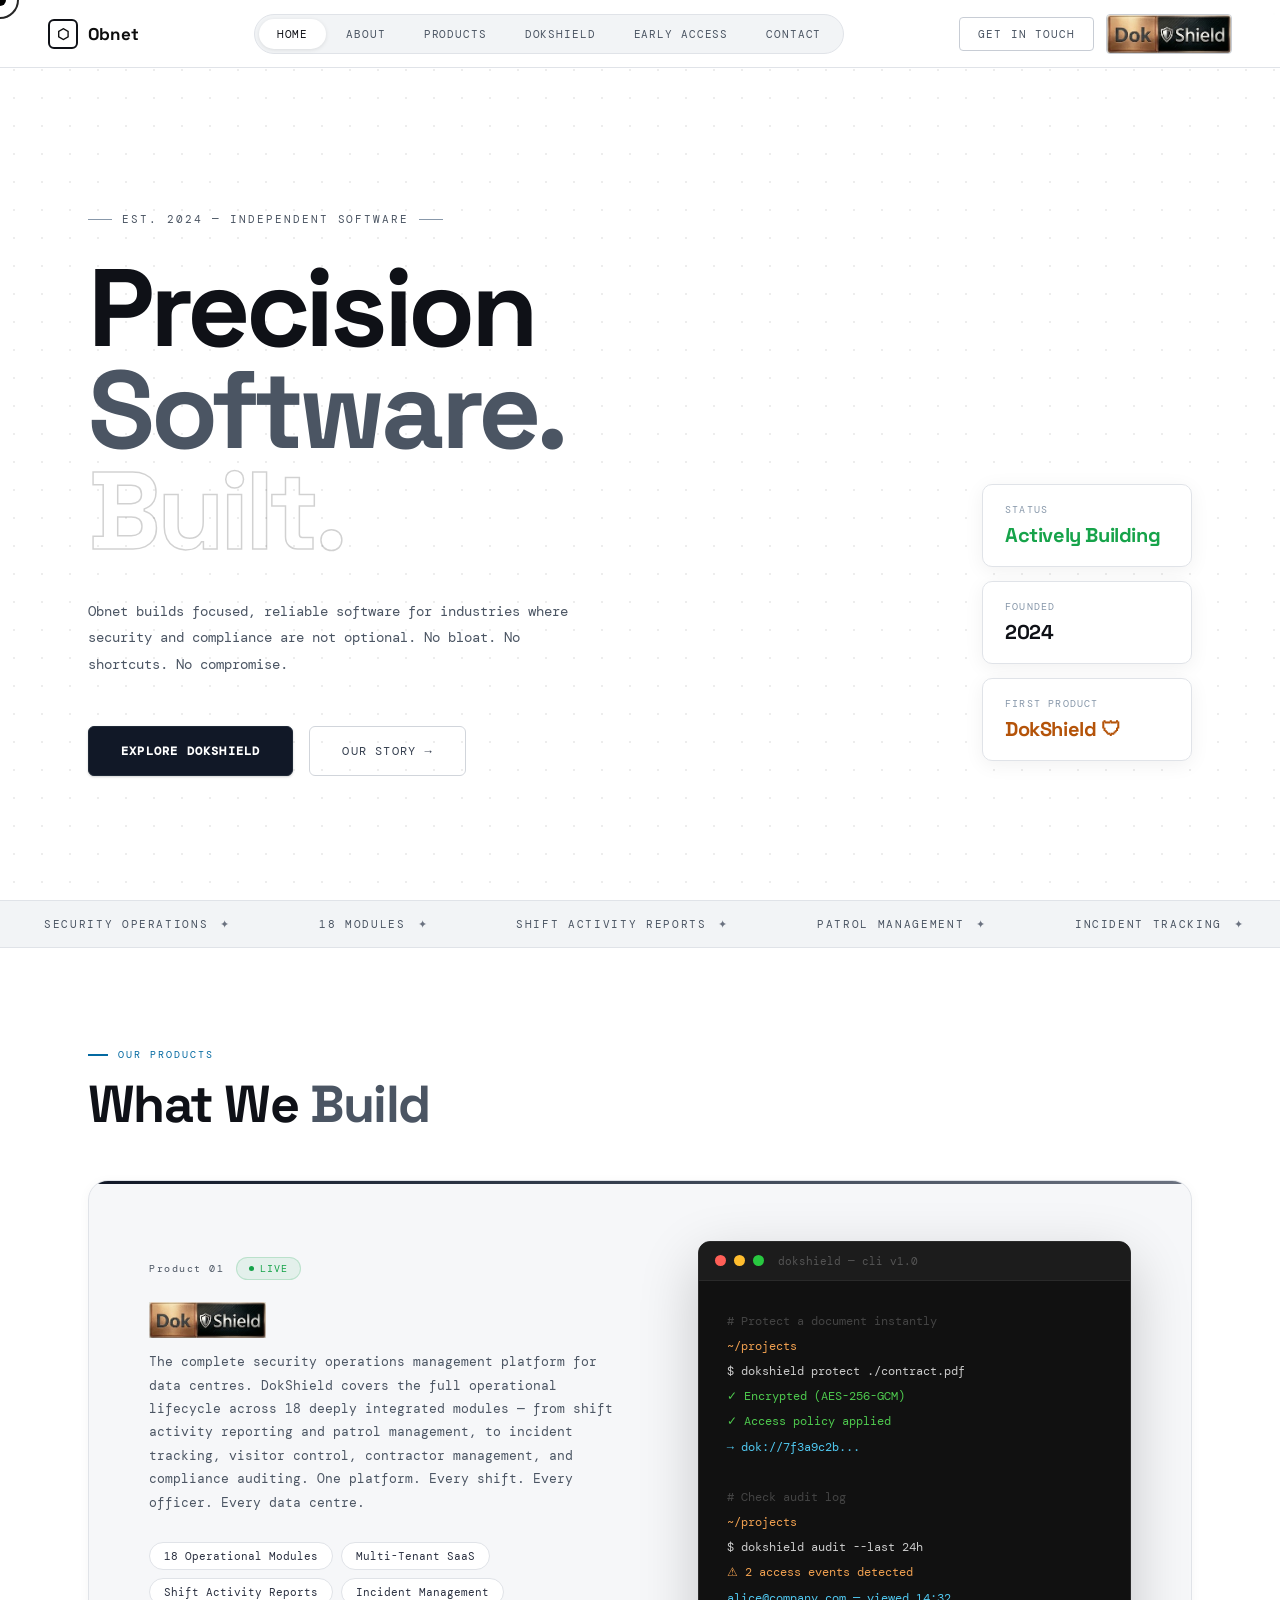
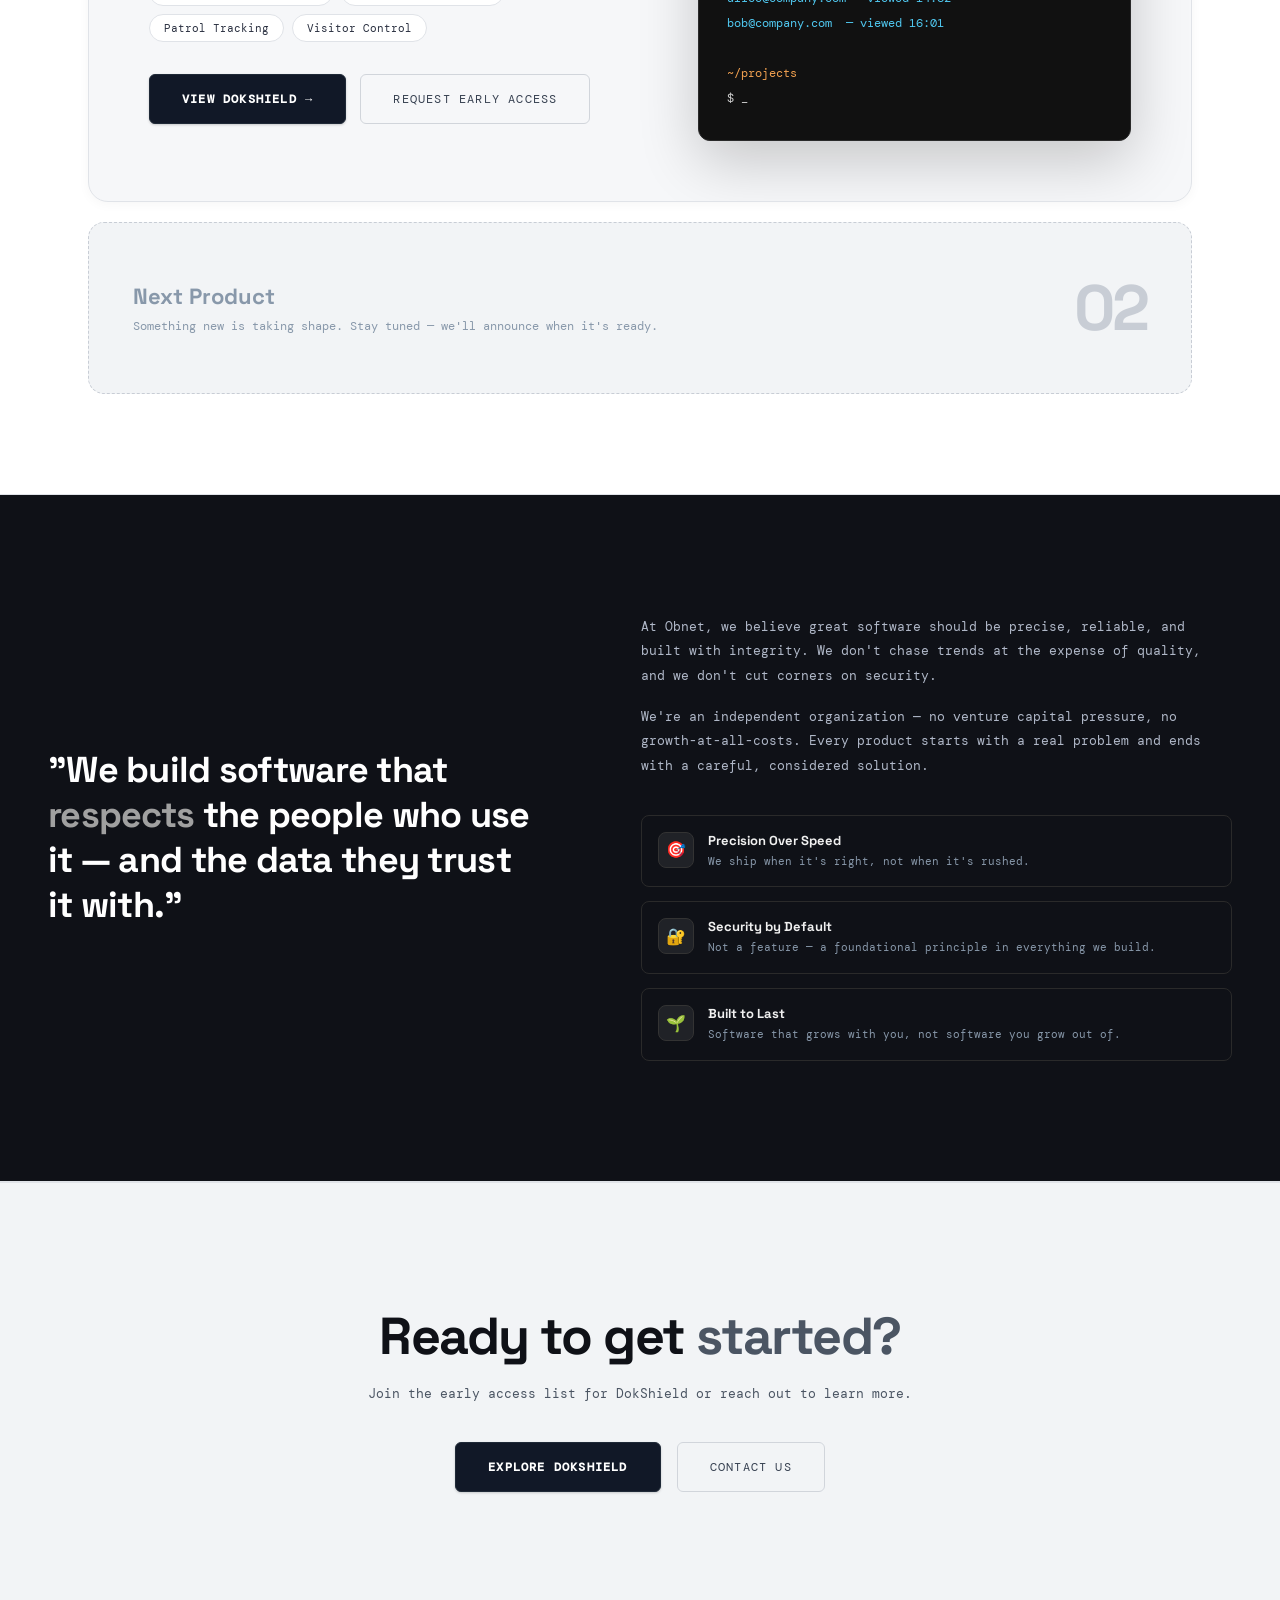
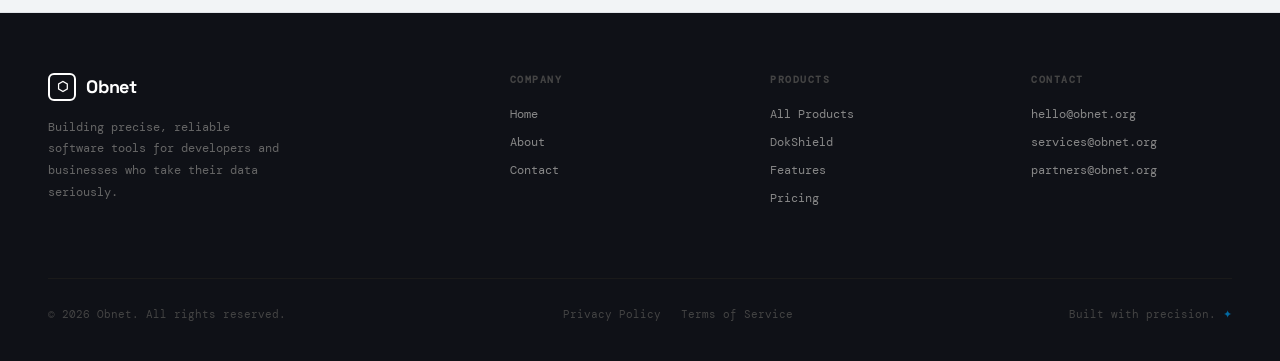
<file: index.html>
<!DOCTYPE html>
<html lang="en">
<head>
<meta charset="UTF-8">
<meta name="viewport" content="width=device-width, initial-scale=1.0">
<title>Obnet — Building Tomorrow's Software</title>
<link href="https://fonts.googleapis.com/css2?family=DM+Mono:ital,wght@0,300;0,400;0,500;1,300&family=Space+Grotesk:wght@400;500;600;700&display=swap" rel="stylesheet">
<link rel="stylesheet" href="styles.css">
</head>
<body>
<div class="cursor" id="cursor"></div>
<div class="cursor-ring" id="cursorRing"></div>

<!-- SHARED NAV -->
<nav id="navbar">
  <a class="nav-logo" href="index.html">
    <div class="nav-logo-icon">⬡</div>
    Obnet
  </a>
  <div class="nav-center">
    <a id="nav-home" href="index.html">Home</a>
    <a id="nav-about" href="about.html">About</a>
    <a id="nav-products" href="products.html">Products</a>
    <a id="nav-dokshield" href="dokshield.html">DokShield</a>
    <a id="nav-earlyaccess" href="earlyaccess.html">Early Access</a>
    <a id="nav-contact" href="contact.html">Contact</a>
  </div>
  <div class="nav-right">
    <button class="nav-contact-btn" onclick="showPage('contact')">Get in Touch</button>
    <button class="nav-cta-btn" onclick="showPage('dokshield')" style="display:flex;align-items:center;"><img src="dokshield-logo.png" alt="DokShield" style="height:38px;display:block;"></button>
  </div>
  <button class="nav-hamburger" id="navHamburger" aria-label="Toggle navigation" onclick="toggleMobileMenu()">
    <span></span><span></span><span></span>
  </button>
</nav>
<div class="mobile-menu" id="mobileMenu">
  <a href="index.html" data-page="home">Home</a>
  <a href="about.html" data-page="about">About</a>
  <a href="products.html" data-page="products">Products</a>
  <a href="dokshield.html" data-page="dokshield">DokShield</a>
  <a href="earlyaccess.html" data-page="earlyaccess">Early Access</a>
  <a href="contact.html" data-page="contact">Contact</a>
  <div class="mobile-menu-divider"></div>
  <div class="mobile-menu-actions">
    <button class="nav-contact-btn" onclick="closeMobileMenu();showPage('contact')">Get in Touch</button>
    <button class="nav-cta-btn" onclick="closeMobileMenu();showPage('dokshield')" style="display:flex;align-items:center;gap:8px;"><img src="dokshield-logo.png" alt="DokShield" style="height:18px;vertical-align:middle;filter:brightness(1.1);"> <span>→</span></button>
  </div>
</div>

<!-- PAGE CONTENT -->
<div class="page active" id="page-home">

  <div class="hero">
    <div class="hero-eyebrow">Est. 2024 — Independent Software</div>
    <h1 class="hero-headline">
      <span class="word1">Precision</span>
      <span class="word2">Software.</span>
      <span class="word3">Built.</span>
    </h1>
    <p class="hero-sub">Obnet builds focused, reliable software for industries where security and compliance are not optional. No bloat. No shortcuts. No compromise.</p>
    <div class="hero-actions">
      <button class="btn-primary" onclick="showPage('dokshield')">Explore DokShield</button>
      <button class="btn-outline" onclick="showPage('about')">Our Story →</button>
    </div>

    <!-- Floating cards -->
    <div class="hero-float">
      <div class="float-card">
        <div class="float-card-label">Status</div>
        <div class="float-card-value green">Actively Building</div>
      </div>
      <div class="float-card">
        <div class="float-card-label">Founded</div>
        <div class="float-card-value cyan">2024</div>
      </div>
      <div class="float-card">
        <div class="float-card-label">First Product</div>
        <div class="float-card-value amber">DokShield 🛡</div>
      </div>
    </div>
  </div>

  <!-- Marquee -->
  <div class="marquee-strip">
    <div class="marquee-track">
      <div class="marquee-item">Security Operations <span>✦</span></div>
      <div class="marquee-item">18 Modules <span>✦</span></div>
      <div class="marquee-item">Shift Activity Reports <span>✦</span></div>
      <div class="marquee-item">Patrol Management <span>✦</span></div>
      <div class="marquee-item">Incident Tracking <span>✦</span></div>
      <div class="marquee-item">Visitor Control <span>✦</span></div>
      <div class="marquee-item">Audit & Compliance <span>✦</span></div>
      <div class="marquee-item">Multi-Tenant SaaS <span>✦</span></div>
      <div class="marquee-item">Security Operations <span>✦</span></div>
      <div class="marquee-item">18 Modules <span>✦</span></div>
      <div class="marquee-item">Shift Activity Reports <span>✦</span></div>
      <div class="marquee-item">Patrol Management <span>✦</span></div>
      <div class="marquee-item">Incident Tracking <span>✦</span></div>
      <div class="marquee-item">Visitor Control <span>✦</span></div>
      <div class="marquee-item">Audit & Compliance <span>✦</span></div>
      <div class="marquee-item">Multi-Tenant SaaS <span>✦</span></div>
    </div>
  </div>

  <!-- Products -->
  <div class="product-showcase">
    <div class="section-kicker reveal">Our Products</div>
    <div class="section-title reveal delay-1" style="margin-bottom:48px;">What We <span>Build</span></div>

    <div class="product-big-card reveal">
      <div>
        <div class="product-kicker">
          <span class="product-num">Product 01</span>
          <span class="live-badge">Live</span>
        </div>
        <img src="dokshield-logo.png" alt="DokShield" style="height:36px;display:block;margin-bottom:12px;">
        <p class="product-sub">The complete security operations management platform for data centres. DokShield covers the full operational lifecycle across 18 deeply integrated modules — from shift activity reporting and patrol management, to incident tracking, visitor control, contractor management, and compliance auditing. One platform. Every shift. Every officer. Every data centre.</p>
        <div class="feature-pills">
          <span class="feature-pill">18 Operational Modules</span>
          <span class="feature-pill">Multi-Tenant SaaS</span>
          <span class="feature-pill">Shift Activity Reports</span>
          <span class="feature-pill">Incident Management</span>
          <span class="feature-pill">Patrol Tracking</span>
          <span class="feature-pill">Visitor Control</span>
        </div>
        <div style="display:flex;gap:14px;flex-wrap:wrap;">
          <button class="btn-primary" onclick="showPage('dokshield')">View DokShield →</button>
          <button class="btn-outline" onclick="showPage('earlyaccess')">Request Early Access</button>
        </div>
      </div>
      <div class="terminal-wrap">
        <div class="terminal-top">
          <div class="t-btn" style="background:#ff5f57"></div>
          <div class="t-btn" style="background:#ffbd2e"></div>
          <div class="t-btn" style="background:#28c840"></div>
          <span>dokshield — cli v1.0</span>
        </div>
        <div class="terminal-body">
          <div class="t-c"># Protect a document instantly</div>
          <div class="t-p">~/projects</div><div class="t-cmd"> $ dokshield protect ./contract.pdf</div>
          <div class="t-ok">✓ Encrypted (AES-256-GCM)</div>
          <div class="t-ok">✓ Access policy applied</div>
          <div class="t-info">→ dok://7f3a9c2b...</div>
          <div>&nbsp;</div>
          <div class="t-c"># Check audit log</div>
          <div class="t-p">~/projects</div><div class="t-cmd"> $ dokshield audit --last 24h</div>
          <div class="t-warn">⚠ 2 access events detected</div>
          <div class="t-info">  alice@company.com — viewed 14:32</div>
          <div class="t-info">  bob@company.com &nbsp;— viewed 16:01</div>
          <div>&nbsp;</div>
          <div class="t-p">~/projects</div><div class="t-cmd"> $ <span class="t-blink">_</span></div>
        </div>
      </div>
    </div>

    <div class="coming-card reveal delay-1">
      <div class="coming-text">
        <h4>Next Product</h4>
        <p>Something new is taking shape. Stay tuned — we'll announce when it's ready.</p>
      </div>
      <div class="coming-num">02</div>
    </div>
  </div>

  <!-- Mission -->
  <div class="mission-band">
    <div class="mission-inner">
      <div class="mission-quote reveal">
        "We build software that <em>respects</em> the people who use it — and the data they trust it with."
      </div>
      <div class="mission-right">
        <div class="mission-body reveal">
          <p>At Obnet, we believe great software should be precise, reliable, and built with integrity. We don't chase trends at the expense of quality, and we don't cut corners on security.</p>
          <p>We're an independent organization — no venture capital pressure, no growth-at-all-costs. Every product starts with a real problem and ends with a careful, considered solution.</p>
        </div>
        <div class="principle-row reveal delay-2">
          <div class="principle-item">
            <div class="principle-icon">🎯</div>
            <div class="principle-text">
              <h5>Precision Over Speed</h5>
              <p>We ship when it's right, not when it's rushed.</p>
            </div>
          </div>
          <div class="principle-item">
            <div class="principle-icon">🔐</div>
            <div class="principle-text">
              <h5>Security by Default</h5>
              <p>Not a feature — a foundational principle in everything we build.</p>
            </div>
          </div>
          <div class="principle-item">
            <div class="principle-icon">🌱</div>
            <div class="principle-text">
              <h5>Built to Last</h5>
              <p>Software that grows with you, not software you grow out of.</p>
            </div>
          </div>
        </div>
      </div>
    </div>
  </div>

  <div class="cta-band">
    <h3 class="reveal">Ready to get <span>started?</span></h3>
    <p class="reveal delay-1">Join the early access list for DokShield or reach out to learn more.</p>
    <div class="cta-btn-group reveal delay-2">
      <button class="btn-primary" onclick="showPage('dokshield')">Explore DokShield</button>
      <button class="btn-outline" onclick="showPage('contact')">Contact Us</button>
    </div>
  </div>

</div>

<!-- SHARED FOOTER -->
<footer>
  <div class="footer-top">
    <div class="footer-brand-col">
      <div class="footer-logo">
        <div class="footer-logo-icon">⬡</div>
        Obnet
      </div>
      <p>Building precise, reliable software tools for developers and businesses who take their data seriously.</p>
    </div>
    <div class="footer-col">
      <h5>Company</h5>
      <a href="index.html">Home</a>
      <a href="about.html">About</a>
      <a href="contact.html">Contact</a>
    </div>
    <div class="footer-col">
      <h5>Products</h5>
      <a href="products.html">All Products</a>
      <a href="dokshield.html">DokShield</a>
      <a href="dokshield.html">Features</a>
      <a href="dokshield.html">Pricing</a>
    </div>
    <div class="footer-col">
      <h5>Contact</h5>
      <a href="mailto:hello@obnet.org">hello@obnet.org</a>
      <a href="mailto:services@obnet.org">services@obnet.org</a>
      <a href="mailto:partners@obnet.org">partners@obnet.org</a>
    </div>
  </div>
  <div class="footer-bottom">
    <p>© 2026 Obnet. All rights reserved.</p>
    <div style="display:flex;gap:20px;">
      <a href="#" onclick="showPrivacy()">Privacy Policy</a>
      <a href="#" onclick="showTerms()">Terms of Service</a>
    </div>
    <p>Built with precision. <span style="color:var(--accent);">✦</span></p>
  </div>
</footer>

<!-- SHARED MODALS -->
<div id="modal-privacy" style="display:none;position:fixed;inset:0;background:rgba(0,0,0,0.6);z-index:9000;overflow-y:auto;">
  <div style="background:#fff;max-width:700px;margin:60px auto;border-radius:16px;padding:48px;position:relative;">
    <button onclick="document.getElementById('modal-privacy').style.display='none'" style="position:absolute;top:20px;right:24px;background:none;border:none;font-size:22px;cursor:pointer;color:#888;">✕</button>
    <h2 style="font-size:28px;font-weight:800;margin-bottom:24px;">Privacy Policy</h2>
    <p style="font-family:'DM Mono',monospace;font-size:13px;color:#555;line-height:1.9;margin-bottom:16px;"><strong>Last updated: March 2026</strong></p>
    <p style="font-family:'DM Mono',monospace;font-size:13px;color:#555;line-height:1.9;margin-bottom:16px;">Obnet ("we", "us", or "our") operates obnet.org and the DokShield platform. This policy explains how we collect, use, and protect your information.</p>
    <p style="font-family:'DM Mono',monospace;font-size:13px;color:#555;line-height:1.9;margin-bottom:16px;"><strong>Information We Collect:</strong> We collect information you provide directly to us, such as your name, email address, and company when you contact us or request access to DokShield.</p>
    <p style="font-family:'DM Mono',monospace;font-size:13px;color:#555;line-height:1.9;margin-bottom:16px;"><strong>How We Use It:</strong> We use your information solely to respond to your enquiries and provide access to our products. We do not sell or share your data with third parties.</p>
    <p style="font-family:'DM Mono',monospace;font-size:13px;color:#555;line-height:1.9;margin-bottom:16px;"><strong>Data Security:</strong> We implement industry-standard security measures to protect your personal information.</p>
    <p style="font-family:'DM Mono',monospace;font-size:13px;color:#555;line-height:1.9;margin-bottom:16px;"><strong>Contact:</strong> For privacy-related enquiries, contact us at <a href="mailto:hello@obnet.org">hello@obnet.org</a></p>
    <p style="font-family:'DM Mono',monospace;font-size:11px;color:#aaa;margin-top:24px;">This policy will be updated as the platform develops. We will notify users of material changes.</p>
  </div>
</div>
<div id="modal-terms" style="display:none;position:fixed;inset:0;background:rgba(0,0,0,0.6);z-index:9000;overflow-y:auto;">
  <div style="background:#fff;max-width:700px;margin:60px auto;border-radius:16px;padding:48px;position:relative;">
    <button onclick="document.getElementById('modal-terms').style.display='none'" style="position:absolute;top:20px;right:24px;background:none;border:none;font-size:22px;cursor:pointer;color:#888;">✕</button>
    <h2 style="font-size:28px;font-weight:800;margin-bottom:24px;">Terms of Service</h2>
    <p style="font-family:'DM Mono',monospace;font-size:13px;color:#555;line-height:1.9;margin-bottom:16px;"><strong>Last updated: March 2026</strong></p>
    <p style="font-family:'DM Mono',monospace;font-size:13px;color:#555;line-height:1.9;margin-bottom:16px;">By accessing obnet.org or using DokShield, you agree to these terms. If you do not agree, please do not use our services.</p>
    <p style="font-family:'DM Mono',monospace;font-size:13px;color:#555;line-height:1.9;margin-bottom:16px;"><strong>Use of Services:</strong> You agree to use our services only for lawful purposes and in accordance with these terms.</p>
    <p style="font-family:'DM Mono',monospace;font-size:13px;color:#555;line-height:1.9;margin-bottom:16px;"><strong>Intellectual Property:</strong> All content, branding, and software on this site is the property of Obnet and may not be reproduced without permission.</p>
    <p style="font-family:'DM Mono',monospace;font-size:13px;color:#555;line-height:1.9;margin-bottom:16px;"><strong>Disclaimer:</strong> DokShield is currently in development. Features and pricing are subject to change. We are not liable for any damages arising from use of early access versions.</p>
    <p style="font-family:'DM Mono',monospace;font-size:13px;color:#555;line-height:1.9;margin-bottom:16px;"><strong>Contact:</strong> For terms-related enquiries, contact us at <a href="mailto:hello@obnet.org">hello@obnet.org</a></p>
    <p style="font-family:'DM Mono',monospace;font-size:11px;color:#aaa;margin-top:24px;">These terms will be updated as the platform develops. Continued use of the service constitutes acceptance of updated terms.</p>
  </div>
</div>

<script>const CURRENT_PAGE = 'home';</script>
<script src="main.js"></script>
</body>
</html>
</file>
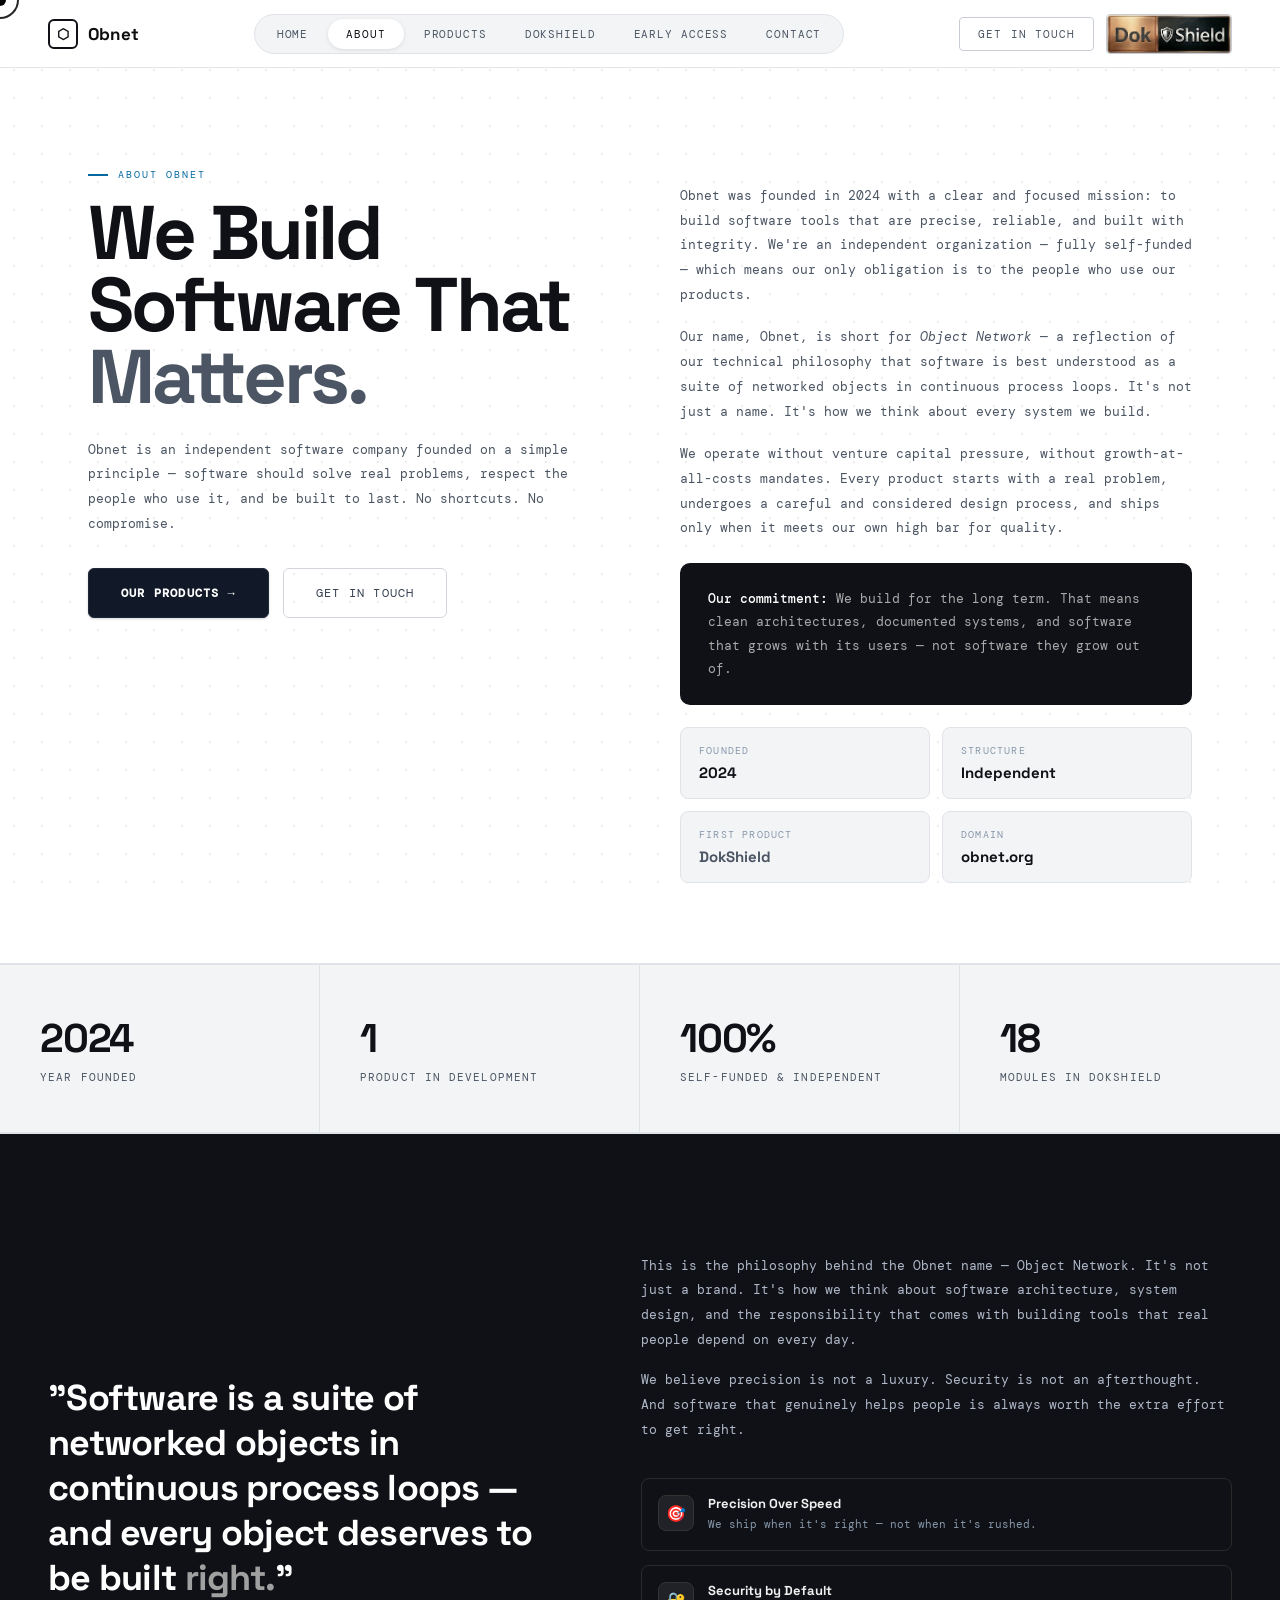
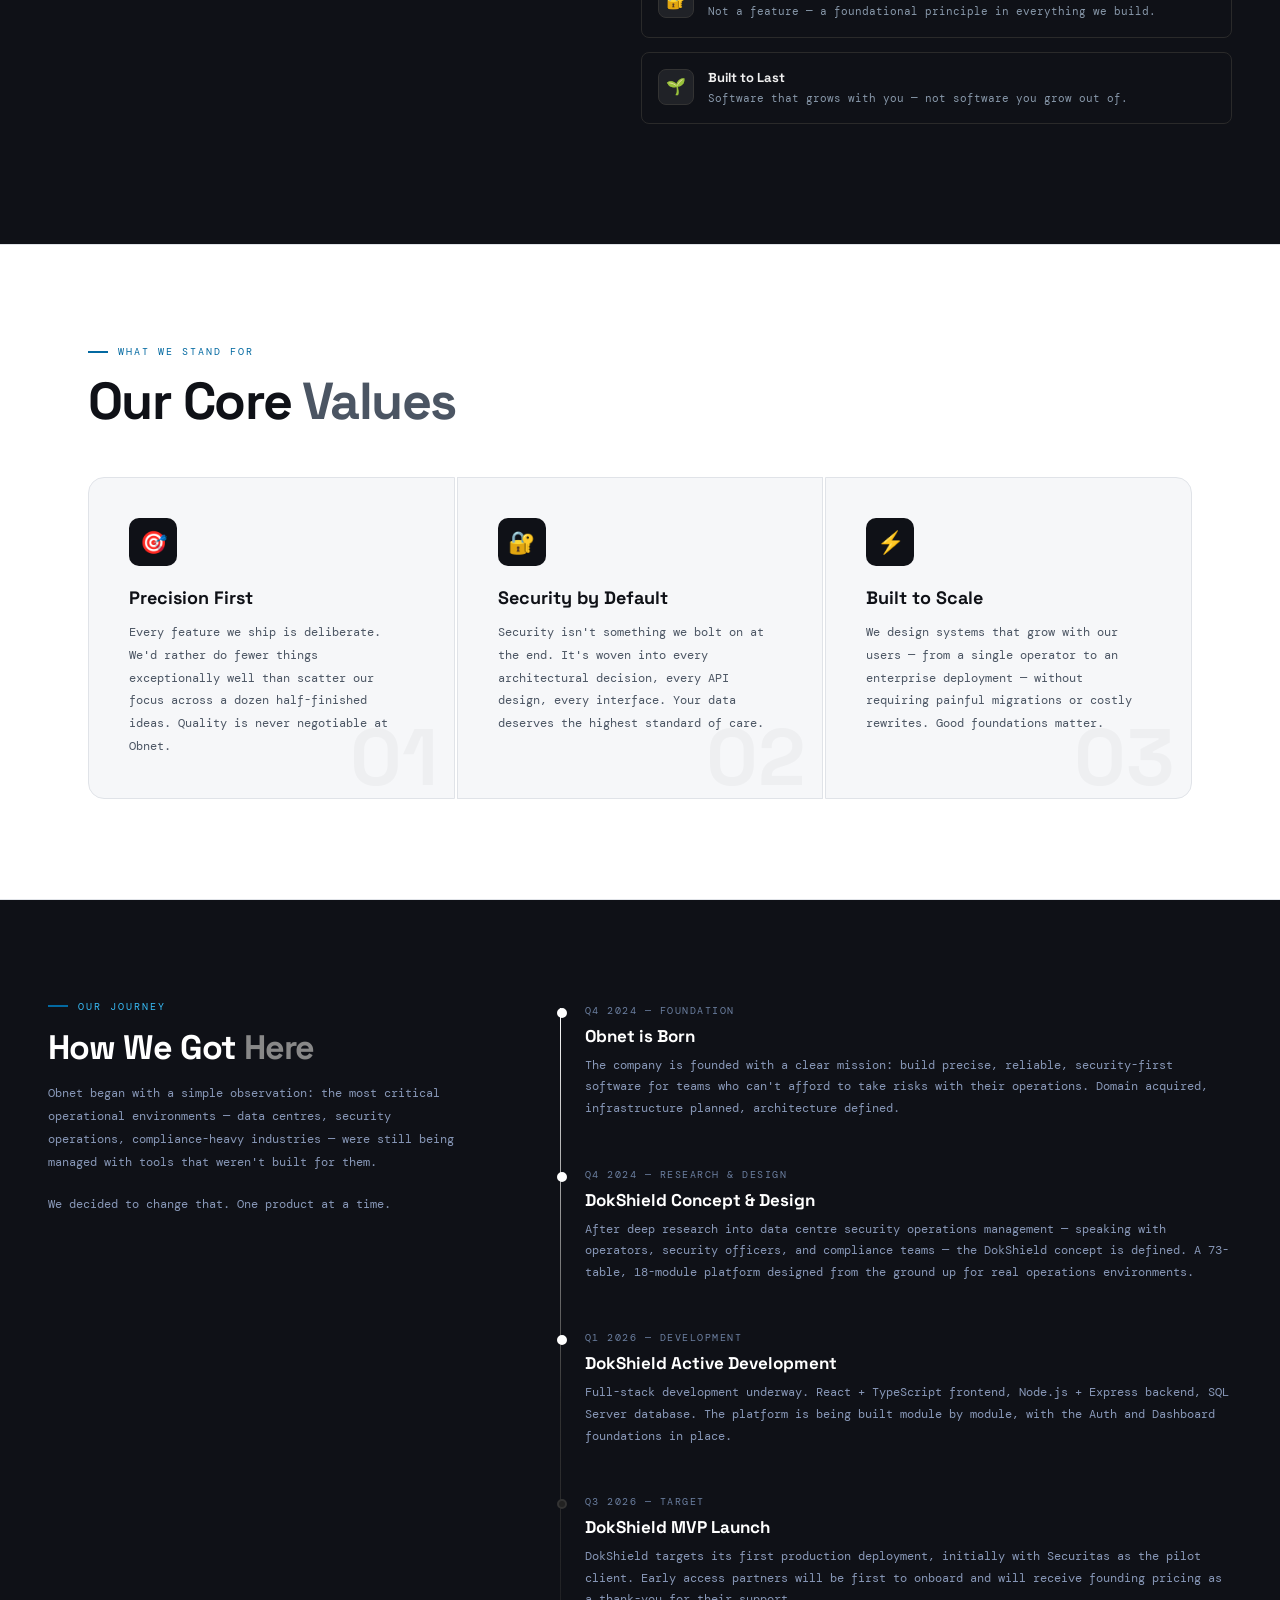
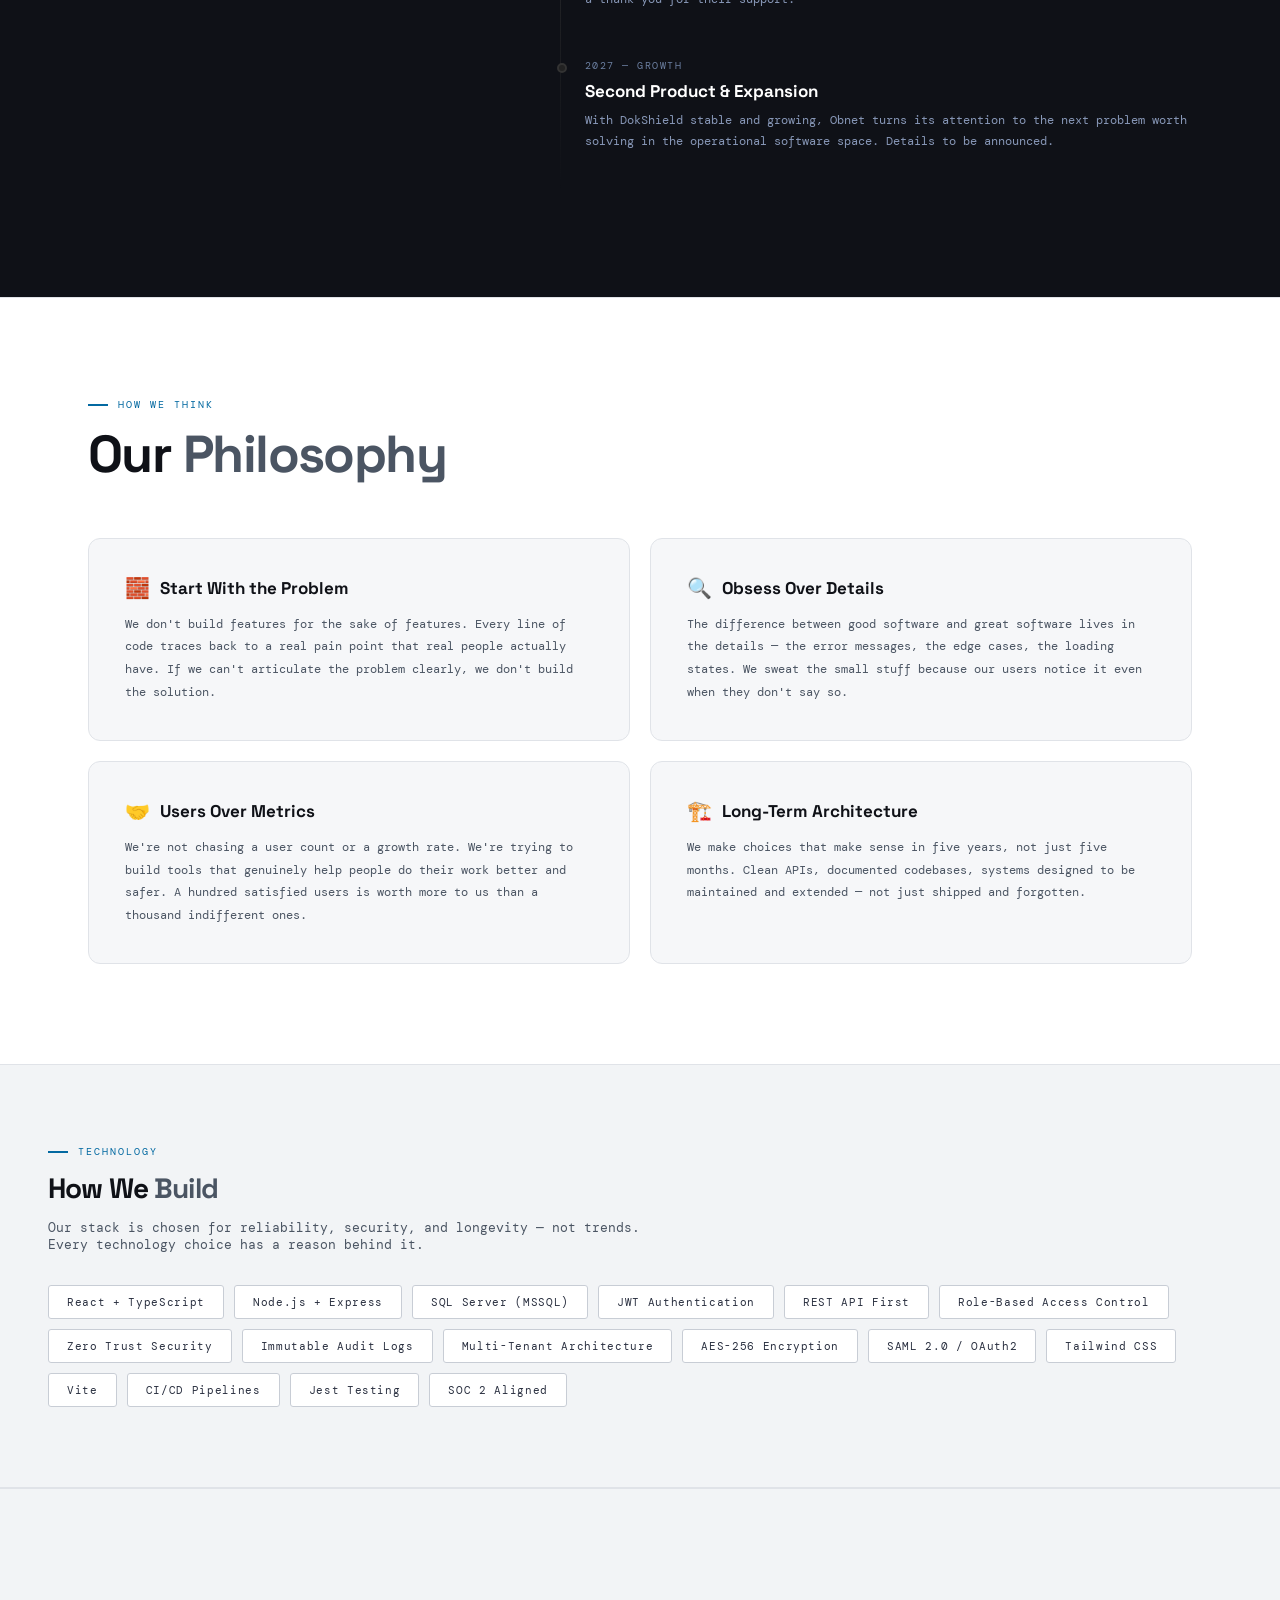
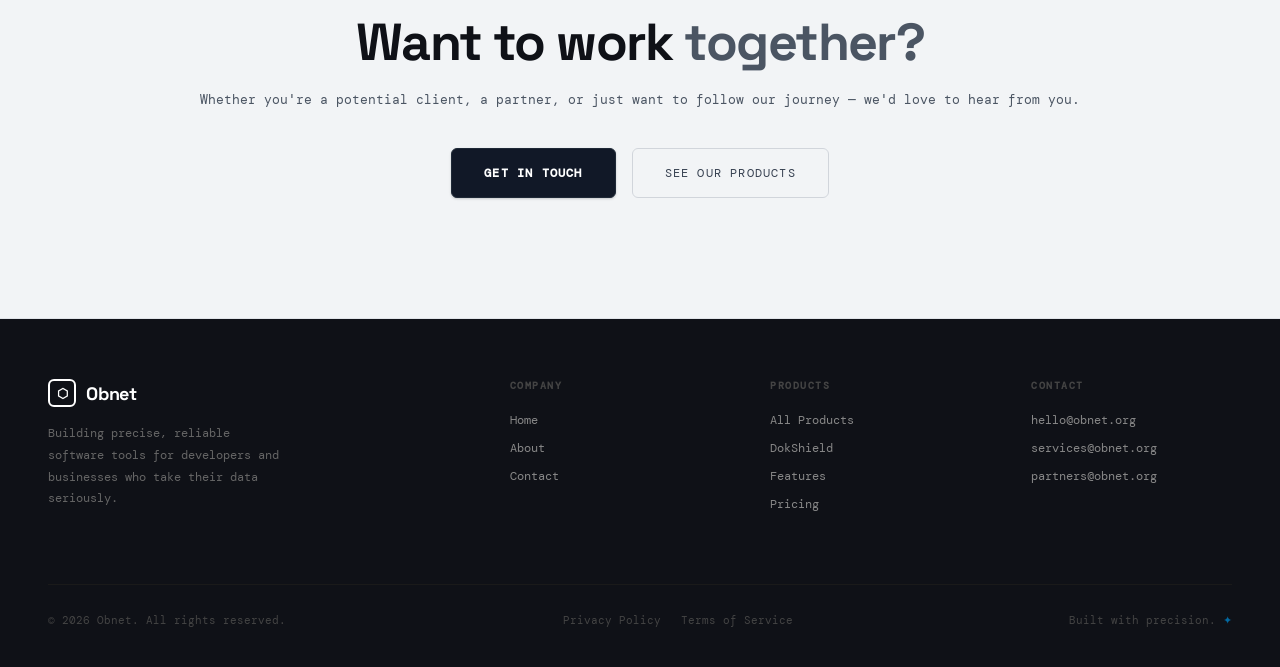
<file: about.html>
<!DOCTYPE html>
<html lang="en">
<head>
<meta charset="UTF-8">
<meta name="viewport" content="width=device-width, initial-scale=1.0">
<title>About — Obnet</title>
<link href="https://fonts.googleapis.com/css2?family=DM+Mono:ital,wght@0,300;0,400;0,500;1,300&family=Space+Grotesk:wght@400;500;600;700&display=swap" rel="stylesheet">
<link rel="stylesheet" href="styles.css">
</head>
<body>
<div class="cursor" id="cursor"></div>
<div class="cursor-ring" id="cursorRing"></div>

<!-- SHARED NAV -->
<nav id="navbar">
  <a class="nav-logo" href="index.html">
    <div class="nav-logo-icon">⬡</div>
    Obnet
  </a>
  <div class="nav-center">
    <a id="nav-home" href="index.html">Home</a>
    <a id="nav-about" href="about.html">About</a>
    <a id="nav-products" href="products.html">Products</a>
    <a id="nav-dokshield" href="dokshield.html">DokShield</a>
    <a id="nav-earlyaccess" href="earlyaccess.html">Early Access</a>
    <a id="nav-contact" href="contact.html">Contact</a>
  </div>
  <div class="nav-right">
    <button class="nav-contact-btn" onclick="showPage('contact')">Get in Touch</button>
    <button class="nav-cta-btn" onclick="showPage('dokshield')" style="display:flex;align-items:center;"><img src="dokshield-logo.png" alt="DokShield" style="height:38px;display:block;"></button>
  </div>
  <button class="nav-hamburger" id="navHamburger" aria-label="Toggle navigation" onclick="toggleMobileMenu()">
    <span></span><span></span><span></span>
  </button>
</nav>
<div class="mobile-menu" id="mobileMenu">
  <a href="index.html" data-page="home">Home</a>
  <a href="about.html" data-page="about">About</a>
  <a href="products.html" data-page="products">Products</a>
  <a href="dokshield.html" data-page="dokshield">DokShield</a>
  <a href="earlyaccess.html" data-page="earlyaccess">Early Access</a>
  <a href="contact.html" data-page="contact">Contact</a>
  <div class="mobile-menu-divider"></div>
  <div class="mobile-menu-actions">
    <button class="nav-contact-btn" onclick="closeMobileMenu();showPage('contact')">Get in Touch</button>
    <button class="nav-cta-btn" onclick="closeMobileMenu();showPage('dokshield')" style="display:flex;align-items:center;gap:8px;"><img src="dokshield-logo.png" alt="DokShield" style="height:18px;vertical-align:middle;filter:brightness(1.1);"> <span>→</span></button>
  </div>
</div>

<!-- PAGE CONTENT -->
<div class="page active" id="page-about">

  <!-- HERO -->
  <div class="about-hero-wrap">
    <div class="about-hero">
      <div class="about-hero-left">
        <div class="section-kicker">About Obnet</div>
        <h2>We Build<br>Software That<br><span>Matters.</span></h2>
        <p class="about-hero-intro">Obnet is an independent software company founded on a simple principle — software should solve real problems, respect the people who use it, and be built to last. No shortcuts. No compromise.</p>
        <div style="margin-top:32px;display:flex;gap:14px;flex-wrap:wrap;">
          <button class="btn-primary" onclick="showPage('products')">Our Products →</button>
          <button class="btn-outline" onclick="showPage('contact')">Get in Touch</button>
        </div>
      </div>
      <div class="about-hero-right">
        <p>Obnet was founded in 2024 with a clear and focused mission: to build software tools that are precise, reliable, and built with integrity. We're an independent organization — fully self-funded — which means our only obligation is to the people who use our products.</p>
        <p>Our name, Obnet, is short for <em>Object Network</em> — a reflection of our technical philosophy that software is best understood as a suite of networked objects in continuous process loops. It's not just a name. It's how we think about every system we build.</p>
        <p>We operate without venture capital pressure, without growth-at-all-costs mandates. Every product starts with a real problem, undergoes a careful and considered design process, and ships only when it meets our own high bar for quality.</p>
        <div class="about-highlight-box">
          <p><strong>Our commitment:</strong> We build for the long term. That means clean architectures, documented systems, and software that grows with its users — not software they grow out of.</p>
        </div>
        <div class="about-quick-facts">
          <div class="about-fact">
            <div class="about-fact-label">Founded</div>
            <div class="about-fact-value">2024</div>
          </div>
          <div class="about-fact">
            <div class="about-fact-label">Structure</div>
            <div class="about-fact-value">Independent</div>
          </div>
          <div class="about-fact">
            <div class="about-fact-label">First Product</div>
            <div class="about-fact-value"><span>DokShield</span></div>
          </div>
          <div class="about-fact">
            <div class="about-fact-label">Domain</div>
            <div class="about-fact-value">obnet.org</div>
          </div>
        </div>
      </div>
    </div>
  </div>

  <!-- STATS -->
  <div class="stats-row">
    <div class="stat-box reveal">
      <div class="stat-num">2024</div>
      <div class="stat-label">Year Founded</div>
    </div>
    <div class="stat-box reveal delay-1">
      <div class="stat-num">1</div>
      <div class="stat-label">Product in Development</div>
    </div>
    <div class="stat-box reveal delay-2">
      <div class="stat-num">100%</div>
      <div class="stat-label">Self-Funded & Independent</div>
    </div>
    <div class="stat-box reveal delay-3">
      <div class="stat-num">18</div>
      <div class="stat-label">Modules in DokShield</div>
    </div>
  </div>

  <!-- MISSION STATEMENT -->
  <div class="mission-band">
    <div class="mission-inner">
      <div class="mission-quote reveal">
        "Software is a suite of networked objects in continuous process loops — and every object deserves to be built <em>right.</em>"
      </div>
      <div class="mission-right">
        <div class="mission-body reveal">
          <p>This is the philosophy behind the Obnet name — Object Network. It's not just a brand. It's how we think about software architecture, system design, and the responsibility that comes with building tools that real people depend on every day.</p>
          <p>We believe precision is not a luxury. Security is not an afterthought. And software that genuinely helps people is always worth the extra effort to get right.</p>
        </div>
        <div class="principle-row reveal delay-2">
          <div class="principle-item">
            <div class="principle-icon">🎯</div>
            <div class="principle-text">
              <h5>Precision Over Speed</h5>
              <p>We ship when it's right — not when it's rushed.</p>
            </div>
          </div>
          <div class="principle-item">
            <div class="principle-icon">🔐</div>
            <div class="principle-text">
              <h5>Security by Default</h5>
              <p>Not a feature — a foundational principle in everything we build.</p>
            </div>
          </div>
          <div class="principle-item">
            <div class="principle-icon">🌱</div>
            <div class="principle-text">
              <h5>Built to Last</h5>
              <p>Software that grows with you — not software you grow out of.</p>
            </div>
          </div>
        </div>
      </div>
    </div>
  </div>

  <!-- CORE VALUES -->
  <div class="values-section">
    <div class="section-kicker reveal">What We Stand For</div>
    <div class="section-title reveal delay-1">Our Core <span>Values</span></div>
    <div class="values-grid" style="margin-top:48px;">
      <div class="value-card reveal delay-1" data-n="01">
        <div class="value-icon-wrap">🎯</div>
        <h4>Precision First</h4>
        <p>Every feature we ship is deliberate. We'd rather do fewer things exceptionally well than scatter our focus across a dozen half-finished ideas. Quality is never negotiable at Obnet.</p>
      </div>
      <div class="value-card reveal delay-2" data-n="02">
        <div class="value-icon-wrap">🔐</div>
        <h4>Security by Default</h4>
        <p>Security isn't something we bolt on at the end. It's woven into every architectural decision, every API design, every interface. Your data deserves the highest standard of care.</p>
      </div>
      <div class="value-card reveal delay-3" data-n="03">
        <div class="value-icon-wrap">⚡</div>
        <h4>Built to Scale</h4>
        <p>We design systems that grow with our users — from a single operator to an enterprise deployment — without requiring painful migrations or costly rewrites. Good foundations matter.</p>
      </div>
    </div>
  </div>

  <!-- STORY & TIMELINE -->
  <div class="story-section">
    <div class="story-inner">
      <div class="story-left reveal">
        <div class="section-kicker">Our Journey</div>
        <h3>How We Got <span>Here</span></h3>
        <p>Obnet began with a simple observation: the most critical operational environments — data centres, security operations, compliance-heavy industries — were still being managed with tools that weren't built for them.</p>
        <p>We decided to change that. One product at a time.</p>
      </div>
      <div class="timeline reveal delay-2">
        <div class="tl-item active">
          <div class="tl-date">Q4 2024 — Foundation</div>
          <div class="tl-title">Obnet is Born</div>
          <div class="tl-body">The company is founded with a clear mission: build precise, reliable, security-first software for teams who can't afford to take risks with their operations. Domain acquired, infrastructure planned, architecture defined.</div>
        </div>
        <div class="tl-item active">
          <div class="tl-date">Q4 2024 — Research & Design</div>
          <div class="tl-title">DokShield Concept & Design</div>
          <div class="tl-body">After deep research into data centre security operations management — speaking with operators, security officers, and compliance teams — the DokShield concept is defined. A 73-table, 18-module platform designed from the ground up for real operations environments.</div>
        </div>
        <div class="tl-item active">
          <div class="tl-date">Q1 2026 — Development</div>
          <div class="tl-title">DokShield Active Development</div>
          <div class="tl-body">Full-stack development underway. React + TypeScript frontend, Node.js + Express backend, SQL Server database. The platform is being built module by module, with the Auth and Dashboard foundations in place.</div>
        </div>
        <div class="tl-item">
          <div class="tl-date">Q3 2026 — Target</div>
          <div class="tl-title">DokShield MVP Launch</div>
          <div class="tl-body">DokShield targets its first production deployment, initially with Securitas as the pilot client. Early access partners will be first to onboard and will receive founding pricing as a thank-you for their support.</div>
        </div>
        <div class="tl-item">
          <div class="tl-date">2027 — Growth</div>
          <div class="tl-title">Second Product & Expansion</div>
          <div class="tl-body">With DokShield stable and growing, Obnet turns its attention to the next problem worth solving in the operational software space. Details to be announced.</div>
        </div>
      </div>
    </div>
  </div>

  <!-- PHILOSOPHY -->
  <div class="philosophy-section">
    <div class="section-kicker reveal">How We Think</div>
    <div class="section-title reveal delay-1">Our <span>Philosophy</span></div>
    <div class="philosophy-grid">
      <div class="phil-card reveal delay-1">
        <h4><span>🧱</span> Start With the Problem</h4>
        <p>We don't build features for the sake of features. Every line of code traces back to a real pain point that real people actually have. If we can't articulate the problem clearly, we don't build the solution.</p>
      </div>
      <div class="phil-card reveal delay-2">
        <h4><span>🔍</span> Obsess Over Details</h4>
        <p>The difference between good software and great software lives in the details — the error messages, the edge cases, the loading states. We sweat the small stuff because our users notice it even when they don't say so.</p>
      </div>
      <div class="phil-card reveal delay-3">
        <h4><span>🤝</span> Users Over Metrics</h4>
        <p>We're not chasing a user count or a growth rate. We're trying to build tools that genuinely help people do their work better and safer. A hundred satisfied users is worth more to us than a thousand indifferent ones.</p>
      </div>
      <div class="phil-card reveal delay-4">
        <h4><span>🏗️</span> Long-Term Architecture</h4>
        <p>We make choices that make sense in five years, not just five months. Clean APIs, documented codebases, systems designed to be maintained and extended — not just shipped and forgotten.</p>
      </div>
    </div>
  </div>

  <!-- TECH STACK -->
  <div class="tech-band">
    <div class="tech-inner">
      <div class="section-kicker reveal">Technology</div>
      <div class="section-title reveal delay-1" style="font-size:28px;margin-top:8px;">How We <span>Build</span></div>
      <p style="font-family:'DM Mono',monospace;font-size:13px;color:var(--muted);margin-top:16px;max-width:600px;" class="reveal delay-2">Our stack is chosen for reliability, security, and longevity — not trends. Every technology choice has a reason behind it.</p>
      <div class="tech-grid reveal delay-3" style="margin-top:32px;">
        <span class="tech-tag">React + TypeScript</span>
        <span class="tech-tag">Node.js + Express</span>
        <span class="tech-tag">SQL Server (MSSQL)</span>
        <span class="tech-tag">JWT Authentication</span>
        <span class="tech-tag">REST API First</span>
        <span class="tech-tag">Role-Based Access Control</span>
        <span class="tech-tag">Zero Trust Security</span>
        <span class="tech-tag">Immutable Audit Logs</span>
        <span class="tech-tag">Multi-Tenant Architecture</span>
        <span class="tech-tag">AES-256 Encryption</span>
        <span class="tech-tag">SAML 2.0 / OAuth2</span>
        <span class="tech-tag">Tailwind CSS</span>
        <span class="tech-tag">Vite</span>
        <span class="tech-tag">CI/CD Pipelines</span>
        <span class="tech-tag">Jest Testing</span>
        <span class="tech-tag">SOC 2 Aligned</span>
      </div>
    </div>
  </div>

  <div class="cta-band">
    <h3 class="reveal">Want to work <span>together?</span></h3>
    <p class="reveal delay-1">Whether you're a potential client, a partner, or just want to follow our journey — we'd love to hear from you.</p>
    <div class="cta-btn-group reveal delay-2">
      <button class="btn-primary" onclick="showPage('contact')">Get in Touch</button>
      <button class="btn-outline" onclick="showPage('products')">See Our Products</button>
    </div>
  </div>

</div>

<!-- SHARED FOOTER -->
<footer>
  <div class="footer-top">
    <div class="footer-brand-col">
      <div class="footer-logo">
        <div class="footer-logo-icon">⬡</div>
        Obnet
      </div>
      <p>Building precise, reliable software tools for developers and businesses who take their data seriously.</p>
    </div>
    <div class="footer-col">
      <h5>Company</h5>
      <a href="index.html">Home</a>
      <a href="about.html">About</a>
      <a href="contact.html">Contact</a>
    </div>
    <div class="footer-col">
      <h5>Products</h5>
      <a href="products.html">All Products</a>
      <a href="dokshield.html">DokShield</a>
      <a href="dokshield.html">Features</a>
      <a href="dokshield.html">Pricing</a>
    </div>
    <div class="footer-col">
      <h5>Contact</h5>
      <a href="mailto:hello@obnet.org">hello@obnet.org</a>
      <a href="mailto:services@obnet.org">services@obnet.org</a>
      <a href="mailto:partners@obnet.org">partners@obnet.org</a>
    </div>
  </div>
  <div class="footer-bottom">
    <p>© 2026 Obnet. All rights reserved.</p>
    <div style="display:flex;gap:20px;">
      <a href="#" onclick="showPrivacy()">Privacy Policy</a>
      <a href="#" onclick="showTerms()">Terms of Service</a>
    </div>
    <p>Built with precision. <span style="color:var(--accent);">✦</span></p>
  </div>
</footer>

<!-- SHARED MODALS -->
<div id="modal-privacy" style="display:none;position:fixed;inset:0;background:rgba(0,0,0,0.6);z-index:9000;overflow-y:auto;">
  <div style="background:#fff;max-width:700px;margin:60px auto;border-radius:16px;padding:48px;position:relative;">
    <button onclick="document.getElementById('modal-privacy').style.display='none'" style="position:absolute;top:20px;right:24px;background:none;border:none;font-size:22px;cursor:pointer;color:#888;">✕</button>
    <h2 style="font-size:28px;font-weight:800;margin-bottom:24px;">Privacy Policy</h2>
    <p style="font-family:'DM Mono',monospace;font-size:13px;color:#555;line-height:1.9;margin-bottom:16px;"><strong>Last updated: March 2026</strong></p>
    <p style="font-family:'DM Mono',monospace;font-size:13px;color:#555;line-height:1.9;margin-bottom:16px;">Obnet ("we", "us", or "our") operates obnet.org and the DokShield platform. This policy explains how we collect, use, and protect your information.</p>
    <p style="font-family:'DM Mono',monospace;font-size:13px;color:#555;line-height:1.9;margin-bottom:16px;"><strong>Information We Collect:</strong> We collect information you provide directly to us, such as your name, email address, and company when you contact us or request access to DokShield.</p>
    <p style="font-family:'DM Mono',monospace;font-size:13px;color:#555;line-height:1.9;margin-bottom:16px;"><strong>How We Use It:</strong> We use your information solely to respond to your enquiries and provide access to our products. We do not sell or share your data with third parties.</p>
    <p style="font-family:'DM Mono',monospace;font-size:13px;color:#555;line-height:1.9;margin-bottom:16px;"><strong>Data Security:</strong> We implement industry-standard security measures to protect your personal information.</p>
    <p style="font-family:'DM Mono',monospace;font-size:13px;color:#555;line-height:1.9;margin-bottom:16px;"><strong>Contact:</strong> For privacy-related enquiries, contact us at <a href="mailto:hello@obnet.org">hello@obnet.org</a></p>
    <p style="font-family:'DM Mono',monospace;font-size:11px;color:#aaa;margin-top:24px;">This policy will be updated as the platform develops. We will notify users of material changes.</p>
  </div>
</div>
<div id="modal-terms" style="display:none;position:fixed;inset:0;background:rgba(0,0,0,0.6);z-index:9000;overflow-y:auto;">
  <div style="background:#fff;max-width:700px;margin:60px auto;border-radius:16px;padding:48px;position:relative;">
    <button onclick="document.getElementById('modal-terms').style.display='none'" style="position:absolute;top:20px;right:24px;background:none;border:none;font-size:22px;cursor:pointer;color:#888;">✕</button>
    <h2 style="font-size:28px;font-weight:800;margin-bottom:24px;">Terms of Service</h2>
    <p style="font-family:'DM Mono',monospace;font-size:13px;color:#555;line-height:1.9;margin-bottom:16px;"><strong>Last updated: March 2026</strong></p>
    <p style="font-family:'DM Mono',monospace;font-size:13px;color:#555;line-height:1.9;margin-bottom:16px;">By accessing obnet.org or using DokShield, you agree to these terms. If you do not agree, please do not use our services.</p>
    <p style="font-family:'DM Mono',monospace;font-size:13px;color:#555;line-height:1.9;margin-bottom:16px;"><strong>Use of Services:</strong> You agree to use our services only for lawful purposes and in accordance with these terms.</p>
    <p style="font-family:'DM Mono',monospace;font-size:13px;color:#555;line-height:1.9;margin-bottom:16px;"><strong>Intellectual Property:</strong> All content, branding, and software on this site is the property of Obnet and may not be reproduced without permission.</p>
    <p style="font-family:'DM Mono',monospace;font-size:13px;color:#555;line-height:1.9;margin-bottom:16px;"><strong>Disclaimer:</strong> DokShield is currently in development. Features and pricing are subject to change. We are not liable for any damages arising from use of early access versions.</p>
    <p style="font-family:'DM Mono',monospace;font-size:13px;color:#555;line-height:1.9;margin-bottom:16px;"><strong>Contact:</strong> For terms-related enquiries, contact us at <a href="mailto:hello@obnet.org">hello@obnet.org</a></p>
    <p style="font-family:'DM Mono',monospace;font-size:11px;color:#aaa;margin-top:24px;">These terms will be updated as the platform develops. Continued use of the service constitutes acceptance of updated terms.</p>
  </div>
</div>

<script>const CURRENT_PAGE = 'about';</script>
<script src="main.js"></script>
</body>
</html>
</file>
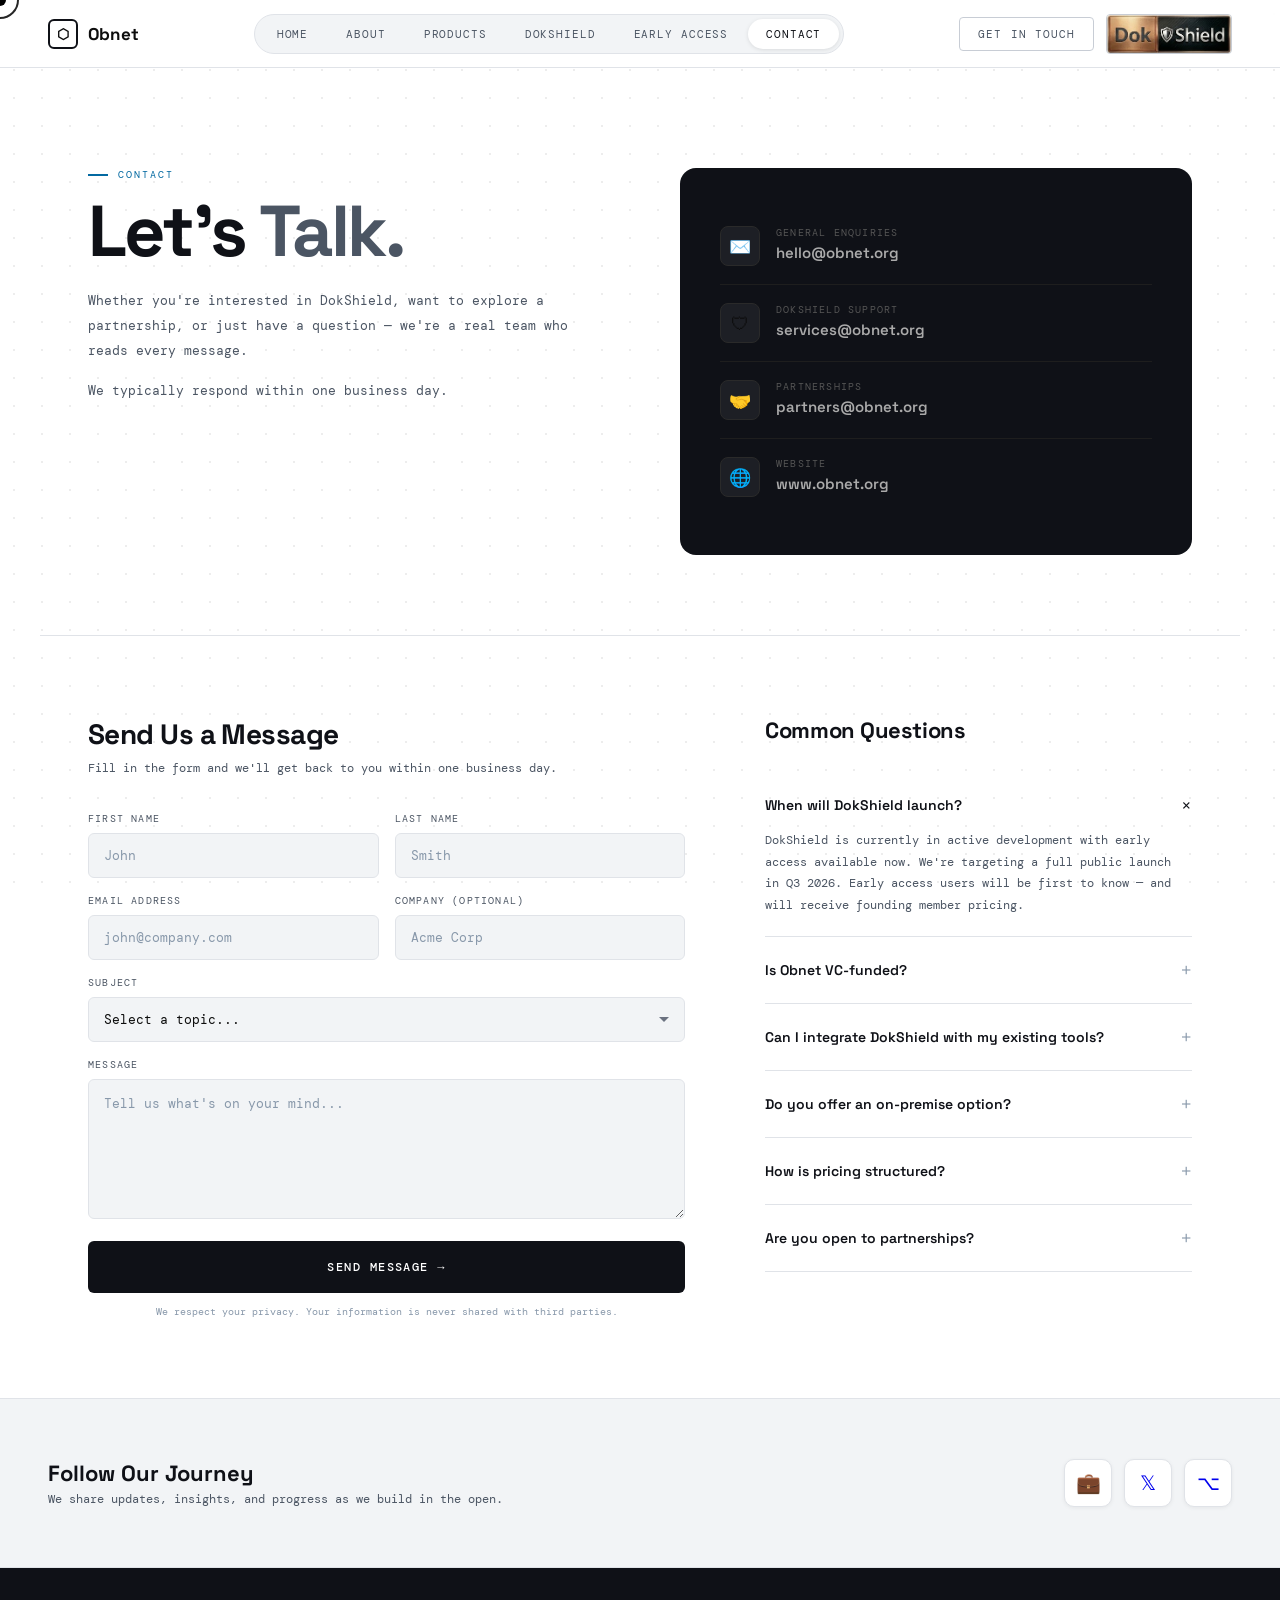
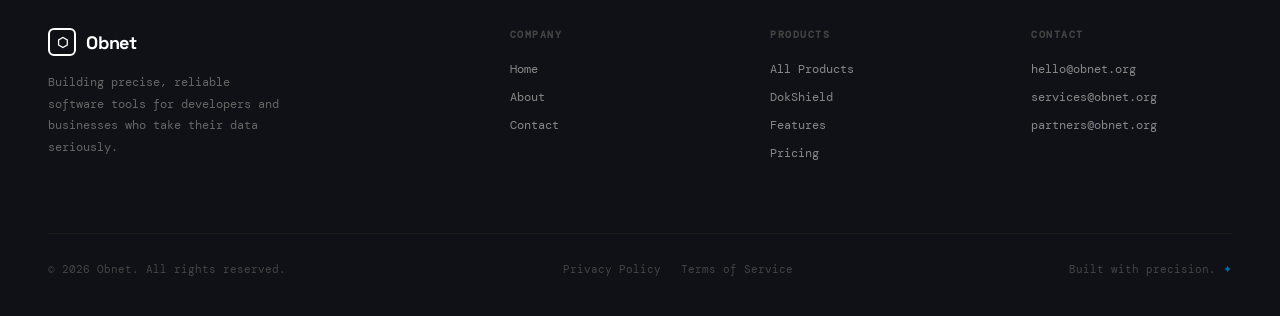
<file: contact.html>
<!DOCTYPE html>
<html lang="en">
<head>
<meta charset="UTF-8">
<meta name="viewport" content="width=device-width, initial-scale=1.0">
<title>Contact — Obnet</title>
<link href="https://fonts.googleapis.com/css2?family=DM+Mono:ital,wght@0,300;0,400;0,500;1,300&family=Space+Grotesk:wght@400;500;600;700&display=swap" rel="stylesheet">
<link rel="stylesheet" href="styles.css">
</head>
<body>
<div class="cursor" id="cursor"></div>
<div class="cursor-ring" id="cursorRing"></div>

<!-- SHARED NAV -->
<nav id="navbar">
  <a class="nav-logo" href="index.html">
    <div class="nav-logo-icon">⬡</div>
    Obnet
  </a>
  <div class="nav-center">
    <a id="nav-home" href="index.html">Home</a>
    <a id="nav-about" href="about.html">About</a>
    <a id="nav-products" href="products.html">Products</a>
    <a id="nav-dokshield" href="dokshield.html">DokShield</a>
    <a id="nav-earlyaccess" href="earlyaccess.html">Early Access</a>
    <a id="nav-contact" href="contact.html">Contact</a>
  </div>
  <div class="nav-right">
    <button class="nav-contact-btn" onclick="showPage('contact')">Get in Touch</button>
    <button class="nav-cta-btn" onclick="showPage('dokshield')" style="display:flex;align-items:center;"><img src="dokshield-logo.png" alt="DokShield" style="height:38px;display:block;"></button>
  </div>
  <button class="nav-hamburger" id="navHamburger" aria-label="Toggle navigation" onclick="toggleMobileMenu()">
    <span></span><span></span><span></span>
  </button>
</nav>
<div class="mobile-menu" id="mobileMenu">
  <a href="index.html" data-page="home">Home</a>
  <a href="about.html" data-page="about">About</a>
  <a href="products.html" data-page="products">Products</a>
  <a href="dokshield.html" data-page="dokshield">DokShield</a>
  <a href="earlyaccess.html" data-page="earlyaccess">Early Access</a>
  <a href="contact.html" data-page="contact">Contact</a>
  <div class="mobile-menu-divider"></div>
  <div class="mobile-menu-actions">
    <button class="nav-contact-btn" onclick="closeMobileMenu();showPage('contact')">Get in Touch</button>
    <button class="nav-cta-btn" onclick="closeMobileMenu();showPage('dokshield')" style="display:flex;align-items:center;gap:8px;"><img src="dokshield-logo.png" alt="DokShield" style="height:18px;vertical-align:middle;filter:brightness(1.1);"> <span>→</span></button>
  </div>
</div>

<!-- PAGE CONTENT -->
<div class="page active" id="page-contact">

  <div class="contact-hero">
    <div>
      <div class="section-kicker">Contact</div>
      <h2>Let's <span>Talk.</span></h2>
      <p>Whether you're interested in DokShield, want to explore a partnership, or just have a question — we're a real team who reads every message.</p>
      <p style="margin-top:16px;">We typically respond within one business day.</p>
    </div>
    <div class="contact-details-card">
      <div class="contact-detail-item">
        <div class="contact-detail-icon">✉️</div>
        <div>
          <div class="contact-detail-label">General Enquiries</div>
          <div class="contact-detail-value"><a href="mailto:hello@obnet.org">hello@obnet.org</a></div>
        </div>
      </div>
      <div class="contact-detail-item">
        <div class="contact-detail-icon">🛡</div>
        <div>
          <div class="contact-detail-label">DokShield Support</div>
          <div class="contact-detail-value"><a href="mailto:services@obnet.org">services@obnet.org</a></div>
        </div>
      </div>
      <div class="contact-detail-item">
        <div class="contact-detail-icon">🤝</div>
        <div>
          <div class="contact-detail-label">Partnerships</div>
          <div class="contact-detail-value"><a href="mailto:partners@obnet.org">partners@obnet.org</a></div>
        </div>
      </div>
      <div class="contact-detail-item">
        <div class="contact-detail-icon">🌐</div>
        <div>
          <div class="contact-detail-label">Website</div>
          <div class="contact-detail-value"><a href="#">www.obnet.org</a></div>
        </div>
      </div>
    </div>
  </div>

  <div class="contact-form-section">
    <div class="form-wrap reveal">
      <div class="form-title">Send Us a Message</div>
      <div class="form-sub">Fill in the form and we'll get back to you within one business day.</div>
      <div class="form-grid">
        <div class="form-group">
          <label class="form-label">First Name</label>
          <input class="form-input" type="text" placeholder="John">
        </div>
        <div class="form-group">
          <label class="form-label">Last Name</label>
          <input class="form-input" type="text" placeholder="Smith">
        </div>
        <div class="form-group">
          <label class="form-label">Email Address</label>
          <input class="form-input" type="email" placeholder="john@company.com">
        </div>
        <div class="form-group">
          <label class="form-label">Company (Optional)</label>
          <input class="form-input" type="text" placeholder="Acme Corp">
        </div>
        <div class="form-group full">
          <label class="form-label">Subject</label>
          <select class="form-select">
            <option value="">Select a topic...</option>
            <option>DokShield Early Access</option>
            <option>DokShield Support</option>
            <option>Partnership Enquiry</option>
            <option>General Question</option>
            <option>Press / Media</option>
            <option>Other</option>
          </select>
        </div>
        <div class="form-group full">
          <label class="form-label">Message</label>
          <textarea class="form-textarea" placeholder="Tell us what's on your mind..."></textarea>
        </div>
      </div>
      <button class="form-submit" onclick="handleFormSubmit(this)">Send Message →</button>
      <div class="form-note">We respect your privacy. Your information is never shared with third parties.</div>
    </div>

    <div class="faq-wrap reveal delay-2">
      <div class="faq-title">Common Questions</div>
      <div class="faq-item open" onclick="toggleFaq(this)">
        <div class="faq-q">When will DokShield launch? <span class="faq-arrow">+</span></div>
        <div class="faq-a">DokShield is currently in active development with early access available now. We're targeting a full public launch in Q3 2026. Early access users will be first to know — and will receive founding member pricing.</div>
      </div>
      <div class="faq-item" onclick="toggleFaq(this)">
        <div class="faq-q">Is Obnet VC-funded? <span class="faq-arrow">+</span></div>
        <div class="faq-a">No — Obnet is fully independent and self-funded. This means we answer only to our users, not investors. Our roadmap is shaped entirely by real user feedback.</div>
      </div>
      <div class="faq-item" onclick="toggleFaq(this)">
        <div class="faq-q">Can I integrate DokShield with my existing tools? <span class="faq-arrow">+</span></div>
        <div class="faq-a">Yes. DokShield is built API-first, making integration straightforward. It supports SAML 2.0 and OAuth2 for SSO, and provides webhooks for real-time event notifications into your existing systems.</div>
      </div>
      <div class="faq-item" onclick="toggleFaq(this)">
        <div class="faq-q">Do you offer an on-premise option? <span class="faq-arrow">+</span></div>
        <div class="faq-a">On-premise deployment is available on the Enterprise plan. If you have specific infrastructure requirements, get in touch and we'll discuss what's possible for your organization.</div>
      </div>
      <div class="faq-item" onclick="toggleFaq(this)">
        <div class="faq-q">How is pricing structured? <span class="faq-arrow">+</span></div>
        <div class="faq-a">DokShield will offer a free Starter tier, a Professional plan at ~$29/month, and custom Enterprise pricing. Early access users will receive a permanent discount as a thank-you for supporting us early.</div>
      </div>
      <div class="faq-item" onclick="toggleFaq(this)">
        <div class="faq-q">Are you open to partnerships? <span class="faq-arrow">+</span></div>
        <div class="faq-a">Absolutely. If you're a technology provider, consultant, or reseller who sees a fit with our products, we'd love to hear from you. Email us at <a href="mailto:partners@obnet.org">partners@obnet.org</a>.</div>
      </div>
    </div>
  </div>

  <!-- Social -->
  <div class="social-band">
    <div class="social-inner">
      <div class="social-text">
        <h4>Follow Our Journey</h4>
        <p>We share updates, insights, and progress as we build in the open.</p>
      </div>
      <div class="social-links">
        <a class="social-link" href="https://linkedin.com/company/obnet" title="LinkedIn" target="_blank" rel="noopener">💼</a>
        <a class="social-link" href="https://x.com/obnet_org" title="X / Twitter" target="_blank" rel="noopener">𝕏</a>
        <a class="social-link" href="https://github.com/mrrehangh" title="GitHub" target="_blank" rel="noopener">⌥</a>
      </div>
    </div>
  </div>

</div>

<!-- SHARED FOOTER -->
<footer>
  <div class="footer-top">
    <div class="footer-brand-col">
      <div class="footer-logo">
        <div class="footer-logo-icon">⬡</div>
        Obnet
      </div>
      <p>Building precise, reliable software tools for developers and businesses who take their data seriously.</p>
    </div>
    <div class="footer-col">
      <h5>Company</h5>
      <a href="index.html">Home</a>
      <a href="about.html">About</a>
      <a href="contact.html">Contact</a>
    </div>
    <div class="footer-col">
      <h5>Products</h5>
      <a href="products.html">All Products</a>
      <a href="dokshield.html">DokShield</a>
      <a href="dokshield.html">Features</a>
      <a href="dokshield.html">Pricing</a>
    </div>
    <div class="footer-col">
      <h5>Contact</h5>
      <a href="mailto:hello@obnet.org">hello@obnet.org</a>
      <a href="mailto:services@obnet.org">services@obnet.org</a>
      <a href="mailto:partners@obnet.org">partners@obnet.org</a>
    </div>
  </div>
  <div class="footer-bottom">
    <p>© 2026 Obnet. All rights reserved.</p>
    <div style="display:flex;gap:20px;">
      <a href="#" onclick="showPrivacy()">Privacy Policy</a>
      <a href="#" onclick="showTerms()">Terms of Service</a>
    </div>
    <p>Built with precision. <span style="color:var(--accent);">✦</span></p>
  </div>
</footer>

<!-- SHARED MODALS -->
<div id="modal-privacy" style="display:none;position:fixed;inset:0;background:rgba(0,0,0,0.6);z-index:9000;overflow-y:auto;">
  <div style="background:#fff;max-width:700px;margin:60px auto;border-radius:16px;padding:48px;position:relative;">
    <button onclick="document.getElementById('modal-privacy').style.display='none'" style="position:absolute;top:20px;right:24px;background:none;border:none;font-size:22px;cursor:pointer;color:#888;">✕</button>
    <h2 style="font-size:28px;font-weight:800;margin-bottom:24px;">Privacy Policy</h2>
    <p style="font-family:'DM Mono',monospace;font-size:13px;color:#555;line-height:1.9;margin-bottom:16px;"><strong>Last updated: March 2026</strong></p>
    <p style="font-family:'DM Mono',monospace;font-size:13px;color:#555;line-height:1.9;margin-bottom:16px;">Obnet ("we", "us", or "our") operates obnet.org and the DokShield platform. This policy explains how we collect, use, and protect your information.</p>
    <p style="font-family:'DM Mono',monospace;font-size:13px;color:#555;line-height:1.9;margin-bottom:16px;"><strong>Information We Collect:</strong> We collect information you provide directly to us, such as your name, email address, and company when you contact us or request access to DokShield.</p>
    <p style="font-family:'DM Mono',monospace;font-size:13px;color:#555;line-height:1.9;margin-bottom:16px;"><strong>How We Use It:</strong> We use your information solely to respond to your enquiries and provide access to our products. We do not sell or share your data with third parties.</p>
    <p style="font-family:'DM Mono',monospace;font-size:13px;color:#555;line-height:1.9;margin-bottom:16px;"><strong>Data Security:</strong> We implement industry-standard security measures to protect your personal information.</p>
    <p style="font-family:'DM Mono',monospace;font-size:13px;color:#555;line-height:1.9;margin-bottom:16px;"><strong>Contact:</strong> For privacy-related enquiries, contact us at <a href="mailto:hello@obnet.org">hello@obnet.org</a></p>
    <p style="font-family:'DM Mono',monospace;font-size:11px;color:#aaa;margin-top:24px;">This policy will be updated as the platform develops. We will notify users of material changes.</p>
  </div>
</div>
<div id="modal-terms" style="display:none;position:fixed;inset:0;background:rgba(0,0,0,0.6);z-index:9000;overflow-y:auto;">
  <div style="background:#fff;max-width:700px;margin:60px auto;border-radius:16px;padding:48px;position:relative;">
    <button onclick="document.getElementById('modal-terms').style.display='none'" style="position:absolute;top:20px;right:24px;background:none;border:none;font-size:22px;cursor:pointer;color:#888;">✕</button>
    <h2 style="font-size:28px;font-weight:800;margin-bottom:24px;">Terms of Service</h2>
    <p style="font-family:'DM Mono',monospace;font-size:13px;color:#555;line-height:1.9;margin-bottom:16px;"><strong>Last updated: March 2026</strong></p>
    <p style="font-family:'DM Mono',monospace;font-size:13px;color:#555;line-height:1.9;margin-bottom:16px;">By accessing obnet.org or using DokShield, you agree to these terms. If you do not agree, please do not use our services.</p>
    <p style="font-family:'DM Mono',monospace;font-size:13px;color:#555;line-height:1.9;margin-bottom:16px;"><strong>Use of Services:</strong> You agree to use our services only for lawful purposes and in accordance with these terms.</p>
    <p style="font-family:'DM Mono',monospace;font-size:13px;color:#555;line-height:1.9;margin-bottom:16px;"><strong>Intellectual Property:</strong> All content, branding, and software on this site is the property of Obnet and may not be reproduced without permission.</p>
    <p style="font-family:'DM Mono',monospace;font-size:13px;color:#555;line-height:1.9;margin-bottom:16px;"><strong>Disclaimer:</strong> DokShield is currently in development. Features and pricing are subject to change. We are not liable for any damages arising from use of early access versions.</p>
    <p style="font-family:'DM Mono',monospace;font-size:13px;color:#555;line-height:1.9;margin-bottom:16px;"><strong>Contact:</strong> For terms-related enquiries, contact us at <a href="mailto:hello@obnet.org">hello@obnet.org</a></p>
    <p style="font-family:'DM Mono',monospace;font-size:11px;color:#aaa;margin-top:24px;">These terms will be updated as the platform develops. Continued use of the service constitutes acceptance of updated terms.</p>
  </div>
</div>

<script>const CURRENT_PAGE = 'contact';</script>
<script src="main.js"></script>
</body>
</html>
</file>
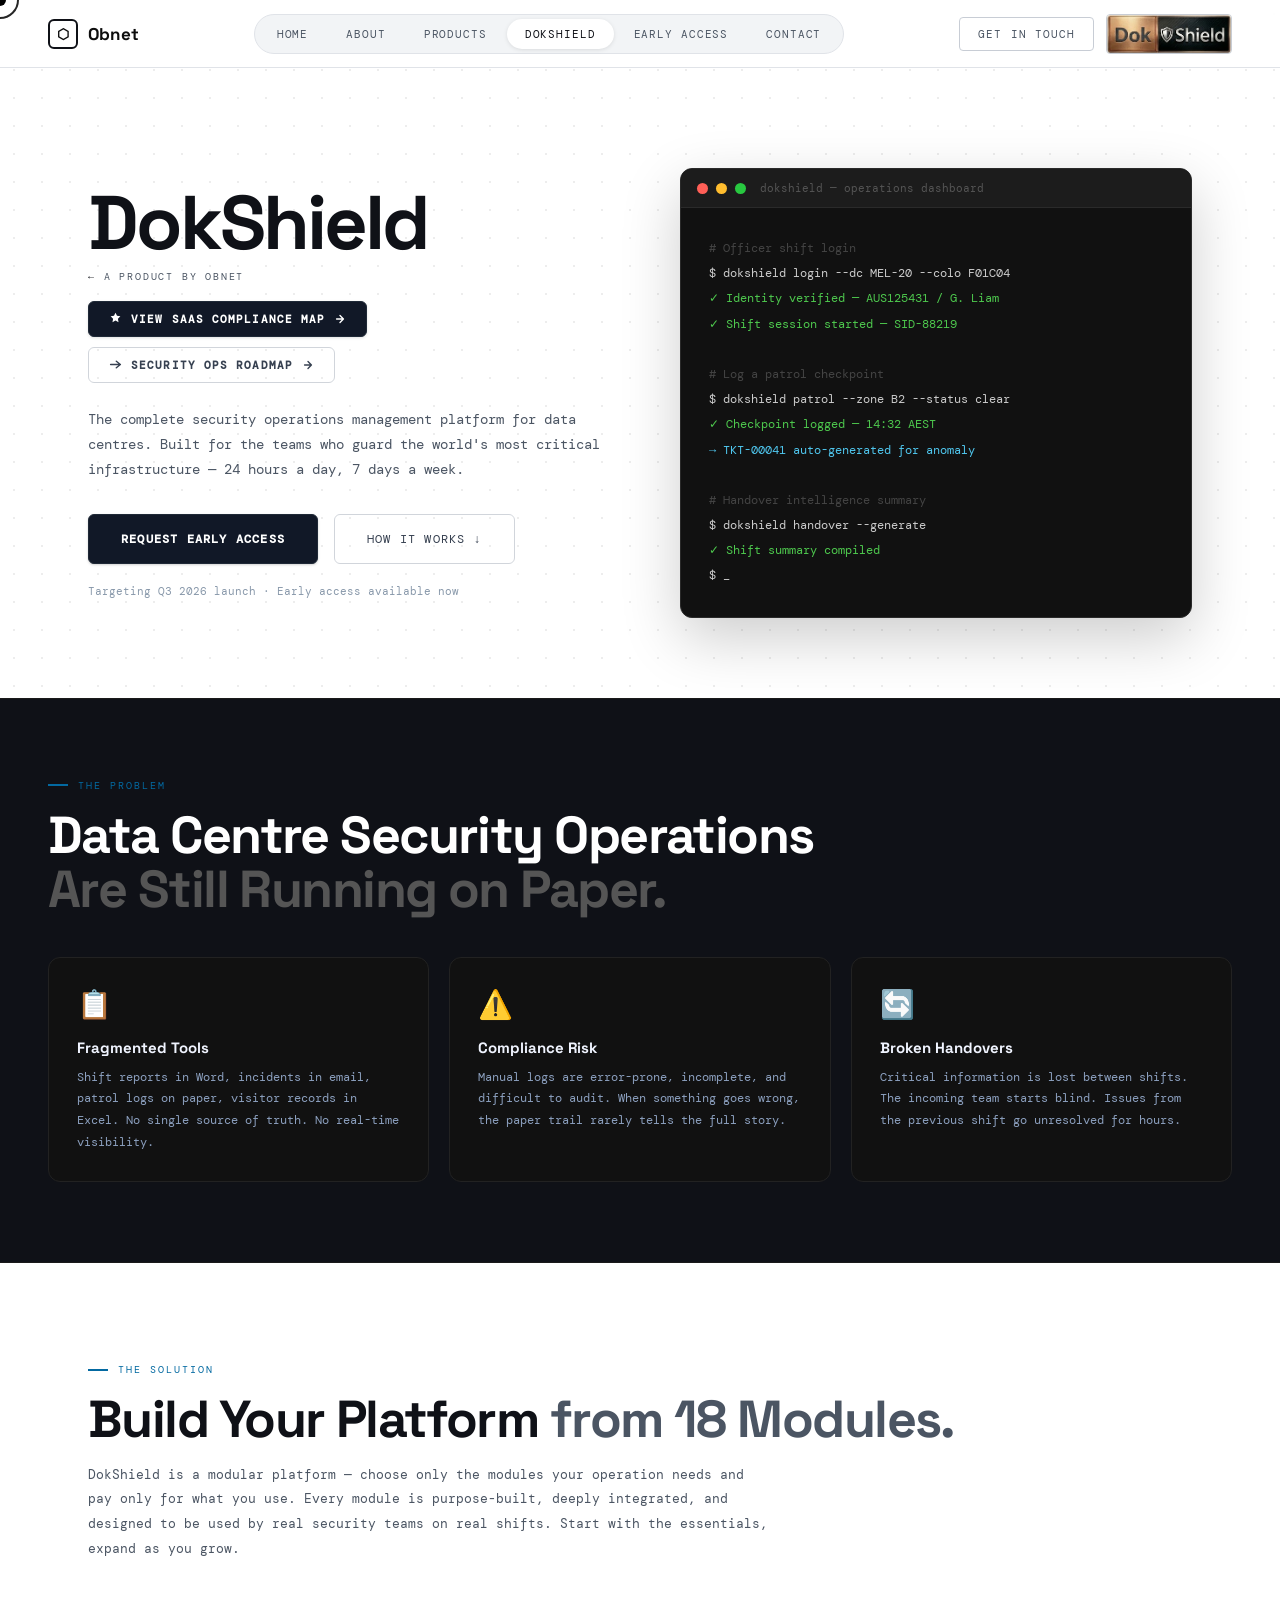
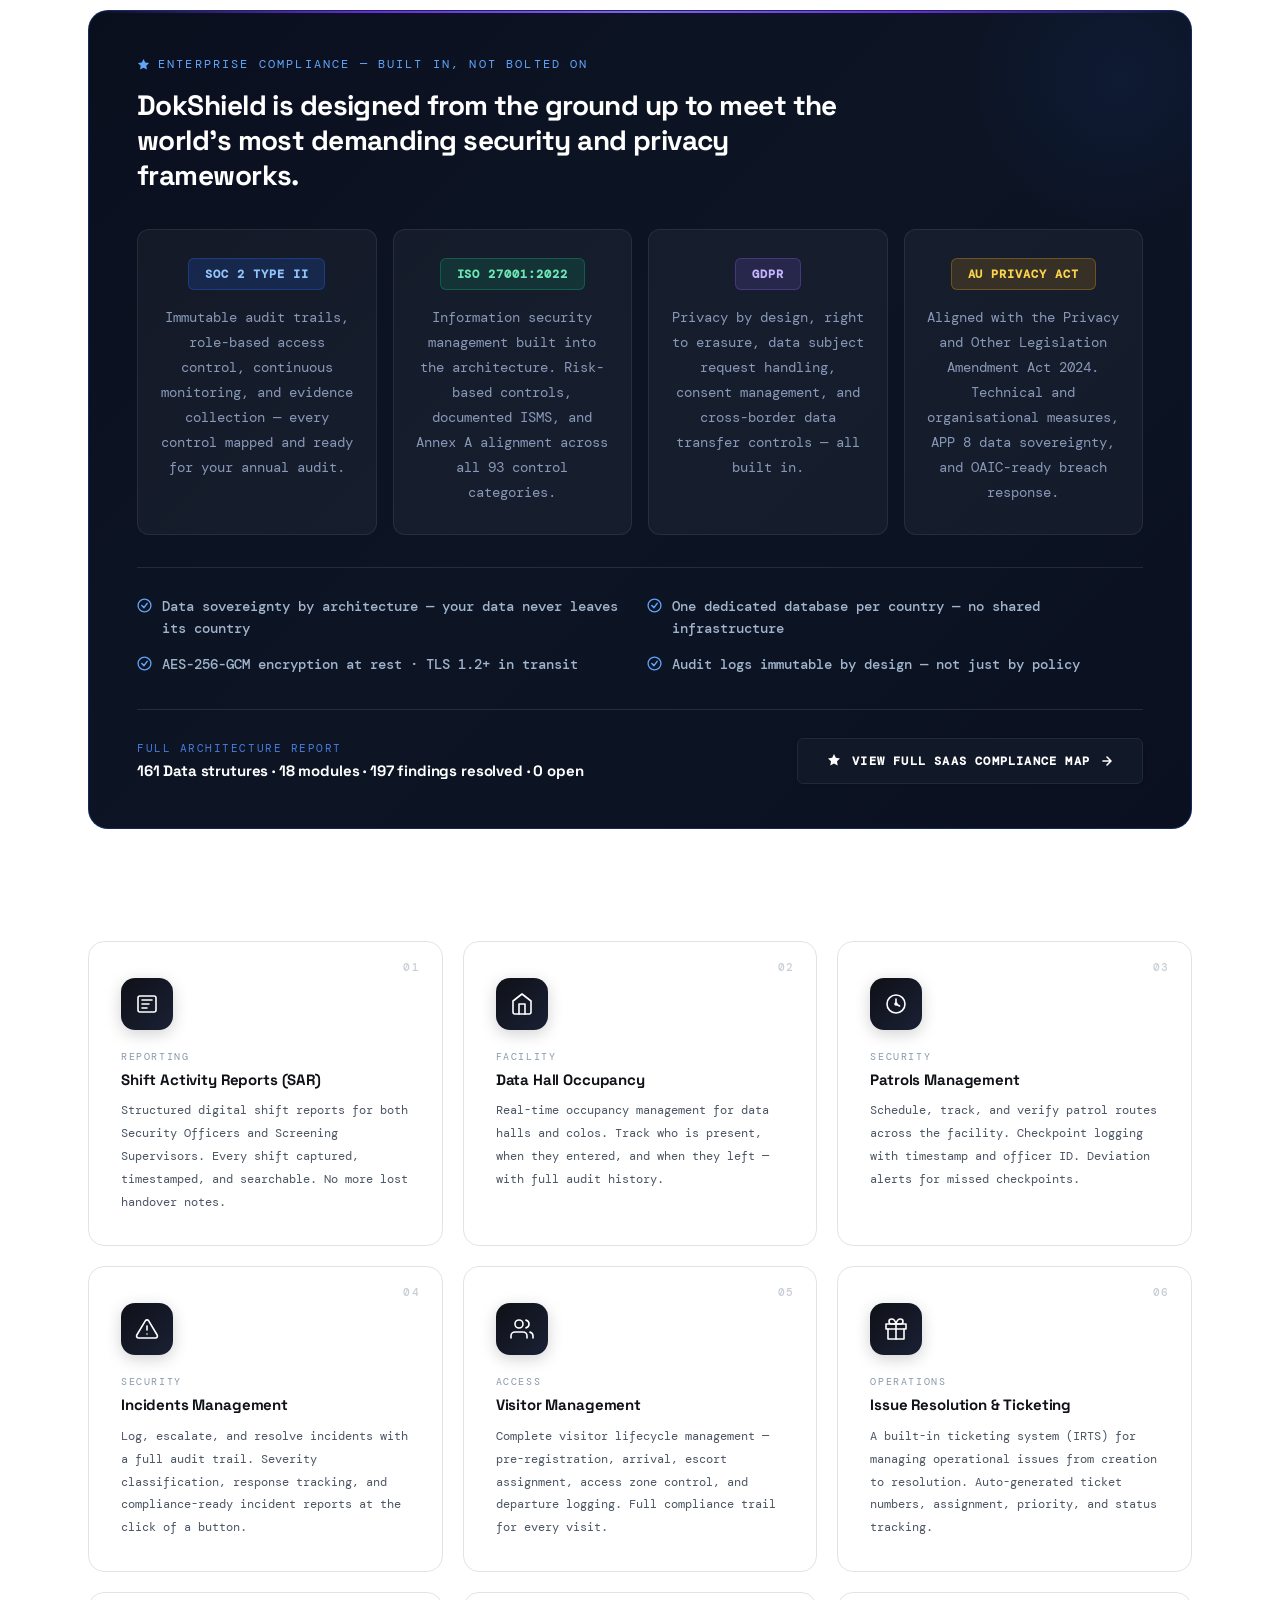
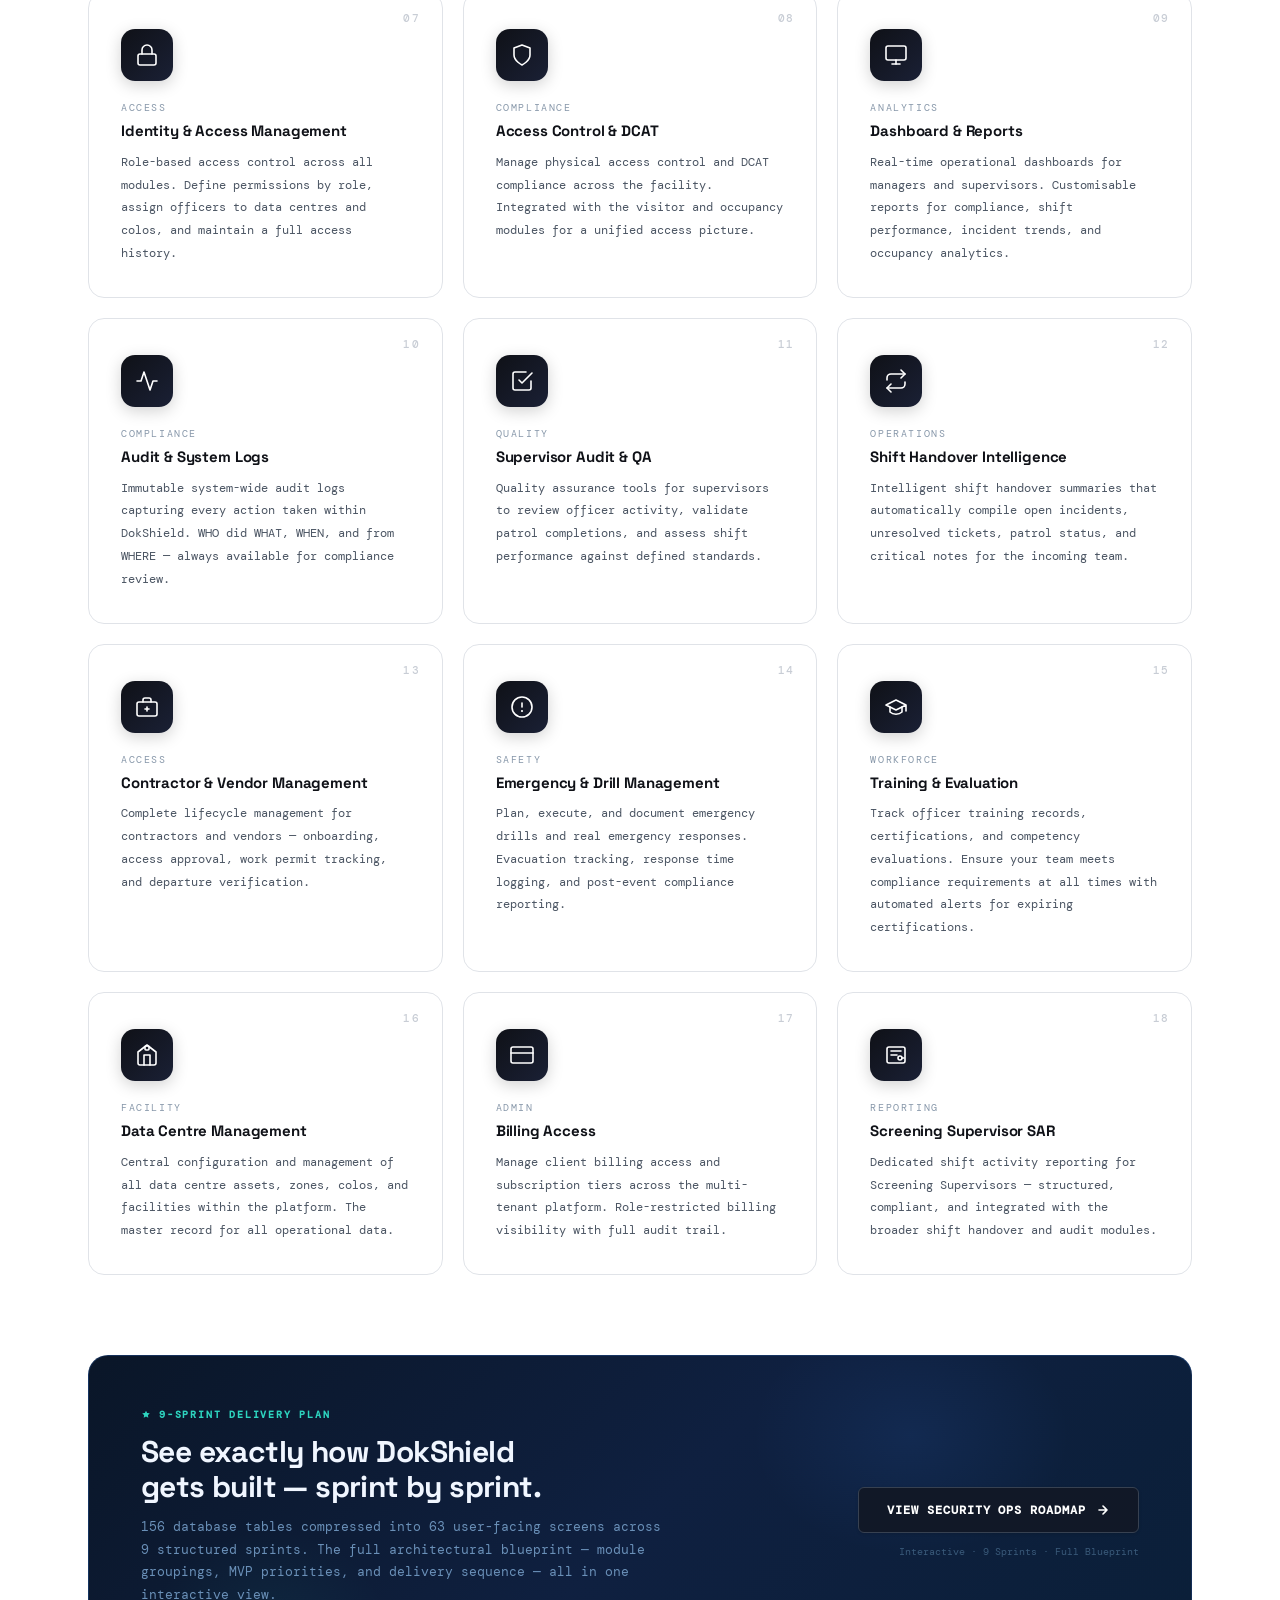
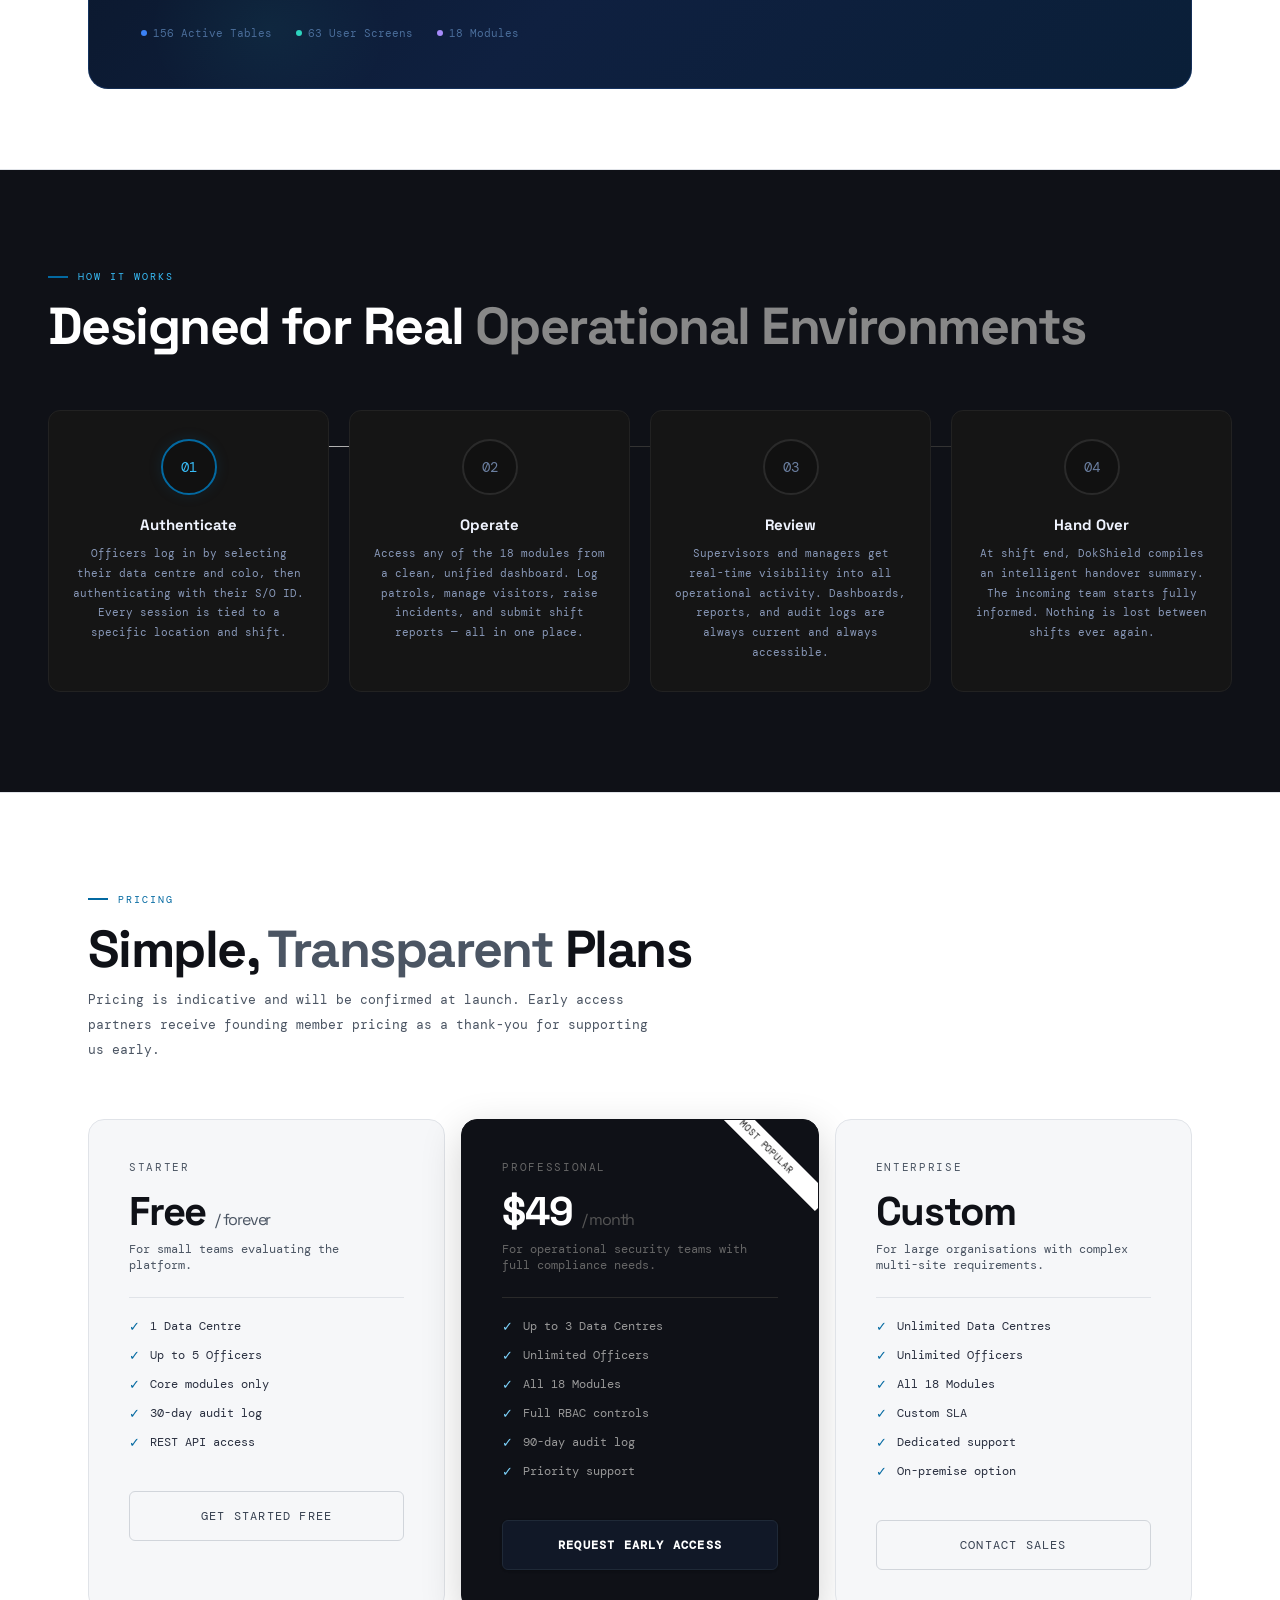
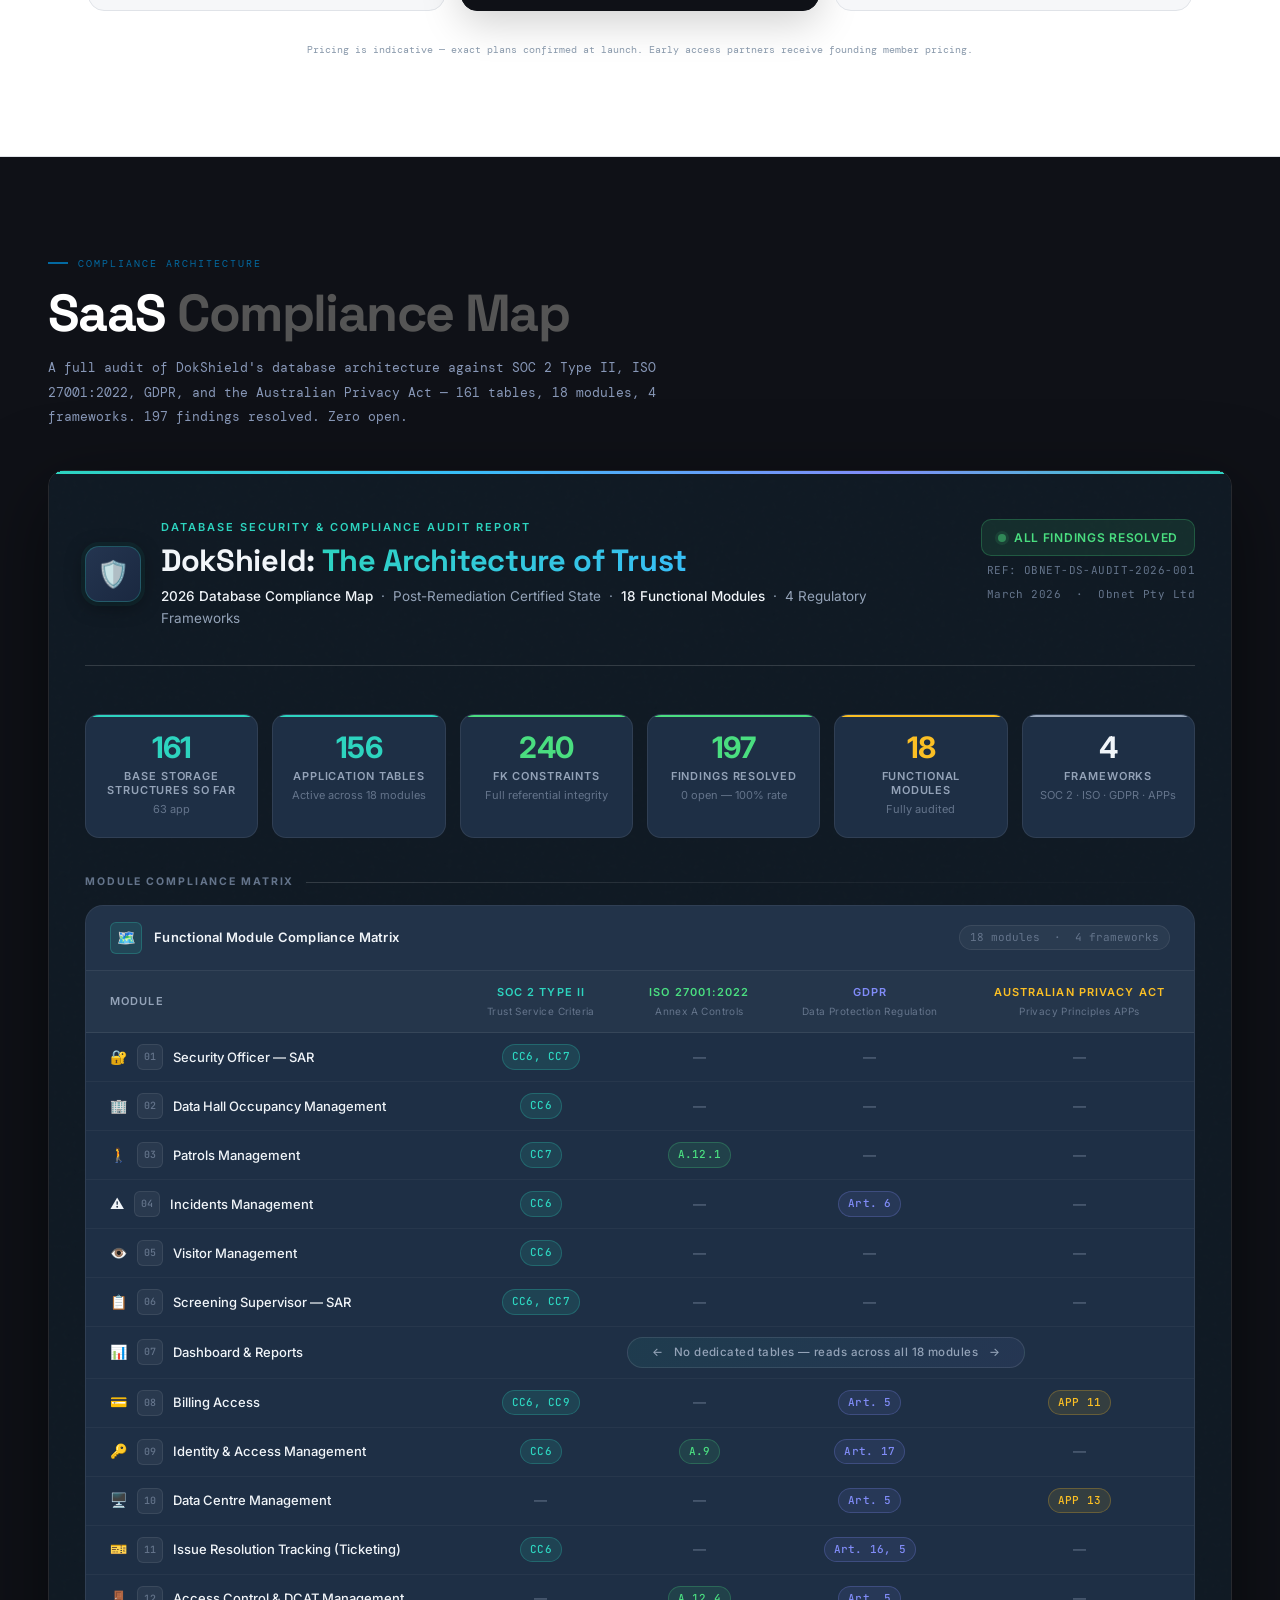
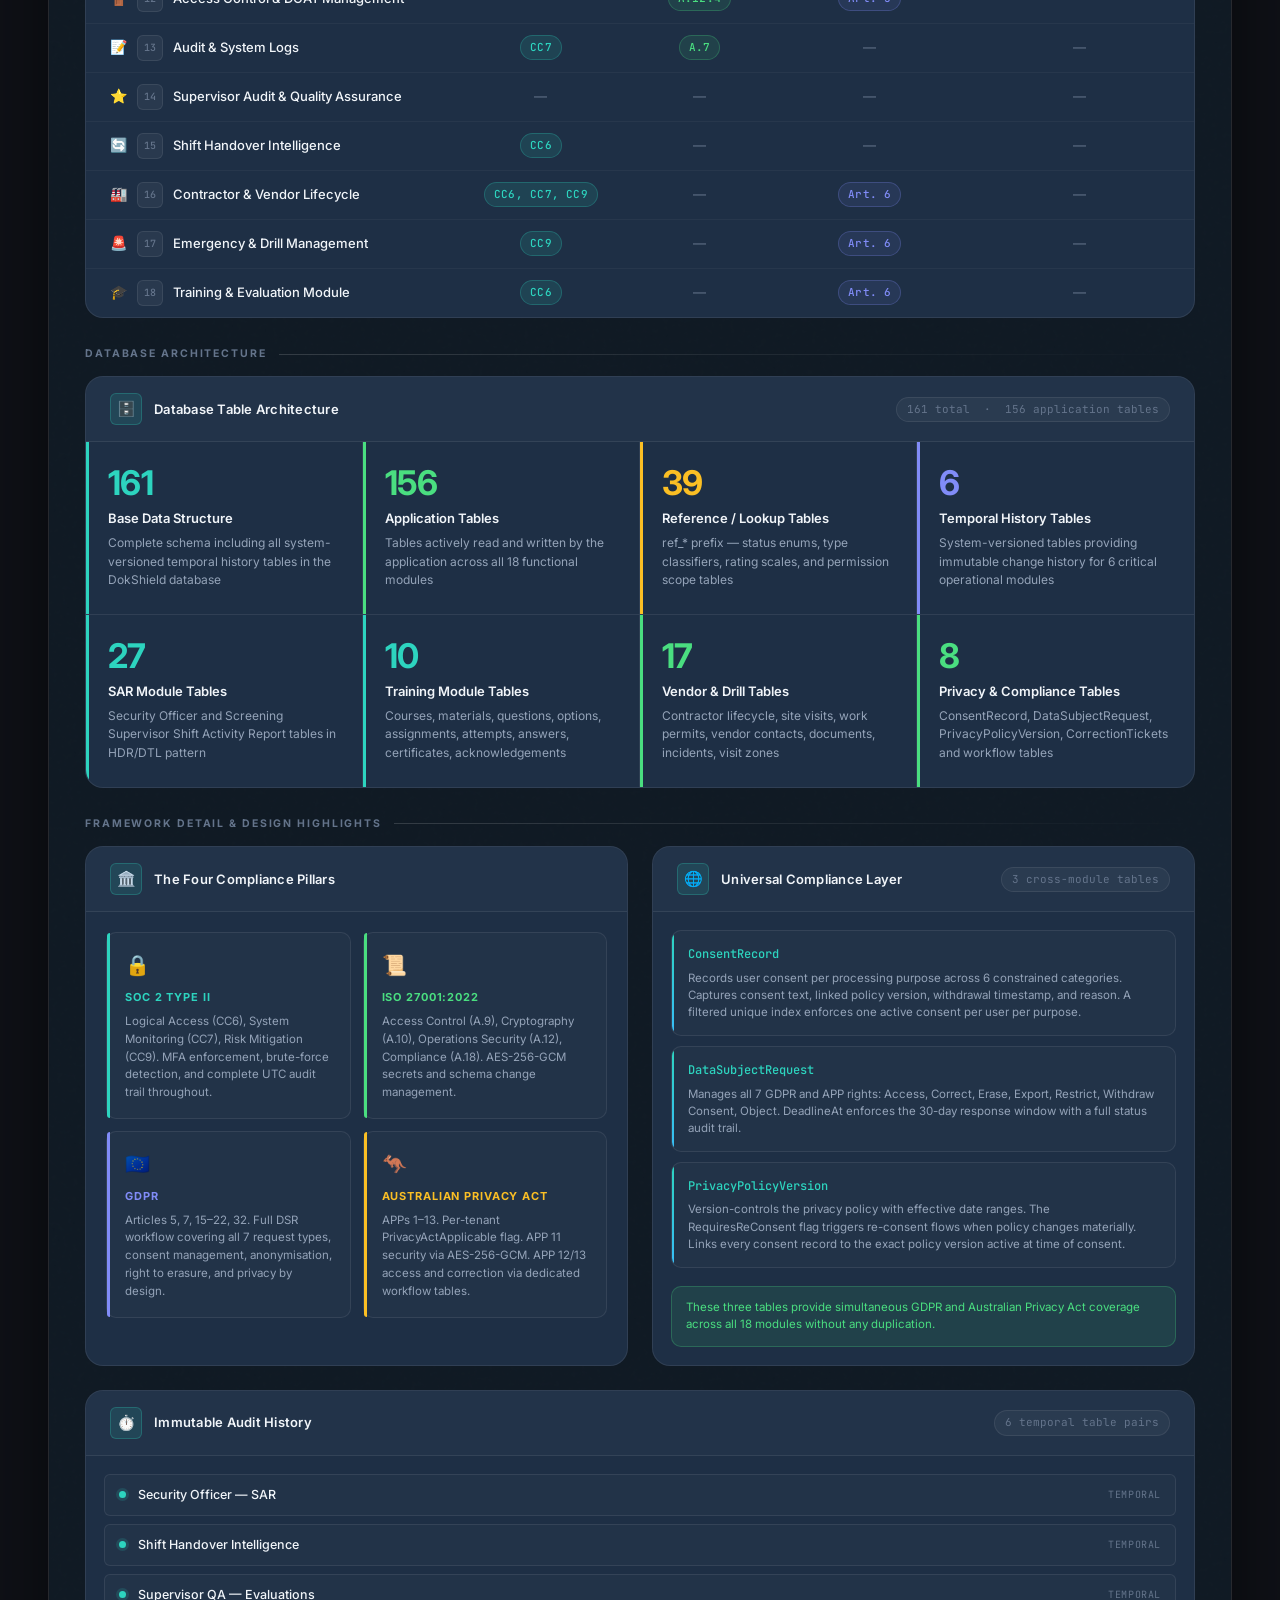
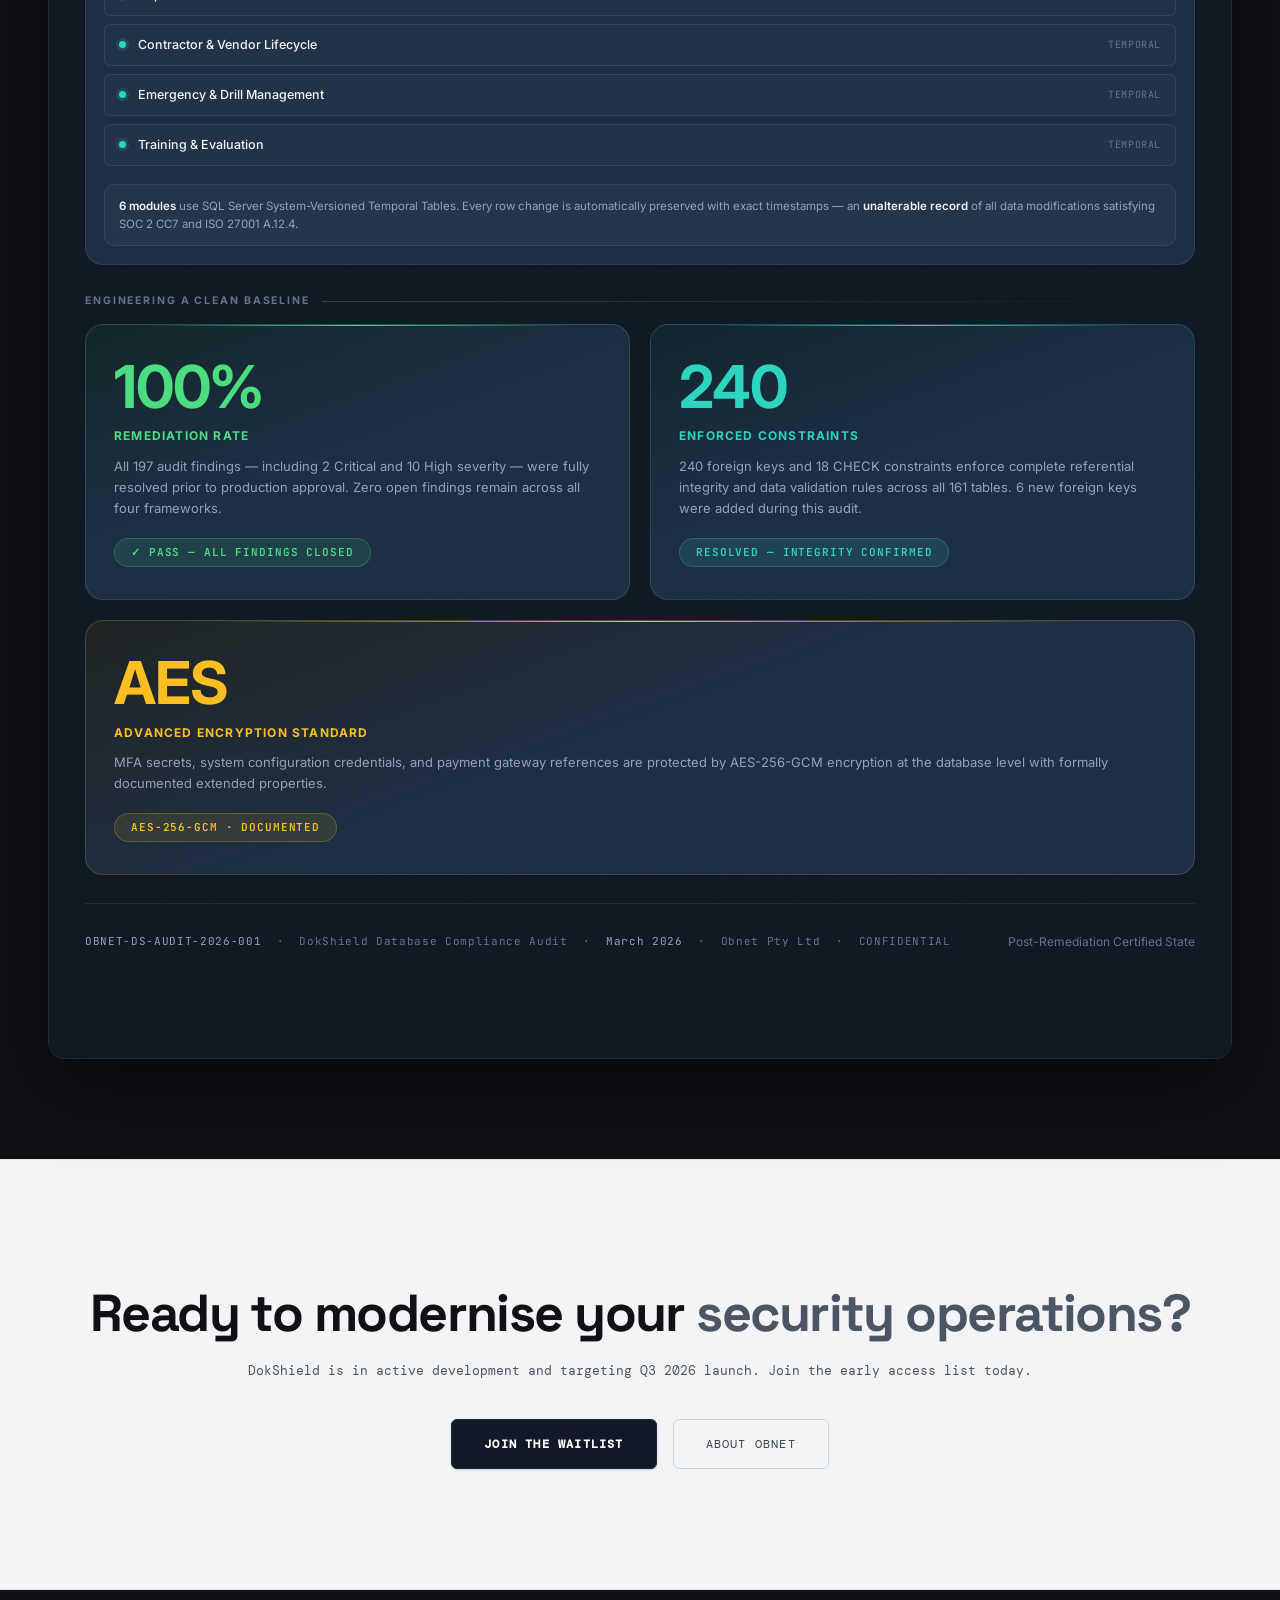
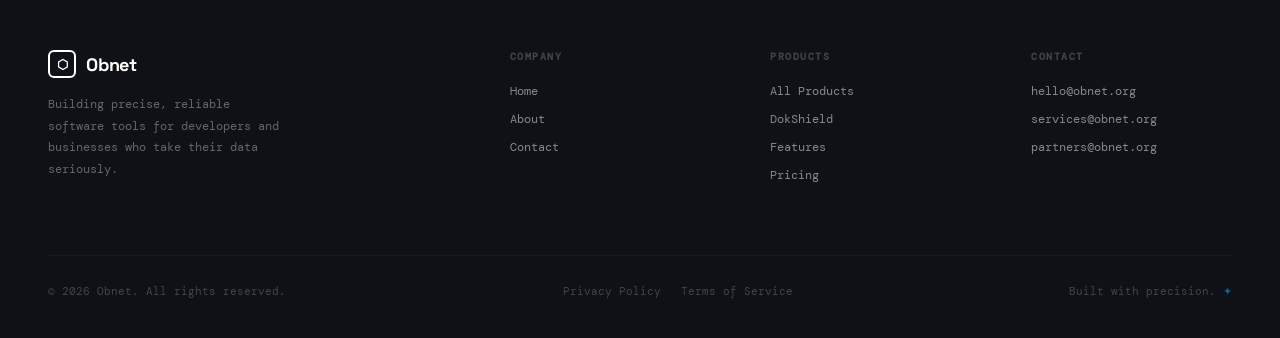
<file: dokshield.html>
<!DOCTYPE html>
<html lang="en">
<head>
<meta charset="UTF-8">
<meta name="viewport" content="width=device-width, initial-scale=1.0">
<title>DokShield — Obnet</title>
<link href="https://fonts.googleapis.com/css2?family=DM+Mono:ital,wght@0,300;0,400;0,500;1,300&family=Space+Grotesk:wght@400;500;600;700&display=swap" rel="stylesheet">
<link rel="stylesheet" href="styles.css">
</head>
<body>
<div class="cursor" id="cursor"></div>
<div class="cursor-ring" id="cursorRing"></div>

<!-- SHARED NAV -->
<nav id="navbar">
  <a class="nav-logo" href="index.html">
    <div class="nav-logo-icon">⬡</div>
    Obnet
  </a>
  <div class="nav-center">
    <a id="nav-home" href="index.html">Home</a>
    <a id="nav-about" href="about.html">About</a>
    <a id="nav-products" href="products.html">Products</a>
    <a id="nav-dokshield" href="dokshield.html">DokShield</a>
    <a id="nav-earlyaccess" href="earlyaccess.html">Early Access</a>
    <a id="nav-contact" href="contact.html">Contact</a>
  </div>
  <div class="nav-right">
    <button class="nav-contact-btn" onclick="showPage('contact')">Get in Touch</button>
    <button class="nav-cta-btn" onclick="showPage('dokshield')" style="display:flex;align-items:center;"><img src="dokshield-logo.png" alt="DokShield" style="height:38px;display:block;"></button>
  </div>
  <button class="nav-hamburger" id="navHamburger" aria-label="Toggle navigation" onclick="toggleMobileMenu()">
    <span></span><span></span><span></span>
  </button>
</nav>
<div class="mobile-menu" id="mobileMenu">
  <a href="index.html" data-page="home">Home</a>
  <a href="about.html" data-page="about">About</a>
  <a href="products.html" data-page="products">Products</a>
  <a href="dokshield.html" data-page="dokshield">DokShield</a>
  <a href="earlyaccess.html" data-page="earlyaccess">Early Access</a>
  <a href="contact.html" data-page="contact">Contact</a>
  <div class="mobile-menu-divider"></div>
  <div class="mobile-menu-actions">
    <button class="nav-contact-btn" onclick="closeMobileMenu();showPage('contact')">Get in Touch</button>
    <button class="nav-cta-btn" onclick="closeMobileMenu();showPage('dokshield')" style="display:flex;align-items:center;gap:8px;"><img src="dokshield-logo.png" alt="DokShield" style="height:18px;vertical-align:middle;filter:brightness(1.1);"> <span>→</span></button>
  </div>
</div>

<!-- PAGE CONTENT -->
<div class="page active" id="page-dokshield">

  <!-- HERO -->
  <div class="dok-hero">
    <div class="dok-hero-grid">
      <div>
        <h1 style="font-size:clamp(48px,7vw,76px);font-weight:800;letter-spacing:-0.04em;line-height:0.95;color:var(--ink);margin-bottom:10px;">DokShield</h1>
        <div class="dok-product-of" style="margin-bottom:18px;">A product by Obnet</div>
        <div style="display:flex;flex-wrap:wrap;gap:10px;margin-bottom:24px;">
        <a href="#compliance-map-section"
           style="display:inline-flex;align-items:center;gap:9px;
                  background:#111827;color:#ffffff;text-decoration:none;
                  font-family:'DM Mono',monospace;font-size:11px;
                  letter-spacing:0.1em;text-transform:uppercase;font-weight:600;
                  padding:10px 20px;border-radius:6px;
                  border:1px solid #1f2937;
                  box-shadow:0 1px 3px rgba(0,0,0,0.12);
                  transition:background 0.18s ease,transform 0.18s ease,box-shadow 0.18s ease;"
           onmouseover="this.style.background='#1f2937';this.style.transform='translateY(-1px)';this.style.boxShadow='0 4px 12px rgba(0,0,0,0.18)'"
           onmouseout="this.style.background='#111827';this.style.transform='';this.style.boxShadow='0 1px 3px rgba(0,0,0,0.12)'">
          <svg width="13" height="13" viewBox="0 0 16 16" fill="none"><path d="M8 1L9.854 4.756L14 5.382L11 8.306L11.708 12.5L8 10.527L4.292 12.5L5 8.306L2 5.382L6.146 4.756L8 1Z" fill="currentColor"/></svg>
          View SaaS Compliance Map
          <svg width="12" height="12" viewBox="0 0 14 14" fill="none"><path d="M3 7h8M7 3l4 4-4 4" stroke="currentColor" stroke-width="1.6" stroke-linecap="round" stroke-linejoin="round"/></svg>
        </a>
        <a href="DokShield_SecurityOpsRoadmap.html"
           style="display:inline-flex;align-items:center;gap:9px;
                  background:transparent;color:#374151;text-decoration:none;
                  font-family:'DM Mono',monospace;font-size:11px;
                  letter-spacing:0.1em;text-transform:uppercase;font-weight:600;
                  padding:10px 20px;border-radius:6px;
                  border:1.5px solid #d1d5db;
                  transition:all 0.18s ease;"
           onmouseover="this.style.background='#111827';this.style.color='#fff';this.style.borderColor='#111827';this.style.boxShadow='0 4px 12px rgba(0,0,0,0.15)'"
           onmouseout="this.style.background='transparent';this.style.color='#374151';this.style.borderColor='#d1d5db';this.style.boxShadow=''">
          <svg width="13" height="13" viewBox="0 0 16 16" fill="none"><path d="M2 8h12M9 4l5 4-5 4" stroke="currentColor" stroke-width="1.8" stroke-linecap="round" stroke-linejoin="round"/></svg>
          Security Ops Roadmap
          <svg width="12" height="12" viewBox="0 0 14 14" fill="none"><path d="M3 7h8M7 3l4 4-4 4" stroke="currentColor" stroke-width="1.6" stroke-linecap="round" stroke-linejoin="round"/></svg>
        </a>
        </div>
        <p class="tagline">The complete security operations management platform for data centres. Built for the teams who guard the world's most critical infrastructure — 24 hours a day, 7 days a week.</p>
        <div class="hero-actions">
          <button class="btn-primary" onclick="showPage('earlyaccess')">Request Early Access</button>
          <button class="btn-outline" onclick="document.getElementById('dok-how').scrollIntoView({behavior:'smooth'})">How it Works ↓</button>
        </div>
        <div style="margin-top:20px;font-family:'DM Mono',monospace;font-size:11px;color:var(--muted2);">
          Targeting Q3 2026 launch · Early access available now
        </div>
      </div>
      <div class="terminal-wrap">
        <div class="terminal-top">
          <div class="t-btn" style="background:#ff5f57"></div>
          <div class="t-btn" style="background:#ffbd2e"></div>
          <div class="t-btn" style="background:#28c840"></div>
          <span>dokshield — operations dashboard</span>
        </div>
        <div class="terminal-body">
          <div class="t-c"># Officer shift login</div>
          <div class="t-cmd">$ dokshield login --dc MEL-20 --colo F01C04</div>
          <div class="t-ok">✓ Identity verified — AUS125431 / G. Liam</div>
          <div class="t-ok">✓ Shift session started — SID-88219</div>
          <div>&nbsp;</div>
          <div class="t-c"># Log a patrol checkpoint</div>
          <div class="t-cmd">$ dokshield patrol --zone B2 --status clear</div>
          <div class="t-ok">✓ Checkpoint logged — 14:32 AEST</div>
          <div class="t-info">→ TKT-00041 auto-generated for anomaly</div>
          <div>&nbsp;</div>
          <div class="t-c"># Handover intelligence summary</div>
          <div class="t-cmd">$ dokshield handover --generate</div>
          <div class="t-ok">✓ Shift summary compiled</div>
          <div class="t-cmd">$ <span class="t-blink">_</span></div>
        </div>
      </div>
    </div>
  </div>

  <!-- THE PROBLEM -->
  <div style="background:var(--ink);border-top:1px solid #1a1a1a;border-bottom:1px solid #1a1a1a;padding:80px 48px;">
    <div style="max-width:1200px;margin:0 auto;">
      <div class="section-kicker reveal" style="color:#555;">The Problem</div>
      <div class="section-title reveal delay-1" style="color:#fff;margin-bottom:40px;">Data Centre Security Operations<br><span style="color:#555;">Are Still Running on Paper.</span></div>
      <div style="display:grid;grid-template-columns:repeat(3,1fr);gap:20px;" class="reveal delay-2">
        <div style="background:#111;border:1px solid #222;border-radius:12px;padding:28px;">
          <div style="font-size:28px;margin-bottom:16px;">📋</div>
          <h4 style="color:#f0f4ff;font-size:15px;font-weight:700;margin-bottom:10px;">Fragmented Tools</h4>
          <p style="font-family:'DM Mono',monospace;font-size:12px;color:#8ca0bf;line-height:1.8;">Shift reports in Word, incidents in email, patrol logs on paper, visitor records in Excel. No single source of truth. No real-time visibility.</p>
        </div>
        <div style="background:#111;border:1px solid #222;border-radius:12px;padding:28px;">
          <div style="font-size:28px;margin-bottom:16px;">⚠️</div>
          <h4 style="color:#f0f4ff;font-size:15px;font-weight:700;margin-bottom:10px;">Compliance Risk</h4>
          <p style="font-family:'DM Mono',monospace;font-size:12px;color:#8ca0bf;line-height:1.8;">Manual logs are error-prone, incomplete, and difficult to audit. When something goes wrong, the paper trail rarely tells the full story.</p>
        </div>
        <div style="background:#111;border:1px solid #222;border-radius:12px;padding:28px;">
          <div style="font-size:28px;margin-bottom:16px;">🔄</div>
          <h4 style="color:#f0f4ff;font-size:15px;font-weight:700;margin-bottom:10px;">Broken Handovers</h4>
          <p style="font-family:'DM Mono',monospace;font-size:12px;color:#8ca0bf;line-height:1.8;">Critical information is lost between shifts. The incoming team starts blind. Issues from the previous shift go unresolved for hours.</p>
        </div>
      </div>
    </div>
  </div>

  <!-- THE SOLUTION — 18 MODULES -->
  <div class="features-section" id="dok-modules" style="padding-top:100px;padding-bottom:80px;">
    <div class="features-header">
      <div class="section-kicker reveal">The Solution</div>
      <div class="section-title reveal delay-1">Build Your Platform <span>from 18 Modules.</span></div>
      <p style="font-family:'DM Mono',monospace;font-size:13px;color:var(--muted);margin-top:16px;max-width:680px;line-height:1.9;" class="reveal delay-2">DokShield is a modular platform — choose only the modules your operation needs and pay only for what you use. Every module is purpose-built, deeply integrated, and designed to be used by real security teams on real shifts. Start with the essentials, expand as you grow.</p>
      <div class="compliance-banner reveal delay-3">
        <div class="compliance-banner-inner">
          <div class="compliance-eyebrow">
            <svg width="13" height="13" viewBox="0 0 14 14" fill="none"><path d="M7 1L8.854 4.756L13 5.382L10 8.306L10.708 12.5L7 10.527L3.292 12.5L4 8.306L1 5.382L5.146 4.756L7 1Z" fill="currentColor"/></svg>
            Enterprise Compliance — Built In, Not Bolted On
          </div>
          <div class="compliance-headline">DokShield is designed from the ground up to meet the world's most demanding security and privacy frameworks.</div>
          <div class="compliance-frameworks">

            <div class="compliance-framework cf-frame-soc2"
              onclick="toggleCF(this)"
              data-label="SOC 2 Type II"
              data-color="#93c5fd"
              data-what="SOC 2 Type II is an independent audit standard by the AICPA that evaluates whether a service organisation's security controls operate effectively over a sustained period — typically 12 months. It covers five Trust Service Criteria: Security, Availability, Processing Integrity, Confidentiality, and Privacy."
              data-impl="DokShield maps every SOC 2 control to immutable audit logs, role-based access, continuous monitoring, and automated evidence collection — ready for your annual audit without manual preparation.">
              <div class="cf-badge cf-soc2">SOC 2 Type II</div>
              <div class="cf-desc cf-short">Immutable audit trails, role-based access control, continuous monitoring, and evidence collection — every control mapped and ready for your annual audit.</div>
              <div class="cf-desc-panel"></div>
            </div>

            <div class="compliance-framework cf-frame-iso"
              onclick="toggleCF(this)"
              data-label="ISO 27001:2022"
              data-color="#6ee7b7"
              data-what="ISO 27001 is the internationally recognised standard for Information Security Management Systems (ISMS). The 2022 edition defines 93 controls across four domains — Organisational, People, Physical, and Technological — and requires an independent audit by an accredited body."
              data-impl="DokShield's architecture is built around a documented ISMS with risk-based controls, Annex A alignment across all 93 categories, and the change management and access control evidence required for certification and ongoing surveillance audits.">
              <div class="cf-badge cf-iso">ISO 27001:2022</div>
              <div class="cf-desc cf-short">Information security management built into the architecture. Risk-based controls, documented ISMS, and Annex A alignment across all 93 control categories.</div>
              <div class="cf-desc-panel"></div>
            </div>

            <div class="compliance-framework cf-frame-gdpr"
              onclick="toggleCF(this)"
              data-label="GDPR"
              data-color="#c4b5fd"
              data-what="The General Data Protection Regulation applies to any organisation processing personal data of EU residents — regardless of where the organisation is based. Violations can result in fines of up to €20 million or 4% of global annual turnover."
              data-impl="DokShield implements privacy by design, lawful basis tracking, right to erasure, data subject request (DSR) handling within 30 days, consent management, and 72-hour breach notification workflows — all built into the platform, not added later.">
              <div class="cf-badge cf-gdpr">GDPR</div>
              <div class="cf-desc cf-short">Privacy by design, right to erasure, data subject request handling, consent management, and cross-border data transfer controls — all built in.</div>
              <div class="cf-desc-panel"></div>
            </div>

            <div class="compliance-framework cf-frame-apa"
              onclick="toggleCF(this)"
              data-label="AU Privacy Act"
              data-color="#fcd34d"
              data-what="The Privacy Act 1988 (Cth), strengthened by the Privacy and Other Legislation Amendment Act 2024, governs how Australian organisations collect, use, and store personal information through 13 Australian Privacy Principles. Penalties reach AUD 3.3 million per company."
              data-impl="DokShield uses a one-database-per-country architecture that satisfies APP 8 data sovereignty by design. Technical and organisational measures, OAIC-ready breach response, and automated retention enforcement are built in from day one.">
              <div class="cf-badge cf-apa">AU Privacy Act</div>
              <div class="cf-desc cf-short">Aligned with the Privacy and Other Legislation Amendment Act 2024. Technical and organisational measures, APP 8 data sovereignty, and OAIC-ready breach response.</div>
              <div class="cf-desc-panel"></div>
            </div>

          </div>
          <div class="compliance-footer-row">
            <div class="compliance-footer-item">
              <svg width="13" height="13" viewBox="0 0 14 14" fill="none"><circle cx="7" cy="7" r="6" stroke="currentColor" stroke-width="1.2"/><path d="M4.5 7L6.5 9L9.5 5" stroke="currentColor" stroke-width="1.4" stroke-linecap="round" stroke-linejoin="round"/></svg>
              Data sovereignty by architecture — your data never leaves its country
            </div>
            <div class="compliance-footer-item">
              <svg width="13" height="13" viewBox="0 0 14 14" fill="none"><circle cx="7" cy="7" r="6" stroke="currentColor" stroke-width="1.2"/><path d="M4.5 7L6.5 9L9.5 5" stroke="currentColor" stroke-width="1.4" stroke-linecap="round" stroke-linejoin="round"/></svg>
              One dedicated database per country — no shared infrastructure
            </div>
            <div class="compliance-footer-item">
              <svg width="13" height="13" viewBox="0 0 14 14" fill="none"><circle cx="7" cy="7" r="6" stroke="currentColor" stroke-width="1.2"/><path d="M4.5 7L6.5 9L9.5 5" stroke="currentColor" stroke-width="1.4" stroke-linecap="round" stroke-linejoin="round"/></svg>
              AES-256-GCM encryption at rest · TLS 1.2+ in transit
            </div>
            <div class="compliance-footer-item">
              <svg width="13" height="13" viewBox="0 0 14 14" fill="none"><circle cx="7" cy="7" r="6" stroke="currentColor" stroke-width="1.2"/><path d="M4.5 7L6.5 9L9.5 5" stroke="currentColor" stroke-width="1.4" stroke-linecap="round" stroke-linejoin="round"/></svg>
              Audit logs immutable by design — not just by policy
            </div>
          </div>

          <!-- Full Compliance Map Link -->
          <div style="margin-top:32px;padding-top:28px;border-top:1px solid rgba(255,255,255,0.1);display:flex;align-items:center;justify-content:space-between;flex-wrap:wrap;gap:16px;">
            <div>
              <div style="font-family:'DM Mono',monospace;font-size:11px;letter-spacing:0.14em;text-transform:uppercase;color:#4a7cdc;margin-bottom:6px;">Full Architecture Report</div>
              <div style="font-size:15px;font-weight:700;color:#ffffff;letter-spacing:-0.01em;">161 Data strutures · 18 modules · 197 findings resolved · 0 open</div>
            </div>
            <a href="#compliance-map-section"
               style="display:inline-flex;align-items:center;gap:10px;
                      background:#111827;color:#ffffff;text-decoration:none;
                      font-family:'DM Mono',monospace;font-size:12px;
                      letter-spacing:0.1em;text-transform:uppercase;font-weight:600;
                      padding:14px 28px;border-radius:6px;
                      border:1px solid #1f2937;
                      box-shadow:0 1px 3px rgba(0,0,0,0.12);
                      transition:background 0.18s ease,transform 0.18s ease,box-shadow 0.18s ease;white-space:nowrap;"
               onmouseover="this.style.background='#1f2937';this.style.transform='translateY(-1px)';this.style.boxShadow='0 4px 14px rgba(0,0,0,0.2)'"
               onmouseout="this.style.background='#111827';this.style.transform='';this.style.boxShadow='0 1px 3px rgba(0,0,0,0.12)'">
              <svg width="16" height="16" viewBox="0 0 16 16" fill="none"><path d="M8 1L9.854 4.756L14 5.382L11 8.306L11.708 12.5L8 10.527L4.292 12.5L5 8.306L2 5.382L6.146 4.756L8 1Z" fill="currentColor"/></svg>
              View Full SaaS Compliance Map
              <svg width="14" height="14" viewBox="0 0 14 14" fill="none"><path d="M3 7h8M7 3l4 4-4 4" stroke="currentColor" stroke-width="1.6" stroke-linecap="round" stroke-linejoin="round"/></svg>
            </a>
          </div>

        </div>
      </div>
    </div>

  <div style="height:64px;"></div>

    <div class="features-big-grid">
      <div class="feat-card reveal delay-1" data-num="01">
        <div class="feat-icon"><svg viewBox="0 0 24 24" fill="none" stroke="currentColor" stroke-width="1.6" stroke-linecap="round" stroke-linejoin="round" width="24" height="24"><rect x="3" y="4" width="18" height="16" rx="2"/><path d="M7 8h10M7 12h7M7 16h5"/></svg></div>
        <div class="feat-tag">Reporting</div>
        <h4>Shift Activity Reports (SAR)</h4>
        <p>Structured digital shift reports for both Security Officers and Screening Supervisors. Every shift captured, timestamped, and searchable. No more lost handover notes.</p>
      </div>
      <div class="feat-card reveal delay-2" data-num="02">
        <div class="feat-icon"><svg viewBox="0 0 24 24" fill="none" stroke="currentColor" stroke-width="1.6" stroke-linecap="round" stroke-linejoin="round" width="24" height="24"><path d="M3 9l9-7 9 7v11a2 2 0 01-2 2H5a2 2 0 01-2-2z"/><polyline points="9 22 9 12 15 12 15 22"/></svg></div>
        <div class="feat-tag">Facility</div>
        <h4>Data Hall Occupancy</h4>
        <p>Real-time occupancy management for data halls and colos. Track who is present, when they entered, and when they left — with full audit history.</p>
      </div>
      <div class="feat-card reveal delay-3" data-num="03">
        <div class="feat-icon"><svg viewBox="0 0 24 24" fill="none" stroke="currentColor" stroke-width="1.6" stroke-linecap="round" stroke-linejoin="round" width="24" height="24"><circle cx="12" cy="12" r="9"/><polyline points="12 7 12 12 15.5 14"/><circle cx="12" cy="12" r="1" fill="currentColor"/></svg></div>
        <div class="feat-tag">Security</div>
        <h4>Patrols Management</h4>
        <p>Schedule, track, and verify patrol routes across the facility. Checkpoint logging with timestamp and officer ID. Deviation alerts for missed checkpoints.</p>
      </div>
      <div class="feat-card reveal delay-1" data-num="04">
        <div class="feat-icon"><svg viewBox="0 0 24 24" fill="none" stroke="currentColor" stroke-width="1.6" stroke-linecap="round" stroke-linejoin="round" width="24" height="24"><path d="M10.29 3.86L1.82 18a2 2 0 001.71 3h16.94a2 2 0 001.71-3L13.71 3.86a2 2 0 00-3.42 0z"/><line x1="12" y1="9" x2="12" y2="13"/><line x1="12" y1="17" x2="12.01" y2="17"/></svg></div>
        <div class="feat-tag">Security</div>
        <h4>Incidents Management</h4>
        <p>Log, escalate, and resolve incidents with a full audit trail. Severity classification, response tracking, and compliance-ready incident reports at the click of a button.</p>
      </div>
      <div class="feat-card reveal delay-2" data-num="05">
        <div class="feat-icon"><svg viewBox="0 0 24 24" fill="none" stroke="currentColor" stroke-width="1.6" stroke-linecap="round" stroke-linejoin="round" width="24" height="24"><path d="M17 21v-2a4 4 0 00-4-4H5a4 4 0 00-4 4v2"/><circle cx="9" cy="7" r="4"/><path d="M23 21v-2a4 4 0 00-3-3.87M16 3.13a4 4 0 010 7.75"/></svg></div>
        <div class="feat-tag">Access</div>
        <h4>Visitor Management</h4>
        <p>Complete visitor lifecycle management — pre-registration, arrival, escort assignment, access zone control, and departure logging. Full compliance trail for every visit.</p>
      </div>
      <div class="feat-card reveal delay-3" data-num="06">
        <div class="feat-icon"><svg viewBox="0 0 24 24" fill="none" stroke="currentColor" stroke-width="1.6" stroke-linecap="round" stroke-linejoin="round" width="24" height="24"><path d="M20 12V22H4V12"/><path d="M22 7H2v5h20V7z"/><path d="M12 22V7"/><path d="M12 7H7.5a2.5 2.5 0 110-5C11 2 12 7 12 7z"/><path d="M12 7h4.5a2.5 2.5 0 100-5C13 2 12 7 12 7z"/></svg></div>
        <div class="feat-tag">Operations</div>
        <h4>Issue Resolution &amp; Ticketing</h4>
        <p>A built-in ticketing system (IRTS) for managing operational issues from creation to resolution. Auto-generated ticket numbers, assignment, priority, and status tracking.</p>
      </div>
      <div class="feat-card reveal delay-1" data-num="07">
        <div class="feat-icon"><svg viewBox="0 0 24 24" fill="none" stroke="currentColor" stroke-width="1.6" stroke-linecap="round" stroke-linejoin="round" width="24" height="24"><rect x="3" y="11" width="18" height="11" rx="2"/><path d="M7 11V7a5 5 0 0110 0v4"/></svg></div>
        <div class="feat-tag">Access</div>
        <h4>Identity &amp; Access Management</h4>
        <p>Role-based access control across all modules. Define permissions by role, assign officers to data centres and colos, and maintain a full access history.</p>
      </div>
      <div class="feat-card reveal delay-2" data-num="08">
        <div class="feat-icon"><svg viewBox="0 0 24 24" fill="none" stroke="currentColor" stroke-width="1.6" stroke-linecap="round" stroke-linejoin="round" width="24" height="24"><path d="M12 22s8-4 8-10V5l-8-3-8 3v7c0 6 8 10 8 10z"/></svg></div>
        <div class="feat-tag">Compliance</div>
        <h4>Access Control &amp; DCAT</h4>
        <p>Manage physical access control and DCAT compliance across the facility. Integrated with the visitor and occupancy modules for a unified access picture.</p>
      </div>
      <div class="feat-card reveal delay-3" data-num="09">
        <div class="feat-icon"><svg viewBox="0 0 24 24" fill="none" stroke="currentColor" stroke-width="1.6" stroke-linecap="round" stroke-linejoin="round" width="24" height="24"><rect x="2" y="3" width="20" height="14" rx="2"/><line x1="8" y1="21" x2="16" y2="21"/><line x1="12" y1="17" x2="12" y2="21"/></svg></div>
        <div class="feat-tag">Analytics</div>
        <h4>Dashboard &amp; Reports</h4>
        <p>Real-time operational dashboards for managers and supervisors. Customisable reports for compliance, shift performance, incident trends, and occupancy analytics.</p>
      </div>
      <div class="feat-card reveal delay-1" data-num="10">
        <div class="feat-icon"><svg viewBox="0 0 24 24" fill="none" stroke="currentColor" stroke-width="1.6" stroke-linecap="round" stroke-linejoin="round" width="24" height="24"><polyline points="22 12 18 12 15 21 9 3 6 12 2 12"/></svg></div>
        <div class="feat-tag">Compliance</div>
        <h4>Audit &amp; System Logs</h4>
        <p>Immutable system-wide audit logs capturing every action taken within DokShield. WHO did WHAT, WHEN, and from WHERE — always available for compliance review.</p>
      </div>
      <div class="feat-card reveal delay-2" data-num="11">
        <div class="feat-icon"><svg viewBox="0 0 24 24" fill="none" stroke="currentColor" stroke-width="1.6" stroke-linecap="round" stroke-linejoin="round" width="24" height="24"><polyline points="9 11 12 14 22 4"/><path d="M21 12v7a2 2 0 01-2 2H5a2 2 0 01-2-2V5a2 2 0 012-2h11"/></svg></div>
        <div class="feat-tag">Quality</div>
        <h4>Supervisor Audit &amp; QA</h4>
        <p>Quality assurance tools for supervisors to review officer activity, validate patrol completions, and assess shift performance against defined standards.</p>
      </div>
      <div class="feat-card reveal delay-3" data-num="12">
        <div class="feat-icon"><svg viewBox="0 0 24 24" fill="none" stroke="currentColor" stroke-width="1.6" stroke-linecap="round" stroke-linejoin="round" width="24" height="24"><path d="M17 1l4 4-4 4"/><path d="M3 11V9a4 4 0 014-4h14"/><path d="M7 23l-4-4 4-4"/><path d="M21 13v2a4 4 0 01-4 4H3"/></svg></div>
        <div class="feat-tag">Operations</div>
        <h4>Shift Handover Intelligence</h4>
        <p>Intelligent shift handover summaries that automatically compile open incidents, unresolved tickets, patrol status, and critical notes for the incoming team.</p>
      </div>
      <div class="feat-card reveal delay-1" data-num="13">
        <div class="feat-icon"><svg viewBox="0 0 24 24" fill="none" stroke="currentColor" stroke-width="1.6" stroke-linecap="round" stroke-linejoin="round" width="24" height="24"><rect x="2" y="7" width="20" height="14" rx="2"/><path d="M16 7V5a2 2 0 00-2-2h-4a2 2 0 00-2 2v2"/><line x1="12" y1="12" x2="12" y2="16"/><line x1="10" y1="14" x2="14" y2="14"/></svg></div>
        <div class="feat-tag">Access</div>
        <h4>Contractor &amp; Vendor Management</h4>
        <p>Complete lifecycle management for contractors and vendors — onboarding, access approval, work permit tracking, and departure verification.</p>
      </div>
      <div class="feat-card reveal delay-2" data-num="14">
        <div class="feat-icon"><svg viewBox="0 0 24 24" fill="none" stroke="currentColor" stroke-width="1.6" stroke-linecap="round" stroke-linejoin="round" width="24" height="24"><circle cx="12" cy="12" r="10"/><line x1="12" y1="8" x2="12" y2="12"/><line x1="12" y1="16" x2="12.01" y2="16" stroke-width="2.2"/></svg></div>
        <div class="feat-tag">Safety</div>
        <h4>Emergency &amp; Drill Management</h4>
        <p>Plan, execute, and document emergency drills and real emergency responses. Evacuation tracking, response time logging, and post-event compliance reporting.</p>
      </div>
      <div class="feat-card reveal delay-3" data-num="15">
        <div class="feat-icon"><svg viewBox="0 0 24 24" fill="none" stroke="currentColor" stroke-width="1.6" stroke-linecap="round" stroke-linejoin="round" width="24" height="24"><path d="M22 10v6M2 10l10-5 10 5-10 5z"/><path d="M6 12v5c3 3 9 3 12 0v-5"/></svg></div>
        <div class="feat-tag">Workforce</div>
        <h4>Training &amp; Evaluation</h4>
        <p>Track officer training records, certifications, and competency evaluations. Ensure your team meets compliance requirements at all times with automated alerts for expiring certifications.</p>
      </div>
      <div class="feat-card reveal delay-1" data-num="16">
        <div class="feat-icon"><svg viewBox="0 0 24 24" fill="none" stroke="currentColor" stroke-width="1.6" stroke-linecap="round" stroke-linejoin="round" width="24" height="24"><path d="M3 9l9-7 9 7v11a2 2 0 01-2 2H5a2 2 0 01-2-2z"/><path d="M9 22V12h6v10"/><rect x="10" y="3" width="4" height="4" rx="1"/></svg></div>
        <div class="feat-tag">Facility</div>
        <h4>Data Centre Management</h4>
        <p>Central configuration and management of all data centre assets, zones, colos, and facilities within the platform. The master record for all operational data.</p>
      </div>
      <div class="feat-card reveal delay-2" data-num="17">
        <div class="feat-icon"><svg viewBox="0 0 24 24" fill="none" stroke="currentColor" stroke-width="1.6" stroke-linecap="round" stroke-linejoin="round" width="24" height="24"><rect x="1" y="4" width="22" height="16" rx="2"/><line x1="1" y1="10" x2="23" y2="10"/></svg></div>
        <div class="feat-tag">Admin</div>
        <h4>Billing Access</h4>
        <p>Manage client billing access and subscription tiers across the multi-tenant platform. Role-restricted billing visibility with full audit trail.</p>
      </div>
      <div class="feat-card reveal delay-3" data-num="18">
        <div class="feat-icon"><svg viewBox="0 0 24 24" fill="none" stroke="currentColor" stroke-width="1.6" stroke-linecap="round" stroke-linejoin="round" width="24" height="24"><rect x="3" y="4" width="18" height="16" rx="2"/><path d="M7 8h10M7 12h6"/><circle cx="16" cy="15" r="2"/><path d="M18 15h2"/></svg></div>
        <div class="feat-tag">Reporting</div>
        <h4>Screening Supervisor SAR</h4>
        <p>Dedicated shift activity reporting for Screening Supervisors — structured, compliant, and integrated with the broader shift handover and audit modules.</p>
      </div>
    </div>
  </div>

  <!-- ROADMAP CTA BANNER -->
  <div style="max-width:1200px;margin:0 auto 80px;padding:0 48px;">
    <div style="
      background:linear-gradient(135deg,#0a1628 0%,#0f2040 50%,#0a1f38 100%);
      border:1px solid rgba(59,130,246,0.2);
      border-radius:20px;
      padding:48px 52px;
      display:grid;
      grid-template-columns:1fr auto;
      align-items:center;
      gap:40px;
      position:relative;
      overflow:hidden;
    ">
      <!-- background glow -->
      <div style="position:absolute;top:-40px;right:120px;width:320px;height:240px;background:radial-gradient(ellipse,rgba(59,130,246,0.1) 0%,transparent 70%);pointer-events:none;"></div>
      <div style="position:absolute;bottom:-40px;left:60px;width:240px;height:200px;background:radial-gradient(ellipse,rgba(45,212,191,0.06) 0%,transparent 70%);pointer-events:none;"></div>

      <div style="position:relative;z-index:1;">
        <div style="display:inline-flex;align-items:center;gap:8px;font-family:'DM Mono',monospace;font-size:10px;font-weight:700;letter-spacing:0.18em;text-transform:uppercase;color:#2dd4bf;margin-bottom:14px;">
          <svg width="10" height="10" viewBox="0 0 16 16" fill="none"><path d="M8 1l1.854 3.756L14 5.382l-3 2.924.708 4.194L8 10.527l-3.708 1.973L5 8.306 2 5.382l4.146-.626L8 1z" fill="currentColor"/></svg>
          9-Sprint Delivery Plan
        </div>
        <h3 style="font-family:'Space Grotesk',sans-serif;font-size:clamp(22px,2.5vw,30px);font-weight:800;color:#f0f6ff;letter-spacing:-0.02em;line-height:1.15;margin-bottom:12px;">
          See exactly how DokShield<br>gets built — sprint by sprint.
        </h3>
        <p style="font-family:'DM Mono',monospace;font-size:12.5px;color:#6a90b8;line-height:1.8;max-width:520px;">
          156 database tables compressed into 63 user-facing screens across 9 structured sprints. The full architectural blueprint — module groupings, MVP priorities, and delivery sequence — all in one interactive view.
        </p>
        <div style="display:flex;align-items:center;gap:24px;margin-top:20px;font-family:'DM Mono',monospace;font-size:11px;color:#4a6d9a;">
          <span style="display:flex;align-items:center;gap:6px;"><span style="width:6px;height:6px;border-radius:50%;background:#3b82f6;display:inline-block;"></span>156 Active Tables</span>
          <span style="display:flex;align-items:center;gap:6px;"><span style="width:6px;height:6px;border-radius:50%;background:#2dd4bf;display:inline-block;"></span>63 User Screens</span>
          <span style="display:flex;align-items:center;gap:6px;"><span style="width:6px;height:6px;border-radius:50%;background:#a78bfa;display:inline-block;"></span>18 Modules</span>
        </div>
      </div>

      <div style="position:relative;z-index:1;flex-shrink:0;display:flex;flex-direction:column;gap:12px;align-items:flex-end;">
        <a href="DokShield_SecurityOpsRoadmap.html"
           style="display:inline-flex;align-items:center;gap:10px;
                  background:#111827;color:#ffffff;text-decoration:none;
                  font-family:'DM Mono',monospace;font-size:12px;
                  letter-spacing:0.08em;text-transform:uppercase;font-weight:700;
                  padding:14px 28px;border-radius:6px;white-space:nowrap;
                  border:1px solid #374151;
                  box-shadow:0 1px 3px rgba(0,0,0,0.15);
                  transition:background 0.18s ease,transform 0.18s ease,box-shadow 0.18s ease;"
           onmouseover="this.style.background='#1f2937';this.style.transform='translateY(-1px)';this.style.boxShadow='0 4px 14px rgba(0,0,0,0.22)'"
           onmouseout="this.style.background='#111827';this.style.transform='';this.style.boxShadow='0 1px 3px rgba(0,0,0,0.15)'">
          View Security Ops Roadmap
          <svg width="14" height="14" viewBox="0 0 14 14" fill="none"><path d="M3 7h8M7 3l4 4-4 4" stroke="currentColor" stroke-width="1.6" stroke-linecap="round" stroke-linejoin="round"/></svg>
        </a>
        <span style="font-family:'DM Mono',monospace;font-size:10px;color:#3a5a7a;text-align:right;">Interactive · 9 Sprints · Full Blueprint</span>
      </div>
    </div>
  </div>

  <!-- HOW IT WORKS -->
  <div class="how-section" id="dok-how" style="margin-top:80px;">
    <div class="how-inner">
      <div class="section-kicker reveal">How It Works</div>
      <div class="section-title reveal delay-1">Designed for Real <span>Operational Environments</span></div>
      <div class="steps-grid">
        <div class="step-card reveal delay-1">
          <div class="step-num">01</div>
          <h4>Authenticate</h4>
          <p>Officers log in by selecting their data centre and colo, then authenticating with their S/O ID. Every session is tied to a specific location and shift.</p>
        </div>
        <div class="step-card reveal delay-2">
          <div class="step-num">02</div>
          <h4>Operate</h4>
          <p>Access any of the 18 modules from a clean, unified dashboard. Log patrols, manage visitors, raise incidents, and submit shift reports — all in one place.</p>
        </div>
        <div class="step-card reveal delay-3">
          <div class="step-num">03</div>
          <h4>Review</h4>
          <p>Supervisors and managers get real-time visibility into all operational activity. Dashboards, reports, and audit logs are always current and always accessible.</p>
        </div>
        <div class="step-card reveal delay-4">
          <div class="step-num">04</div>
          <h4>Hand Over</h4>
          <p>At shift end, DokShield compiles an intelligent handover summary. The incoming team starts fully informed. Nothing is lost between shifts ever again.</p>
        </div>
      </div>
    </div>
  </div>

  <!-- PRICING -->
  <div class="pricing-section">
    <div class="section-kicker reveal">Pricing</div>
    <div class="section-title reveal delay-1">Simple, <span>Transparent</span> Plans</div>
    <p class="section-body reveal delay-2" style="margin-top:12px;max-width:560px;">Pricing is indicative and will be confirmed at launch. Early access partners receive founding member pricing as a thank-you for supporting us early.</p>
    <div class="pricing-grid">
      <div class="price-card reveal delay-1">
        <div class="price-plan">Starter</div>
        <div class="price-amount">Free <span>/ forever</span></div>
        <div class="price-desc">For small teams evaluating the platform.</div>
        <div class="price-divider"></div>
        <div class="price-feature">1 Data Centre</div>
        <div class="price-feature">Up to 5 Officers</div>
        <div class="price-feature">Core modules only</div>
        <div class="price-feature">30-day audit log</div>
        <div class="price-feature">REST API access</div>
        <button class="btn-outline" style="width:100%;margin-top:28px;" onclick="showPage('earlyaccess')">Get Started Free</button>
      </div>
      <div class="price-card featured reveal delay-2">
        <div class="price-plan">Professional</div>
        <div class="price-amount">$49 <span>/ month</span></div>
        <div class="price-desc">For operational security teams with full compliance needs.</div>
        <div class="price-divider"></div>
        <div class="price-feature">Up to 3 Data Centres</div>
        <div class="price-feature">Unlimited Officers</div>
        <div class="price-feature">All 18 Modules</div>
        <div class="price-feature">Full RBAC controls</div>
        <div class="price-feature">90-day audit log</div>
        <div class="price-feature">Priority support</div>
        <button class="btn-primary" style="width:100%;margin-top:28px;" onclick="showPage('earlyaccess')">Request Early Access</button>
      </div>
      <div class="price-card reveal delay-3">
        <div class="price-plan">Enterprise</div>
        <div class="price-amount">Custom</div>
        <div class="price-desc">For large organisations with complex multi-site requirements.</div>
        <div class="price-divider"></div>
        <div class="price-feature">Unlimited Data Centres</div>
        <div class="price-feature">Unlimited Officers</div>
        <div class="price-feature">All 18 Modules</div>
        <div class="price-feature">Custom SLA</div>
        <div class="price-feature">Dedicated support</div>
        <div class="price-feature">On-premise option</div>
        <button class="btn-outline" style="width:100%;margin-top:28px;" onclick="showPage('earlyaccess')">Contact Sales</button>
      </div>
    </div>
    <p class="price-note reveal">Pricing is indicative — exact plans confirmed at launch. Early access partners receive founding member pricing.</p>
  </div>

  <!-- ══════════════════════════════════════════════════
       COMPLIANCE ARCHITECTURE MAP
  ══════════════════════════════════════════════════ -->
  <div id="compliance-map-section" style="padding: 100px 48px; border-top: 1px solid var(--border); background: var(--ink);">
    <div style="max-width: 1200px; margin: 0 auto;">
      <div class="section-kicker reveal" style="color:#4a7cdc;">Compliance Architecture</div>
      <div class="section-title reveal delay-1" style="color:#fff; margin-bottom: 16px;">
        SaaS <span style="color:#555;">Compliance Map</span>
      </div>
      <p style="font-family:'DM Mono',monospace; font-size:13px; color:#8898b8; line-height:1.9; max-width:640px; margin-bottom:40px;" class="reveal delay-2">
        A full audit of DokShield's database architecture against SOC 2 Type II, ISO 27001:2022, GDPR, and the Australian Privacy Act — 161 tables, 18 modules, 4 frameworks. 197 findings resolved. Zero open.
      </p>
      <div class="reveal delay-3" style="border-radius: 16px; overflow: hidden; border: 1px solid rgba(255,255,255,0.1); box-shadow: 0 24px 80px rgba(0,0,0,0.5);">
        <iframe
          src="DokShield_ComplianceMap.html"
          id="compliance-iframe"
          title="DokShield Compliance Map"
          scrolling="no"
          style="width:100%; border:none; display:block; min-height:600px;"
          onload="this.style.height=(this.contentWindow.document.body.scrollHeight+48)+'px'">
        </iframe>
      </div>
    </div>
  </div>

  <div class="cta-band">
    <h3 class="reveal">Ready to modernise your <span>security operations?</span></h3>
    <p class="reveal delay-1">DokShield is in active development and targeting Q3 2026 launch. Join the early access list today.</p>
    <div class="cta-btn-group reveal delay-2">
      <button class="btn-primary" onclick="showPage('earlyaccess')">Join the Waitlist</button>
      <button class="btn-outline" onclick="showPage('about')">About Obnet</button>
    </div>
  </div>

</div>

<!-- SHARED FOOTER -->
<footer>
  <div class="footer-top">
    <div class="footer-brand-col">
      <div class="footer-logo">
        <div class="footer-logo-icon">⬡</div>
        Obnet
      </div>
      <p>Building precise, reliable software tools for developers and businesses who take their data seriously.</p>
    </div>
    <div class="footer-col">
      <h5>Company</h5>
      <a href="index.html">Home</a>
      <a href="about.html">About</a>
      <a href="contact.html">Contact</a>
    </div>
    <div class="footer-col">
      <h5>Products</h5>
      <a href="products.html">All Products</a>
      <a href="dokshield.html">DokShield</a>
      <a href="dokshield.html">Features</a>
      <a href="dokshield.html">Pricing</a>
    </div>
    <div class="footer-col">
      <h5>Contact</h5>
      <a href="mailto:hello@obnet.org">hello@obnet.org</a>
      <a href="mailto:services@obnet.org">services@obnet.org</a>
      <a href="mailto:partners@obnet.org">partners@obnet.org</a>
    </div>
  </div>
  <div class="footer-bottom">
    <p>© 2026 Obnet. All rights reserved.</p>
    <div style="display:flex;gap:20px;">
      <a href="#" onclick="showPrivacy()">Privacy Policy</a>
      <a href="#" onclick="showTerms()">Terms of Service</a>
    </div>
    <p>Built with precision. <span style="color:var(--accent);">✦</span></p>
  </div>
</footer>

<!-- SHARED MODALS -->
<div id="modal-privacy" style="display:none;position:fixed;inset:0;background:rgba(0,0,0,0.6);z-index:9000;overflow-y:auto;">
  <div style="background:#fff;max-width:700px;margin:60px auto;border-radius:16px;padding:48px;position:relative;">
    <button onclick="document.getElementById('modal-privacy').style.display='none'" style="position:absolute;top:20px;right:24px;background:none;border:none;font-size:22px;cursor:pointer;color:#888;">✕</button>
    <h2 style="font-size:28px;font-weight:800;margin-bottom:24px;">Privacy Policy</h2>
    <p style="font-family:'DM Mono',monospace;font-size:13px;color:#555;line-height:1.9;margin-bottom:16px;"><strong>Last updated: March 2026</strong></p>
    <p style="font-family:'DM Mono',monospace;font-size:13px;color:#555;line-height:1.9;margin-bottom:16px;">Obnet ("we", "us", or "our") operates obnet.org and the DokShield platform. This policy explains how we collect, use, and protect your information.</p>
    <p style="font-family:'DM Mono',monospace;font-size:13px;color:#555;line-height:1.9;margin-bottom:16px;"><strong>Information We Collect:</strong> We collect information you provide directly to us, such as your name, email address, and company when you contact us or request access to DokShield.</p>
    <p style="font-family:'DM Mono',monospace;font-size:13px;color:#555;line-height:1.9;margin-bottom:16px;"><strong>How We Use It:</strong> We use your information solely to respond to your enquiries and provide access to our products. We do not sell or share your data with third parties.</p>
    <p style="font-family:'DM Mono',monospace;font-size:13px;color:#555;line-height:1.9;margin-bottom:16px;"><strong>Data Security:</strong> We implement industry-standard security measures to protect your personal information.</p>
    <p style="font-family:'DM Mono',monospace;font-size:13px;color:#555;line-height:1.9;margin-bottom:16px;"><strong>Contact:</strong> For privacy-related enquiries, contact us at <a href="mailto:hello@obnet.org">hello@obnet.org</a></p>
    <p style="font-family:'DM Mono',monospace;font-size:11px;color:#aaa;margin-top:24px;">This policy will be updated as the platform develops. We will notify users of material changes.</p>
  </div>
</div>
<div id="modal-terms" style="display:none;position:fixed;inset:0;background:rgba(0,0,0,0.6);z-index:9000;overflow-y:auto;">
  <div style="background:#fff;max-width:700px;margin:60px auto;border-radius:16px;padding:48px;position:relative;">
    <button onclick="document.getElementById('modal-terms').style.display='none'" style="position:absolute;top:20px;right:24px;background:none;border:none;font-size:22px;cursor:pointer;color:#888;">✕</button>
    <h2 style="font-size:28px;font-weight:800;margin-bottom:24px;">Terms of Service</h2>
    <p style="font-family:'DM Mono',monospace;font-size:13px;color:#555;line-height:1.9;margin-bottom:16px;"><strong>Last updated: March 2026</strong></p>
    <p style="font-family:'DM Mono',monospace;font-size:13px;color:#555;line-height:1.9;margin-bottom:16px;">By accessing obnet.org or using DokShield, you agree to these terms. If you do not agree, please do not use our services.</p>
    <p style="font-family:'DM Mono',monospace;font-size:13px;color:#555;line-height:1.9;margin-bottom:16px;"><strong>Use of Services:</strong> You agree to use our services only for lawful purposes and in accordance with these terms.</p>
    <p style="font-family:'DM Mono',monospace;font-size:13px;color:#555;line-height:1.9;margin-bottom:16px;"><strong>Intellectual Property:</strong> All content, branding, and software on this site is the property of Obnet and may not be reproduced without permission.</p>
    <p style="font-family:'DM Mono',monospace;font-size:13px;color:#555;line-height:1.9;margin-bottom:16px;"><strong>Disclaimer:</strong> DokShield is currently in development. Features and pricing are subject to change. We are not liable for any damages arising from use of early access versions.</p>
    <p style="font-family:'DM Mono',monospace;font-size:13px;color:#555;line-height:1.9;margin-bottom:16px;"><strong>Contact:</strong> For terms-related enquiries, contact us at <a href="mailto:hello@obnet.org">hello@obnet.org</a></p>
    <p style="font-family:'DM Mono',monospace;font-size:11px;color:#aaa;margin-top:24px;">These terms will be updated as the platform develops. Continued use of the service constitutes acceptance of updated terms.</p>
  </div>
</div>

<script>const CURRENT_PAGE = 'dokshield';</script>
<script src="main.js"></script>
</body>
</html>
</file>
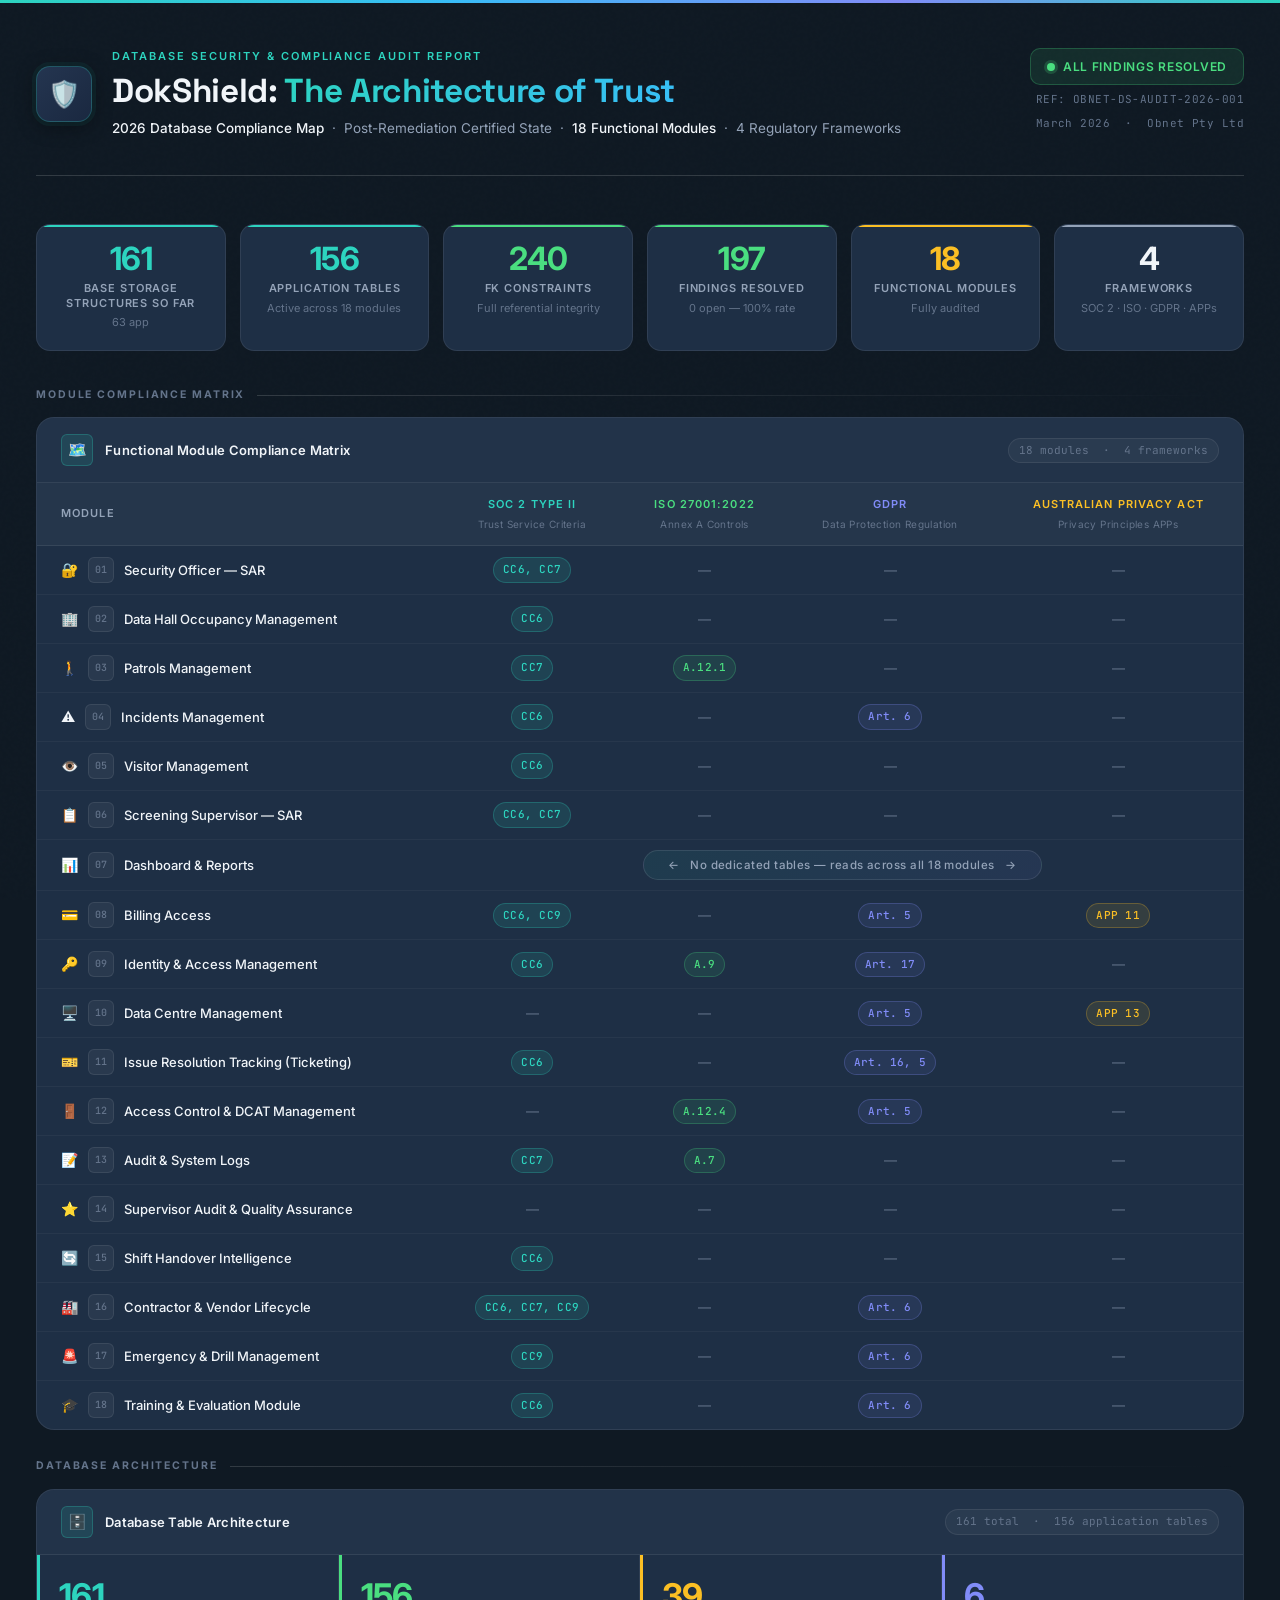
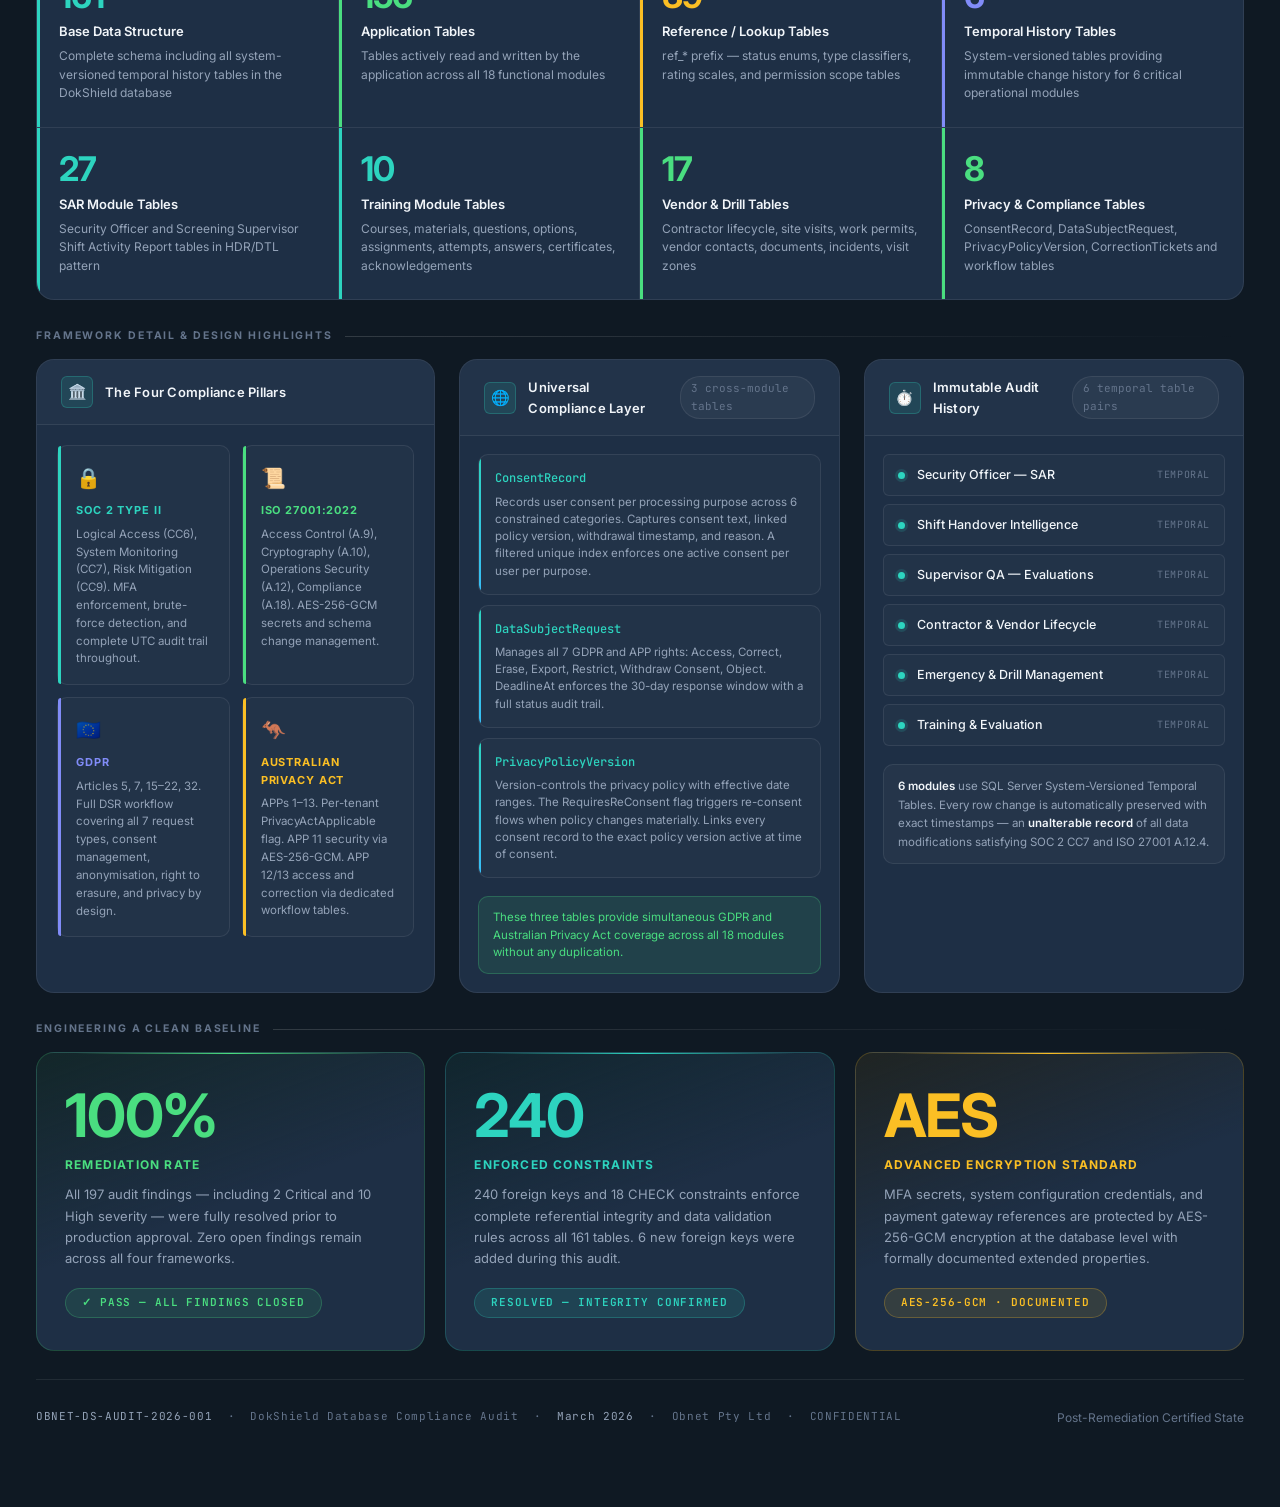
<file: DokShield_ComplianceMap.html>
<!DOCTYPE html>
<html lang="en">
<head>
<meta charset="UTF-8">
<meta name="viewport" content="width=device-width, initial-scale=1.0">
<title>DokShield — 2026 Database Compliance Map</title>
<link href="https://fonts.googleapis.com/css2?family=Space+Grotesk:wght@400;500;600;700&family=Inter:wght@300;400;500;600;700&family=JetBrains+Mono:wght@400;500&display=swap" rel="stylesheet">
<style>

/* ════════════════════════════════════════
   DESIGN TOKENS
════════════════════════════════════════ */
:root {
  --bg:          #0f1923;
  --bg2:         #141f2e;
  --bg3:         #1a2840;
  --surface:     #1e2f45;
  --surface2:    #243550;
  --border:      rgba(255,255,255,0.08);
  --border-acc:  rgba(255,255,255,0.15);

  --teal:        #2dd4bf;
  --teal-dim:    rgba(45,212,191,0.12);
  --teal-border: rgba(45,212,191,0.25);

  --green:       #4ade80;
  --green-dim:   rgba(74,222,128,0.10);
  --green-border:rgba(74,222,128,0.25);

  --amber:       #fbbf24;
  --amber-dim:   rgba(251,191,36,0.10);
  --amber-border:rgba(251,191,36,0.25);

  --indigo:      #818cf8;
  --indigo-dim:  rgba(129,140,248,0.10);
  --indigo-border:rgba(129,140,248,0.25);

  --slate:       #94a3b8;
  --slate-dim:   #64748b;

  --text-primary:   #f1f5f9;
  --text-secondary: #94a3b8;
  --text-tertiary:  #64748b;

  --soc2-color:   #2dd4bf;
  --iso-color:    #4ade80;
  --gdpr-color:   #818cf8;
  --app-color:    #fbbf24;

  --radius-sm:  6px;
  --radius-md:  10px;
  --radius-lg:  14px;
  --radius-xl:  18px;
}

/* ════════════════════════════════════════
   RESET & BASE
════════════════════════════════════════ */
*, *::before, *::after { box-sizing: border-box; margin: 0; padding: 0; }

html { scroll-behavior: smooth; }

body {
  font-family: 'Inter', -apple-system, sans-serif;
  background: var(--bg);
  color: var(--text-primary);
  line-height: 1.6;
  -webkit-font-smoothing: antialiased;
}

/* Subtle noise texture */
body::before {
  content: '';
  position: fixed; inset: 0;
  background-image: url("data:image/svg+xml,%3Csvg viewBox='0 0 256 256' xmlns='http://www.w3.org/2000/svg'%3E%3Cfilter id='noise'%3E%3CfeTurbulence type='fractalNoise' baseFrequency='0.9' numOctaves='4' stitchTiles='stitch'/%3E%3C/filter%3E%3Crect width='100%25' height='100%25' filter='url(%23noise)' opacity='0.03'/%3E%3C/svg%3E");
  pointer-events: none; z-index: 0; opacity: 0.4;
}

/* Top accent bar */
body::after {
  content: '';
  position: fixed; top: 0; left: 0; right: 0; height: 3px;
  background: linear-gradient(90deg, var(--teal) 0%, #38bdf8 35%, var(--indigo) 70%, var(--teal) 100%);
  z-index: 100;
}

/* ════════════════════════════════════════
   PAGE WRAPPER
════════════════════════════════════════ */
.page {
  position: relative; z-index: 1;
  max-width: 1380px; margin: 0 auto;
  padding: 48px 36px 80px;
}

/* ════════════════════════════════════════
   MASTHEAD
════════════════════════════════════════ */
.masthead {
  display: grid;
  grid-template-columns: 1fr auto;
  align-items: start;
  gap: 32px;
  margin-bottom: 48px;
  padding-bottom: 36px;
  border-bottom: 1px solid var(--border-acc);
  animation: fadeIn 0.6s ease both;
}

.masthead-left { display: flex; align-items: center; gap: 20px; }

.shield-mark {
  width: 56px; height: 56px; flex-shrink: 0;
  background: linear-gradient(135deg, var(--surface2), var(--bg3));
  border: 1px solid var(--teal-border);
  border-radius: var(--radius-lg);
  display: flex; align-items: center; justify-content: center;
  font-size: 26px;
  box-shadow: 0 0 0 4px rgba(45,212,191,0.06), 0 4px 20px rgba(0,0,0,0.4);
}

.masthead-text {}
.masthead-eyebrow {
  font-size: 11px; font-weight: 600;
  letter-spacing: 0.18em; text-transform: uppercase;
  color: var(--teal);
  margin-bottom: 6px;
}
.masthead-h1 {
  font-family: 'Space Grotesk', sans-serif;
  font-size: clamp(22px, 2.6vw, 36px);
  font-weight: 700; color: var(--text-primary);
  line-height: 1.15; letter-spacing: -0.01em;
}
.masthead-h1 em {
  font-style: normal;
  background: linear-gradient(135deg, var(--teal), #38bdf8);
  -webkit-background-clip: text; -webkit-text-fill-color: transparent;
  background-clip: text;
}
.masthead-sub {
  font-size: 13.5px; color: var(--text-secondary);
  margin-top: 8px; font-weight: 400;
}
.masthead-sub span {
  color: var(--text-primary); font-weight: 500;
}

.cert-panel {
  flex-shrink: 0; text-align: right;
}
.cert-stamp {
  display: inline-flex; flex-direction: column; align-items: flex-end;
  gap: 6px;
}
.cert-badge {
  display: inline-flex; align-items: center; gap: 8px;
  background: var(--green-dim);
  border: 1px solid var(--green-border);
  border-radius: var(--radius-md);
  padding: 8px 16px;
}
.cert-dot {
  width: 8px; height: 8px; border-radius: 50%;
  background: var(--green);
  box-shadow: 0 0 0 3px rgba(74,222,128,0.2);
  animation: blink 2.5s ease-in-out infinite;
}
@keyframes blink { 0%,100%{opacity:1;} 50%{opacity:0.4;} }
.cert-text {
  font-size: 12px; font-weight: 600; color: var(--green);
  letter-spacing: 0.06em; text-transform: uppercase;
}
.cert-meta {
  font-family: 'JetBrains Mono', monospace;
  font-size: 11px; color: var(--text-tertiary);
  letter-spacing: 0.04em;
}

/* ════════════════════════════════════════
   STAT CARDS ROW
════════════════════════════════════════ */
.stats-row {
  display: grid;
  grid-template-columns: repeat(6, 1fr);
  gap: 14px;
  margin-bottom: 36px;
  animation: fadeIn 0.6s 0.1s ease both;
}

.stat {
  background: var(--surface);
  border: 1px solid var(--border);
  border-radius: var(--radius-lg);
  padding: 18px 16px;
  text-align: center;
  transition: border-color 0.2s, transform 0.2s;
  position: relative; overflow: hidden;
}
.stat::before {
  content: '';
  position: absolute; top: 0; left: 0; right: 0; height: 2px;
  border-radius: var(--radius-lg) var(--radius-lg) 0 0;
}
.stat.s-teal::before  { background: var(--teal); }
.stat.s-green::before { background: var(--green); }
.stat.s-amber::before { background: var(--amber); }
.stat.s-indigo::before{ background: var(--indigo); }
.stat.s-slate::before { background: var(--slate); }

.stat:hover { border-color: var(--border-acc); transform: translateY(-2px); }

.stat-n {
  font-size: clamp(24px, 2.5vw, 32px);
  font-weight: 700; display: block;
  letter-spacing: -0.02em; line-height: 1;
  margin-bottom: 6px;
}
.s-teal  .stat-n { color: var(--teal); }
.s-green .stat-n { color: var(--green); }
.s-amber .stat-n { color: var(--amber); }
.s-indigo .stat-n{ color: var(--indigo); }
.s-slate .stat-n { color: var(--text-primary); }

.stat-label {
  font-size: 11px; font-weight: 600;
  color: var(--text-secondary);
  text-transform: uppercase; letter-spacing: 0.08em;
  line-height: 1.3;
}
.stat-note {
  font-size: 11px; color: var(--text-tertiary);
  margin-top: 4px;
}

/* ════════════════════════════════════════
   SECTION LABEL
════════════════════════════════════════ */
.sec-label {
  display: flex; align-items: center; gap: 12px;
  margin-bottom: 14px;
}
.sec-label-line {
  height: 1px; flex: 1;
  background: linear-gradient(90deg, var(--border-acc), transparent);
}
.sec-label-text {
  font-size: 10.5px; font-weight: 700;
  letter-spacing: 0.18em; text-transform: uppercase;
  color: var(--text-tertiary);
  white-space: nowrap;
}

/* ════════════════════════════════════════
   CARDS
════════════════════════════════════════ */
.card {
  background: var(--surface);
  border: 1px solid var(--border);
  border-radius: var(--radius-xl);
  overflow: hidden;
}

.card-header {
  display: flex; align-items: center; gap: 12px;
  padding: 16px 24px;
  border-bottom: 1px solid var(--border);
  background: rgba(255,255,255,0.02);
}
.card-header-icon {
  width: 32px; height: 32px; border-radius: var(--radius-sm);
  background: var(--teal-dim); border: 1px solid var(--teal-border);
  display: flex; align-items: center; justify-content: center;
  font-size: 15px; flex-shrink: 0;
}
.card-header-title {
  font-size: 13px; font-weight: 600;
  color: var(--text-primary); letter-spacing: 0.02em;
}
.card-header-badge {
  margin-left: auto;
  font-family: 'JetBrains Mono', monospace;
  font-size: 11px; color: var(--text-tertiary);
  background: rgba(255,255,255,0.04);
  border: 1px solid var(--border);
  border-radius: 20px; padding: 3px 10px;
}

/* ════════════════════════════════════════
   COMPLIANCE MATRIX
════════════════════════════════════════ */
.matrix-card {
  margin-bottom: 28px;
  animation: fadeIn 0.6s 0.15s ease both;
}

.matrix-scroll { overflow-x: auto; }

table.matrix {
  width: 100%; border-collapse: collapse;
  font-size: 13px;
}

.matrix thead tr {
  background: rgba(255,255,255,0.03);
}
.matrix thead th {
  padding: 13px 18px;
  font-size: 11px; font-weight: 600;
  letter-spacing: 0.10em; text-transform: uppercase;
  color: var(--text-secondary);
  border-bottom: 1px solid var(--border);
  white-space: nowrap; text-align: center;
}
.matrix thead th:first-child {
  text-align: left; min-width: 250px; padding-left: 24px;
}
.th-soc2  { color: var(--soc2-color)  !important; }
.th-iso   { color: var(--iso-color)   !important; }
.th-gdpr  { color: var(--gdpr-color)  !important; }
.th-app   { color: var(--app-color)   !important; }
.th-sub {
  display: block; font-weight: 400; font-size: 10px;
  color: var(--text-tertiary); margin-top: 2px;
  letter-spacing: 0.04em; text-transform: none;
}

.matrix tbody tr {
  border-bottom: 1px solid rgba(255,255,255,0.04);
  transition: background 0.12s;
}
.matrix tbody tr:last-child { border-bottom: none; }
.matrix tbody tr:hover { background: rgba(255,255,255,0.03); }

.matrix tbody td {
  padding: 11px 18px; vertical-align: middle;
}
.matrix tbody td:first-child { padding-left: 24px; }
.matrix tbody td.tc { text-align: center; }

.mod-row { display: flex; align-items: center; gap: 10px; }
.mod-ico { font-size: 14px; }
.mod-num {
  width: 26px; height: 26px; border-radius: 6px; flex-shrink: 0;
  background: rgba(255,255,255,0.05); border: 1px solid var(--border);
  display: flex; align-items: center; justify-content: center;
  font-family: 'JetBrains Mono', monospace; font-size: 10px;
  color: var(--text-tertiary); font-weight: 500;
}
.mod-name { font-size: 13px; color: var(--text-primary); font-weight: 500; }

/* Framework tags */
.tag {
  display: inline-flex; align-items: center;
  padding: 3px 9px; border-radius: 20px;
  font-family: 'JetBrains Mono', monospace;
  font-size: 11px; font-weight: 500;
  white-space: nowrap; letter-spacing: 0.02em;
  transition: opacity 0.15s;
}
.tag:hover { opacity: 0.8; }
.tag-soc  { background: var(--teal-dim);   color: var(--teal);   border: 1px solid var(--teal-border); }
.tag-iso  { background: var(--green-dim);  color: var(--green);  border: 1px solid var(--green-border); }
.tag-gdpr { background: var(--indigo-dim); color: var(--indigo); border: 1px solid var(--indigo-border); }
.tag-app  { background: var(--amber-dim);  color: var(--amber);  border: 1px solid var(--amber-border); }
.tag-none { color: var(--text-tertiary); font-size: 13px; }

.global-row td { text-align: center; }
.global-tag {
  display: inline-flex; align-items: center; gap: 8px;
  padding: 5px 24px; border-radius: 20px;
  background: linear-gradient(135deg, rgba(45,212,191,0.08), rgba(129,140,248,0.08));
  border: 1px solid rgba(255,255,255,0.10);
  font-size: 11.5px; font-weight: 500;
  color: var(--text-secondary); letter-spacing: 0.04em;
}

/* ════════════════════════════════════════
   TABLE BREAKDOWN
════════════════════════════════════════ */
.breakdown-card {
  margin-bottom: 28px;
  animation: fadeIn 0.6s 0.2s ease both;
}
.breakdown-grid {
  display: grid; grid-template-columns: repeat(4, 1fr);
}
.bk {
  padding: 24px 22px;
  border-right: 1px solid var(--border);
  border-bottom: 1px solid var(--border);
  position: relative;
  transition: background 0.15s;
}
.bk:hover { background: rgba(255,255,255,0.02); }
.bk:nth-child(4n) { border-right: none; }
.bk:nth-last-child(-n+4) { border-bottom: none; }

.bk-n {
  font-size: 34px; font-weight: 700;
  display: block; line-height: 1; margin-bottom: 8px;
  letter-spacing: -0.02em;
}
.bk-n.c-teal   { color: var(--teal); }
.bk-n.c-green  { color: var(--green); }
.bk-n.c-amber  { color: var(--amber); }
.bk-n.c-indigo { color: var(--indigo); }
.bk-n.c-slate  { color: var(--text-primary); }

.bk-label {
  font-size: 13px; font-weight: 600;
  color: var(--text-primary); margin-bottom: 5px;
}
.bk-desc {
  font-size: 12px; color: var(--text-secondary);
  line-height: 1.55;
}
.bk-stripe {
  position: absolute; top: 0; left: 0;
  width: 3px; height: 100%; border-radius: 0;
}
.bk-stripe.c-teal   { background: var(--teal); }
.bk-stripe.c-green  { background: var(--green); }
.bk-stripe.c-amber  { background: var(--amber); }
.bk-stripe.c-indigo { background: var(--indigo); }
.bk-stripe.c-slate  { background: var(--slate); }

/* ════════════════════════════════════════
   3-COL LOWER SECTION
════════════════════════════════════════ */
.three-col {
  display: grid;
  grid-template-columns: 1.05fr 1fr 1fr;
  gap: 24px;
  margin-bottom: 28px;
  animation: fadeIn 0.6s 0.25s ease both;
}

/* ── Pillars ── */
.pillar-grid {
  display: grid; grid-template-columns: 1fr 1fr;
  gap: 12px; padding: 20px;
}
.pillar {
  border-radius: var(--radius-md);
  padding: 16px; border: 1px solid var(--border);
  background: rgba(255,255,255,0.02);
  transition: background 0.15s, border-color 0.15s;
  position: relative; padding-left: 18px;
}
.pillar:hover { background: rgba(255,255,255,0.04); }
.pillar::before {
  content: ''; position: absolute;
  left: 0; top: 0; bottom: 0; width: 3px;
  border-radius: var(--radius-md) 0 0 var(--radius-md);
}
.pillar.p-soc::before   { background: var(--teal); }
.pillar.p-iso::before   { background: var(--green); }
.pillar.p-gdpr::before  { background: var(--indigo); }
.pillar.p-app::before   { background: var(--amber); }

.pillar.p-soc:hover  { border-color: var(--teal-border); }
.pillar.p-iso:hover  { border-color: var(--green-border); }
.pillar.p-gdpr:hover { border-color: var(--indigo-border); }
.pillar.p-app:hover  { border-color: var(--amber-border); }

.p-icon { font-size: 20px; display: block; margin-bottom: 8px; }
.p-title {
  font-size: 11px; font-weight: 700;
  letter-spacing: 0.08em; text-transform: uppercase;
  margin-bottom: 6px;
}
.pillar.p-soc  .p-title { color: var(--teal); }
.pillar.p-iso  .p-title { color: var(--green); }
.pillar.p-gdpr .p-title { color: var(--indigo); }
.pillar.p-app  .p-title { color: var(--amber); }
.p-desc { font-size: 11.5px; color: var(--text-secondary); line-height: 1.55; }

/* ── UCL ── */
.ucl-items { display: flex; flex-direction: column; gap: 10px; padding: 18px; }
.ucl-item {
  border-radius: var(--radius-md); padding: 14px 16px;
  border: 1px solid var(--border);
  background: rgba(255,255,255,0.02);
  transition: background 0.15s, border-color 0.15s;
  position: relative; overflow: hidden;
}
.ucl-item:hover { background: rgba(255,255,255,0.04); border-color: var(--border-acc); }
.ucl-item::after {
  content: ''; position: absolute;
  left: 0; top: 0; bottom: 0; width: 2px;
  background: linear-gradient(180deg, var(--teal), #38bdf8);
}
.ucl-name {
  font-family: 'JetBrains Mono', monospace;
  font-size: 12px; color: var(--teal);
  font-weight: 500; margin-bottom: 5px;
}
.ucl-desc { font-size: 11.5px; color: var(--text-secondary); line-height: 1.5; }
.ucl-note {
  margin: 0 18px 18px; padding: 12px 14px;
  background: var(--green-dim); border: 1px solid var(--green-border);
  border-radius: var(--radius-md);
  font-size: 11.5px; color: var(--green); line-height: 1.5;
}

/* ── Temporal ── */
.temp-items { display: flex; flex-direction: column; gap: 8px; padding: 18px; }
.temp-item {
  display: flex; align-items: center; gap: 12px;
  padding: 10px 14px; border-radius: var(--radius-sm);
  border: 1px solid var(--border);
  background: rgba(255,255,255,0.02);
  transition: background 0.15s;
}
.temp-item:hover { background: rgba(255,255,255,0.04); }
.pulse {
  width: 7px; height: 7px; border-radius: 50%;
  background: var(--teal); flex-shrink: 0;
  box-shadow: 0 0 0 3px rgba(45,212,191,0.15);
  animation: pulse 3s ease-in-out infinite;
}
@keyframes pulse {
  0%,100%{ box-shadow: 0 0 0 3px rgba(45,212,191,0.15); }
  50%    { box-shadow: 0 0 0 6px rgba(45,212,191,0.05); }
}
.temp-name { font-size: 12.5px; color: var(--text-primary); font-weight: 500; flex: 1; }
.temp-tag {
  font-family: 'JetBrains Mono', monospace;
  font-size: 10px; color: var(--text-tertiary);
  letter-spacing: 0.06em;
}
.temp-note {
  margin: 0 18px 18px; padding: 12px 14px;
  background: rgba(255,255,255,0.03); border: 1px solid var(--border);
  border-radius: var(--radius-md);
  font-size: 11.5px; color: var(--text-secondary); line-height: 1.6;
}
.temp-note strong { color: var(--text-primary); font-weight: 600; }

/* ════════════════════════════════════════
   METRIC CARDS
════════════════════════════════════════ */
.metrics-row {
  display: grid; grid-template-columns: repeat(3,1fr);
  gap: 20px; margin-bottom: 28px;
  animation: fadeIn 0.6s 0.3s ease both;
}
.met {
  border-radius: var(--radius-xl); padding: 32px 28px;
  border: 1px solid var(--border); position: relative; overflow: hidden;
  transition: transform 0.2s, border-color 0.2s;
}
.met:hover { transform: translateY(-3px); }

.met::before {
  content: ''; position: absolute;
  top: 0; left: 0; right: 0; height: 1px;
}
.met-green {
  background: linear-gradient(160deg, rgba(74,222,128,0.07) 0%, var(--surface) 50%);
  border-color: rgba(74,222,128,0.2);
}
.met-green:hover { border-color: var(--green-border); }
.met-green::before { background: linear-gradient(90deg, transparent 10%, var(--green) 50%, transparent 90%); }

.met-teal {
  background: linear-gradient(160deg, rgba(45,212,191,0.07) 0%, var(--surface) 50%);
  border-color: rgba(45,212,191,0.2);
}
.met-teal:hover { border-color: var(--teal-border); }
.met-teal::before { background: linear-gradient(90deg, transparent 10%, var(--teal) 50%, transparent 90%); }

.met-amber {
  background: linear-gradient(160deg, rgba(251,191,36,0.07) 0%, var(--surface) 50%);
  border-color: rgba(251,191,36,0.2);
}
.met-amber:hover { border-color: var(--amber-border); }
.met-amber::before { background: linear-gradient(90deg, transparent 10%, var(--amber) 50%, transparent 90%); }

.met-big {
  font-size: clamp(40px, 5vw, 60px);
  font-weight: 700; display: block; line-height: 1;
  letter-spacing: -0.02em; margin-bottom: 10px;
}
.met-green .met-big  { color: var(--green); }
.met-teal  .met-big  { color: var(--teal); }
.met-amber .met-big  { color: var(--amber); }

.met-title {
  font-size: 12px; font-weight: 700;
  letter-spacing: 0.10em; text-transform: uppercase;
  margin-bottom: 10px;
}
.met-green .met-title  { color: var(--green); }
.met-teal  .met-title  { color: var(--teal); }
.met-amber .met-title  { color: var(--amber); }

.met-desc {
  font-size: 13px; color: var(--text-secondary);
  line-height: 1.65; margin-bottom: 18px;
}
.met-pill {
  display: inline-block; padding: 5px 16px;
  border-radius: 20px; font-size: 11px;
  font-weight: 600; letter-spacing: 0.08em;
  font-family: 'JetBrains Mono', monospace;
  text-transform: uppercase;
}
.met-green .met-pill {
  background: var(--green-dim); border: 1px solid var(--green-border);
  color: var(--green);
}
.met-teal .met-pill {
  background: var(--teal-dim); border: 1px solid var(--teal-border);
  color: var(--teal);
}
.met-amber .met-pill {
  background: var(--amber-dim); border: 1px solid var(--amber-border);
  color: var(--amber);
}

/* ════════════════════════════════════════
   FOOTER
════════════════════════════════════════ */
.footer {
  display: flex; align-items: center; justify-content: space-between;
  padding-top: 28px;
  border-top: 1px solid var(--border);
  animation: fadeIn 0.6s 0.4s ease both;
}
.footer-left {
  font-family: 'JetBrains Mono', monospace;
  font-size: 11px; color: var(--text-tertiary);
  letter-spacing: 0.06em;
}
.footer-left span { color: var(--text-secondary); }
.footer-right {
  font-size: 12px; color: var(--text-tertiary);
}

/* ════════════════════════════════════════
   ANIMATION
════════════════════════════════════════ */
@keyframes fadeIn {
  from { opacity: 0; transform: translateY(16px); }
  to   { opacity: 1; transform: translateY(0); }
}

/* ════════════════════════════════════════
   RESPONSIVE
════════════════════════════════════════ */
@media (max-width: 1200px) {
  .three-col { grid-template-columns: 1fr 1fr; }
  .three-col .card:last-child { grid-column: 1 / -1; }
  .metrics-row { grid-template-columns: 1fr 1fr; }
  .metrics-row .met:last-child { grid-column: 1 / -1; }
}
@media (max-width: 960px) {
  .stats-row { grid-template-columns: repeat(3, 1fr); }
  .breakdown-grid { grid-template-columns: repeat(2, 1fr); }
  .three-col { grid-template-columns: 1fr; }
}
@media (max-width: 640px) {
  .page { padding: 28px 16px 60px; }
  .masthead { grid-template-columns: 1fr; }
  .cert-panel { display: none; }
  .stats-row { grid-template-columns: repeat(2, 1fr); }
  .metrics-row { grid-template-columns: 1fr; }
  .pillar-grid { grid-template-columns: 1fr; }
}

</style>
</head>
<body>

<div class="page">

  <!-- ══════════════════════════
       MASTHEAD
  ══════════════════════════ -->
  <header class="masthead">
    <div class="masthead-left">
      <div class="shield-mark">🛡️</div>
      <div class="masthead-text">
        <div class="masthead-eyebrow">Database Security &amp; Compliance Audit Report</div>
        <h1 class="masthead-h1">DokShield: <em>The Architecture of Trust</em></h1>
        <p class="masthead-sub">
          <span>2026 Database Compliance Map</span> &nbsp;·&nbsp;
          Post-Remediation Certified State &nbsp;·&nbsp;
          <span>18 Functional Modules</span> &nbsp;·&nbsp;
          4 Regulatory Frameworks
        </p>
      </div>
    </div>
    <div class="cert-panel">
      <div class="cert-stamp">
        <div class="cert-badge">
          <div class="cert-dot"></div>
          <span class="cert-text">All Findings Resolved</span>
        </div>
        <div class="cert-meta">REF: OBNET-DS-AUDIT-2026-001</div>
        <div class="cert-meta">March 2026 &nbsp;·&nbsp; Obnet Pty Ltd</div>
      </div>
    </div>
  </header>

  <!-- ══════════════════════════
       STAT CARDS
  ══════════════════════════ -->
  <div class="stats-row">
    <div class="stat s-teal">
      <span class="stat-n">161</span>
      <div class="stat-label">Base storage structures so far</div>
      <div class="stat-note">63 app</div>
    </div>
    <div class="stat s-teal">
      <span class="stat-n">156</span>
      <div class="stat-label">Application Tables</div>
      <div class="stat-note">Active across 18 modules</div>
    </div>
    <div class="stat s-green">
      <span class="stat-n">240</span>
      <div class="stat-label">FK Constraints</div>
      <div class="stat-note">Full referential integrity</div>
    </div>
    <div class="stat s-green">
      <span class="stat-n">197</span>
      <div class="stat-label">Findings Resolved</div>
      <div class="stat-note">0 open &mdash; 100% rate</div>
    </div>
    <div class="stat s-amber">
      <span class="stat-n">18</span>
      <div class="stat-label">Functional Modules</div>
      <div class="stat-note">Fully audited</div>
    </div>
    <div class="stat s-slate">
      <span class="stat-n">4</span>
      <div class="stat-label">Frameworks</div>
      <div class="stat-note">SOC 2 · ISO · GDPR · APPs</div>
    </div>
  </div>

  <!-- ══════════════════════════
       COMPLIANCE MATRIX
  ══════════════════════════ -->
  <div class="sec-label">
    <span class="sec-label-text">Module Compliance Matrix</span>
    <div class="sec-label-line"></div>
  </div>

  <div class="card matrix-card">
    <div class="card-header">
      <div class="card-header-icon">🗺️</div>
      <span class="card-header-title">Functional Module Compliance Matrix</span>
      <span class="card-header-badge">18 modules &nbsp;·&nbsp; 4 frameworks</span>
    </div>
    <div class="matrix-scroll">
      <table class="matrix">
        <thead>
          <tr>
            <th style="text-align:left">Module</th>
            <th class="th-soc2">SOC 2 Type II
              <span class="th-sub">Trust Service Criteria</span>
            </th>
            <th class="th-iso">ISO 27001:2022
              <span class="th-sub">Annex A Controls</span>
            </th>
            <th class="th-gdpr">GDPR
              <span class="th-sub">Data Protection Regulation</span>
            </th>
            <th class="th-app">Australian Privacy Act
              <span class="th-sub">Privacy Principles APPs</span>
            </th>
          </tr>
        </thead>
        <tbody>

          <tr>
            <td><div class="mod-row"><span class="mod-ico">🔐</span><span class="mod-num">01</span><span class="mod-name">Security Officer — SAR</span></div></td>
            <td class="tc"><span class="tag tag-soc">CC6, CC7</span></td>
            <td class="tc"><span class="tag-none">—</span></td>
            <td class="tc"><span class="tag-none">—</span></td>
            <td class="tc"><span class="tag-none">—</span></td>
          </tr>

          <tr>
            <td><div class="mod-row"><span class="mod-ico">🏢</span><span class="mod-num">02</span><span class="mod-name">Data Hall Occupancy Management</span></div></td>
            <td class="tc"><span class="tag tag-soc">CC6</span></td>
            <td class="tc"><span class="tag-none">—</span></td>
            <td class="tc"><span class="tag-none">—</span></td>
            <td class="tc"><span class="tag-none">—</span></td>
          </tr>

          <tr>
            <td><div class="mod-row"><span class="mod-ico">🚶</span><span class="mod-num">03</span><span class="mod-name">Patrols Management</span></div></td>
            <td class="tc"><span class="tag tag-soc">CC7</span></td>
            <td class="tc"><span class="tag tag-iso">A.12.1</span></td>
            <td class="tc"><span class="tag-none">—</span></td>
            <td class="tc"><span class="tag-none">—</span></td>
          </tr>

          <tr>
            <td><div class="mod-row"><span class="mod-ico">⚠️</span><span class="mod-num">04</span><span class="mod-name">Incidents Management</span></div></td>
            <td class="tc"><span class="tag tag-soc">CC6</span></td>
            <td class="tc"><span class="tag-none">—</span></td>
            <td class="tc"><span class="tag tag-gdpr">Art. 6</span></td>
            <td class="tc"><span class="tag-none">—</span></td>
          </tr>

          <tr>
            <td><div class="mod-row"><span class="mod-ico">👁️</span><span class="mod-num">05</span><span class="mod-name">Visitor Management</span></div></td>
            <td class="tc"><span class="tag tag-soc">CC6</span></td>
            <td class="tc"><span class="tag-none">—</span></td>
            <td class="tc"><span class="tag-none">—</span></td>
            <td class="tc"><span class="tag-none">—</span></td>
          </tr>

          <tr>
            <td><div class="mod-row"><span class="mod-ico">📋</span><span class="mod-num">06</span><span class="mod-name">Screening Supervisor — SAR</span></div></td>
            <td class="tc"><span class="tag tag-soc">CC6, CC7</span></td>
            <td class="tc"><span class="tag-none">—</span></td>
            <td class="tc"><span class="tag-none">—</span></td>
            <td class="tc"><span class="tag-none">—</span></td>
          </tr>

          <tr class="global-row">
            <td><div class="mod-row"><span class="mod-ico">📊</span><span class="mod-num">07</span><span class="mod-name">Dashboard &amp; Reports</span></div></td>
            <td colspan="4" style="text-align:center; padding: 10px 18px;">
              <span class="global-tag">
                ← &nbsp; No dedicated tables — reads across all 18 modules &nbsp; →
              </span>
            </td>
          </tr>

          <tr>
            <td><div class="mod-row"><span class="mod-ico">💳</span><span class="mod-num">08</span><span class="mod-name">Billing Access</span></div></td>
            <td class="tc"><span class="tag tag-soc">CC6, CC9</span></td>
            <td class="tc"><span class="tag-none">—</span></td>
            <td class="tc"><span class="tag tag-gdpr">Art. 5</span></td>
            <td class="tc"><span class="tag tag-app">APP 11</span></td>
          </tr>

          <tr>
            <td><div class="mod-row"><span class="mod-ico">🔑</span><span class="mod-num">09</span><span class="mod-name">Identity &amp; Access Management</span></div></td>
            <td class="tc"><span class="tag tag-soc">CC6</span></td>
            <td class="tc"><span class="tag tag-iso">A.9</span></td>
            <td class="tc"><span class="tag tag-gdpr">Art. 17</span></td>
            <td class="tc"><span class="tag-none">—</span></td>
          </tr>

          <tr>
            <td><div class="mod-row"><span class="mod-ico">🖥️</span><span class="mod-num">10</span><span class="mod-name">Data Centre Management</span></div></td>
            <td class="tc"><span class="tag-none">—</span></td>
            <td class="tc"><span class="tag-none">—</span></td>
            <td class="tc"><span class="tag tag-gdpr">Art. 5</span></td>
            <td class="tc"><span class="tag tag-app">APP 13</span></td>
          </tr>

          <tr>
            <td><div class="mod-row"><span class="mod-ico">🎫</span><span class="mod-num">11</span><span class="mod-name">Issue Resolution Tracking (Ticketing)</span></div></td>
            <td class="tc"><span class="tag tag-soc">CC6</span></td>
            <td class="tc"><span class="tag-none">—</span></td>
            <td class="tc"><span class="tag tag-gdpr">Art. 16, 5</span></td>
            <td class="tc"><span class="tag-none">—</span></td>
          </tr>

          <tr>
            <td><div class="mod-row"><span class="mod-ico">🚪</span><span class="mod-num">12</span><span class="mod-name">Access Control &amp; DCAT Management</span></div></td>
            <td class="tc"><span class="tag-none">—</span></td>
            <td class="tc"><span class="tag tag-iso">A.12.4</span></td>
            <td class="tc"><span class="tag tag-gdpr">Art. 5</span></td>
            <td class="tc"><span class="tag-none">—</span></td>
          </tr>

          <tr>
            <td><div class="mod-row"><span class="mod-ico">📝</span><span class="mod-num">13</span><span class="mod-name">Audit &amp; System Logs</span></div></td>
            <td class="tc"><span class="tag tag-soc">CC7</span></td>
            <td class="tc"><span class="tag tag-iso">A.7</span></td>
            <td class="tc"><span class="tag-none">—</span></td>
            <td class="tc"><span class="tag-none">—</span></td>
          </tr>

          <tr>
            <td><div class="mod-row"><span class="mod-ico">⭐</span><span class="mod-num">14</span><span class="mod-name">Supervisor Audit &amp; Quality Assurance</span></div></td>
            <td class="tc"><span class="tag-none">—</span></td>
            <td class="tc"><span class="tag-none">—</span></td>
            <td class="tc"><span class="tag-none">—</span></td>
            <td class="tc"><span class="tag-none">—</span></td>
          </tr>

          <tr>
            <td><div class="mod-row"><span class="mod-ico">🔄</span><span class="mod-num">15</span><span class="mod-name">Shift Handover Intelligence</span></div></td>
            <td class="tc"><span class="tag tag-soc">CC6</span></td>
            <td class="tc"><span class="tag-none">—</span></td>
            <td class="tc"><span class="tag-none">—</span></td>
            <td class="tc"><span class="tag-none">—</span></td>
          </tr>

          <tr>
            <td><div class="mod-row"><span class="mod-ico">🏭</span><span class="mod-num">16</span><span class="mod-name">Contractor &amp; Vendor Lifecycle</span></div></td>
            <td class="tc"><span class="tag tag-soc">CC6, CC7, CC9</span></td>
            <td class="tc"><span class="tag-none">—</span></td>
            <td class="tc"><span class="tag tag-gdpr">Art. 6</span></td>
            <td class="tc"><span class="tag-none">—</span></td>
          </tr>

          <tr>
            <td><div class="mod-row"><span class="mod-ico">🚨</span><span class="mod-num">17</span><span class="mod-name">Emergency &amp; Drill Management</span></div></td>
            <td class="tc"><span class="tag tag-soc">CC9</span></td>
            <td class="tc"><span class="tag-none">—</span></td>
            <td class="tc"><span class="tag tag-gdpr">Art. 6</span></td>
            <td class="tc"><span class="tag-none">—</span></td>
          </tr>

          <tr>
            <td><div class="mod-row"><span class="mod-ico">🎓</span><span class="mod-num">18</span><span class="mod-name">Training &amp; Evaluation Module</span></div></td>
            <td class="tc"><span class="tag tag-soc">CC6</span></td>
            <td class="tc"><span class="tag-none">—</span></td>
            <td class="tc"><span class="tag tag-gdpr">Art. 6</span></td>
            <td class="tc"><span class="tag-none">—</span></td>
          </tr>

        </tbody>
      </table>
    </div>
  </div>

  <!-- ══════════════════════════
       TABLE BREAKDOWN
  ══════════════════════════ -->
  <div class="sec-label">
    <span class="sec-label-text">Database Architecture</span>
    <div class="sec-label-line"></div>
  </div>

  <div class="card breakdown-card">
    <div class="card-header">
      <div class="card-header-icon">🗄️</div>
      <span class="card-header-title">Database Table Architecture</span>
      <span class="card-header-badge">161 total &nbsp;·&nbsp; 156 application tables</span>
    </div>
    <div class="breakdown-grid">
      <div class="bk">
        <div class="bk-stripe c-teal"></div>
        <span class="bk-n c-teal">161</span>
        <div class="bk-label">Base Data Structure</div>
        <div class="bk-desc">Complete schema including all system-versioned temporal history tables in the DokShield database</div>
      </div>
      <div class="bk">
        <div class="bk-stripe c-green"></div>
        <span class="bk-n c-green">156</span>
        <div class="bk-label">Application Tables</div>
        <div class="bk-desc">Tables actively read and written by the application across all 18 functional modules</div>
      </div>
      <div class="bk">
        <div class="bk-stripe c-amber"></div>
        <span class="bk-n c-amber">39</span>
        <div class="bk-label">Reference / Lookup Tables</div>
        <div class="bk-desc">ref_* prefix — status enums, type classifiers, rating scales, and permission scope tables</div>
      </div>
      <div class="bk">
        <div class="bk-stripe c-indigo"></div>
        <span class="bk-n c-indigo">6</span>
        <div class="bk-label">Temporal History Tables</div>
        <div class="bk-desc">System-versioned tables providing immutable change history for 6 critical operational modules</div>
      </div>
      <div class="bk">
        <div class="bk-stripe c-teal"></div>
        <span class="bk-n c-teal">27</span>
        <div class="bk-label">SAR Module Tables</div>
        <div class="bk-desc">Security Officer and Screening Supervisor Shift Activity Report tables in HDR/DTL pattern</div>
      </div>
      <div class="bk">
        <div class="bk-stripe c-teal"></div>
        <span class="bk-n c-teal">10</span>
        <div class="bk-label">Training Module Tables</div>
        <div class="bk-desc">Courses, materials, questions, options, assignments, attempts, answers, certificates, acknowledgements</div>
      </div>
      <div class="bk">
        <div class="bk-stripe c-green"></div>
        <span class="bk-n c-green">17</span>
        <div class="bk-label">Vendor &amp; Drill Tables</div>
        <div class="bk-desc">Contractor lifecycle, site visits, work permits, vendor contacts, documents, incidents, visit zones</div>
      </div>
      <div class="bk">
        <div class="bk-stripe c-green"></div>
        <span class="bk-n c-green">8</span>
        <div class="bk-label">Privacy &amp; Compliance Tables</div>
        <div class="bk-desc">ConsentRecord, DataSubjectRequest, PrivacyPolicyVersion, CorrectionTickets and workflow tables</div>
      </div>
    </div>
  </div>

  <!-- ══════════════════════════
       3-COL LOWER
  ══════════════════════════ -->
  <div class="sec-label">
    <span class="sec-label-text">Framework Detail &amp; Design Highlights</span>
    <div class="sec-label-line"></div>
  </div>

  <div class="three-col">

    <!-- Pillars -->
    <div class="card">
      <div class="card-header">
        <div class="card-header-icon">🏛️</div>
        <span class="card-header-title">The Four Compliance Pillars</span>
      </div>
      <div class="pillar-grid">
        <div class="pillar p-soc">
          <span class="p-icon">🔒</span>
          <div class="p-title">SOC 2 Type II</div>
          <p class="p-desc">Logical Access (CC6), System Monitoring (CC7), Risk Mitigation (CC9). MFA enforcement, brute-force detection, and complete UTC audit trail throughout.</p>
        </div>
        <div class="pillar p-iso">
          <span class="p-icon">📜</span>
          <div class="p-title">ISO 27001:2022</div>
          <p class="p-desc">Access Control (A.9), Cryptography (A.10), Operations Security (A.12), Compliance (A.18). AES-256-GCM secrets and schema change management.</p>
        </div>
        <div class="pillar p-gdpr">
          <span class="p-icon">🇪🇺</span>
          <div class="p-title">GDPR</div>
          <p class="p-desc">Articles 5, 7, 15–22, 32. Full DSR workflow covering all 7 request types, consent management, anonymisation, right to erasure, and privacy by design.</p>
        </div>
        <div class="pillar p-app">
          <span class="p-icon">🦘</span>
          <div class="p-title">Australian Privacy Act</div>
          <p class="p-desc">APPs 1–13. Per-tenant PrivacyActApplicable flag. APP 11 security via AES-256-GCM. APP 12/13 access and correction via dedicated workflow tables.</p>
        </div>
      </div>
    </div>

    <!-- Universal Compliance Layer -->
    <div class="card">
      <div class="card-header">
        <div class="card-header-icon">🌐</div>
        <span class="card-header-title">Universal Compliance Layer</span>
        <span class="card-header-badge">3 cross-module tables</span>
      </div>
      <div class="ucl-items">
        <div class="ucl-item">
          <div class="ucl-name">ConsentRecord</div>
          <div class="ucl-desc">Records user consent per processing purpose across 6 constrained categories. Captures consent text, linked policy version, withdrawal timestamp, and reason. A filtered unique index enforces one active consent per user per purpose.</div>
        </div>
        <div class="ucl-item">
          <div class="ucl-name">DataSubjectRequest</div>
          <div class="ucl-desc">Manages all 7 GDPR and APP rights: Access, Correct, Erase, Export, Restrict, Withdraw Consent, Object. DeadlineAt enforces the 30-day response window with a full status audit trail.</div>
        </div>
        <div class="ucl-item">
          <div class="ucl-name">PrivacyPolicyVersion</div>
          <div class="ucl-desc">Version-controls the privacy policy with effective date ranges. The RequiresReConsent flag triggers re-consent flows when policy changes materially. Links every consent record to the exact policy version active at time of consent.</div>
        </div>
      </div>
      <div class="ucl-note">These three tables provide simultaneous GDPR and Australian Privacy Act coverage across all 18 modules without any duplication.</div>
    </div>

    <!-- Temporal -->
    <div class="card">
      <div class="card-header">
        <div class="card-header-icon">⏱️</div>
        <span class="card-header-title">Immutable Audit History</span>
        <span class="card-header-badge">6 temporal table pairs</span>
      </div>
      <div class="temp-items">
        <div class="temp-item">
          <div class="pulse"></div>
          <span class="temp-name">Security Officer — SAR</span>
          <span class="temp-tag">TEMPORAL</span>
        </div>
        <div class="temp-item">
          <div class="pulse" style="animation-delay:0.5s"></div>
          <span class="temp-name">Shift Handover Intelligence</span>
          <span class="temp-tag">TEMPORAL</span>
        </div>
        <div class="temp-item">
          <div class="pulse" style="animation-delay:1.0s"></div>
          <span class="temp-name">Supervisor QA — Evaluations</span>
          <span class="temp-tag">TEMPORAL</span>
        </div>
        <div class="temp-item">
          <div class="pulse" style="animation-delay:1.5s"></div>
          <span class="temp-name">Contractor &amp; Vendor Lifecycle</span>
          <span class="temp-tag">TEMPORAL</span>
        </div>
        <div class="temp-item">
          <div class="pulse" style="animation-delay:2.0s"></div>
          <span class="temp-name">Emergency &amp; Drill Management</span>
          <span class="temp-tag">TEMPORAL</span>
        </div>
        <div class="temp-item">
          <div class="pulse" style="animation-delay:2.5s"></div>
          <span class="temp-name">Training &amp; Evaluation</span>
          <span class="temp-tag">TEMPORAL</span>
        </div>
      </div>
      <div class="temp-note">
        <strong>6 modules</strong> use SQL Server System-Versioned Temporal Tables. Every row change is automatically preserved with exact timestamps — an <strong>unalterable record</strong> of all data modifications satisfying SOC 2 CC7 and ISO 27001 A.12.4.
      </div>
    </div>

  </div>

  <!-- ══════════════════════════
       METRICS
  ══════════════════════════ -->
  <div class="sec-label">
    <span class="sec-label-text">Engineering a Clean Baseline</span>
    <div class="sec-label-line"></div>
  </div>

  <div class="metrics-row">
    <div class="met met-green">
      <span class="met-big">100%</span>
      <div class="met-title">Remediation Rate</div>
      <p class="met-desc">All 197 audit findings — including 2 Critical and 10 High severity — were fully resolved prior to production approval. Zero open findings remain across all four frameworks.</p>
      <span class="met-pill">✓ Pass — All Findings Closed</span>
    </div>
    <div class="met met-teal">
      <span class="met-big">240</span>
      <div class="met-title">Enforced Constraints</div>
      <p class="met-desc">240 foreign keys and 18 CHECK constraints enforce complete referential integrity and data validation rules across all 161 tables. 6 new foreign keys were added during this audit.</p>
      <span class="met-pill">Resolved — Integrity Confirmed</span>
    </div>
    <div class="met met-amber">
      <span class="met-big">AES</span>
      <div class="met-title">Advanced Encryption Standard</div>
      <p class="met-desc">MFA secrets, system configuration credentials, and payment gateway references are protected by AES-256-GCM encryption at the database level with formally documented extended properties.</p>
      <span class="met-pill">AES-256-GCM · Documented</span>
    </div>
  </div>

  <!-- ══════════════════════════
       FOOTER
  ══════════════════════════ -->
  <footer class="footer">
    <div class="footer-left">
      <span>OBNET-DS-AUDIT-2026-001</span>
      &nbsp;·&nbsp; DokShield Database Compliance Audit
      &nbsp;·&nbsp; <span>March 2026</span>
      &nbsp;·&nbsp; Obnet Pty Ltd
      &nbsp;·&nbsp; CONFIDENTIAL
    </div>
    <div class="footer-right">Post-Remediation Certified State</div>
  </footer>

</div>
</body>
</html>
</file>
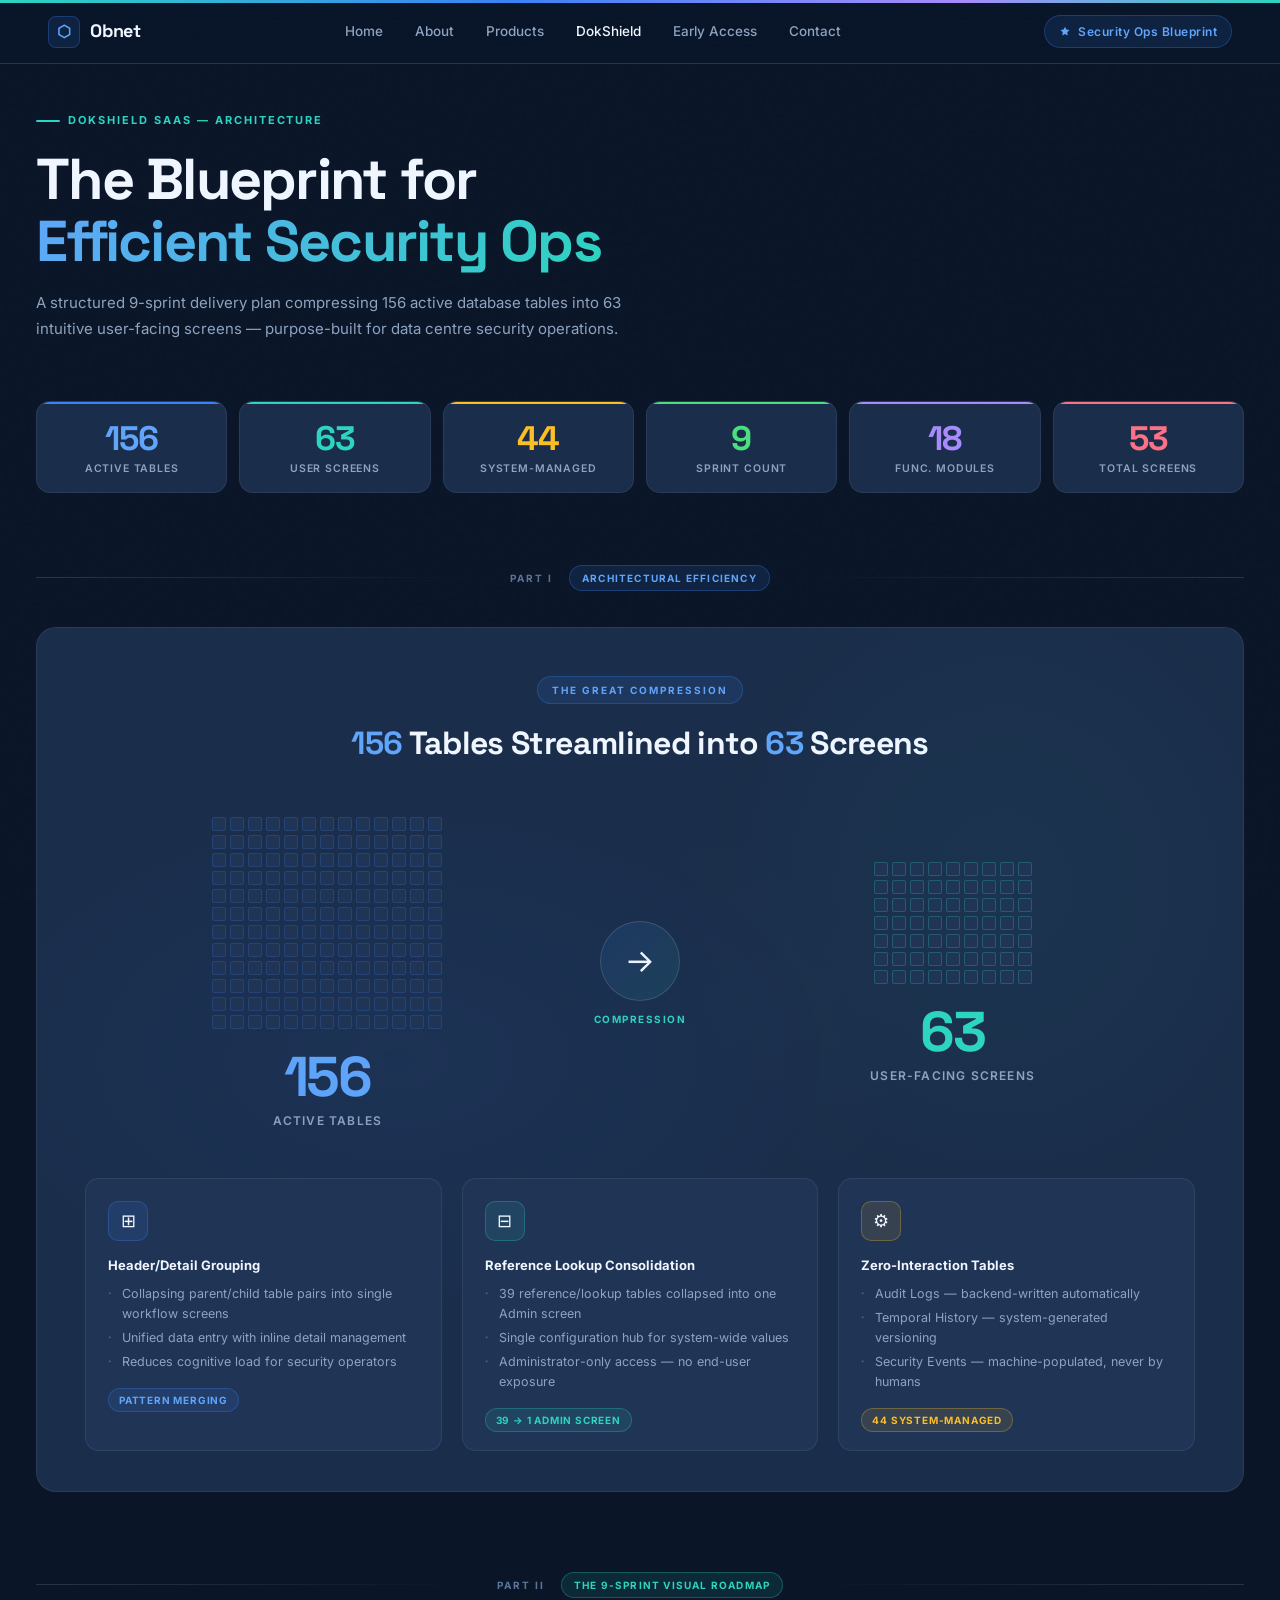
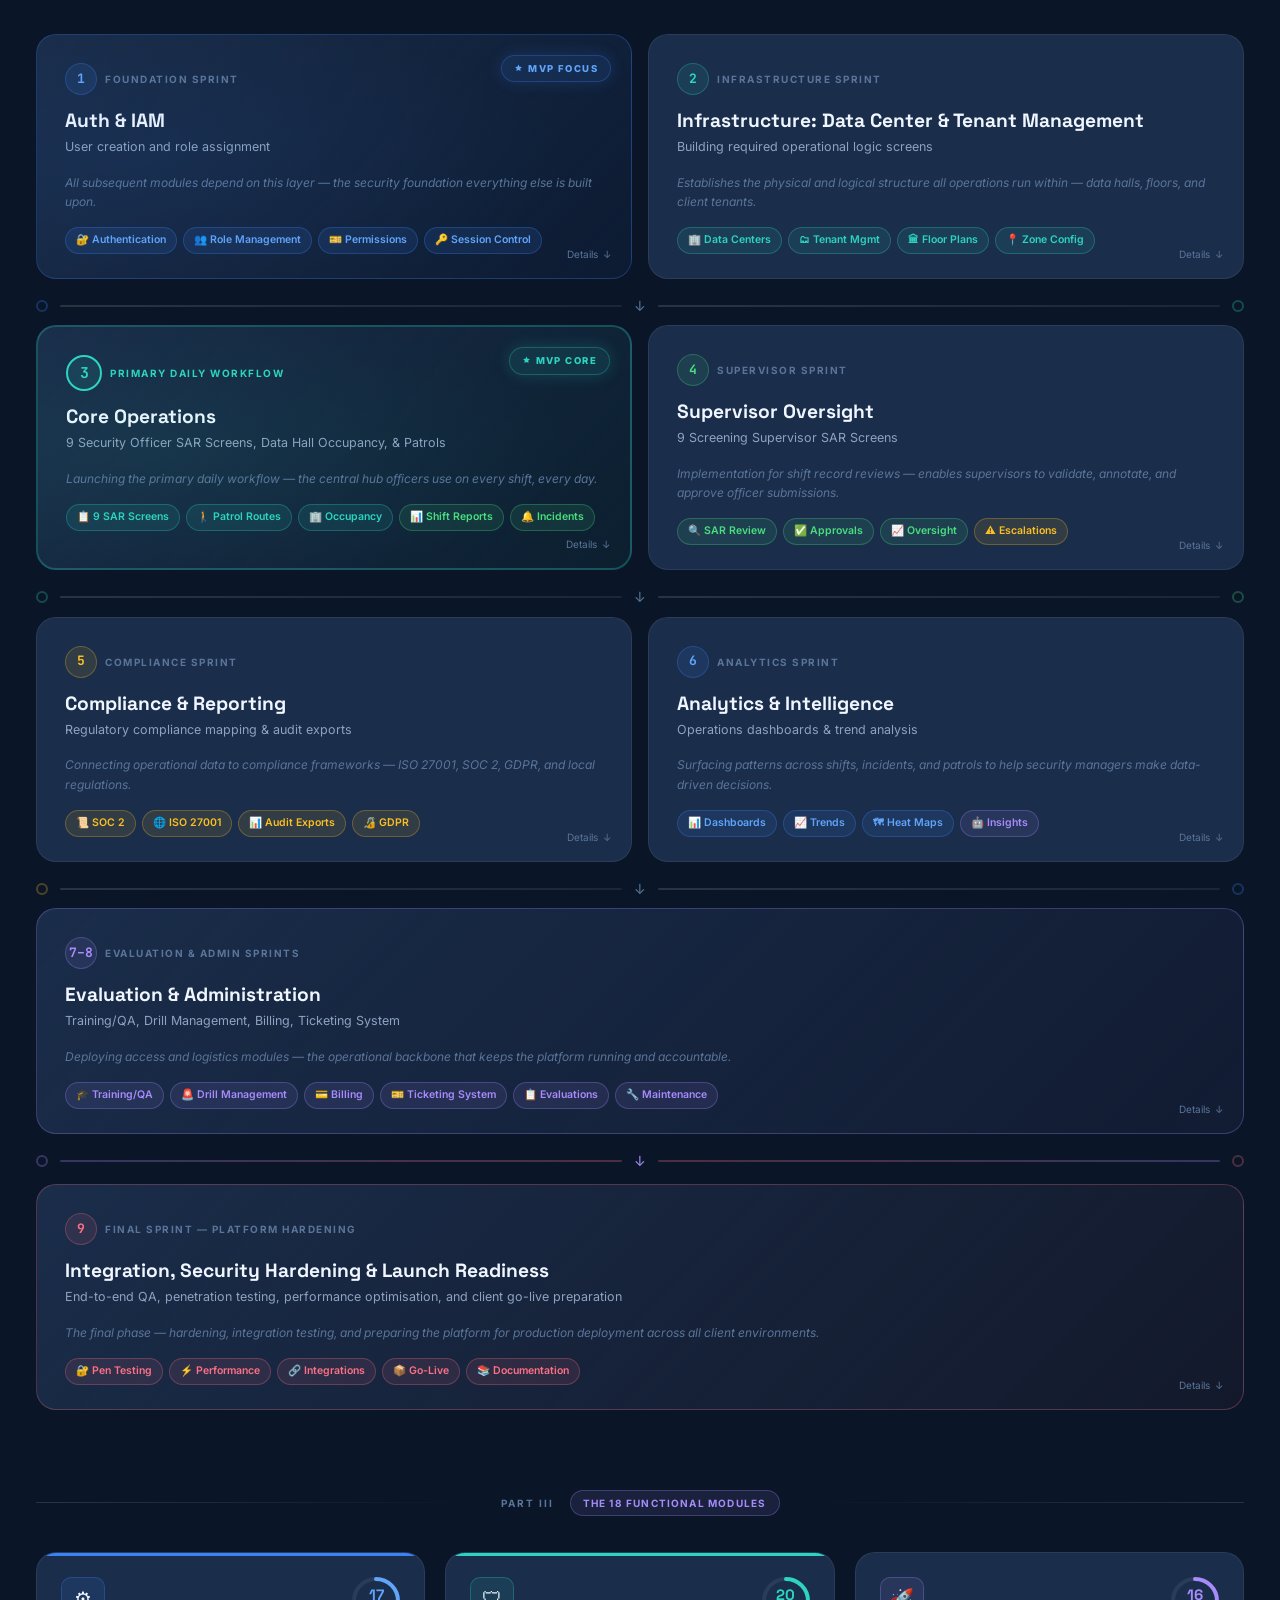
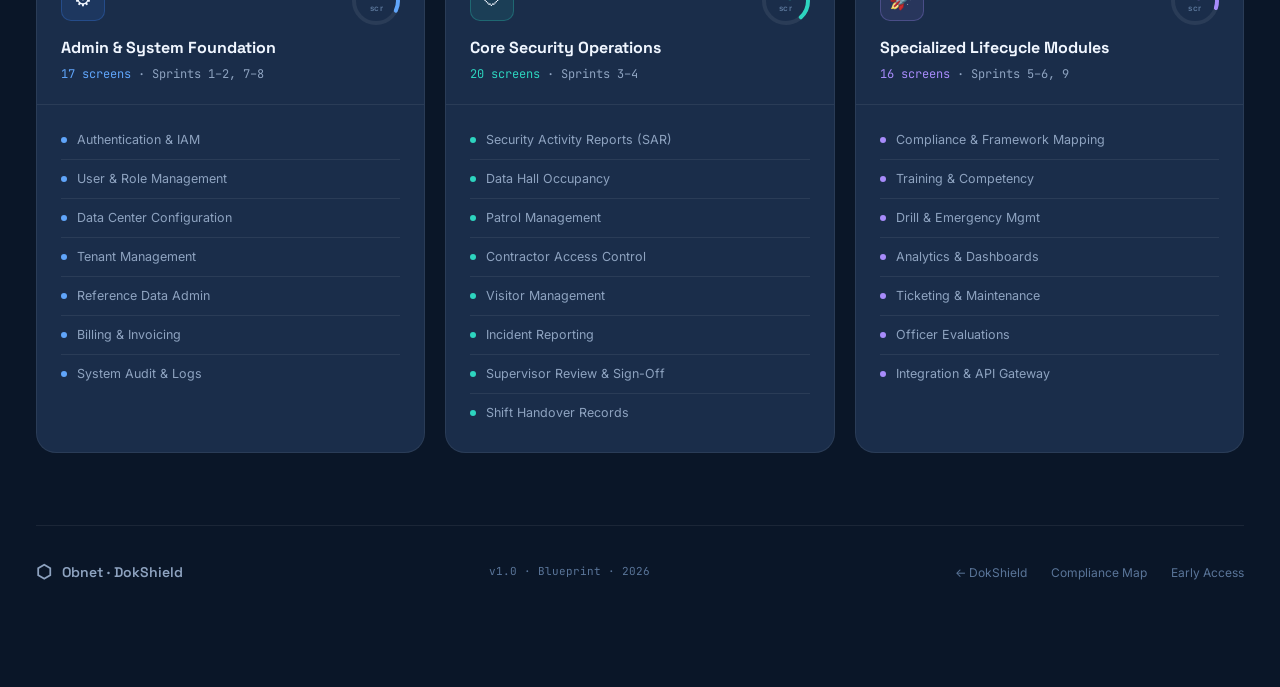
<file: DokShield_SecurityOpsRoadmap.html>
<!DOCTYPE html>
<html lang="en">
<head>
<meta charset="UTF-8">
<meta name="viewport" content="width=device-width, initial-scale=1.0">
<title>DokShield — Security Ops Roadmap</title>
<link href="https://fonts.googleapis.com/css2?family=Space+Grotesk:wght@400;500;600;700&family=Inter:wght@300;400;500;600;700&family=JetBrains+Mono:wght@400;500&display=swap" rel="stylesheet">
<style>
/* ══════════════════════════════════════════
   TOKENS
══════════════════════════════════════════ */
:root {
  --bg:          #0a1628;
  --bg2:         #0f1e35;
  --bg3:         #152540;
  --surface:     #1a2d4a;
  --surface2:    #203456;
  --surface3:    #263d62;
  --border:      rgba(255,255,255,0.07);
  --border-acc:  rgba(255,255,255,0.13);

  --blue:        #3b82f6;
  --blue-bright: #60a5fa;
  --blue-dim:    rgba(59,130,246,0.12);
  --blue-border: rgba(59,130,246,0.28);

  --teal:        #2dd4bf;
  --teal-dim:    rgba(45,212,191,0.10);
  --teal-border: rgba(45,212,191,0.28);

  --green:       #4ade80;
  --green-dim:   rgba(74,222,128,0.10);
  --green-border:rgba(74,222,128,0.28);

  --amber:       #fbbf24;
  --amber-dim:   rgba(251,191,36,0.10);
  --amber-border:rgba(251,191,36,0.28);

  --violet:      #a78bfa;
  --violet-dim:  rgba(167,139,250,0.10);
  --violet-border:rgba(167,139,250,0.28);

  --rose:        #fb7185;
  --rose-dim:    rgba(251,113,133,0.10);
  --rose-border: rgba(251,113,133,0.28);

  --text-primary:   #f0f6ff;
  --text-secondary: #8ea3c0;
  --text-tertiary:  #5a7599;

  --radius-sm: 6px;
  --radius-md: 10px;
  --radius-lg: 14px;
  --radius-xl: 20px;
}

*, *::before, *::after { box-sizing: border-box; margin: 0; padding: 0; }
html { scroll-behavior: smooth; }

body {
  font-family: 'Inter', sans-serif;
  background: var(--bg);
  color: var(--text-primary);
  line-height: 1.6;
  -webkit-font-smoothing: antialiased;
  overflow-x: hidden;
}

/* Noise overlay */
body::before {
  content: '';
  position: fixed; inset: 0;
  background-image: url("data:image/svg+xml,%3Csvg viewBox='0 0 200 200' xmlns='http://www.w3.org/2000/svg'%3E%3Cfilter id='n'%3E%3CfeTurbulence type='fractalNoise' baseFrequency='0.85' numOctaves='4' stitchTiles='stitch'/%3E%3C/filter%3E%3Crect width='100%25' height='100%25' filter='url(%23n)' opacity='0.025'/%3E%3C/svg%3E");
  pointer-events: none; z-index: 0; opacity: 0.5;
}

/* Top gradient bar */
body::after {
  content: '';
  position: fixed; top: 0; left: 0; right: 0; height: 3px;
  background: linear-gradient(90deg, var(--teal) 0%, var(--blue) 40%, var(--violet) 75%, var(--teal) 100%);
  z-index: 200;
}

/* ══════════════════════════════════════════
   NAV
══════════════════════════════════════════ */
nav {
  position: fixed; top: 0; left: 0; right: 0; z-index: 100;
  height: 64px;
  display: flex; align-items: center; justify-content: space-between;
  padding: 0 48px;
  background: rgba(10,22,40,0.88);
  backdrop-filter: blur(24px) saturate(1.3);
  border-bottom: 1px solid var(--border-acc);
}

.nav-logo {
  display: flex; align-items: center; gap: 10px;
  text-decoration: none; color: var(--text-primary);
  font-family: 'Space Grotesk', sans-serif;
  font-size: 18px; font-weight: 700;
  letter-spacing: -0.01em;
}
.nav-logo-icon {
  width: 32px; height: 32px;
  background: var(--blue-dim);
  border: 1px solid var(--blue-border);
  border-radius: 8px;
  display: flex; align-items: center; justify-content: center;
  font-size: 16px; color: var(--blue-bright);
}

.nav-links {
  display: flex; align-items: center; gap: 32px;
}
.nav-links a {
  color: var(--text-secondary); text-decoration: none;
  font-size: 13.5px; font-weight: 500;
  transition: color 0.2s;
}
.nav-links a:hover, .nav-links a.active { color: var(--text-primary); }

.nav-badge {
  display: inline-flex; align-items: center; gap: 7px;
  background: var(--blue-dim);
  border: 1px solid var(--blue-border);
  border-radius: 99px;
  padding: 6px 14px;
  font-size: 12px; font-weight: 600;
  color: var(--blue-bright);
  letter-spacing: 0.04em;
}

/* ══════════════════════════════════════════
   PAGE WRAPPER
══════════════════════════════════════════ */
.page {
  position: relative; z-index: 1;
  max-width: 1340px; margin: 0 auto;
  padding: 104px 36px 100px;
}

/* ══════════════════════════════════════════
   MASTHEAD
══════════════════════════════════════════ */
.masthead {
  margin-bottom: 60px;
  animation: fadeUp 0.7s ease both;
}

.masthead-eyebrow {
  display: inline-flex; align-items: center; gap: 8px;
  font-size: 11px; font-weight: 700;
  letter-spacing: 0.18em; text-transform: uppercase;
  color: var(--teal);
  margin-bottom: 18px;
}
.masthead-eyebrow::before {
  content: '';
  display: block; width: 24px; height: 2px;
  background: var(--teal);
  border-radius: 2px;
}

.masthead-title {
  font-family: 'Space Grotesk', sans-serif;
  font-size: clamp(32px, 4.5vw, 58px);
  font-weight: 700;
  line-height: 1.08; letter-spacing: -0.03em;
  color: var(--text-primary);
  margin-bottom: 18px;
}
.masthead-title em {
  font-style: normal;
  background: linear-gradient(135deg, var(--blue-bright), var(--teal));
  -webkit-background-clip: text; -webkit-text-fill-color: transparent;
  background-clip: text;
}

.masthead-sub {
  font-size: 15px; color: var(--text-secondary);
  max-width: 620px; line-height: 1.7;
}

/* ══════════════════════════════════════════
   STAT STRIP
══════════════════════════════════════════ */
.stat-strip {
  display: grid;
  grid-template-columns: repeat(6, 1fr);
  gap: 12px;
  margin-bottom: 72px;
  animation: fadeUp 0.7s 0.1s ease both;
}

.stat-card {
  background: var(--surface);
  border: 1px solid var(--border);
  border-radius: var(--radius-lg);
  padding: 20px 16px 16px;
  text-align: center;
  position: relative; overflow: hidden;
  cursor: default;
  transition: border-color 0.25s, transform 0.25s, box-shadow 0.25s;
}
.stat-card::before {
  content: '';
  position: absolute; top: 0; left: 0; right: 0; height: 2px;
  border-radius: var(--radius-lg) var(--radius-lg) 0 0;
}
.stat-card.c-blue::before   { background: var(--blue); }
.stat-card.c-teal::before   { background: var(--teal); }
.stat-card.c-green::before  { background: var(--green); }
.stat-card.c-amber::before  { background: var(--amber); }
.stat-card.c-violet::before { background: var(--violet); }
.stat-card.c-rose::before   { background: var(--rose); }

.stat-card:hover {
  border-color: var(--border-acc);
  transform: translateY(-3px);
  box-shadow: 0 12px 32px rgba(0,0,0,0.4);
}

.stat-num {
  font-family: 'Space Grotesk', sans-serif;
  font-size: clamp(26px, 2.8vw, 34px);
  font-weight: 700; line-height: 1;
  letter-spacing: -0.02em;
  margin-bottom: 6px;
  display: block;
}
.c-blue   .stat-num { color: var(--blue-bright); }
.c-teal   .stat-num { color: var(--teal); }
.c-green  .stat-num { color: var(--green); }
.c-amber  .stat-num { color: var(--amber); }
.c-violet .stat-num { color: var(--violet); }
.c-rose   .stat-num { color: var(--rose); }

.stat-lbl {
  font-size: 10.5px; font-weight: 600;
  color: var(--text-secondary);
  text-transform: uppercase; letter-spacing: 0.08em;
  line-height: 1.3;
}

/* ══════════════════════════════════════════
   SECTION DIVIDER
══════════════════════════════════════════ */
.sec-divider {
  display: flex; align-items: center; gap: 16px;
  margin-bottom: 36px;
}
.sec-divider-line {
  flex: 1; height: 1px;
  background: linear-gradient(90deg, var(--border-acc), transparent);
}
.sec-divider-text {
  font-size: 10px; font-weight: 700;
  letter-spacing: 0.2em; text-transform: uppercase;
  color: var(--text-tertiary);
  white-space: nowrap;
}
.sec-divider-badge {
  font-size: 10px; font-weight: 700;
  letter-spacing: 0.12em; text-transform: uppercase;
  padding: 4px 12px;
  border-radius: 99px;
  white-space: nowrap;
}
.sec-divider-badge.b-blue   { color: var(--blue-bright); background: var(--blue-dim); border: 1px solid var(--blue-border); }
.sec-divider-badge.b-teal   { color: var(--teal); background: var(--teal-dim); border: 1px solid var(--teal-border); }
.sec-divider-badge.b-violet { color: var(--violet); background: var(--violet-dim); border: 1px solid var(--violet-border); }

/* ══════════════════════════════════════════
   COMPRESSION SECTION
══════════════════════════════════════════ */
.compression-section {
  margin-bottom: 80px;
  animation: fadeUp 0.7s 0.15s ease both;
}

.compression-card {
  background: var(--surface);
  border: 1px solid var(--border);
  border-radius: var(--radius-xl);
  padding: 48px 48px 40px;
  position: relative; overflow: hidden;
}
.compression-card::before {
  content: '';
  position: absolute; inset: 0;
  background: radial-gradient(ellipse 60% 50% at 30% 50%, rgba(59,130,246,0.06) 0%, transparent 70%),
              radial-gradient(ellipse 40% 60% at 80% 30%, rgba(45,212,191,0.04) 0%, transparent 70%);
  pointer-events: none;
}

.compression-header {
  text-align: center; margin-bottom: 48px;
}
.compression-tag {
  display: inline-block;
  font-size: 10px; font-weight: 700;
  letter-spacing: 0.2em; text-transform: uppercase;
  color: var(--blue-bright);
  background: var(--blue-dim);
  border: 1px solid var(--blue-border);
  padding: 5px 14px; border-radius: 99px;
  margin-bottom: 14px;
}
.compression-title {
  font-family: 'Space Grotesk', sans-serif;
  font-size: clamp(22px, 2.5vw, 32px);
  font-weight: 700; color: var(--text-primary);
  letter-spacing: -0.02em;
}
.compression-title span { color: var(--blue-bright); }

/* Visual compression diagram */
.compress-diagram {
  display: grid;
  grid-template-columns: 1fr auto 1fr;
  align-items: center;
  gap: 24px;
  margin-bottom: 48px;
}

.compress-side {
  text-align: center;
}
.compress-grid {
  display: grid;
  gap: 4px;
  margin: 0 auto 20px;
  width: fit-content;
}
.compress-grid-left {
  grid-template-columns: repeat(13, 14px);
  grid-template-rows: repeat(12, 14px);
  opacity: 0;
  transform: scale(0.92);
  transition: opacity 0.8s ease, transform 0.8s ease;
}
.compress-grid-right {
  grid-template-columns: repeat(9, 14px);
  grid-template-rows: repeat(7, 14px);
  opacity: 0;
  transform: scale(0.92);
  transition: opacity 0.8s 0.4s ease, transform 0.8s 0.4s ease;
}
.compress-grid.visible {
  opacity: 1;
  transform: scale(1);
}
.compress-cell {
  border-radius: 2px;
  transition: background 0.3s;
}
.compress-cell.active {
  background: var(--surface2);
  border: 1px solid rgba(59,130,246,0.2);
}
.compress-cell.active-right {
  background: var(--surface2);
  border: 1px solid rgba(45,212,191,0.25);
}

.compress-label-num {
  font-family: 'Space Grotesk', sans-serif;
  font-size: clamp(36px, 5vw, 56px);
  font-weight: 700; line-height: 1;
  letter-spacing: -0.04em;
}
.compress-label-num.left  { color: var(--blue-bright); }
.compress-label-num.right { color: var(--teal); }

.compress-label-text {
  font-size: 12px; font-weight: 600;
  text-transform: uppercase; letter-spacing: 0.1em;
  color: var(--text-secondary);
  margin-top: 6px;
}

/* Arrow */
.compress-arrow {
  display: flex; flex-direction: column; align-items: center; gap: 10px;
}
.compress-arrow-icon {
  width: 80px; height: 80px;
  background: linear-gradient(135deg, var(--blue-dim), var(--teal-dim));
  border: 1px solid var(--border-acc);
  border-radius: 50%;
  display: flex; align-items: center; justify-content: center;
  font-size: 32px;
  animation: pulse-glow 2.5s ease-in-out infinite;
}
.compress-arrow-label {
  font-size: 10px; font-weight: 700;
  letter-spacing: 0.15em; text-transform: uppercase;
  color: var(--teal);
}

@keyframes pulse-glow {
  0%,100% { box-shadow: 0 0 0 0 rgba(45,212,191,0); }
  50%      { box-shadow: 0 0 0 12px rgba(45,212,191,0.08); }
}

/* Logic cards */
.logic-grid {
  display: grid;
  grid-template-columns: 1fr 1fr 1fr;
  gap: 20px;
}

.logic-card {
  background: var(--surface2);
  border: 1px solid var(--border);
  border-radius: var(--radius-lg);
  padding: 22px 22px 18px;
  position: relative;
  transition: border-color 0.25s, transform 0.25s;
}
.logic-card:hover {
  border-color: var(--border-acc);
  transform: translateY(-2px);
}
.logic-card-icon {
  width: 40px; height: 40px;
  border-radius: var(--radius-md);
  display: flex; align-items: center; justify-content: center;
  font-size: 18px; margin-bottom: 14px;
}
.logic-card.lc-blue  .logic-card-icon { background: var(--blue-dim); border: 1px solid var(--blue-border); }
.logic-card.lc-teal  .logic-card-icon { background: var(--teal-dim); border: 1px solid var(--teal-border); }
.logic-card.lc-amber .logic-card-icon { background: var(--amber-dim); border: 1px solid var(--amber-border); }

.logic-card-title {
  font-size: 13px; font-weight: 700;
  color: var(--text-primary); margin-bottom: 8px;
}
.logic-card-body {
  font-size: 12.5px; color: var(--text-secondary);
  line-height: 1.6;
}
.logic-card-body li {
  list-style: none; padding-left: 14px; position: relative;
  margin-bottom: 4px;
}
.logic-card-body li::before {
  content: '·'; position: absolute; left: 0;
  color: var(--text-tertiary);
}
.logic-card-tag {
  display: inline-block;
  margin-top: 12px;
  font-size: 10px; font-weight: 700;
  padding: 3px 10px; border-radius: 99px;
  text-transform: uppercase; letter-spacing: 0.08em;
}
.lc-blue  .logic-card-tag { color: var(--blue-bright); background: var(--blue-dim); border: 1px solid var(--blue-border); }
.lc-teal  .logic-card-tag { color: var(--teal); background: var(--teal-dim); border: 1px solid var(--teal-border); }
.lc-amber .logic-card-tag { color: var(--amber); background: var(--amber-dim); border: 1px solid var(--amber-border); }

/* ══════════════════════════════════════════
   SPRINT ROADMAP
══════════════════════════════════════════ */
.roadmap-section {
  margin-bottom: 80px;
  animation: fadeUp 0.7s 0.2s ease both;
}

/* Sprint grid */
.sprint-grid {
  display: grid;
  grid-template-columns: 1fr 1fr;
  gap: 16px;
  margin-bottom: 16px;
}
.sprint-grid-wide {
  display: grid;
  grid-template-columns: 1fr;
  gap: 16px;
  margin-bottom: 16px;
}

.sprint-card {
  background: var(--surface);
  border: 1px solid var(--border);
  border-radius: var(--radius-xl);
  padding: 28px 28px 24px;
  position: relative; overflow: hidden;
  cursor: pointer;
  transition: border-color 0.25s, transform 0.25s, box-shadow 0.25s;
}
.sprint-card::before {
  content: '';
  position: absolute; inset: 0;
  opacity: 0;
  transition: opacity 0.3s;
  pointer-events: none;
}
.sprint-card:hover {
  transform: translateY(-3px);
  box-shadow: 0 16px 48px rgba(0,0,0,0.45);
}

.sprint-card.mvp {
  border-color: var(--blue-border);
  background: linear-gradient(135deg, var(--surface), rgba(59,130,246,0.05));
}
.sprint-card.mvp::before {
  background: radial-gradient(ellipse 70% 60% at 20% 50%, rgba(59,130,246,0.08), transparent);
  opacity: 1;
}
.sprint-card.mvp:hover {
  border-color: rgba(59,130,246,0.5);
  box-shadow: 0 16px 48px rgba(59,130,246,0.15);
}

.sprint-card.mvp-core {
  border-color: var(--teal-border);
  background: linear-gradient(135deg, var(--surface), rgba(45,212,191,0.05));
}
.sprint-card.mvp-core::before {
  background: radial-gradient(ellipse 70% 60% at 20% 50%, rgba(45,212,191,0.08), transparent);
  opacity: 1;
}
.sprint-card.mvp-core:hover {
  border-color: rgba(45,212,191,0.5);
  box-shadow: 0 16px 48px rgba(45,212,191,0.15);
}

/* Sprint number badge */
.sprint-number {
  display: inline-flex; align-items: center; gap: 8px;
  margin-bottom: 14px;
}
.sprint-num-badge {
  width: 32px; height: 32px;
  border-radius: 50%;
  display: flex; align-items: center; justify-content: center;
  font-family: 'JetBrains Mono', monospace;
  font-size: 13px; font-weight: 700;
}
.sc-blue  .sprint-num-badge { background: var(--blue-dim); border: 1px solid var(--blue-border); color: var(--blue-bright); }
.sc-teal  .sprint-num-badge { background: var(--teal-dim); border: 1px solid var(--teal-border); color: var(--teal); }
.sc-green .sprint-num-badge { background: var(--green-dim); border: 1px solid var(--green-border); color: var(--green); }
.sc-amber .sprint-num-badge { background: var(--amber-dim); border: 1px solid var(--amber-border); color: var(--amber); }
.sc-violet.sprint-num-badge { background: var(--violet-dim); border: 1px solid var(--violet-border); color: var(--violet); }

.sprint-label {
  font-size: 10px; font-weight: 700;
  letter-spacing: 0.15em; text-transform: uppercase;
  color: var(--text-tertiary);
}

/* MVP badge */
.mvp-badge {
  position: absolute; top: 20px; right: 20px;
  display: inline-flex; align-items: center; gap: 5px;
  padding: 5px 12px;
  border-radius: 99px;
  font-size: 9.5px; font-weight: 800;
  letter-spacing: 0.15em; text-transform: uppercase;
}
.mvp-badge.b-blue {
  color: var(--blue-bright);
  background: var(--blue-dim);
  border: 1px solid var(--blue-border);
  box-shadow: 0 0 16px rgba(59,130,246,0.2);
  animation: badge-pulse-blue 2.5s ease-in-out infinite;
}
.mvp-badge.b-teal {
  color: var(--teal);
  background: var(--teal-dim);
  border: 1px solid var(--teal-border);
  box-shadow: 0 0 16px rgba(45,212,191,0.2);
  animation: badge-pulse-teal 2.5s ease-in-out infinite;
}
@keyframes badge-pulse-blue {
  0%,100% { box-shadow: 0 0 8px rgba(59,130,246,0.15); }
  50%      { box-shadow: 0 0 20px rgba(59,130,246,0.35); }
}
@keyframes badge-pulse-teal {
  0%,100% { box-shadow: 0 0 8px rgba(45,212,191,0.15); }
  50%      { box-shadow: 0 0 20px rgba(45,212,191,0.35); }
}

.sprint-title {
  font-family: 'Space Grotesk', sans-serif;
  font-size: clamp(16px, 1.5vw, 20px);
  font-weight: 700; line-height: 1.2;
  color: var(--text-primary); margin-bottom: 6px;
}
.sprint-subtitle {
  font-size: 12.5px; color: var(--text-secondary);
  line-height: 1.5; margin-bottom: 16px;
}

.sprint-desc {
  font-size: 12px; color: var(--text-tertiary);
  line-height: 1.6; font-style: italic;
  margin-bottom: 16px;
}

/* Sprint chips */
.sprint-chips {
  display: flex; flex-wrap: wrap; gap: 6px;
}
.chip {
  font-size: 10.5px; font-weight: 600;
  padding: 4px 10px; border-radius: 99px;
  display: inline-flex; align-items: center; gap: 5px;
}
.chip-blue   { color: var(--blue-bright); background: var(--blue-dim); border: 1px solid var(--blue-border); }
.chip-teal   { color: var(--teal); background: var(--teal-dim); border: 1px solid var(--teal-border); }
.chip-green  { color: var(--green); background: var(--green-dim); border: 1px solid var(--green-border); }
.chip-amber  { color: var(--amber); background: var(--amber-dim); border: 1px solid var(--amber-border); }
.chip-violet { color: var(--violet); background: var(--violet-dim); border: 1px solid var(--violet-border); }
.chip-rose   { color: var(--rose); background: var(--rose-dim); border: 1px solid var(--rose-border); }

/* Sprint connector */
.sprint-connector {
  display: flex; align-items: center; justify-content: center;
  height: 28px; margin: -6px 0;
  position: relative; z-index: 2;
}
.sprint-connector-line {
  width: 2px; height: 28px;
  background: linear-gradient(to bottom, var(--blue-border), var(--teal-border));
  border-radius: 2px;
}
.sprint-connector-dot {
  width: 10px; height: 10px;
  border-radius: 50%;
  background: var(--surface3);
  border: 2px solid var(--teal-border);
  position: absolute;
  top: 50%; left: 50%; transform: translate(-50%, -50%);
}

/* Sprint expandable detail */
.sprint-detail {
  max-height: 0; overflow: hidden;
  transition: max-height 0.4s ease, opacity 0.3s ease;
  opacity: 0;
}
.sprint-detail.open {
  max-height: 400px;
  opacity: 1;
}
.sprint-detail-inner {
  border-top: 1px solid var(--border);
  padding-top: 16px; margin-top: 16px;
}
.sprint-detail-grid {
  display: grid; grid-template-columns: 1fr 1fr;
  gap: 12px;
}
.sprint-detail-item {
  display: flex; align-items: flex-start; gap: 8px;
  font-size: 12px; color: var(--text-secondary);
}
.sprint-detail-item::before {
  content: '→';
  color: var(--teal); flex-shrink: 0; margin-top: 1px;
}

/* Expand indicator */
.sprint-expand-hint {
  position: absolute; bottom: 16px; right: 20px;
  font-size: 10px; color: var(--text-tertiary);
  display: flex; align-items: center; gap: 5px;
  transition: color 0.2s;
}
.sprint-card:hover .sprint-expand-hint { color: var(--text-secondary); }
.expand-icon {
  display: inline-block;
  transition: transform 0.3s;
}
.sprint-card.expanded .expand-icon { transform: rotate(180deg); }

/* ══════════════════════════════════════════
   ROADMAP FLOW (visual path between sprint rows)
══════════════════════════════════════════ */
.roadmap-flow {
  display: flex; align-items: center; justify-content: center;
  margin: 8px 0;
  gap: 12px;
}
.flow-node {
  width: 12px; height: 12px; border-radius: 50%;
  border: 2px solid;
  flex-shrink: 0;
}
.flow-line {
  flex: 1; height: 2px; border-radius: 2px;
  background: linear-gradient(90deg, var(--border-acc), var(--border));
}
.flow-arrow { color: var(--text-tertiary); font-size: 14px; }

/* ══════════════════════════════════════════
   MODULES SECTION
══════════════════════════════════════════ */
.modules-section {
  animation: fadeUp 0.7s 0.25s ease both;
}

.module-groups {
  display: grid;
  grid-template-columns: repeat(3, 1fr);
  gap: 20px;
}

.module-group {
  background: var(--surface);
  border: 1px solid var(--border);
  border-radius: var(--radius-xl);
  overflow: hidden;
  transition: border-color 0.25s, transform 0.25s, box-shadow 0.25s;
}
.module-group:hover {
  transform: translateY(-3px);
  box-shadow: 0 16px 48px rgba(0,0,0,0.4);
}

.module-group.mg-blue:hover  { border-color: var(--blue-border); }
.module-group.mg-teal:hover  { border-color: var(--teal-border); }
.module-group.mg-violet:hover{ border-color: var(--violet-border); }

.module-group-header {
  padding: 24px 24px 20px;
  border-bottom: 1px solid var(--border);
  position: relative;
}
.module-group-header::before {
  content: '';
  position: absolute; top: 0; left: 0; right: 0; height: 3px;
}
.mg-blue  .module-group-header::before { background: var(--blue); }
.mg-teal  .module-group-header::before { background: var(--teal); }
.mg-violet.module-group-header::before { background: var(--violet); }

.module-group-icon {
  width: 44px; height: 44px;
  border-radius: var(--radius-md);
  display: flex; align-items: center; justify-content: center;
  font-size: 20px; margin-bottom: 14px;
}
.mg-blue   .module-group-icon { background: var(--blue-dim); border: 1px solid var(--blue-border); }
.mg-teal   .module-group-icon { background: var(--teal-dim); border: 1px solid var(--teal-border); }
.mg-violet .module-group-icon { background: var(--violet-dim); border: 1px solid var(--violet-border); }

.module-group-name {
  font-family: 'Space Grotesk', sans-serif;
  font-size: 16px; font-weight: 700;
  color: var(--text-primary); margin-bottom: 4px;
}
.module-group-count {
  font-family: 'JetBrains Mono', monospace;
  font-size: 12px; color: var(--text-secondary);
}
.mg-blue   .module-group-count em { color: var(--blue-bright); font-style: normal; }
.mg-teal   .module-group-count em { color: var(--teal); font-style: normal; }
.mg-violet .module-group-count em { color: var(--violet); font-style: normal; }

/* Screen count ring */
.module-screen-ring {
  position: absolute; top: 20px; right: 20px;
  width: 56px; height: 56px;
}
.module-screen-ring svg { transform: rotate(-90deg); }
.ring-track { fill: none; stroke: var(--border); stroke-width: 4; }
.ring-fill  { fill: none; stroke-width: 4; stroke-linecap: round; transition: stroke-dashoffset 1.2s ease; }
.mg-blue   .ring-fill { stroke: var(--blue-bright); }
.mg-teal   .ring-fill { stroke: var(--teal); }
.mg-violet .ring-fill { stroke: var(--violet); }
.ring-center-text {
  position: absolute; inset: 0;
  display: flex; flex-direction: column;
  align-items: center; justify-content: center;
}
.ring-num {
  font-family: 'Space Grotesk', sans-serif;
  font-size: 15px; font-weight: 700; line-height: 1;
}
.mg-blue   .ring-num { color: var(--blue-bright); }
.mg-teal   .ring-num { color: var(--teal); }
.mg-violet .ring-num { color: var(--violet); }
.ring-unit {
  font-size: 8px; color: var(--text-tertiary);
  font-weight: 600; letter-spacing: 0.06em;
}

/* Module list */
.module-list {
  padding: 16px 24px 20px;
  display: flex; flex-direction: column; gap: 0;
}
.module-item {
  display: flex; align-items: center; gap: 10px;
  padding: 9px 0;
  border-bottom: 1px solid var(--border);
  font-size: 12.5px; color: var(--text-secondary);
  transition: color 0.2s;
  cursor: default;
}
.module-item:last-child { border-bottom: none; }
.module-item:hover { color: var(--text-primary); }
.module-dot {
  width: 6px; height: 6px; border-radius: 50%; flex-shrink: 0;
}
.mg-blue   .module-dot { background: var(--blue-bright); }
.mg-teal   .module-dot { background: var(--teal); }
.mg-violet .module-dot { background: var(--violet); }

/* ══════════════════════════════════════════
   FOOTER STRIP
══════════════════════════════════════════ */
.footer-strip {
  margin-top: 72px;
  padding-top: 32px;
  border-top: 1px solid var(--border);
  display: flex; align-items: center; justify-content: space-between;
  flex-wrap: wrap; gap: 20px;
}
.footer-brand {
  display: flex; align-items: center; gap: 10px;
  font-family: 'Space Grotesk', sans-serif;
  font-size: 14px; font-weight: 600;
  color: var(--text-secondary);
}
.footer-meta {
  font-family: 'JetBrains Mono', monospace;
  font-size: 11px; color: var(--text-tertiary);
}
.footer-links {
  display: flex; gap: 24px;
}
.footer-links a {
  font-size: 12px; color: var(--text-tertiary);
  text-decoration: none; transition: color 0.2s;
}
.footer-links a:hover { color: var(--text-secondary); }

/* ══════════════════════════════════════════
   ANIMATIONS
══════════════════════════════════════════ */
@keyframes fadeUp {
  from { opacity: 0; transform: translateY(20px); }
  to   { opacity: 1; transform: translateY(0); }
}

@keyframes countUp {
  from { opacity: 0; transform: translateY(8px); }
  to   { opacity: 1; transform: translateY(0); }
}

/* ══════════════════════════════════════════
   RESPONSIVE
══════════════════════════════════════════ */
@media (max-width: 1100px) {
  .stat-strip { grid-template-columns: repeat(3, 1fr); }
  .logic-grid { grid-template-columns: 1fr 1fr; }
  .module-groups { grid-template-columns: 1fr; }
  .compress-diagram { grid-template-columns: 1fr; gap: 32px; }
  .compress-arrow-icon { display: none; }
}
@media (max-width: 768px) {
  nav { padding: 0 20px; }
  .nav-links { display: none; }
  .page { padding: 84px 20px 80px; }
  .sprint-grid { grid-template-columns: 1fr; }
  .stat-strip { grid-template-columns: repeat(2, 1fr); }
  .logic-grid { grid-template-columns: 1fr; }
  .compression-card { padding: 28px 20px; }
  .sprint-detail-grid { grid-template-columns: 1fr; }
  .footer-strip { flex-direction: column; }
}
</style>
</head>
<body>

<!-- NAV -->
<nav>
  <a class="nav-logo" href="index.html">
    <div class="nav-logo-icon">⬡</div>
    Obnet
  </a>
  <div class="nav-links">
    <a href="index.html">Home</a>
    <a href="about.html">About</a>
    <a href="products.html">Products</a>
    <a href="dokshield.html" class="active">DokShield</a>
    <a href="earlyaccess.html">Early Access</a>
    <a href="contact.html">Contact</a>
  </div>
  <div class="nav-badge">
    <svg width="12" height="12" viewBox="0 0 16 16" fill="none"><path d="M8 1l1.854 3.756L14 5.382l-3 2.924.708 4.194L8 10.527l-3.708 1.973L5 8.306 2 5.382l4.146-.626L8 1z" fill="currentColor"/></svg>
    Security Ops Blueprint
  </div>
</nav>

<!-- PAGE WRAPPER -->
<div class="page">

  <!-- MASTHEAD -->
  <div class="masthead">
    <div class="masthead-eyebrow">DokShield SaaS — Architecture</div>
    <h1 class="masthead-title">The Blueprint for<br><em>Efficient Security Ops</em></h1>
    <p class="masthead-sub">A structured 9-sprint delivery plan compressing 156 active database tables into 63 intuitive user-facing screens — purpose-built for data centre security operations.</p>
  </div>

  <!-- STAT STRIP -->
  <div class="stat-strip" id="statStrip">
    <div class="stat-card c-blue">
      <span class="stat-num" data-target="156">0</span>
      <div class="stat-lbl">Active Tables</div>
    </div>
    <div class="stat-card c-teal">
      <span class="stat-num" data-target="63">0</span>
      <div class="stat-lbl">User Screens</div>
    </div>
    <div class="stat-card c-amber">
      <span class="stat-num" data-target="44">0</span>
      <div class="stat-lbl">System-Managed</div>
    </div>
    <div class="stat-card c-green">
      <span class="stat-num" data-target="9">0</span>
      <div class="stat-lbl">Sprint Count</div>
    </div>
    <div class="stat-card c-violet">
      <span class="stat-num" data-target="18">0</span>
      <div class="stat-lbl">Func. Modules</div>
    </div>
    <div class="stat-card c-rose">
      <span class="stat-num" data-target="53">0</span>
      <div class="stat-lbl">Total Screens</div>
    </div>
  </div>

  <!-- ── SECTION 1: ARCHITECTURAL EFFICIENCY ── -->
  <div class="sec-divider">
    <div class="sec-divider-line"></div>
    <span class="sec-divider-text">Part I</span>
    <span class="sec-divider-badge b-blue">Architectural Efficiency</span>
    <div class="sec-divider-line" style="background:linear-gradient(90deg,transparent,var(--border-acc));"></div>
  </div>

  <div class="compression-section">
    <div class="compression-card">

      <div class="compression-header">
        <div class="compression-tag">The Great Compression</div>
        <h2 class="compression-title">
          <span id="compressLeft">156</span> Tables Streamlined into <span id="compressRight">63</span> Screens
        </h2>
      </div>

      <!-- Diagram -->
      <div class="compress-diagram">

        <!-- LEFT: 156 tables -->
        <div class="compress-side">
          <div class="compress-grid compress-grid-left" id="gridLeft">
            <!-- 156 cells generated by JS -->
          </div>
          <div class="compress-label-num left" id="cntLeft">156</div>
          <div class="compress-label-text">Active Tables</div>
        </div>

        <!-- Arrow -->
        <div class="compress-arrow">
          <div class="compress-arrow-icon">→</div>
          <div class="compress-arrow-label">Compression</div>
        </div>

        <!-- RIGHT: 63 screens -->
        <div class="compress-side">
          <div class="compress-grid compress-grid-right" id="gridRight">
            <!-- 63 cells generated by JS -->
          </div>
          <div class="compress-label-num right" id="cntRight">63</div>
          <div class="compress-label-text">User-Facing Screens</div>
        </div>

      </div>

      <!-- Logic of Reduction -->
      <div class="logic-grid">
        <div class="logic-card lc-blue">
          <div class="logic-card-icon">⊞</div>
          <div class="logic-card-title">Header/Detail Grouping</div>
          <ul class="logic-card-body">
            <li>Collapsing parent/child table pairs into single workflow screens</li>
            <li>Unified data entry with inline detail management</li>
            <li>Reduces cognitive load for security operators</li>
          </ul>
          <span class="logic-card-tag">Pattern Merging</span>
        </div>
        <div class="logic-card lc-teal">
          <div class="logic-card-icon">⊟</div>
          <div class="logic-card-title">Reference Lookup Consolidation</div>
          <ul class="logic-card-body">
            <li>39 reference/lookup tables collapsed into one Admin screen</li>
            <li>Single configuration hub for system-wide values</li>
            <li>Administrator-only access — no end-user exposure</li>
          </ul>
          <span class="logic-card-tag">39 → 1 Admin Screen</span>
        </div>
        <div class="logic-card lc-amber">
          <div class="logic-card-icon">⚙</div>
          <div class="logic-card-title">Zero-Interaction Tables</div>
          <ul class="logic-card-body">
            <li>Audit Logs — backend-written automatically</li>
            <li>Temporal History — system-generated versioning</li>
            <li>Security Events — machine-populated, never by humans</li>
          </ul>
          <span class="logic-card-tag">44 System-Managed</span>
        </div>
      </div>

    </div>
  </div>

  <!-- ── SECTION 2: SPRINT ROADMAP ── -->
  <div class="sec-divider">
    <div class="sec-divider-line"></div>
    <span class="sec-divider-text">Part II</span>
    <span class="sec-divider-badge b-teal">The 9-Sprint Visual Roadmap</span>
    <div class="sec-divider-line" style="background:linear-gradient(90deg,transparent,var(--border-acc));"></div>
  </div>

  <div class="roadmap-section">

    <!-- Sprints 1 & 2 -->
    <div class="sprint-grid">

      <!-- Sprint 1 -->
      <div class="sprint-card sc-blue mvp" onclick="toggleSprint(this)" id="sp1">
        <div class="mvp-badge b-blue">
          <svg width="9" height="9" viewBox="0 0 16 16" fill="none"><path d="M8 1l1.854 3.756L14 5.382l-3 2.924.708 4.194L8 10.527l-3.708 1.973L5 8.306 2 5.382l4.146-.626L8 1z" fill="currentColor"/></svg>
          MVP Focus
        </div>
        <div class="sprint-number">
          <div class="sprint-num-badge">1</div>
          <div class="sprint-label">Foundation Sprint</div>
        </div>
        <div class="sprint-title">Auth &amp; IAM</div>
        <div class="sprint-subtitle">User creation and role assignment</div>
        <div class="sprint-desc">All subsequent modules depend on this layer — the security foundation everything else is built upon.</div>
        <div class="sprint-chips">
          <span class="chip chip-blue">🔐 Authentication</span>
          <span class="chip chip-blue">👥 Role Management</span>
          <span class="chip chip-blue">🎫 Permissions</span>
          <span class="chip chip-blue">🔑 Session Control</span>
        </div>
        <div class="sprint-detail" id="sp1-detail">
          <div class="sprint-detail-inner">
            <div class="sprint-detail-grid">
              <div class="sprint-detail-item">User Registration &amp; onboarding flows</div>
              <div class="sprint-detail-item">Role-based access control (RBAC)</div>
              <div class="sprint-detail-item">Multi-tenant user isolation</div>
              <div class="sprint-detail-item">Password policies &amp; 2FA hooks</div>
              <div class="sprint-detail-item">Session token management</div>
              <div class="sprint-detail-item">Audit trail for all auth events</div>
            </div>
          </div>
        </div>
        <div class="sprint-expand-hint">Details <span class="expand-icon">↓</span></div>
      </div>

      <!-- Sprint 2 -->
      <div class="sprint-card sc-teal" onclick="toggleSprint(this)" id="sp2">
        <div class="sprint-number">
          <div class="sprint-num-badge" style="background:var(--teal-dim);border:1px solid var(--teal-border);color:var(--teal);">2</div>
          <div class="sprint-label">Infrastructure Sprint</div>
        </div>
        <div class="sprint-title">Infrastructure: Data Center &amp; Tenant Management</div>
        <div class="sprint-subtitle">Building required operational logic screens</div>
        <div class="sprint-desc">Establishes the physical and logical structure all operations run within — data halls, floors, and client tenants.</div>
        <div class="sprint-chips">
          <span class="chip chip-teal">🏢 Data Centers</span>
          <span class="chip chip-teal">🗂 Tenant Mgmt</span>
          <span class="chip chip-teal">🏛 Floor Plans</span>
          <span class="chip chip-teal">📍 Zone Config</span>
        </div>
        <div class="sprint-detail" id="sp2-detail">
          <div class="sprint-detail-inner">
            <div class="sprint-detail-grid">
              <div class="sprint-detail-item">Data center registration &amp; hierarchy</div>
              <div class="sprint-detail-item">Tenant onboarding &amp; SLA tiers</div>
              <div class="sprint-detail-item">Floor &amp; zone definition screens</div>
              <div class="sprint-detail-item">Cage/rack assignment matrix</div>
              <div class="sprint-detail-item">Access point mapping</div>
              <div class="sprint-detail-item">Operational schedule config</div>
            </div>
          </div>
        </div>
        <div class="sprint-expand-hint">Details <span class="expand-icon">↓</span></div>
      </div>

    </div>

    <!-- Roadmap flow connector -->
    <div class="roadmap-flow">
      <div class="flow-node" style="border-color:var(--blue-border);"></div>
      <div class="flow-line"></div>
      <div class="flow-arrow">↓</div>
      <div class="flow-line"></div>
      <div class="flow-node" style="border-color:var(--teal-border);"></div>
    </div>

    <!-- Sprints 3 & 4 -->
    <div class="sprint-grid">

      <!-- Sprint 3 — MVP CORE (highlighted) -->
      <div class="sprint-card sc-teal mvp-core" onclick="toggleSprint(this)" id="sp3" style="border-width:2px;">
        <div class="mvp-badge b-teal">
          <svg width="9" height="9" viewBox="0 0 16 16" fill="none"><path d="M8 1l1.854 3.756L14 5.382l-3 2.924.708 4.194L8 10.527l-3.708 1.973L5 8.306 2 5.382l4.146-.626L8 1z" fill="currentColor"/></svg>
          MVP Core
        </div>
        <div class="sprint-number">
          <div class="sprint-num-badge" style="background:var(--teal-dim);border:2px solid var(--teal);color:var(--teal);width:36px;height:36px;font-size:15px;">3</div>
          <div class="sprint-label" style="color:var(--teal);">Primary Daily Workflow</div>
        </div>
        <div class="sprint-title">Core Operations</div>
        <div class="sprint-subtitle">9 Security Officer SAR Screens, Data Hall Occupancy, &amp; Patrols</div>
        <div class="sprint-desc">Launching the primary daily workflow — the central hub officers use on every shift, every day.</div>
        <div class="sprint-chips">
          <span class="chip chip-teal">📋 9 SAR Screens</span>
          <span class="chip chip-teal">🚶 Patrol Routes</span>
          <span class="chip chip-teal">🏢 Occupancy</span>
          <span class="chip chip-green">📊 Shift Reports</span>
          <span class="chip chip-green">🔔 Incidents</span>
        </div>
        <div class="sprint-detail" id="sp3-detail">
          <div class="sprint-detail-inner">
            <div class="sprint-detail-grid">
              <div class="sprint-detail-item">Security Activity Report (SAR) creation</div>
              <div class="sprint-detail-item">Data hall occupancy tracking</div>
              <div class="sprint-detail-item">Patrol route logging &amp; timestamps</div>
              <div class="sprint-detail-item">Contractor access management</div>
              <div class="sprint-detail-item">Visitor escort records</div>
              <div class="sprint-detail-item">Real-time incident flagging</div>
              <div class="sprint-detail-item">Shift handover notes</div>
              <div class="sprint-detail-item">Key &amp; token issuance log</div>
            </div>
          </div>
        </div>
        <div class="sprint-expand-hint">Details <span class="expand-icon">↓</span></div>
      </div>

      <!-- Sprint 4 -->
      <div class="sprint-card sc-green" onclick="toggleSprint(this)" id="sp4">
        <div class="sprint-number">
          <div class="sprint-num-badge" style="background:var(--green-dim);border:1px solid var(--green-border);color:var(--green);">4</div>
          <div class="sprint-label">Supervisor Sprint</div>
        </div>
        <div class="sprint-title">Supervisor Oversight</div>
        <div class="sprint-subtitle">9 Screening Supervisor SAR Screens</div>
        <div class="sprint-desc">Implementation for shift record reviews — enables supervisors to validate, annotate, and approve officer submissions.</div>
        <div class="sprint-chips">
          <span class="chip chip-green">🔍 SAR Review</span>
          <span class="chip chip-green">✅ Approvals</span>
          <span class="chip chip-green">📈 Oversight</span>
          <span class="chip chip-amber">⚠ Escalations</span>
        </div>
        <div class="sprint-detail" id="sp4-detail">
          <div class="sprint-detail-inner">
            <div class="sprint-detail-grid">
              <div class="sprint-detail-item">Supervisor SAR review queue</div>
              <div class="sprint-detail-item">Shift completion verification</div>
              <div class="sprint-detail-item">Annotation &amp; feedback tools</div>
              <div class="sprint-detail-item">Approval workflow engine</div>
              <div class="sprint-detail-item">Escalation flagging system</div>
              <div class="sprint-detail-item">Cross-shift comparison views</div>
            </div>
          </div>
        </div>
        <div class="sprint-expand-hint">Details <span class="expand-icon">↓</span></div>
      </div>

    </div>

    <!-- Flow connector -->
    <div class="roadmap-flow">
      <div class="flow-node" style="border-color:var(--teal-border);"></div>
      <div class="flow-line"></div>
      <div class="flow-arrow">↓</div>
      <div class="flow-line"></div>
      <div class="flow-node" style="border-color:var(--green-border);"></div>
    </div>

    <!-- Sprints 5 & 6 (implied) -->
    <div class="sprint-grid">
      <div class="sprint-card sc-amber" onclick="toggleSprint(this)" id="sp5">
        <div class="sprint-number">
          <div class="sprint-num-badge" style="background:var(--amber-dim);border:1px solid var(--amber-border);color:var(--amber);">5</div>
          <div class="sprint-label">Compliance Sprint</div>
        </div>
        <div class="sprint-title">Compliance &amp; Reporting</div>
        <div class="sprint-subtitle">Regulatory compliance mapping &amp; audit exports</div>
        <div class="sprint-desc">Connecting operational data to compliance frameworks — ISO 27001, SOC 2, GDPR, and local regulations.</div>
        <div class="sprint-chips">
          <span class="chip chip-amber">📜 SOC 2</span>
          <span class="chip chip-amber">🌐 ISO 27001</span>
          <span class="chip chip-amber">📊 Audit Exports</span>
          <span class="chip chip-amber">🔏 GDPR</span>
        </div>
        <div class="sprint-detail" id="sp5-detail">
          <div class="sprint-detail-inner">
            <div class="sprint-detail-grid">
              <div class="sprint-detail-item">Compliance framework mapping UI</div>
              <div class="sprint-detail-item">Control evidence collection</div>
              <div class="sprint-detail-item">Automated audit report generation</div>
              <div class="sprint-detail-item">Gap analysis dashboard</div>
              <div class="sprint-detail-item">Regulatory calendar &amp; alerts</div>
              <div class="sprint-detail-item">Third-party assessor portal</div>
            </div>
          </div>
        </div>
        <div class="sprint-expand-hint">Details <span class="expand-icon">↓</span></div>
      </div>

      <div class="sprint-card sc-blue" onclick="toggleSprint(this)" id="sp6">
        <div class="sprint-number">
          <div class="sprint-num-badge">6</div>
          <div class="sprint-label">Analytics Sprint</div>
        </div>
        <div class="sprint-title">Analytics &amp; Intelligence</div>
        <div class="sprint-subtitle">Operations dashboards &amp; trend analysis</div>
        <div class="sprint-desc">Surfacing patterns across shifts, incidents, and patrols to help security managers make data-driven decisions.</div>
        <div class="sprint-chips">
          <span class="chip chip-blue">📊 Dashboards</span>
          <span class="chip chip-blue">📈 Trends</span>
          <span class="chip chip-blue">🗺 Heat Maps</span>
          <span class="chip chip-violet">🤖 Insights</span>
        </div>
        <div class="sprint-detail" id="sp6-detail">
          <div class="sprint-detail-inner">
            <div class="sprint-detail-grid">
              <div class="sprint-detail-item">Ops command centre dashboard</div>
              <div class="sprint-detail-item">Incident frequency heat maps</div>
              <div class="sprint-detail-item">Patrol coverage visualisation</div>
              <div class="sprint-detail-item">Officer performance analytics</div>
              <div class="sprint-detail-item">Tenant activity summaries</div>
              <div class="sprint-detail-item">Anomaly detection alerts</div>
            </div>
          </div>
        </div>
        <div class="sprint-expand-hint">Details <span class="expand-icon">↓</span></div>
      </div>
    </div>

    <!-- Flow connector -->
    <div class="roadmap-flow">
      <div class="flow-node" style="border-color:var(--amber-border);"></div>
      <div class="flow-line"></div>
      <div class="flow-arrow">↓</div>
      <div class="flow-line"></div>
      <div class="flow-node" style="border-color:var(--blue-border);"></div>
    </div>

    <!-- Sprints 7 & 8 -->
    <div class="sprint-grid-wide">
      <div class="sprint-card" onclick="toggleSprint(this)" id="sp78"
           style="background:linear-gradient(135deg,var(--surface),rgba(167,139,250,0.05));border-color:var(--violet-border);">
        <div class="sprint-number">
          <div class="sprint-num-badge" style="background:var(--violet-dim);border:1px solid var(--violet-border);color:var(--violet);">7–8</div>
          <div class="sprint-label">Evaluation &amp; Admin Sprints</div>
        </div>
        <div class="sprint-title">Evaluation &amp; Administration</div>
        <div class="sprint-subtitle">Training/QA, Drill Management, Billing, Ticketing System</div>
        <div class="sprint-desc">Deploying access and logistics modules — the operational backbone that keeps the platform running and accountable.</div>
        <div class="sprint-chips">
          <span class="chip chip-violet">🎓 Training/QA</span>
          <span class="chip chip-violet">🚨 Drill Management</span>
          <span class="chip chip-violet">💳 Billing</span>
          <span class="chip chip-violet">🎫 Ticketing System</span>
          <span class="chip chip-violet">📋 Evaluations</span>
          <span class="chip chip-violet">🔧 Maintenance</span>
        </div>
        <div class="sprint-detail" id="sp78-detail">
          <div class="sprint-detail-inner">
            <div class="sprint-detail-grid">
              <div class="sprint-detail-item">Officer training module &amp; assessments</div>
              <div class="sprint-detail-item">Emergency drill scheduling &amp; debrief</div>
              <div class="sprint-detail-item">Client billing &amp; invoice generation</div>
              <div class="sprint-detail-item">Internal ticketing &amp; fault tracking</div>
              <div class="sprint-detail-item">Competency evaluation scoring</div>
              <div class="sprint-detail-item">SLA compliance reporting</div>
              <div class="sprint-detail-item">Equipment maintenance schedules</div>
              <div class="sprint-detail-item">Third-party vendor access portal</div>
            </div>
          </div>
        </div>
        <div class="sprint-expand-hint">Details <span class="expand-icon">↓</span></div>
      </div>
    </div>

    <!-- Flow connector -->
    <div class="roadmap-flow" style="margin:12px 0;">
      <div class="flow-node" style="border-color:var(--violet-border);"></div>
      <div class="flow-line" style="background:linear-gradient(90deg,var(--violet-border),var(--rose-border));"></div>
      <div class="flow-arrow" style="color:var(--violet);">↓</div>
      <div class="flow-line" style="background:linear-gradient(90deg,var(--rose-border),var(--violet-border));"></div>
      <div class="flow-node" style="border-color:var(--rose-border);"></div>
    </div>

    <!-- Sprint 9 -->
    <div class="sprint-grid-wide">
      <div class="sprint-card" onclick="toggleSprint(this)" id="sp9"
           style="background:linear-gradient(135deg,var(--surface),rgba(251,113,133,0.04));border-color:var(--rose-border);">
        <div class="sprint-number">
          <div class="sprint-num-badge" style="background:var(--rose-dim);border:1px solid var(--rose-border);color:var(--rose);">9</div>
          <div class="sprint-label">Final Sprint — Platform Hardening</div>
        </div>
        <div class="sprint-title">Integration, Security Hardening &amp; Launch Readiness</div>
        <div class="sprint-subtitle">End-to-end QA, penetration testing, performance optimisation, and client go-live preparation</div>
        <div class="sprint-desc">The final phase — hardening, integration testing, and preparing the platform for production deployment across all client environments.</div>
        <div class="sprint-chips">
          <span class="chip chip-rose">🔐 Pen Testing</span>
          <span class="chip chip-rose">⚡ Performance</span>
          <span class="chip chip-rose">🔗 Integrations</span>
          <span class="chip chip-rose">📦 Go-Live</span>
          <span class="chip chip-rose">📚 Documentation</span>
        </div>
        <div class="sprint-detail" id="sp9-detail">
          <div class="sprint-detail-inner">
            <div class="sprint-detail-grid">
              <div class="sprint-detail-item">Full end-to-end system testing</div>
              <div class="sprint-detail-item">External penetration testing</div>
              <div class="sprint-detail-item">API integration with CCTV/access systems</div>
              <div class="sprint-detail-item">Load &amp; performance benchmarking</div>
              <div class="sprint-detail-item">Client onboarding migration tools</div>
              <div class="sprint-detail-item">Operator &amp; admin training delivery</div>
              <div class="sprint-detail-item">SLA &amp; uptime monitoring setup</div>
              <div class="sprint-detail-item">Staged production rollout</div>
            </div>
          </div>
        </div>
        <div class="sprint-expand-hint">Details <span class="expand-icon">↓</span></div>
      </div>
    </div>

  </div><!-- /roadmap-section -->

  <!-- ── SECTION 3: 18 FUNCTIONAL MODULES ── -->
  <div class="sec-divider">
    <div class="sec-divider-line"></div>
    <span class="sec-divider-text">Part III</span>
    <span class="sec-divider-badge b-violet">The 18 Functional Modules</span>
    <div class="sec-divider-line" style="background:linear-gradient(90deg,transparent,var(--border-acc));"></div>
  </div>

  <div class="modules-section">
    <div class="module-groups">

      <!-- Group 1 -->
      <div class="module-group mg-blue">
        <div class="module-group-header">
          <div class="module-screen-ring">
            <svg viewBox="0 0 56 56" width="56" height="56">
              <circle class="ring-track" cx="28" cy="28" r="22"/>
              <circle class="ring-fill" cx="28" cy="28" r="22"
                stroke-dasharray="138.2"
                stroke-dashoffset="138.2"
                data-offset="34"
                id="ring1"/>
            </svg>
            <div class="ring-center-text">
              <span class="ring-num">17</span>
              <span class="ring-unit">scr</span>
            </div>
          </div>
          <div class="module-group-icon">⚙</div>
          <div class="module-group-name">Admin &amp; System Foundation</div>
          <div class="module-group-count"><em>17 screens</em> · Sprints 1–2, 7–8</div>
        </div>
        <div class="module-list">
          <div class="module-item"><div class="module-dot"></div>Authentication &amp; IAM</div>
          <div class="module-item"><div class="module-dot"></div>User &amp; Role Management</div>
          <div class="module-item"><div class="module-dot"></div>Data Center Configuration</div>
          <div class="module-item"><div class="module-dot"></div>Tenant Management</div>
          <div class="module-item"><div class="module-dot"></div>Reference Data Admin</div>
          <div class="module-item"><div class="module-dot"></div>Billing &amp; Invoicing</div>
          <div class="module-item"><div class="module-dot"></div>System Audit &amp; Logs</div>
        </div>
      </div>

      <!-- Group 2 -->
      <div class="module-group mg-teal">
        <div class="module-group-header">
          <div class="module-screen-ring">
            <svg viewBox="0 0 56 56" width="56" height="56">
              <circle class="ring-track" cx="28" cy="28" r="22"/>
              <circle class="ring-fill" cx="28" cy="28" r="22"
                stroke-dasharray="138.2"
                stroke-dashoffset="138.2"
                data-offset="20"
                id="ring2"/>
            </svg>
            <div class="ring-center-text">
              <span class="ring-num">20</span>
              <span class="ring-unit">scr</span>
            </div>
          </div>
          <div class="module-group-icon">🛡</div>
          <div class="module-group-name">Core Security Operations</div>
          <div class="module-group-count"><em>20 screens</em> · Sprints 3–4</div>
        </div>
        <div class="module-list">
          <div class="module-item"><div class="module-dot"></div>Security Activity Reports (SAR)</div>
          <div class="module-item"><div class="module-dot"></div>Data Hall Occupancy</div>
          <div class="module-item"><div class="module-dot"></div>Patrol Management</div>
          <div class="module-item"><div class="module-dot"></div>Contractor Access Control</div>
          <div class="module-item"><div class="module-dot"></div>Visitor Management</div>
          <div class="module-item"><div class="module-dot"></div>Incident Reporting</div>
          <div class="module-item"><div class="module-dot"></div>Supervisor Review &amp; Sign-Off</div>
          <div class="module-item"><div class="module-dot"></div>Shift Handover Records</div>
        </div>
      </div>

      <!-- Group 3 -->
      <div class="module-group mg-violet">
        <div class="module-group-header">
          <div class="module-screen-ring">
            <svg viewBox="0 0 56 56" width="56" height="56">
              <circle class="ring-track" cx="28" cy="28" r="22"/>
              <circle class="ring-fill" cx="28" cy="28" r="22"
                stroke-dasharray="138.2"
                stroke-dashoffset="138.2"
                data-offset="47"
                id="ring3"/>
            </svg>
            <div class="ring-center-text">
              <span class="ring-num">16</span>
              <span class="ring-unit">scr</span>
            </div>
          </div>
          <div class="module-group-icon">🚀</div>
          <div class="module-group-name">Specialized Lifecycle Modules</div>
          <div class="module-group-count"><em>16 screens</em> · Sprints 5–6, 9</div>
        </div>
        <div class="module-list">
          <div class="module-item"><div class="module-dot"></div>Compliance &amp; Framework Mapping</div>
          <div class="module-item"><div class="module-dot"></div>Training &amp; Competency</div>
          <div class="module-item"><div class="module-dot"></div>Drill &amp; Emergency Mgmt</div>
          <div class="module-item"><div class="module-dot"></div>Analytics &amp; Dashboards</div>
          <div class="module-item"><div class="module-dot"></div>Ticketing &amp; Maintenance</div>
          <div class="module-item"><div class="module-dot"></div>Officer Evaluations</div>
          <div class="module-item"><div class="module-dot"></div>Integration &amp; API Gateway</div>
        </div>
      </div>

    </div>
  </div>

  <!-- FOOTER -->
  <div class="footer-strip">
    <div class="footer-brand">
      <span style="font-size:18px;">⬡</span>
      Obnet · DokShield
    </div>
    <div class="footer-meta">v1.0 · Blueprint · 2026</div>
    <div class="footer-links">
      <a href="dokshield.html">← DokShield</a>
      <a href="DokShield_ComplianceMap.html">Compliance Map</a>
      <a href="earlyaccess.html">Early Access</a>
    </div>
  </div>

</div><!-- /page -->

<script>
/* ─── Animated counter ─────────────────────── */
function animateCount(el, target, duration) {
  const start = performance.now();
  function step(now) {
    const t = Math.min((now - start) / duration, 1);
    const ease = 1 - Math.pow(1 - t, 3);
    el.textContent = Math.round(ease * target);
    if (t < 1) requestAnimationFrame(step);
    else el.textContent = target;
  }
  requestAnimationFrame(step);
}

/* ─── Compression grid builder ─────────────── */
function buildGrid(id, count, cls) {
  const el = document.getElementById(id);
  if (!el) return;
  for (let i = 0; i < count; i++) {
    const cell = document.createElement('div');
    cell.className = 'compress-cell ' + cls;
    el.appendChild(cell);
  }
}
buildGrid('gridLeft',  156, 'active');
buildGrid('gridRight', 63,  'active-right');

/* ─── Ring progress ────────────────────────── */
function animateRing(id, pct) {
  const el = document.getElementById(id);
  if (!el) return;
  const circ = 138.2;
  const target = circ - (circ * pct / 100);
  setTimeout(() => { el.style.strokeDashoffset = target; }, 400);
}

/* ─── IntersectionObserver ─────────────────── */
const io = new IntersectionObserver((entries) => {
  entries.forEach(entry => {
    if (!entry.isIntersecting) return;
    const el = entry.target;

    if (el.id === 'statStrip') {
      el.querySelectorAll('[data-target]').forEach((num, i) => {
        setTimeout(() => animateCount(num, +num.dataset.target, 900), i * 80);
      });
    }
    if (el.id === 'gridLeft')  { el.classList.add('visible'); }
    if (el.id === 'gridRight') { el.classList.add('visible'); }

    // Rings
    if (el.id === 'ring1') animateRing('ring1', 32); // 17/53
    if (el.id === 'ring2') animateRing('ring2', 38); // 20/53
    if (el.id === 'ring3') animateRing('ring3', 30); // 16/53

    io.unobserve(el);
  });
}, { threshold: 0.2 });

document.querySelectorAll('#statStrip, #gridLeft, #gridRight, #ring1, #ring2, #ring3')
  .forEach(el => io.observe(el));

/* ─── Sprint toggle ────────────────────────── */
function toggleSprint(card) {
  const id = card.id;
  const detail = document.getElementById(id + '-detail');
  if (!detail) return;
  const isOpen = detail.classList.contains('open');
  detail.classList.toggle('open', !isOpen);
  card.classList.toggle('expanded', !isOpen);
}

/* ─── Staggered card entrance ──────────────── */
const cardObserver = new IntersectionObserver((entries) => {
  entries.forEach((entry, i) => {
    if (entry.isIntersecting) {
      entry.target.style.animationDelay = (i * 60) + 'ms';
      entry.target.style.opacity = '1';
      entry.target.style.transform = 'translateY(0)';
      cardObserver.unobserve(entry.target);
    }
  });
}, { threshold: 0.1 });

document.querySelectorAll('.sprint-card, .module-group, .logic-card, .stat-card').forEach(el => {
  el.style.opacity = '0';
  el.style.transform = 'translateY(16px)';
  el.style.transition = 'opacity 0.5s ease, transform 0.5s ease';
  cardObserver.observe(el);
});
</script>
</body>
</html>
</file>
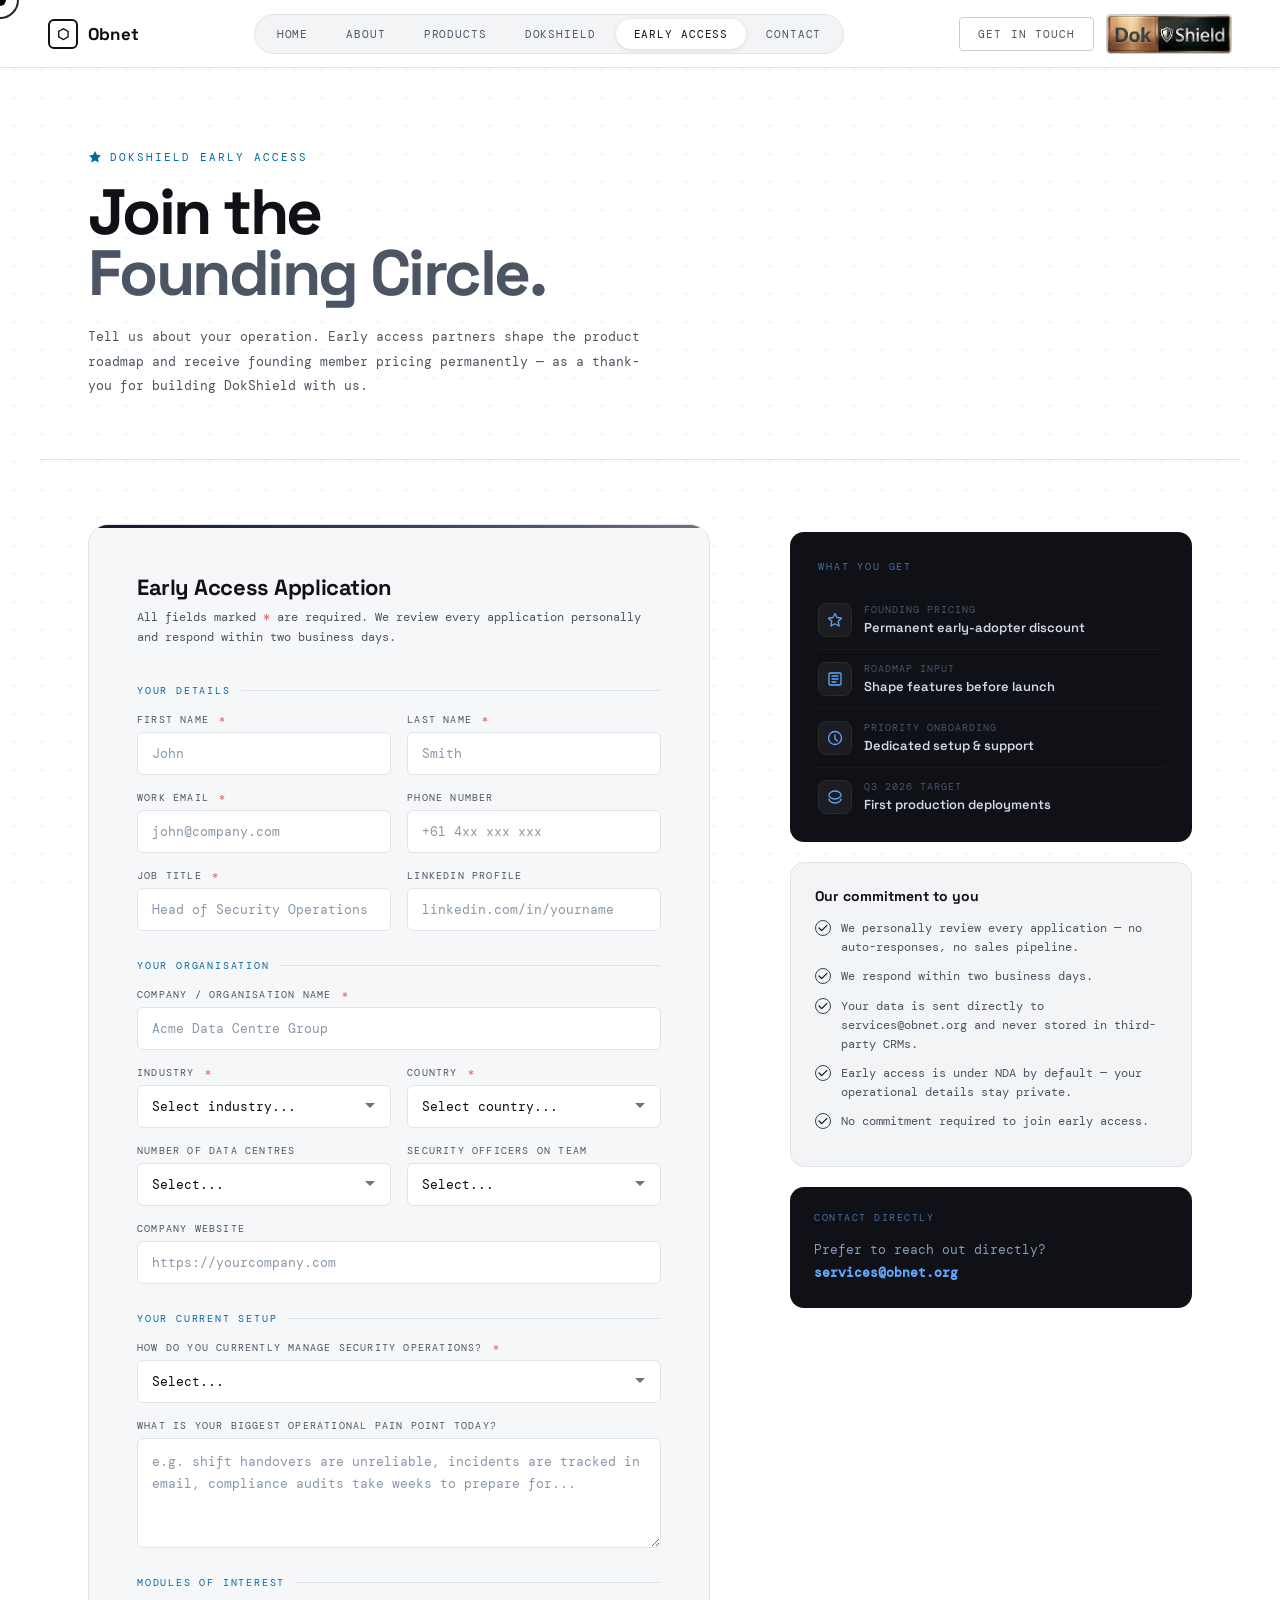
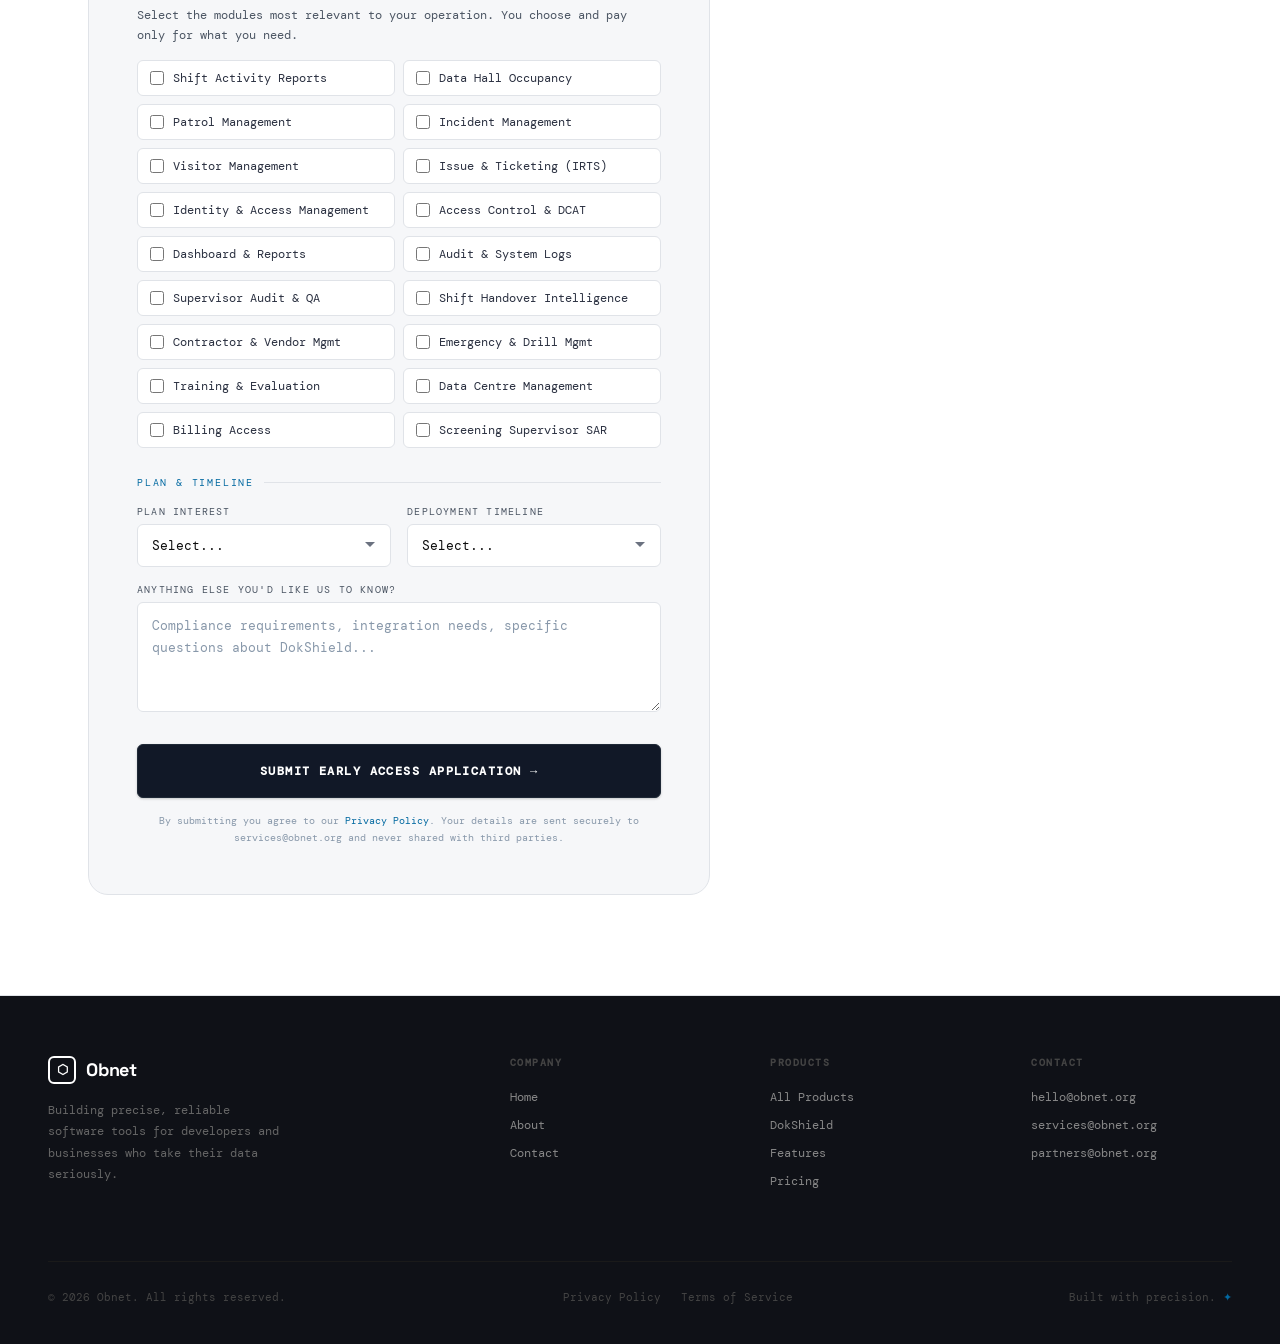
<file: earlyaccess.html>
<!DOCTYPE html>
<html lang="en">
<head>
<meta charset="UTF-8">
<meta name="viewport" content="width=device-width, initial-scale=1.0">
<title>Early Access — Obnet</title>
<link href="https://fonts.googleapis.com/css2?family=DM+Mono:ital,wght@0,300;0,400;0,500;1,300&family=Space+Grotesk:wght@400;500;600;700&display=swap" rel="stylesheet">
<link rel="stylesheet" href="styles.css">
</head>
<body>
<div class="cursor" id="cursor"></div>
<div class="cursor-ring" id="cursorRing"></div>

<!-- SHARED NAV -->
<nav id="navbar">
  <a class="nav-logo" href="index.html">
    <div class="nav-logo-icon">⬡</div>
    Obnet
  </a>
  <div class="nav-center">
    <a id="nav-home" href="index.html">Home</a>
    <a id="nav-about" href="about.html">About</a>
    <a id="nav-products" href="products.html">Products</a>
    <a id="nav-dokshield" href="dokshield.html">DokShield</a>
    <a id="nav-earlyaccess" href="earlyaccess.html">Early Access</a>
    <a id="nav-contact" href="contact.html">Contact</a>
  </div>
  <div class="nav-right">
    <button class="nav-contact-btn" onclick="showPage('contact')">Get in Touch</button>
    <button class="nav-cta-btn" onclick="showPage('dokshield')" style="display:flex;align-items:center;"><img src="dokshield-logo.png" alt="DokShield" style="height:38px;display:block;"></button>
  </div>
  <button class="nav-hamburger" id="navHamburger" aria-label="Toggle navigation" onclick="toggleMobileMenu()">
    <span></span><span></span><span></span>
  </button>
</nav>
<div class="mobile-menu" id="mobileMenu">
  <a href="index.html" data-page="home">Home</a>
  <a href="about.html" data-page="about">About</a>
  <a href="products.html" data-page="products">Products</a>
  <a href="dokshield.html" data-page="dokshield">DokShield</a>
  <a href="earlyaccess.html" data-page="earlyaccess">Early Access</a>
  <a href="contact.html" data-page="contact">Contact</a>
  <div class="mobile-menu-divider"></div>
  <div class="mobile-menu-actions">
    <button class="nav-contact-btn" onclick="closeMobileMenu();showPage('contact')">Get in Touch</button>
    <button class="nav-cta-btn" onclick="closeMobileMenu();showPage('dokshield')" style="display:flex;align-items:center;gap:8px;"><img src="dokshield-logo.png" alt="DokShield" style="height:18px;vertical-align:middle;filter:brightness(1.1);"> <span>→</span></button>
  </div>
</div>

<!-- PAGE CONTENT -->
<div class="page active" id="page-earlyaccess">

  <div class="ea-hero">
    <div class="ea-hero-kicker">
      <svg width="14" height="14" viewBox="0 0 14 14" fill="none"><path d="M7 1L8.854 4.756L13 5.382L10 8.306L10.708 12.5L7 10.527L3.292 12.5L4 8.306L1 5.382L5.146 4.756L7 1Z" fill="currentColor"/></svg>
      DokShield Early Access
    </div>
    <h2>Join the<br><span>Founding Circle.</span></h2>
    <p>Tell us about your operation. Early access partners shape the product roadmap and receive founding member pricing permanently — as a thank-you for building DokShield with us.</p>
  </div>

  <div class="ea-form-wrap">

    <!-- ── FORM ── -->
    <div class="ea-form-card ea-animate">
      <div class="ea-form-title">Early Access Application</div>
      <div class="ea-form-sub">All fields marked <span style="color:#e24b4a;">*</span> are required. We review every application personally and respond within two business days.</div>

      <!-- Personal Details -->
      <div class="ea-section-label">Your details</div>
      <div class="ea-grid">
        <div class="ea-group">
          <label class="ea-label">First Name <span class="ea-required">*</span></label>
          <input class="ea-input" id="ea-firstname" type="text" placeholder="John">
        </div>
        <div class="ea-group">
          <label class="ea-label">Last Name <span class="ea-required">*</span></label>
          <input class="ea-input" id="ea-lastname" type="text" placeholder="Smith">
        </div>
        <div class="ea-group">
          <label class="ea-label">Work Email <span class="ea-required">*</span></label>
          <input class="ea-input" id="ea-email" type="email" placeholder="john@company.com">
        </div>
        <div class="ea-group">
          <label class="ea-label">Phone Number</label>
          <input class="ea-input" id="ea-phone" type="tel" placeholder="+61 4xx xxx xxx">
        </div>
        <div class="ea-group">
          <label class="ea-label">Job Title <span class="ea-required">*</span></label>
          <input class="ea-input" id="ea-jobtitle" type="text" placeholder="Head of Security Operations">
        </div>
        <div class="ea-group">
          <label class="ea-label">LinkedIn Profile</label>
          <input class="ea-input" id="ea-linkedin" type="url" placeholder="linkedin.com/in/yourname">
        </div>
      </div>

      <!-- Organisation Details -->
      <div class="ea-section-label">Your organisation</div>
      <div class="ea-grid">
        <div class="ea-group full">
          <label class="ea-label">Company / Organisation Name <span class="ea-required">*</span></label>
          <input class="ea-input" id="ea-company" type="text" placeholder="Acme Data Centre Group">
        </div>
        <div class="ea-group">
          <label class="ea-label">Industry <span class="ea-required">*</span></label>
          <select class="ea-select" id="ea-industry">
            <option value="">Select industry...</option>
            <option>Data Centre Operations</option>
            <option>Colocation Services</option>
            <option>Security Services Provider</option>
            <option>Financial Services</option>
            <option>Government / Defence</option>
            <option>Healthcare</option>
            <option>Telecommunications</option>
            <option>Other</option>
          </select>
        </div>
        <div class="ea-group">
          <label class="ea-label">Country <span class="ea-required">*</span></label>
          <select class="ea-select" id="ea-country">
            <option value="">Select country...</option>
            <option>Australia</option>
            <option>Singapore</option>
            <option>United Kingdom</option>
            <option>United States</option>
            <option>Germany</option>
            <option>Japan</option>
            <option>New Zealand</option>
            <option>Canada</option>
            <option>Other</option>
          </select>
        </div>
        <div class="ea-group">
          <label class="ea-label">Number of Data Centres</label>
          <select class="ea-select" id="ea-dccount">
            <option value="">Select...</option>
            <option>1</option>
            <option>2–5</option>
            <option>6–15</option>
            <option>16–50</option>
            <option>50+</option>
          </select>
        </div>
        <div class="ea-group">
          <label class="ea-label">Security Officers on Team</label>
          <select class="ea-select" id="ea-officers">
            <option value="">Select...</option>
            <option>1–5</option>
            <option>6–20</option>
            <option>21–50</option>
            <option>51–100</option>
            <option>100+</option>
          </select>
        </div>
        <div class="ea-group full">
          <label class="ea-label">Company Website</label>
          <input class="ea-input" id="ea-website" type="url" placeholder="https://yourcompany.com">
        </div>
      </div>

      <!-- Current Setup -->
      <div class="ea-section-label">Your current setup</div>
      <div class="ea-grid">
        <div class="ea-group full">
          <label class="ea-label">How do you currently manage security operations? <span class="ea-required">*</span></label>
          <select class="ea-select" id="ea-current">
            <option value="">Select...</option>
            <option>Paper / manual logs</option>
            <option>Spreadsheets (Excel / Google Sheets)</option>
            <option>Generic software not built for this</option>
            <option>A mix of the above</option>
            <option>Existing specialist software</option>
          </select>
        </div>
        <div class="ea-group full">
          <label class="ea-label">What is your biggest operational pain point today?</label>
          <textarea class="ea-textarea" id="ea-painpoint" placeholder="e.g. shift handovers are unreliable, incidents are tracked in email, compliance audits take weeks to prepare for..."></textarea>
        </div>
      </div>

      <!-- Modules of interest -->
      <div class="ea-section-label">Modules of interest</div>
      <p style="font-family:'DM Mono',monospace;font-size:12px;color:var(--muted);margin-bottom:14px;line-height:1.7;">Select the modules most relevant to your operation. You choose and pay only for what you need.</p>
      <div class="ea-modules-grid">
        <label class="ea-module-check"><input type="checkbox" value="SAR"> Shift Activity Reports</label>
        <label class="ea-module-check"><input type="checkbox" value="Occupancy"> Data Hall Occupancy</label>
        <label class="ea-module-check"><input type="checkbox" value="Patrols"> Patrol Management</label>
        <label class="ea-module-check"><input type="checkbox" value="Incidents"> Incident Management</label>
        <label class="ea-module-check"><input type="checkbox" value="Visitors"> Visitor Management</label>
        <label class="ea-module-check"><input type="checkbox" value="Ticketing"> Issue &amp; Ticketing (IRTS)</label>
        <label class="ea-module-check"><input type="checkbox" value="IAM"> Identity &amp; Access Management</label>
        <label class="ea-module-check"><input type="checkbox" value="DCAT"> Access Control &amp; DCAT</label>
        <label class="ea-module-check"><input type="checkbox" value="Dashboard"> Dashboard &amp; Reports</label>
        <label class="ea-module-check"><input type="checkbox" value="Audit"> Audit &amp; System Logs</label>
        <label class="ea-module-check"><input type="checkbox" value="QA"> Supervisor Audit &amp; QA</label>
        <label class="ea-module-check"><input type="checkbox" value="Handover"> Shift Handover Intelligence</label>
        <label class="ea-module-check"><input type="checkbox" value="Contractor"> Contractor &amp; Vendor Mgmt</label>
        <label class="ea-module-check"><input type="checkbox" value="Emergency"> Emergency &amp; Drill Mgmt</label>
        <label class="ea-module-check"><input type="checkbox" value="Training"> Training &amp; Evaluation</label>
        <label class="ea-module-check"><input type="checkbox" value="DC"> Data Centre Management</label>
        <label class="ea-module-check"><input type="checkbox" value="Billing"> Billing Access</label>
        <label class="ea-module-check"><input type="checkbox" value="ScreeningSAR"> Screening Supervisor SAR</label>
      </div>

      <!-- Plan interest -->
      <div class="ea-section-label">Plan &amp; timeline</div>
      <div class="ea-grid">
        <div class="ea-group">
          <label class="ea-label">Plan Interest</label>
          <select class="ea-select" id="ea-plan">
            <option value="">Select...</option>
            <option>Starter (Free)</option>
            <option>Professional (~$49/month)</option>
            <option>Enterprise (Custom)</option>
            <option>Not sure yet</option>
          </select>
        </div>
        <div class="ea-group">
          <label class="ea-label">Deployment Timeline</label>
          <select class="ea-select" id="ea-timeline">
            <option value="">Select...</option>
            <option>As soon as possible</option>
            <option>Within 3 months</option>
            <option>Within 6 months</option>
            <option>Evaluating for future</option>
          </select>
        </div>
        <div class="ea-group full">
          <label class="ea-label">Anything else you'd like us to know?</label>
          <textarea class="ea-textarea" id="ea-notes" placeholder="Compliance requirements, integration needs, specific questions about DokShield..."></textarea>
        </div>
      </div>

      <button class="ea-submit" id="ea-submit-btn" onclick="handleEarlyAccessSubmit(this)">
        Submit Early Access Application →
      </button>
      <div class="ea-note">
        By submitting you agree to our <a href="#" onclick="showPrivacy()" style="color:var(--accent);text-decoration:none;">Privacy Policy</a>. Your details are sent securely to services@obnet.org and never shared with third parties.
      </div>
    </div>

    <!-- ── SIDEBAR ── -->
    <div class="ea-sidebar">

      <div class="ea-info-card ea-animate ea-delay-1">
        <div class="ea-info-card-title">What you get</div>
        <div class="ea-info-item">
          <div class="ea-info-icon">
            <svg width="16" height="16" viewBox="0 0 16 16" fill="none"><path d="M8 1.5L10 5.5L14.5 6.2L11.25 9.3L12.06 14L8 11.8L3.94 14L4.75 9.3L1.5 6.2L6 5.5L8 1.5Z" stroke="currentColor" stroke-width="1.3" stroke-linecap="round" stroke-linejoin="round"/></svg>
          </div>
          <div>
            <div class="ea-info-label">Founding Pricing</div>
            <div class="ea-info-val">Permanent early-adopter discount</div>
          </div>
        </div>
        <div class="ea-info-item">
          <div class="ea-info-icon">
            <svg width="16" height="16" viewBox="0 0 16 16" fill="none"><path d="M13 2H3a1 1 0 00-1 1v10a1 1 0 001 1h10a1 1 0 001-1V3a1 1 0 00-1-1z" stroke="currentColor" stroke-width="1.3"/><path d="M5 8h6M5 5h6M5 11h4" stroke="currentColor" stroke-width="1.3" stroke-linecap="round"/></svg>
          </div>
          <div>
            <div class="ea-info-label">Roadmap Input</div>
            <div class="ea-info-val">Shape features before launch</div>
          </div>
        </div>
        <div class="ea-info-item">
          <div class="ea-info-icon">
            <svg width="16" height="16" viewBox="0 0 16 16" fill="none"><circle cx="8" cy="8" r="6.5" stroke="currentColor" stroke-width="1.3"/><path d="M8 5v4l2.5 2" stroke="currentColor" stroke-width="1.3" stroke-linecap="round"/></svg>
          </div>
          <div>
            <div class="ea-info-label">Priority Onboarding</div>
            <div class="ea-info-val">Dedicated setup &amp; support</div>
          </div>
        </div>
        <div class="ea-info-item">
          <div class="ea-info-icon">
            <svg width="16" height="16" viewBox="0 0 16 16" fill="none"><path d="M14 10c0 2.2-2.7 4-6 4s-6-1.8-6-4" stroke="currentColor" stroke-width="1.3" stroke-linecap="round"/><ellipse cx="8" cy="6" rx="6" ry="4" stroke="currentColor" stroke-width="1.3"/></svg>
          </div>
          <div>
            <div class="ea-info-label">Q3 2026 Target</div>
            <div class="ea-info-val">First production deployments</div>
          </div>
        </div>
      </div>

      <div class="ea-promise-card ea-animate ea-delay-2">
        <h5>Our commitment to you</h5>
        <div class="ea-promise-item">We personally review every application — no auto-responses, no sales pipeline.</div>
        <div class="ea-promise-item">We respond within two business days.</div>
        <div class="ea-promise-item">Your data is sent directly to services@obnet.org and never stored in third-party CRMs.</div>
        <div class="ea-promise-item">Early access is under NDA by default — your operational details stay private.</div>
        <div class="ea-promise-item">No commitment required to join early access.</div>
      </div>

      <div style="background:var(--ink);border-radius:14px;padding:24px;" class="ea-animate ea-delay-3">
        <div style="font-family:'DM Mono',monospace;font-size:10px;letter-spacing:0.15em;text-transform:uppercase;color:#4a6da0;margin-bottom:14px;">Contact directly</div>
        <div style="font-family:'DM Mono',monospace;font-size:13px;color:#8898b8;line-height:1.8;">
          Prefer to reach out directly?<br>
          <a href="mailto:services@obnet.org" style="color:#60a5fa;text-decoration:none;font-weight:600;">services@obnet.org</a>
        </div>
      </div>

    </div>
  </div>

</div>

<!-- SHARED FOOTER -->
<footer>
  <div class="footer-top">
    <div class="footer-brand-col">
      <div class="footer-logo">
        <div class="footer-logo-icon">⬡</div>
        Obnet
      </div>
      <p>Building precise, reliable software tools for developers and businesses who take their data seriously.</p>
    </div>
    <div class="footer-col">
      <h5>Company</h5>
      <a href="index.html">Home</a>
      <a href="about.html">About</a>
      <a href="contact.html">Contact</a>
    </div>
    <div class="footer-col">
      <h5>Products</h5>
      <a href="products.html">All Products</a>
      <a href="dokshield.html">DokShield</a>
      <a href="dokshield.html">Features</a>
      <a href="dokshield.html">Pricing</a>
    </div>
    <div class="footer-col">
      <h5>Contact</h5>
      <a href="mailto:hello@obnet.org">hello@obnet.org</a>
      <a href="mailto:services@obnet.org">services@obnet.org</a>
      <a href="mailto:partners@obnet.org">partners@obnet.org</a>
    </div>
  </div>
  <div class="footer-bottom">
    <p>© 2026 Obnet. All rights reserved.</p>
    <div style="display:flex;gap:20px;">
      <a href="#" onclick="showPrivacy()">Privacy Policy</a>
      <a href="#" onclick="showTerms()">Terms of Service</a>
    </div>
    <p>Built with precision. <span style="color:var(--accent);">✦</span></p>
  </div>
</footer>

<!-- SHARED MODALS -->
<div id="modal-privacy" style="display:none;position:fixed;inset:0;background:rgba(0,0,0,0.6);z-index:9000;overflow-y:auto;">
  <div style="background:#fff;max-width:700px;margin:60px auto;border-radius:16px;padding:48px;position:relative;">
    <button onclick="document.getElementById('modal-privacy').style.display='none'" style="position:absolute;top:20px;right:24px;background:none;border:none;font-size:22px;cursor:pointer;color:#888;">✕</button>
    <h2 style="font-size:28px;font-weight:800;margin-bottom:24px;">Privacy Policy</h2>
    <p style="font-family:'DM Mono',monospace;font-size:13px;color:#555;line-height:1.9;margin-bottom:16px;"><strong>Last updated: March 2026</strong></p>
    <p style="font-family:'DM Mono',monospace;font-size:13px;color:#555;line-height:1.9;margin-bottom:16px;">Obnet ("we", "us", or "our") operates obnet.org and the DokShield platform. This policy explains how we collect, use, and protect your information.</p>
    <p style="font-family:'DM Mono',monospace;font-size:13px;color:#555;line-height:1.9;margin-bottom:16px;"><strong>Information We Collect:</strong> We collect information you provide directly to us, such as your name, email address, and company when you contact us or request access to DokShield.</p>
    <p style="font-family:'DM Mono',monospace;font-size:13px;color:#555;line-height:1.9;margin-bottom:16px;"><strong>How We Use It:</strong> We use your information solely to respond to your enquiries and provide access to our products. We do not sell or share your data with third parties.</p>
    <p style="font-family:'DM Mono',monospace;font-size:13px;color:#555;line-height:1.9;margin-bottom:16px;"><strong>Data Security:</strong> We implement industry-standard security measures to protect your personal information.</p>
    <p style="font-family:'DM Mono',monospace;font-size:13px;color:#555;line-height:1.9;margin-bottom:16px;"><strong>Contact:</strong> For privacy-related enquiries, contact us at <a href="mailto:hello@obnet.org">hello@obnet.org</a></p>
    <p style="font-family:'DM Mono',monospace;font-size:11px;color:#aaa;margin-top:24px;">This policy will be updated as the platform develops. We will notify users of material changes.</p>
  </div>
</div>
<div id="modal-terms" style="display:none;position:fixed;inset:0;background:rgba(0,0,0,0.6);z-index:9000;overflow-y:auto;">
  <div style="background:#fff;max-width:700px;margin:60px auto;border-radius:16px;padding:48px;position:relative;">
    <button onclick="document.getElementById('modal-terms').style.display='none'" style="position:absolute;top:20px;right:24px;background:none;border:none;font-size:22px;cursor:pointer;color:#888;">✕</button>
    <h2 style="font-size:28px;font-weight:800;margin-bottom:24px;">Terms of Service</h2>
    <p style="font-family:'DM Mono',monospace;font-size:13px;color:#555;line-height:1.9;margin-bottom:16px;"><strong>Last updated: March 2026</strong></p>
    <p style="font-family:'DM Mono',monospace;font-size:13px;color:#555;line-height:1.9;margin-bottom:16px;">By accessing obnet.org or using DokShield, you agree to these terms. If you do not agree, please do not use our services.</p>
    <p style="font-family:'DM Mono',monospace;font-size:13px;color:#555;line-height:1.9;margin-bottom:16px;"><strong>Use of Services:</strong> You agree to use our services only for lawful purposes and in accordance with these terms.</p>
    <p style="font-family:'DM Mono',monospace;font-size:13px;color:#555;line-height:1.9;margin-bottom:16px;"><strong>Intellectual Property:</strong> All content, branding, and software on this site is the property of Obnet and may not be reproduced without permission.</p>
    <p style="font-family:'DM Mono',monospace;font-size:13px;color:#555;line-height:1.9;margin-bottom:16px;"><strong>Disclaimer:</strong> DokShield is currently in development. Features and pricing are subject to change. We are not liable for any damages arising from use of early access versions.</p>
    <p style="font-family:'DM Mono',monospace;font-size:13px;color:#555;line-height:1.9;margin-bottom:16px;"><strong>Contact:</strong> For terms-related enquiries, contact us at <a href="mailto:hello@obnet.org">hello@obnet.org</a></p>
    <p style="font-family:'DM Mono',monospace;font-size:11px;color:#aaa;margin-top:24px;">These terms will be updated as the platform develops. Continued use of the service constitutes acceptance of updated terms.</p>
  </div>
</div>

<script>const CURRENT_PAGE = 'earlyaccess';</script>
<script src="main.js"></script>
</body>
</html>
</file>
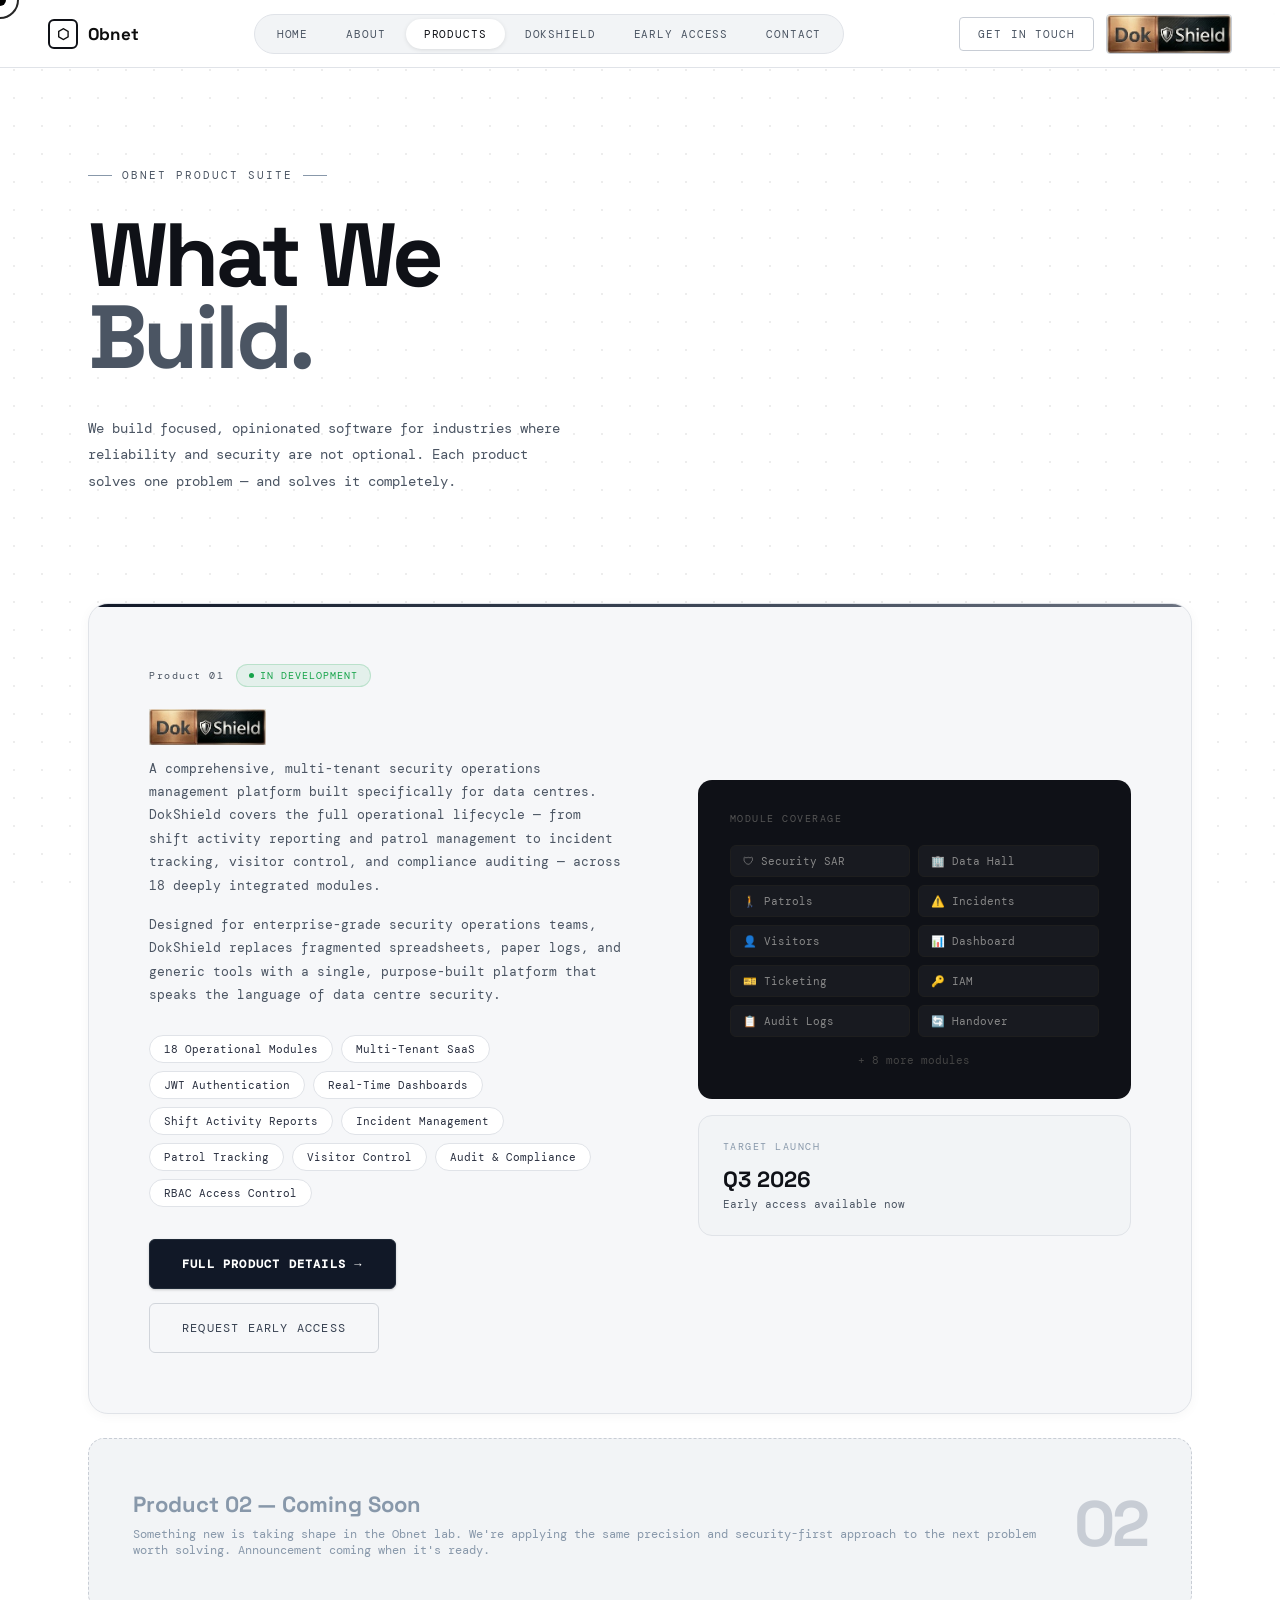
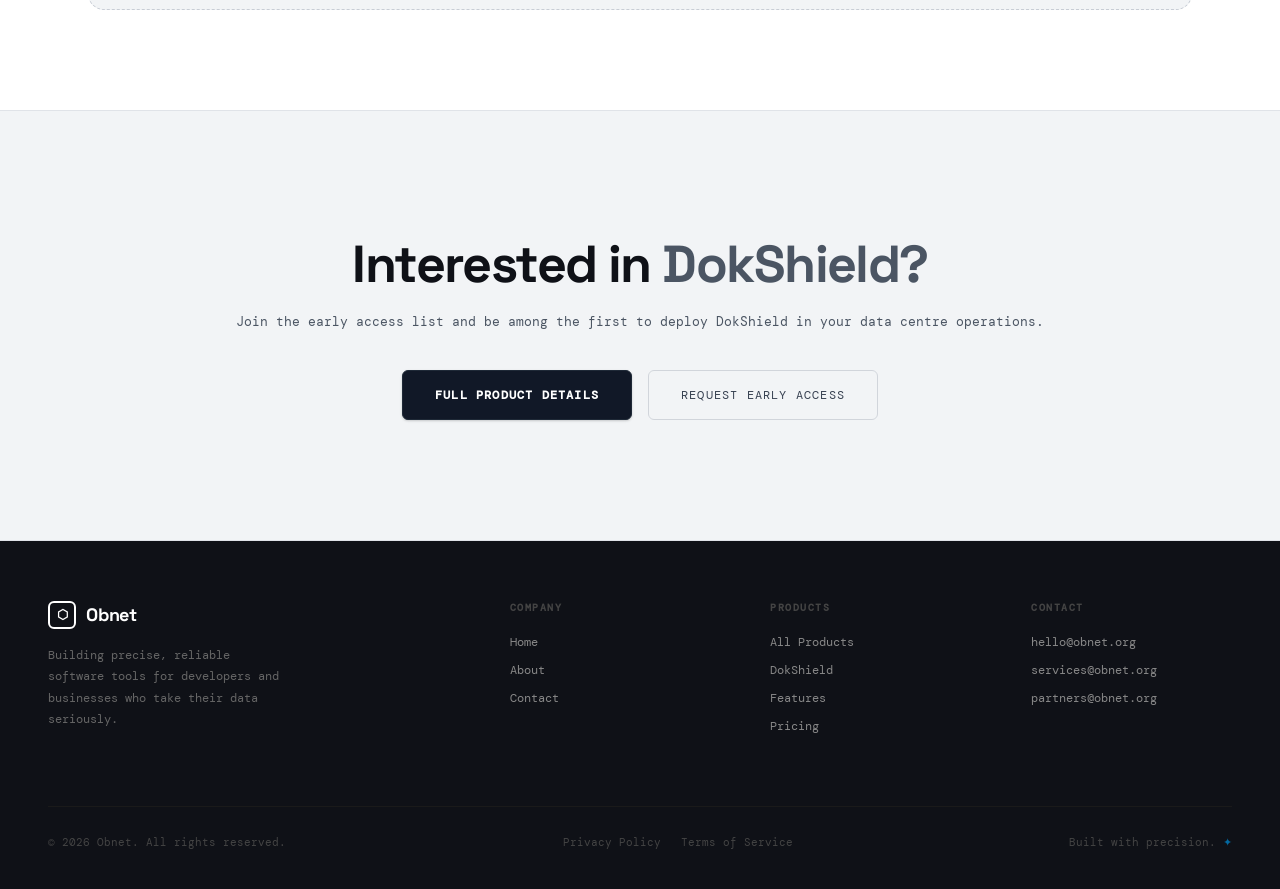
<file: products.html>
<!DOCTYPE html>
<html lang="en">
<head>
<meta charset="UTF-8">
<meta name="viewport" content="width=device-width, initial-scale=1.0">
<title>Products — Obnet</title>
<link href="https://fonts.googleapis.com/css2?family=DM+Mono:ital,wght@0,300;0,400;0,500;1,300&family=Space+Grotesk:wght@400;500;600;700&display=swap" rel="stylesheet">
<link rel="stylesheet" href="styles.css">
</head>
<body>
<div class="cursor" id="cursor"></div>
<div class="cursor-ring" id="cursorRing"></div>

<!-- SHARED NAV -->
<nav id="navbar">
  <a class="nav-logo" href="index.html">
    <div class="nav-logo-icon">⬡</div>
    Obnet
  </a>
  <div class="nav-center">
    <a id="nav-home" href="index.html">Home</a>
    <a id="nav-about" href="about.html">About</a>
    <a id="nav-products" href="products.html">Products</a>
    <a id="nav-dokshield" href="dokshield.html">DokShield</a>
    <a id="nav-earlyaccess" href="earlyaccess.html">Early Access</a>
    <a id="nav-contact" href="contact.html">Contact</a>
  </div>
  <div class="nav-right">
    <button class="nav-contact-btn" onclick="showPage('contact')">Get in Touch</button>
    <button class="nav-cta-btn" onclick="showPage('dokshield')" style="display:flex;align-items:center;"><img src="dokshield-logo.png" alt="DokShield" style="height:38px;display:block;"></button>
  </div>
  <button class="nav-hamburger" id="navHamburger" aria-label="Toggle navigation" onclick="toggleMobileMenu()">
    <span></span><span></span><span></span>
  </button>
</nav>
<div class="mobile-menu" id="mobileMenu">
  <a href="index.html" data-page="home">Home</a>
  <a href="about.html" data-page="about">About</a>
  <a href="products.html" data-page="products">Products</a>
  <a href="dokshield.html" data-page="dokshield">DokShield</a>
  <a href="earlyaccess.html" data-page="earlyaccess">Early Access</a>
  <a href="contact.html" data-page="contact">Contact</a>
  <div class="mobile-menu-divider"></div>
  <div class="mobile-menu-actions">
    <button class="nav-contact-btn" onclick="closeMobileMenu();showPage('contact')">Get in Touch</button>
    <button class="nav-cta-btn" onclick="closeMobileMenu();showPage('dokshield')" style="display:flex;align-items:center;gap:8px;"><img src="dokshield-logo.png" alt="DokShield" style="height:18px;vertical-align:middle;filter:brightness(1.1);"> <span>→</span></button>
  </div>
</div>

<!-- PAGE CONTENT -->
<div class="page active" id="page-products">

  <!-- HERO -->
  <div class="hero" style="min-height:auto;padding-bottom:60px;">
    <div class="hero-eyebrow">Obnet Product Suite</div>
    <h1 class="hero-headline" style="font-size:clamp(48px,7vw,90px);">
      <span class="word1">What We</span>
      <span class="word2">Build.</span>
    </h1>
    <p class="hero-sub">We build focused, opinionated software for industries where reliability and security are not optional. Each product solves one problem — and solves it completely.</p>
  </div>

  <!-- PRODUCTS LIST -->
  <div class="product-showcase" style="padding-top:0;">

    <!-- DokShield -->
    <div class="product-big-card reveal" style="margin-bottom:24px;">
      <div>
        <div class="product-kicker">
          <span class="product-num">Product 01</span>
          <span class="live-badge">In Development</span>
        </div>
        <img src="dokshield-logo.png" alt="DokShield" style="height:36px;display:block;margin-bottom:12px;">
        <p class="product-sub">A comprehensive, multi-tenant security operations management platform built specifically for data centres. DokShield covers the full operational lifecycle — from shift activity reporting and patrol management to incident tracking, visitor control, and compliance auditing — across 18 deeply integrated modules.</p>
        <p class="product-sub" style="margin-top:-12px;">Designed for enterprise-grade security operations teams, DokShield replaces fragmented spreadsheets, paper logs, and generic tools with a single, purpose-built platform that speaks the language of data centre security.</p>
        <div class="feature-pills">
          <span class="feature-pill">18 Operational Modules</span>
          <span class="feature-pill">Multi-Tenant SaaS</span>
          <span class="feature-pill">JWT Authentication</span>
          <span class="feature-pill">Real-Time Dashboards</span>
          <span class="feature-pill">Shift Activity Reports</span>
          <span class="feature-pill">Incident Management</span>
          <span class="feature-pill">Patrol Tracking</span>
          <span class="feature-pill">Visitor Control</span>
          <span class="feature-pill">Audit & Compliance</span>
          <span class="feature-pill">RBAC Access Control</span>
        </div>
        <div style="display:flex;gap:14px;flex-wrap:wrap;">
          <button class="btn-primary" onclick="window.location.href='dokshield.html#dok-modules'">Full Product Details →</button>
          <button class="btn-outline" onclick="showPage('earlyaccess')">Request Early Access</button>
        </div>
      </div>
      <div style="display:flex;flex-direction:column;gap:16px;">
        <div style="background:var(--ink);border-radius:14px;padding:32px;">
          <div style="font-family:'DM Mono',monospace;font-size:10px;letter-spacing:0.15em;text-transform:uppercase;color:#555;margin-bottom:20px;">Module Coverage</div>
          <div style="display:grid;grid-template-columns:1fr 1fr;gap:8px;">
            <div style="font-family:'DM Mono',monospace;font-size:11px;color:#888;padding:8px 12px;background:rgba(255,255,255,0.04);border-radius:6px;border:1px solid #1e1e1e;">🛡 Security SAR</div>
            <div style="font-family:'DM Mono',monospace;font-size:11px;color:#888;padding:8px 12px;background:rgba(255,255,255,0.04);border-radius:6px;border:1px solid #1e1e1e;">🏢 Data Hall</div>
            <div style="font-family:'DM Mono',monospace;font-size:11px;color:#888;padding:8px 12px;background:rgba(255,255,255,0.04);border-radius:6px;border:1px solid #1e1e1e;">🚶 Patrols</div>
            <div style="font-family:'DM Mono',monospace;font-size:11px;color:#888;padding:8px 12px;background:rgba(255,255,255,0.04);border-radius:6px;border:1px solid #1e1e1e;">⚠️ Incidents</div>
            <div style="font-family:'DM Mono',monospace;font-size:11px;color:#888;padding:8px 12px;background:rgba(255,255,255,0.04);border-radius:6px;border:1px solid #1e1e1e;">👤 Visitors</div>
            <div style="font-family:'DM Mono',monospace;font-size:11px;color:#888;padding:8px 12px;background:rgba(255,255,255,0.04);border-radius:6px;border:1px solid #1e1e1e;">📊 Dashboard</div>
            <div style="font-family:'DM Mono',monospace;font-size:11px;color:#888;padding:8px 12px;background:rgba(255,255,255,0.04);border-radius:6px;border:1px solid #1e1e1e;">🎫 Ticketing</div>
            <div style="font-family:'DM Mono',monospace;font-size:11px;color:#888;padding:8px 12px;background:rgba(255,255,255,0.04);border-radius:6px;border:1px solid #1e1e1e;">🔑 IAM</div>
            <div style="font-family:'DM Mono',monospace;font-size:11px;color:#888;padding:8px 12px;background:rgba(255,255,255,0.04);border-radius:6px;border:1px solid #1e1e1e;">📋 Audit Logs</div>
            <div style="font-family:'DM Mono',monospace;font-size:11px;color:#888;padding:8px 12px;background:rgba(255,255,255,0.04);border-radius:6px;border:1px solid #1e1e1e;">🔄 Handover</div>
          </div>
          <div style="font-family:'DM Mono',monospace;font-size:11px;color:#444;margin-top:16px;text-align:center;">+ 8 more modules</div>
        </div>
        <div style="background:var(--surface);border:1px solid var(--border);border-radius:14px;padding:24px;">
          <div style="font-family:'DM Mono',monospace;font-size:10px;letter-spacing:0.15em;text-transform:uppercase;color:var(--muted2);margin-bottom:12px;">Target Launch</div>
          <div style="font-size:22px;font-weight:800;color:var(--ink);">Q3 2026</div>
          <div style="font-family:'DM Mono',monospace;font-size:11px;color:var(--muted);margin-top:4px;">Early access available now</div>
        </div>
      </div>
    </div>

    <!-- Coming Soon -->
    <div class="coming-card reveal delay-1">
      <div class="coming-text">
        <h4>Product 02 — Coming Soon</h4>
        <p>Something new is taking shape in the Obnet lab. We're applying the same precision and security-first approach to the next problem worth solving. Announcement coming when it's ready.</p>
      </div>
      <div class="coming-num">02</div>
    </div>
  </div>

  <div class="cta-band">
    <h3 class="reveal">Interested in <span>DokShield?</span></h3>
    <p class="reveal delay-1">Join the early access list and be among the first to deploy DokShield in your data centre operations.</p>
    <div class="cta-btn-group reveal delay-2">
      <button class="btn-primary" onclick="window.location.href='dokshield.html#dok-modules'">Full Product Details</button>
      <button class="btn-outline" onclick="showPage('earlyaccess')">Request Early Access</button>
    </div>
  </div>

</div>

<!-- SHARED FOOTER -->
<footer>
  <div class="footer-top">
    <div class="footer-brand-col">
      <div class="footer-logo">
        <div class="footer-logo-icon">⬡</div>
        Obnet
      </div>
      <p>Building precise, reliable software tools for developers and businesses who take their data seriously.</p>
    </div>
    <div class="footer-col">
      <h5>Company</h5>
      <a href="index.html">Home</a>
      <a href="about.html">About</a>
      <a href="contact.html">Contact</a>
    </div>
    <div class="footer-col">
      <h5>Products</h5>
      <a href="products.html">All Products</a>
      <a href="dokshield.html">DokShield</a>
      <a href="dokshield.html">Features</a>
      <a href="dokshield.html">Pricing</a>
    </div>
    <div class="footer-col">
      <h5>Contact</h5>
      <a href="mailto:hello@obnet.org">hello@obnet.org</a>
      <a href="mailto:services@obnet.org">services@obnet.org</a>
      <a href="mailto:partners@obnet.org">partners@obnet.org</a>
    </div>
  </div>
  <div class="footer-bottom">
    <p>© 2026 Obnet. All rights reserved.</p>
    <div style="display:flex;gap:20px;">
      <a href="#" onclick="showPrivacy()">Privacy Policy</a>
      <a href="#" onclick="showTerms()">Terms of Service</a>
    </div>
    <p>Built with precision. <span style="color:var(--accent);">✦</span></p>
  </div>
</footer>

<!-- SHARED MODALS -->
<div id="modal-privacy" style="display:none;position:fixed;inset:0;background:rgba(0,0,0,0.6);z-index:9000;overflow-y:auto;">
  <div style="background:#fff;max-width:700px;margin:60px auto;border-radius:16px;padding:48px;position:relative;">
    <button onclick="document.getElementById('modal-privacy').style.display='none'" style="position:absolute;top:20px;right:24px;background:none;border:none;font-size:22px;cursor:pointer;color:#888;">✕</button>
    <h2 style="font-size:28px;font-weight:800;margin-bottom:24px;">Privacy Policy</h2>
    <p style="font-family:'DM Mono',monospace;font-size:13px;color:#555;line-height:1.9;margin-bottom:16px;"><strong>Last updated: March 2026</strong></p>
    <p style="font-family:'DM Mono',monospace;font-size:13px;color:#555;line-height:1.9;margin-bottom:16px;">Obnet ("we", "us", or "our") operates obnet.org and the DokShield platform. This policy explains how we collect, use, and protect your information.</p>
    <p style="font-family:'DM Mono',monospace;font-size:13px;color:#555;line-height:1.9;margin-bottom:16px;"><strong>Information We Collect:</strong> We collect information you provide directly to us, such as your name, email address, and company when you contact us or request access to DokShield.</p>
    <p style="font-family:'DM Mono',monospace;font-size:13px;color:#555;line-height:1.9;margin-bottom:16px;"><strong>How We Use It:</strong> We use your information solely to respond to your enquiries and provide access to our products. We do not sell or share your data with third parties.</p>
    <p style="font-family:'DM Mono',monospace;font-size:13px;color:#555;line-height:1.9;margin-bottom:16px;"><strong>Data Security:</strong> We implement industry-standard security measures to protect your personal information.</p>
    <p style="font-family:'DM Mono',monospace;font-size:13px;color:#555;line-height:1.9;margin-bottom:16px;"><strong>Contact:</strong> For privacy-related enquiries, contact us at <a href="mailto:hello@obnet.org">hello@obnet.org</a></p>
    <p style="font-family:'DM Mono',monospace;font-size:11px;color:#aaa;margin-top:24px;">This policy will be updated as the platform develops. We will notify users of material changes.</p>
  </div>
</div>
<div id="modal-terms" style="display:none;position:fixed;inset:0;background:rgba(0,0,0,0.6);z-index:9000;overflow-y:auto;">
  <div style="background:#fff;max-width:700px;margin:60px auto;border-radius:16px;padding:48px;position:relative;">
    <button onclick="document.getElementById('modal-terms').style.display='none'" style="position:absolute;top:20px;right:24px;background:none;border:none;font-size:22px;cursor:pointer;color:#888;">✕</button>
    <h2 style="font-size:28px;font-weight:800;margin-bottom:24px;">Terms of Service</h2>
    <p style="font-family:'DM Mono',monospace;font-size:13px;color:#555;line-height:1.9;margin-bottom:16px;"><strong>Last updated: March 2026</strong></p>
    <p style="font-family:'DM Mono',monospace;font-size:13px;color:#555;line-height:1.9;margin-bottom:16px;">By accessing obnet.org or using DokShield, you agree to these terms. If you do not agree, please do not use our services.</p>
    <p style="font-family:'DM Mono',monospace;font-size:13px;color:#555;line-height:1.9;margin-bottom:16px;"><strong>Use of Services:</strong> You agree to use our services only for lawful purposes and in accordance with these terms.</p>
    <p style="font-family:'DM Mono',monospace;font-size:13px;color:#555;line-height:1.9;margin-bottom:16px;"><strong>Intellectual Property:</strong> All content, branding, and software on this site is the property of Obnet and may not be reproduced without permission.</p>
    <p style="font-family:'DM Mono',monospace;font-size:13px;color:#555;line-height:1.9;margin-bottom:16px;"><strong>Disclaimer:</strong> DokShield is currently in development. Features and pricing are subject to change. We are not liable for any damages arising from use of early access versions.</p>
    <p style="font-family:'DM Mono',monospace;font-size:13px;color:#555;line-height:1.9;margin-bottom:16px;"><strong>Contact:</strong> For terms-related enquiries, contact us at <a href="mailto:hello@obnet.org">hello@obnet.org</a></p>
    <p style="font-family:'DM Mono',monospace;font-size:11px;color:#aaa;margin-top:24px;">These terms will be updated as the platform develops. Continued use of the service constitutes acceptance of updated terms.</p>
  </div>
</div>

<script>const CURRENT_PAGE = 'products';</script>
<script src="main.js"></script>
</body>
</html>
</file>
<file: styles.css>
/* ═══════════════════════════════════════════════════════
   ROOT & RESET — LIGHT THEME
═══════════════════════════════════════════════════════ */
*, *::before, *::after { box-sizing: border-box; margin: 0; padding: 0; }

:root {
  --bg:        #ffffff;
  --bg2:       #f8f9fa;
  --surface:   #f2f4f6;
  --surface2:  #eaecef;
  --border:    #e0e3e8;
  --border2:   #c8cdd5;
  --accent:    #0369a1;
  --accent-dim: rgba(3,105,161,0.06);
  --accent-glow: rgba(3,105,161,0.14);
  --green:     #16a34a;
  --green-dim: rgba(22,163,74,0.08);
  --amber:     #b45309;
  --text:      #0d0d0d;
  --text2:     #2a3040;
  --muted:     #4b5563;
  --muted2:    #8898aa;
  --card:      #ffffff;
  --card2:     #f6f7f9;
  --ink:       #0f1117;
}

html { scroll-behavior: smooth; font-size: 16px; }

body {
  background: var(--bg);
  color: var(--text);
  font-family: 'Space Grotesk', sans-serif;
  min-height: 100vh;
  overflow-x: hidden;
  cursor: none;
}

/* Custom cursor — universally visible on any background */
.cursor {
  width: 12px; height: 12px;
  background: #ffffff;
  border-radius: 50%;
  position: fixed; pointer-events: none;
  z-index: 9999; transform: translate(-50%, -50%);
  transition: width 0.18s ease, height 0.18s ease;
  mix-blend-mode: difference;
}

.cursor-ring {
  width: 38px; height: 38px;
  border: 2px solid rgba(255,255,255,0.85);
  border-radius: 50%; position: fixed;
  pointer-events: none; z-index: 9998;
  transform: translate(-50%, -50%);
  transition: width 0.22s ease, height 0.22s ease;
  mix-blend-mode: difference;
}

/* Subtle dot grid background */
body::after {
  content: '';
  position: fixed; inset: 0;
  background-image: radial-gradient(circle, rgba(0,0,0,0.07) 1px, transparent 1px);
  background-size: 28px 28px;
  pointer-events: none; z-index: 0;
}

/* ═══════════════════════════════════════════════════════
   NAVIGATION
═══════════════════════════════════════════════════════ */
nav {
  position: fixed; top: 0; left: 0; right: 0;
  z-index: 500; height: 68px;
  display: flex; align-items: center; justify-content: space-between;
  padding: 0 48px;
  background: rgba(255,255,255,0.9);
  backdrop-filter: blur(20px) saturate(1.4);
  border-bottom: 1px solid var(--border);
  transition: all 0.3s;
}

nav.scrolled {
  box-shadow: 0 2px 20px rgba(0,0,0,0.08);
}

.nav-logo {
  font-size: 17px; font-weight: 800;
  letter-spacing: 0.01em; cursor: pointer;
  display: flex; align-items: center; gap: 10px;
  text-decoration: none; color: var(--text);
}

.nav-logo-icon {
  width: 30px; height: 30px;
  border: 2px solid var(--ink);
  border-radius: 6px;
  display: flex; align-items: center; justify-content: center;
  font-size: 14px;
}

.nav-logo span { color: var(--muted); }

.nav-center {
  display: flex; align-items: center; gap: 2px;
  background: var(--surface);
  border: 1px solid var(--border);
  border-radius: 40px; padding: 4px;
}

.nav-center a {
  font-family: 'DM Mono', monospace;
  font-size: 11px; letter-spacing: 0.08em; text-transform: uppercase;
  color: var(--muted); text-decoration: none; cursor: pointer;
  padding: 8px 18px; border-radius: 36px;
  transition: color 0.2s, background 0.2s;
  border: none; background: none;
}

.nav-center a:hover { color: var(--text); background: rgba(0,0,0,0.04); }
.nav-center a.active { color: var(--ink); background: #ffffff; box-shadow: 0 1px 4px rgba(0,0,0,0.1); }

.nav-right { display: flex; align-items: center; gap: 12px; }

.nav-contact-btn {
  font-family: 'DM Mono', monospace;
  font-size: 11px; letter-spacing: 0.1em; text-transform: uppercase;
  background: transparent; color: var(--muted);
  border: 1px solid var(--border2); padding: 9px 18px; border-radius: 4px;
  cursor: pointer; transition: color 0.2s, border-color 0.2s;
}

.nav-contact-btn:hover { color: var(--text); border-color: var(--ink); }

.nav-cta-btn {
  font-family: 'DM Mono', monospace;
  font-size: 11px; letter-spacing: 0.1em; text-transform: uppercase;
  background: var(--ink); color: #ffffff;
  border: none; padding: 10px 20px; border-radius: 4px;
  cursor: pointer; transition: opacity 0.2s, transform 0.2s;
  font-weight: 500;
}

.nav-cta-btn:hover { opacity: 0.82; transform: translateY(-1px); }

/* ═══════════════════════════════════════════════════════
   PAGE SYSTEM
═══════════════════════════════════════════════════════ */
.page { display: none; padding-top: 68px; min-height: 100vh; position: relative; z-index: 2; }
/* page.active handled by override block below */

@keyframes pageIn {
  from { opacity: 0; transform: translateY(10px); }
  to   { opacity: 1; transform: translateY(0); }
}

/* ═══════════════════════════════════════════════════════
   HOME — HERO
═══════════════════════════════════════════════════════ */
.hero {
  min-height: calc(100vh - 68px);
  display: flex; flex-direction: column; justify-content: center;
  padding: 100px 48px 80px;
  max-width: 1200px; margin: 0 auto; position: relative;
}

.hero-eyebrow {
  display: inline-flex; align-items: center; gap: 10px;
  font-family: 'DM Mono', monospace;
  font-size: 11px; letter-spacing: 0.18em; text-transform: uppercase;
  color: var(--muted); margin-bottom: 32px; width: fit-content;
  animation: slideIn 0.7s 0.1s ease both;
}

.hero-eyebrow::before, .hero-eyebrow::after {
  content: ''; width: 24px; height: 1px; background: var(--muted2);
}

@keyframes slideIn {
  from { opacity: 0; transform: translateX(-20px); }
  to   { opacity: 1; transform: translateX(0); }
}

.hero-headline {
  font-size: clamp(56px, 9vw, 110px);
  font-weight: 800; line-height: 0.92;
  letter-spacing: -0.04em; margin-bottom: 36px;
  animation: heroFade 0.8s 0.2s ease both;
}

@keyframes heroFade {
  from { opacity: 0; transform: translateY(30px); }
  to   { opacity: 1; transform: translateY(0); }
}

.hero-headline .word1 { display: block; color: var(--ink); }
.hero-headline .word2 { display: block; color: var(--muted); }
.hero-headline .word3 {
  display: block;
  -webkit-text-stroke: 1.5px rgba(0,0,0,0.18);
  color: transparent;
}

.hero-sub {
  font-family: 'DM Mono', monospace;
  font-size: 14px; line-height: 1.9; color: var(--muted);
  max-width: 480px; margin-bottom: 48px;
  animation: heroFade 0.8s 0.35s ease both;
}

.hero-actions {
  display: flex; gap: 16px; align-items: center;
  animation: heroFade 0.8s 0.5s ease both;
}

.btn-primary {
  font-family: 'DM Mono', monospace;
  font-size: 12px; letter-spacing: 0.1em; text-transform: uppercase;
  background: #111827;
  color: #ffffff;
  border: 1px solid #1f2937;
  padding: 16px 32px; border-radius: 6px;
  cursor: pointer;
  font-weight: 600; text-decoration: none; display: inline-block;
  box-shadow: 0 1px 3px rgba(0,0,0,0.12), 0 1px 2px rgba(0,0,0,0.08);
  transition: background 0.18s ease, transform 0.18s ease, box-shadow 0.18s ease;
}
.btn-primary:hover { background: #1f2937; transform: translateY(-1px); box-shadow: 0 4px 12px rgba(0,0,0,0.18), 0 2px 4px rgba(0,0,0,0.1); }

.btn-outline {
  font-family: 'DM Mono', monospace;
  font-size: 12px; letter-spacing: 0.1em; text-transform: uppercase;
  background: transparent; color: #374151;
  border: 1.5px solid #d1d5db; padding: 16px 32px; border-radius: 6px;
  cursor: pointer; transition: all 0.18s ease; text-decoration: none; display: inline-block;
}
.btn-outline:hover { background: #111827; color: #ffffff; border-color: #111827; box-shadow: 0 4px 12px rgba(0,0,0,0.15); }

/* Hero floating cards */
.hero-float {
  position: absolute; right: 48px; top: 50%; transform: translateY(-50%);
  display: flex; flex-direction: column; gap: 14px;
  animation: heroFade 0.8s 0.6s ease both;
}

.float-card {
  background: #ffffff;
  border: 1px solid var(--border);
  border-radius: 10px; padding: 18px 22px;
  min-width: 210px; box-shadow: 0 4px 20px rgba(0,0,0,0.06);
  transition: transform 0.3s, box-shadow 0.3s;
}

.float-card:hover { transform: translateX(-4px); box-shadow: 0 8px 32px rgba(0,0,0,0.1); }

.float-card-label {
  font-family: 'DM Mono', monospace; font-size: 10px;
  letter-spacing: 0.12em; text-transform: uppercase; color: var(--muted2); margin-bottom: 6px;
}

.float-card-value { font-size: 20px; font-weight: 800; letter-spacing: -0.02em; color: var(--ink); }
.float-card-value.green { color: var(--green); }
.float-card-value.amber { color: var(--amber); }

/* ═══════════════════════════════════════════════════════
   MARQUEE
═══════════════════════════════════════════════════════ */
.marquee-strip {
  border-top: 1px solid var(--border);
  border-bottom: 1px solid var(--border);
  background: var(--surface);
  padding: 16px 0; overflow: hidden; position: relative; z-index: 2;
}

.marquee-track {
  display: flex; animation: marquee 30s linear infinite; width: max-content;
}

.marquee-item {
  font-family: 'DM Mono', monospace;
  font-size: 11px; letter-spacing: 0.15em; text-transform: uppercase;
  color: var(--muted); padding: 0 44px;
  display: flex; align-items: center; gap: 12px; white-space: nowrap;
}

.marquee-item span { color: var(--muted2); }

@keyframes marquee {
  from { transform: translateX(0); }
  to   { transform: translateX(-50%); }
}

/* ═══════════════════════════════════════════════════════
   SECTIONS COMMON
═══════════════════════════════════════════════════════ */
.section { padding: 120px 48px; max-width: 1200px; margin: 0 auto; }

.section-kicker {
  display: flex; align-items: center; gap: 12px;
  font-family: 'DM Mono', monospace;
  font-size: 10px; letter-spacing: 0.2em; text-transform: uppercase;
  color: var(--muted); margin-bottom: 20px;
}

.section-kicker::before { content: ''; width: 20px; height: 1px; background: var(--muted2); }

.section-title {
  font-size: clamp(32px, 4.5vw, 52px);
  font-weight: 800; letter-spacing: -0.03em; line-height: 1.05; color: var(--ink);
}

.section-title span { color: var(--muted); }

.section-body {
  font-family: 'DM Mono', monospace;
  font-size: 13px; line-height: 1.9; color: var(--muted);
}

/* ═══════════════════════════════════════════════════════
   HOME — PRODUCTS
═══════════════════════════════════════════════════════ */
.product-showcase { padding: 100px 48px; max-width: 1200px; margin: 0 auto; }

.product-big-card {
  background: var(--card2);
  border: 1px solid var(--border);
  border-radius: 20px; padding: 60px;
  display: grid; grid-template-columns: 1.1fr 1fr;
  gap: 72px; align-items: center;
  position: relative; overflow: hidden;
  transition: border-color 0.3s, box-shadow 0.3s;
  box-shadow: 0 2px 12px rgba(0,0,0,0.04);
}

.product-big-card:hover {
  border-color: var(--border2);
  box-shadow: 0 12px 40px rgba(0,0,0,0.09);
}

.product-big-card::before {
  content: ''; position: absolute; top: 0; left: 0; right: 0; height: 3px;
  background: var(--ink);
}

.product-kicker { display: flex; align-items: center; gap: 12px; margin-bottom: 22px; }

.product-num {
  font-family: 'DM Mono', monospace; font-size: 10px;
  letter-spacing: 0.15em; color: var(--muted);
}

.live-badge {
  display: flex; align-items: center; gap: 6px;
  font-family: 'DM Mono', monospace; font-size: 10px;
  letter-spacing: 0.1em; text-transform: uppercase;
  color: var(--green); background: var(--green-dim);
  border: 1px solid rgba(22,163,74,0.2);
  padding: 4px 12px; border-radius: 20px;
}

.live-badge::before {
  content: ''; width: 5px; height: 5px; border-radius: 50%;
  background: var(--green); animation: blink 2s infinite;
}

@keyframes blink { 0%,100%{opacity:1} 50%{opacity:0.3} }

.product-big-card h3 {
  font-size: 52px; font-weight: 800; letter-spacing: -0.03em; margin-bottom: 14px; line-height: 1;
}

.product-big-card .product-sub {
  font-family: 'DM Mono', monospace; font-size: 13px; color: var(--muted); line-height: 1.8; margin-bottom: 28px;
}

.feature-pills { display: flex; flex-wrap: wrap; gap: 8px; margin-bottom: 32px; }

.feature-pill {
  font-family: 'DM Mono', monospace; font-size: 11px;
  padding: 6px 14px; border-radius: 20px;
  border: 1px solid var(--border); color: var(--text2);
  background: #ffffff; transition: all 0.2s;
}

.feature-pill:hover { border-color: var(--ink); color: var(--ink); background: var(--accent-dim); }

/* Terminal */
.terminal-wrap {
  background: #111111;
  border: 1px solid #2a2a2a;
  border-radius: 12px; overflow: hidden;
  box-shadow: 0 20px 60px rgba(0,0,0,0.2);
}

.terminal-top {
  background: #1c1c1c; border-bottom: 1px solid #2a2a2a;
  padding: 12px 16px; display: flex; align-items: center; gap: 8px;
}

.t-btn { width: 11px; height: 11px; border-radius: 50%; }

.terminal-top span {
  font-family: 'DM Mono', monospace; font-size: 11px; color: #555; margin-left: 6px;
}

.terminal-body { padding: 28px; font-family: 'DM Mono', monospace; font-size: 12px; line-height: 2.1; }

.t-c  { color: #444; }
.t-p  { color: #f0a050; }
.t-cmd{ color: #cccccc; }
.t-ok { color: #4ec94e; }
.t-info{ color: #50c8f0; }
.t-warn{ color: #f0a050; }
.t-blink{ animation: blink 1.2s step-end infinite; color: #ccc; }

/* Coming soon */
.coming-card {
  margin-top: 20px;
  border: 1.5px dashed var(--border2);
  border-radius: 16px; padding: 44px;
  display: flex; align-items: center; justify-content: space-between;
  background: var(--surface);
}

.coming-text h4 { font-size: 22px; font-weight: 800; color: var(--muted2); margin-bottom: 8px; }
.coming-text p { font-family: 'DM Mono', monospace; font-size: 12px; color: var(--muted2); }
.coming-num { font-size: 64px; font-weight: 800; color: var(--border2); letter-spacing: -0.05em; }

/* ═══════════════════════════════════════════════════════
   HOME — MISSION
═══════════════════════════════════════════════════════ */
.mission-band {
  border-top: 1px solid var(--border);
  border-bottom: 1px solid var(--border);
  background: var(--ink);
  padding: 120px 48px;
  position: relative; overflow: hidden;
}

.mission-inner {
  max-width: 1200px; margin: 0 auto;
  display: grid; grid-template-columns: 1fr 1.2fr;
  gap: 100px; align-items: center;
}

.mission-quote {
  font-size: clamp(24px, 3.2vw, 36px);
  font-weight: 800; line-height: 1.25; letter-spacing: -0.02em;
  color: #ffffff;
}

.mission-quote em { font-style: normal; color: #a0a0a0; }

.mission-body {
  font-family: 'DM Mono', monospace;
  font-size: 13px; color: #b0b8c8; line-height: 1.9; margin-bottom: 36px;
}

.mission-body p + p { margin-top: 16px; }

.principle-row { display: flex; flex-direction: column; gap: 14px; }

.principle-item {
  display: flex; gap: 14px; align-items: flex-start;
  padding: 16px; border-radius: 8px;
  border: 1px solid #2a2a2a;
  transition: border-color 0.2s, background 0.2s;
}

.principle-item:hover { border-color: #3a3a3a; background: rgba(255,255,255,0.04); }

.principle-icon {
  width: 36px; height: 36px; border-radius: 8px;
  background: rgba(255,255,255,0.07); border: 1px solid #333;
  display: flex; align-items: center; justify-content: center;
  font-size: 16px; flex-shrink: 0;
}

.principle-text h5 { font-size: 13px; font-weight: 700; color: #f0f0f0; margin-bottom: 3px; }
.principle-text p { font-family: 'DM Mono', monospace; font-size: 11px; color: #8898aa; line-height: 1.7; }

/* ═══════════════════════════════════════════════════════
   ABOUT PAGE
═══════════════════════════════════════════════════════ */
.about-hero-wrap { border-bottom: 1px solid var(--border); }

.about-hero {
  padding: 100px 48px 80px;
  max-width: 1200px; margin: 0 auto;
  display: grid; grid-template-columns: 1fr 1fr;
  gap: 80px; align-items: start;
}

.about-hero-left h2 {
  font-size: clamp(44px, 6vw, 76px);
  font-weight: 800; letter-spacing: -0.04em; line-height: 0.95;
  margin-bottom: 24px; margin-top: 16px; color: var(--ink);
}

.about-hero-left h2 span { color: var(--muted); }

.about-hero-left .about-hero-intro {
  font-family: 'DM Mono', monospace;
  font-size: 13px; color: var(--muted); line-height: 1.9;
}

.about-hero-right { padding-top: 16px; display: flex; flex-direction: column; gap: 18px; }

.about-hero-right p {
  font-family: 'DM Mono', monospace;
  font-size: 13px; color: var(--muted); line-height: 1.9;
}

.about-highlight-box {
  background: var(--ink);
  border-radius: 10px; padding: 24px 28px; margin-top: 4px;
}

.about-highlight-box p {
  font-family: 'DM Mono', monospace;
  font-size: 13px; color: #aaaaaa; line-height: 1.8; margin: 0;
}

.about-highlight-box p strong { color: #ffffff; font-weight: 500; }

.about-quick-facts { display: grid; grid-template-columns: 1fr 1fr; gap: 12px; margin-top: 4px; }

.about-fact {
  background: var(--surface); border: 1px solid var(--border);
  border-radius: 8px; padding: 16px 18px; transition: border-color 0.2s, box-shadow 0.2s;
}

.about-fact:hover { border-color: var(--border2); box-shadow: 0 2px 10px rgba(0,0,0,0.06); }

.about-fact-label {
  font-family: 'DM Mono', monospace; font-size: 10px;
  letter-spacing: 0.12em; text-transform: uppercase; color: var(--muted2); margin-bottom: 6px;
}

.about-fact-value { font-size: 15px; font-weight: 700; color: var(--ink); }
.about-fact-value span { color: var(--muted); }

/* Stats row */
.stats-row {
  display: grid; grid-template-columns: repeat(4, 1fr);
  border-top: 1px solid var(--border); border-bottom: 1px solid var(--border);
  background: var(--surface);
}

.stat-box {
  padding: 48px 40px; border-right: 1px solid var(--border); transition: background 0.2s;
}

.stat-box:last-child { border-right: none; }
.stat-box:hover { background: #ffffff; }

.stat-num { font-size: 40px; font-weight: 800; letter-spacing: -0.03em; color: var(--ink); margin-bottom: 6px; }
.stat-label { font-family: 'DM Mono', monospace; font-size: 11px; letter-spacing: 0.1em; text-transform: uppercase; color: var(--muted); }

/* Values */
.values-section { padding: 100px 48px; max-width: 1200px; margin: 0 auto; }

.values-grid { display: grid; grid-template-columns: repeat(3, 1fr); gap: 2px; margin-top: 56px; }

.value-card {
  background: var(--card2); border: 1px solid var(--border);
  padding: 40px; transition: all 0.3s; position: relative; overflow: hidden;
}

.value-card::after {
  content: attr(data-n);
  position: absolute; bottom: -10px; right: 16px;
  font-size: 80px; font-weight: 800;
  color: rgba(0,0,0,0.03); pointer-events: none;
}

.value-card:hover { border-color: var(--border2); background: #ffffff; box-shadow: 0 4px 20px rgba(0,0,0,0.07); }
.value-card:first-child { border-radius: 16px 0 0 16px; }
.value-card:last-child  { border-radius: 0 16px 16px 0; }

.value-icon-wrap {
  width: 48px; height: 48px;
  background: var(--ink); border-radius: 10px;
  display: flex; align-items: center; justify-content: center;
  font-size: 22px; margin-bottom: 20px;
}

.value-card h4 { font-size: 18px; font-weight: 700; margin-bottom: 12px; color: var(--ink); }
.value-card p { font-family: 'DM Mono', monospace; font-size: 12px; color: var(--muted); line-height: 1.9; }

/* Story & Timeline */
.story-section {
  background: var(--ink);
  border-top: 1px solid var(--border); border-bottom: 1px solid var(--border);
  padding: 100px 48px;
}

.story-inner {
  max-width: 1200px; margin: 0 auto;
  display: grid; grid-template-columns: 1fr 1.6fr; gap: 80px;
}

.story-left { position: sticky; top: 88px; height: fit-content; }

.story-left h3 { font-size: 34px; font-weight: 800; letter-spacing: -0.03em; margin-bottom: 16px; line-height: 1.1; color: #fff; }
.story-left h3 span { color: #888; }
.story-left p { font-family: 'DM Mono', monospace; font-size: 12px; color: #666; line-height: 1.9; margin-bottom: 20px; }
.story-left .section-kicker { color: #666; }
.story-left .section-kicker::before { background: #444; }

/* Timeline */
.timeline { position: relative; padding-left: 32px; }

.timeline::before {
  content: ''; position: absolute; left: 7px; top: 8px; bottom: 8px;
  width: 1px; background: linear-gradient(to bottom, #ffffff, #333, transparent);
}

.tl-item { position: relative; margin-bottom: 44px; padding-top: 4px; }

.tl-item::before {
  content: ''; position: absolute; left: -28px; top: 8px;
  width: 10px; height: 10px; border-radius: 50%;
  background: #222; border: 2px solid #333; transition: border-color 0.3s;
}

.tl-item.active::before { border-color: #fff; background: #fff; }

.tl-date { font-family: 'DM Mono', monospace; font-size: 10px; letter-spacing: 0.15em; text-transform: uppercase; color: #6b7fa0; margin-bottom: 8px; }
.tl-title { font-size: 17px; font-weight: 700; color: #ffffff; margin-bottom: 8px; }
.tl-body { font-family: 'DM Mono', monospace; font-size: 12px; color: #8898b8; line-height: 1.8; }

/* Philosophy */
.philosophy-section { padding: 100px 48px; max-width: 1200px; margin: 0 auto; }

.philosophy-grid { display: grid; grid-template-columns: repeat(2, 1fr); gap: 20px; margin-top: 56px; }

.phil-card {
  background: var(--card2); border: 1px solid var(--border);
  border-radius: 12px; padding: 36px; transition: all 0.3s;
  position: relative; overflow: hidden;
}

.phil-card::before {
  content: ''; position: absolute; top: 0; left: 0; width: 3px; bottom: 0;
  background: var(--ink); opacity: 0; transition: opacity 0.3s;
}

.phil-card:hover { border-color: var(--border2); box-shadow: 0 4px 20px rgba(0,0,0,0.07); }
.phil-card:hover::before { opacity: 1; }

.phil-card h4 { font-size: 17px; font-weight: 700; margin-bottom: 12px; display: flex; align-items: center; gap: 10px; color: var(--ink); }
.phil-card h4 span { font-size: 20px; }
.phil-card p { font-family: 'DM Mono', monospace; font-size: 12px; color: var(--muted); line-height: 1.9; }

/* Tech band */
.tech-band {
  background: var(--surface); border-top: 1px solid var(--border); border-bottom: 1px solid var(--border);
  padding: 80px 48px;
}

.tech-inner { max-width: 1200px; margin: 0 auto; }

.tech-grid { display: flex; flex-wrap: wrap; gap: 10px; margin-top: 40px; }

.tech-tag {
  font-family: 'DM Mono', monospace; font-size: 11px; letter-spacing: 0.06em;
  padding: 9px 18px; border-radius: 3px;
  border: 1px solid var(--border2); color: var(--text2);
  background: #ffffff; transition: all 0.2s; cursor: default;
}

.tech-tag:hover { border-color: var(--ink); color: var(--ink); background: var(--accent-dim); }

/* ═══════════════════════════════════════════════════════
   DOKSHIELD PAGE
═══════════════════════════════════════════════════════ */
.dok-hero { padding: 100px 48px 80px; max-width: 1200px; margin: 0 auto; position: relative; }

.dok-hero-grid { display: grid; grid-template-columns: 1fr 1fr; gap: 80px; align-items: center; }

.dok-logo {
  width: 80px; height: 80px; border: 2px solid var(--ink); border-radius: 16px;
  display: flex; align-items: center; justify-content: center; font-size: 40px;
  margin-bottom: 28px; background: var(--ink);
  box-shadow: 0 8px 32px rgba(0,0,0,0.14);
  animation: logoPulse 4s ease-in-out infinite;
}

@keyframes logoPulse {
  0%,100% { box-shadow: 0 8px 28px rgba(0,0,0,0.14); }
  50%      { box-shadow: 0 16px 48px rgba(0,0,0,0.22); }
}

.dok-product-of {
  font-family: 'DM Mono', monospace; font-size: 10px;
  letter-spacing: 0.18em; text-transform: uppercase;
  color: var(--muted); margin-bottom: 10px;
  display: flex; align-items: center; gap: 8px;
}

.dok-product-of::before { content: '←'; color: var(--ink); }

.dok-hero h2 { font-size: clamp(48px, 7vw, 76px); font-weight: 800; letter-spacing: -0.04em; line-height: 0.9; margin-bottom: 18px; color: var(--ink); }
.dok-hero h2 span { color: var(--muted); }
.dok-hero .tagline { font-family: 'DM Mono', monospace; font-size: 14px; color: var(--muted); line-height: 1.8; margin-bottom: 32px; }

/* Features */
.features-section { padding: 0 48px 100px; max-width: 1200px; margin: 0 auto; }
.features-header { margin-bottom: 48px; }

.features-big-grid { display: grid; grid-template-columns: repeat(3, 1fr); gap: 20px; }

.feat-card {
  background: #ffffff;
  border: 1px solid var(--border);
  border-radius: 16px;
  padding: 36px 32px 32px;
  transition: all 0.38s cubic-bezier(0.22,1,0.36,1);
  position: relative; overflow: hidden;
  display: flex; flex-direction: column;
}

/* Top gradient accent — reveals on hover */
.feat-card::before {
  content: '';
  position: absolute; top: 0; left: 0; right: 0; height: 3px;
  background: linear-gradient(90deg, #4c1d95, #7c3aed, #a78bfa);
  opacity: 0;
  transition: opacity 0.38s ease;
  border-radius: 16px 16px 0 0;
}
.feat-card:hover::before { opacity: 1; }

/* Module number watermark */
.feat-card::after {
  content: attr(data-num);
  position: absolute; top: 18px; right: 22px;
  font-family: 'DM Mono', monospace;
  font-size: 11px; font-weight: 500; letter-spacing: 0.1em;
  color: var(--border2);
  transition: color 0.3s;
}
.feat-card:hover::after { color: rgba(37,99,235,0.45); }

.feat-card:hover {
  border-color: rgba(37,99,235,0.22);
  box-shadow: 0 20px 52px rgba(37,99,235,0.1), 0 4px 14px rgba(0,0,0,0.05);
  transform: translateY(-6px);
  background: #fafbff;
}

/* ═══════════════════════════════════════════════════════
   FEAT ICON
═══════════════════════════════════════════════════════ */
.feat-icon {
  width: 52px; height: 52px;
  background: linear-gradient(135deg, #0f1117 0%, #1a2035 100%);
  border-radius: 14px;
  display: flex; align-items: center; justify-content: center;
  margin-bottom: 20px; flex-shrink: 0;
  box-shadow: 0 4px 16px rgba(0,0,0,0.18);
  transition: all 0.38s cubic-bezier(0.22,1,0.36,1);
  position: relative; overflow: hidden;
}
.feat-icon::after {
  content: '';
  position: absolute; inset: 0;
  background: linear-gradient(135deg, rgba(37,99,235,0.35), rgba(96,165,250,0.12));
  opacity: 0;
  transition: opacity 0.38s ease;
}
.feat-card:hover .feat-icon { box-shadow: 0 6px 24px rgba(37,99,235,0.32); transform: scale(1.06); }
.feat-card:hover .feat-icon::after { opacity: 1; }
.feat-icon svg { color: #ffffff; stroke: #ffffff; position: relative; z-index: 1; }

/* Module category tag */
.feat-tag {
  font-family: 'DM Mono', monospace;
  font-size: 10px; letter-spacing: 0.16em; text-transform: uppercase;
  color: var(--muted2); margin-bottom: 8px;
  transition: color 0.3s;
}
.feat-card:hover .feat-tag { color: #7c3aed; }

/* ═══════════════════════════════════════════════════════
   COMPLIANCE BANNER
═══════════════════════════════════════════════════════ */
.compliance-banner {
  margin-top: 48px; margin-bottom: 4px;
}
.compliance-banner-inner {
  background: linear-gradient(135deg, #0a0f1e 0%, #0d1525 50%, #0a1020 100%);
  border: 1px solid rgba(37,99,235,0.3);
  border-radius: 20px; padding: 44px 48px;
  position: relative; overflow: hidden;
}
.compliance-banner-inner::before {
  content: '';
  position: absolute; top: 0; left: 0; right: 0; height: 2px;
  background: linear-gradient(90deg, transparent, #6d28d9, #8b5cf6, #6d28d9, transparent);
}
.compliance-banner-inner::after {
  content: '';
  position: absolute; top: -80px; right: -80px;
  width: 300px; height: 300px; border-radius: 50%;
  background: radial-gradient(circle, rgba(37,99,235,0.08) 0%, transparent 70%);
  pointer-events: none;
}
.compliance-eyebrow {
  display: inline-flex; align-items: center; gap: 8px;
  font-family: 'DM Mono', monospace;
  font-size: 12px; letter-spacing: 0.18em; text-transform: uppercase;
  color: #60a5fa; margin-bottom: 16px;
}
.compliance-headline {
  font-size: clamp(20px, 2.4vw, 28px);
  font-weight: 800; letter-spacing: -0.02em; line-height: 1.25;
  color: #ffffff; margin-bottom: 36px; max-width: 720px;
}
.compliance-frameworks {
  display: grid; grid-template-columns: repeat(4, 1fr);
  gap: 16px; margin-bottom: 32px;
}
.compliance-framework {
  background: rgba(255,255,255,0.04);
  border: 1px solid rgba(255,255,255,0.08);
  border-radius: 12px; padding: 28px 22px;
  transition: border-color 0.3s, background 0.3s, box-shadow 0.3s, transform 0.3s;
  display: flex; flex-direction: column; align-items: center; text-align: center;
}
.compliance-framework:hover { transform: translateY(-3px); }

.compliance-framework.cf-frame-soc2:hover {
  border-color: rgba(37,99,235,0.6);
  background: rgba(37,99,235,0.08);
  box-shadow: 0 0 28px rgba(37,99,235,0.25), 0 0 60px rgba(37,99,235,0.1);
}
.compliance-framework.cf-frame-iso:hover {
  border-color: rgba(16,185,129,0.6);
  background: rgba(16,185,129,0.07);
  box-shadow: 0 0 28px rgba(16,185,129,0.22), 0 0 60px rgba(16,185,129,0.09);
}
.compliance-framework.cf-frame-gdpr:hover {
  border-color: rgba(139,92,246,0.6);
  background: rgba(139,92,246,0.07);
  box-shadow: 0 0 28px rgba(139,92,246,0.22), 0 0 60px rgba(139,92,246,0.09);
}
.compliance-framework.cf-frame-apa:hover {
  border-color: rgba(245,158,11,0.6);
  background: rgba(245,158,11,0.07);
  box-shadow: 0 0 28px rgba(245,158,11,0.22), 0 0 60px rgba(245,158,11,0.09);
}

/* ── Toggle / expanded state ── */
.compliance-framework { cursor: pointer; }

.compliance-framework.cf-active.cf-frame-soc2 {
  border-color: rgba(37,99,235,0.7);
  background: rgba(37,99,235,0.11);
  box-shadow: 0 0 36px rgba(37,99,235,0.3), 0 0 80px rgba(37,99,235,0.12);
  transform: translateY(-3px);
}
.compliance-framework.cf-active.cf-frame-iso {
  border-color: rgba(16,185,129,0.7);
  background: rgba(16,185,129,0.10);
  box-shadow: 0 0 36px rgba(16,185,129,0.28), 0 0 80px rgba(16,185,129,0.11);
  transform: translateY(-3px);
}
.compliance-framework.cf-active.cf-frame-gdpr {
  border-color: rgba(139,92,246,0.7);
  background: rgba(139,92,246,0.10);
  box-shadow: 0 0 36px rgba(139,92,246,0.28), 0 0 80px rgba(139,92,246,0.11);
  transform: translateY(-3px);
}
.compliance-framework.cf-active.cf-frame-apa {
  border-color: rgba(245,158,11,0.7);
  background: rgba(245,158,11,0.10);
  box-shadow: 0 0 36px rgba(245,158,11,0.28), 0 0 80px rgba(245,158,11,0.11);
  transform: translateY(-3px);
}

.cf-desc-panel {
  font-family: 'DM Mono', monospace;
  font-size: 12.5px; line-height: 1.85; text-align: left;
  overflow: hidden; max-height: 0;
  transition: max-height 0.42s cubic-bezier(0.22,1,0.36,1),
              opacity 0.3s ease;
  opacity: 0;
}
.cf-desc-panel.cf-panel-open {
  max-height: 400px; opacity: 1;
}
.cf-panel-what {
  font-size: 11px; letter-spacing: 0.14em; text-transform: uppercase;
  font-weight: 700; margin-bottom: 9px; display: block;
}
.cf-panel-body { color: #a0b4cc; }
.cf-panel-impl {
  margin-top: 14px; padding-top: 12px;
  border-top: 1px solid rgba(255,255,255,0.07);
}
.cf-panel-impl-label {
  font-size: 10px; letter-spacing: 0.14em; text-transform: uppercase;
  font-weight: 700; margin-bottom: 7px; display: block; opacity: 0.7;
}
.cf-panel-impl-body { color: #7a9abf; }

.cf-badge {
  font-family: 'DM Mono', monospace;
  font-size: 12px; font-weight: 700; letter-spacing: 0.08em; text-transform: uppercase;
  padding: 7px 16px; border-radius: 6px; display: inline-block;
  margin-bottom: 16px;
}
.cf-soc2  { background: rgba(37,99,235,0.18);  color: #93c5fd; border: 1px solid rgba(37,99,235,0.35); }
.cf-iso   { background: rgba(16,185,129,0.15); color: #6ee7b7; border: 1px solid rgba(16,185,129,0.3); }
.cf-gdpr  { background: rgba(139,92,246,0.15); color: #c4b5fd; border: 1px solid rgba(139,92,246,0.3); }
.cf-apa   { background: rgba(245,158,11,0.15); color: #fcd34d; border: 1px solid rgba(245,158,11,0.3); }
.cf-desc {
  font-family: 'DM Mono', monospace;
  font-size: 13.5px; color: #8898b8; line-height: 1.85; text-align: center;
}
.compliance-footer-row {
  display: grid; grid-template-columns: repeat(2, 1fr);
  gap: 14px; border-top: 1px solid rgba(255,255,255,0.1); padding-top: 28px;
}
.compliance-footer-item {
  display: flex; align-items: flex-start; gap: 10px;
  font-family: 'DM Mono', monospace; font-size: 13.5px; color: #a0b4cc;
  line-height: 1.65; font-weight: 500;
}
.compliance-footer-item svg { color: #60a5fa; flex-shrink: 0; margin-top: 2px; width: 15px; height: 15px; }
@media (max-width: 900px) {
  .compliance-frameworks { grid-template-columns: 1fr 1fr; }
  .compliance-footer-row { grid-template-columns: 1fr; }
  .compliance-banner-inner { padding: 28px 24px; }
}

.feat-card h4 { font-size: 15px; font-weight: 700; margin-bottom: 10px; color: var(--ink); letter-spacing: -0.01em; line-height: 1.25; }
.feat-card p { font-family: 'DM Mono', monospace; font-size: 12px; color: var(--muted); line-height: 1.9; flex: 1; }

/* How it works */
.how-section { background: var(--ink); border-top: 1px solid var(--border); border-bottom: 1px solid var(--border); padding: 100px 48px; }
.how-inner { max-width: 1200px; margin: 0 auto; }
.how-section .section-kicker { color: #555; }
.how-section .section-kicker::before { background: #444; }
.how-section .section-title { color: #fff; }
.how-section .section-title span { color: #888; }

.steps-grid { display: grid; grid-template-columns: repeat(4, 1fr); gap: 20px; margin-top: 56px; position: relative; }

.steps-grid::before {
  content: ''; position: absolute; top: 36px; left: 13%;
  width: 74%; height: 1px;
  background: linear-gradient(90deg, #ffffff 0%, #333 40%); z-index: 0;
}

.step-card {
  background: #151515; border: 1px solid #222;
  border-radius: 12px; padding: 28px 24px; text-align: center;
  position: relative; z-index: 1; transition: all 0.3s;
}

.step-card:hover { border-color: #444; transform: translateY(-3px); }

.step-num {
  width: 56px; height: 56px; border-radius: 50%; border: 2px solid #2a2a2a;
  background: #111; display: flex; align-items: center; justify-content: center;
  font-family: 'DM Mono', monospace; font-size: 14px; color: #6b7fa0;
  margin: 0 auto 20px;
}

.step-card:first-child .step-num { border-color: #6d28d9; color: #a78bfa; box-shadow: 0 0 18px rgba(109,40,217,0.2); }
.step-card h4 { font-size: 15px; font-weight: 700; margin-bottom: 10px; color: #f0f4ff; }
.step-card p { font-family: 'DM Mono', monospace; font-size: 11px; color: #8898b8; line-height: 1.8; }

/* Pricing */
.pricing-section { padding: 100px 48px; max-width: 1200px; margin: 0 auto; }

.pricing-grid { display: grid; grid-template-columns: repeat(3, 1fr); gap: 16px; margin-top: 56px; }

.price-card {
  background: var(--card2); border: 1px solid var(--border);
  border-radius: 16px; padding: 40px; transition: all 0.3s; position: relative; overflow: hidden;
}

.price-card.featured {
  background: var(--ink); border-color: var(--ink);
  box-shadow: 0 12px 40px rgba(0,0,0,0.18);
}

.price-card.featured::before {
  content: 'MOST POPULAR';
  position: absolute; top: 16px; right: -28px;
  font-family: 'DM Mono', monospace; font-size: 9px;
  letter-spacing: 0.1em; background: #ffffff; color: #111;
  padding: 5px 44px; transform: rotate(45deg);
}

.price-card:hover:not(.featured) { transform: translateY(-4px); box-shadow: 0 12px 32px rgba(0,0,0,0.08); border-color: var(--border2); }

.price-plan { font-family: 'DM Mono', monospace; font-size: 11px; letter-spacing: 0.15em; text-transform: uppercase; color: var(--muted); margin-bottom: 12px; }
.price-card.featured .price-plan { color: #666; }

.price-amount { font-size: 40px; font-weight: 800; letter-spacing: -0.03em; margin-bottom: 4px; color: var(--ink); }
.price-card.featured .price-amount { color: #fff; }
.price-amount span { font-size: 16px; color: var(--muted); font-weight: 400; }
.price-card.featured .price-amount span { color: #555; }

.price-desc { font-family: 'DM Mono', monospace; font-size: 12px; color: var(--muted); margin-bottom: 24px; }
.price-card.featured .price-desc { color: #666; }

.price-divider { height: 1px; background: var(--border); margin-bottom: 20px; }
.price-card.featured .price-divider { background: #2a2a2a; }

.price-feature { display: flex; align-items: center; gap: 10px; font-family: 'DM Mono', monospace; font-size: 12px; color: var(--text2); margin-bottom: 12px; }
.price-feature::before { content: '✓'; color: var(--green); font-size: 13px; }
.price-card.featured .price-feature { color: #999; }
.price-card.featured .price-feature::before { color: #5adb5a; }

.price-note { font-family: 'DM Mono', monospace; font-size: 10px; color: var(--muted2); text-align: center; margin-top: 32px; }

/* ═══════════════════════════════════════════════════════
   CONTACT PAGE
═══════════════════════════════════════════════════════ */
.contact-hero {
  padding: 100px 48px 80px; max-width: 1200px; margin: 0 auto;
  border-bottom: 1px solid var(--border);
  display: grid; grid-template-columns: 1fr 1fr; gap: 80px; align-items: start;
}

.contact-hero h2 { font-size: clamp(44px, 6vw, 72px); font-weight: 800; letter-spacing: -0.04em; line-height: 0.95; margin-bottom: 24px; margin-top: 16px; color: var(--ink); }
.contact-hero h2 span { color: var(--muted); }
.contact-hero p { font-family: 'DM Mono', monospace; font-size: 13px; color: var(--muted); line-height: 1.9; }

.contact-details-card {
  background: var(--ink); border-radius: 16px; padding: 40px;
  display: flex; flex-direction: column; gap: 0;
}

.contact-detail-item {
  display: flex; gap: 16px; align-items: flex-start;
  padding: 18px 0; border-bottom: 1px solid #1e1e1e;
}

.contact-detail-item:last-child { border-bottom: none; }

.contact-detail-icon {
  width: 40px; height: 40px; border-radius: 8px;
  background: rgba(255,255,255,0.06); border: 1px solid #2a2a2a;
  display: flex; align-items: center; justify-content: center;
  font-size: 18px; flex-shrink: 0;
}

.contact-detail-label { font-family: 'DM Mono', monospace; font-size: 10px; letter-spacing: 0.12em; text-transform: uppercase; color: #555; margin-bottom: 4px; }
.contact-detail-value { font-size: 15px; font-weight: 600; color: #ffffff; }
.contact-detail-value a { color: #aaaaaa; text-decoration: none; transition: color 0.2s; }
.contact-detail-value a:hover { color: #ffffff; }

/* Contact form */
.contact-form-section { padding: 80px 48px; max-width: 1200px; margin: 0 auto; display: grid; grid-template-columns: 1.4fr 1fr; gap: 80px; }

.form-title { font-size: 28px; font-weight: 800; letter-spacing: -0.02em; margin-bottom: 8px; color: var(--ink); }
.form-sub { font-family: 'DM Mono', monospace; font-size: 12px; color: var(--muted); margin-bottom: 36px; }
.form-grid { display: grid; grid-template-columns: 1fr 1fr; gap: 16px; }
.form-group { display: flex; flex-direction: column; gap: 8px; }
.form-group.full { grid-column: 1 / -1; }

.form-label { font-family: 'DM Mono', monospace; font-size: 10px; letter-spacing: 0.12em; text-transform: uppercase; color: var(--muted); }

.form-input, .form-select, .form-textarea {
  background: var(--surface); border: 1.5px solid var(--border);
  border-radius: 6px; padding: 13px 15px;
  font-family: 'DM Mono', monospace; font-size: 13px;
  color: var(--text); outline: none; transition: border-color 0.2s, box-shadow 0.2s; width: 100%;
}

.form-input:focus, .form-select:focus, .form-textarea:focus { border-color: var(--ink); box-shadow: 0 0 0 3px rgba(0,0,0,0.07); }
.form-input::placeholder, .form-textarea::placeholder { color: var(--muted2); }
.form-select { appearance: none; cursor: pointer; background-image: url("data:image/svg+xml,%3Csvg xmlns='http://www.w3.org/2000/svg' width='12' height='12' viewBox='0 0 12 12'%3E%3Cpath fill='%236b7280' d='M6 8L1 3h10z'/%3E%3C/svg%3E"); background-repeat: no-repeat; background-position: right 14px center; }
.form-textarea { min-height: 140px; resize: vertical; line-height: 1.7; }

.form-submit { margin-top: 22px; width: 100%; font-family: 'DM Mono', monospace; font-size: 12px; letter-spacing: 0.12em; text-transform: uppercase; background: var(--ink); color: #fff; border: none; padding: 18px; border-radius: 6px; cursor: pointer; transition: all 0.25s; font-weight: 500; }
.form-submit:hover { opacity: 0.85; transform: translateY(-1px); box-shadow: 0 8px 24px rgba(0,0,0,0.18); }
.form-note { font-family: 'DM Mono', monospace; font-size: 10px; color: var(--muted2); text-align: center; margin-top: 12px; }

/* FAQ */
.faq-title { font-size: 22px; font-weight: 800; letter-spacing: -0.02em; margin-bottom: 28px; color: var(--ink); }

.faq-item { border-bottom: 1px solid var(--border); padding: 20px 0; cursor: pointer; }
.faq-item:first-of-type { border-top: 1px solid var(--border); }

.faq-q { font-size: 14px; font-weight: 600; color: var(--ink); display: flex; justify-content: space-between; align-items: center; gap: 12px; transition: color 0.2s; }
.faq-q:hover { color: var(--muted); }
.faq-arrow { color: var(--muted2); font-size: 20px; flex-shrink: 0; transition: transform 0.3s; font-weight: 300; }
.faq-a { font-family: 'DM Mono', monospace; font-size: 12px; color: var(--muted); line-height: 1.8; max-height: 0; overflow: hidden; transition: max-height 0.35s ease, margin-top 0.2s; }
.faq-item.open .faq-a { max-height: 200px; margin-top: 12px; }
.faq-item.open .faq-arrow { transform: rotate(45deg); color: var(--ink); }

/* Social */
.social-band { background: var(--surface); border-top: 1px solid var(--border); padding: 60px 48px; }
.social-inner { max-width: 1200px; margin: 0 auto; display: flex; align-items: center; justify-content: space-between; }
.social-text h4 { font-size: 22px; font-weight: 800; margin-bottom: 4px; color: var(--ink); }
.social-text p { font-family: 'DM Mono', monospace; font-size: 12px; color: var(--muted); }
.social-links { display: flex; gap: 12px; }

.social-link {
  width: 48px; height: 48px; border-radius: 10px;
  background: #ffffff; border: 1px solid var(--border);
  display: flex; align-items: center; justify-content: center;
  font-size: 20px; cursor: pointer; text-decoration: none;
  transition: all 0.2s; box-shadow: 0 1px 4px rgba(0,0,0,0.06);
}

.social-link:hover { border-color: var(--ink); transform: translateY(-3px); box-shadow: 0 6px 16px rgba(0,0,0,0.1); }

/* ═══════════════════════════════════════════════════════
   CTA BAND (shared)
═══════════════════════════════════════════════════════ */
.cta-band { padding: 120px 48px; text-align: center; background: var(--surface); border-top: 1px solid var(--border); }

.cta-band h3 { font-size: clamp(32px, 5vw, 52px); font-weight: 800; letter-spacing: -0.03em; margin-bottom: 16px; color: var(--ink); }
.cta-band h3 span { color: var(--muted); }
.cta-band p { font-family: 'DM Mono', monospace; font-size: 13px; color: var(--muted); margin-bottom: 40px; }
.cta-btn-group { display: flex; gap: 16px; justify-content: center; }

/* ═══════════════════════════════════════════════════════
   FOOTER
═══════════════════════════════════════════════════════ */
footer { border-top: 1px solid var(--border); background: var(--ink); padding: 60px 48px 40px; position: relative; z-index: 2; }

.footer-top { max-width: 1200px; margin: 0 auto; display: grid; grid-template-columns: 2fr 1fr 1fr 1fr; gap: 60px; margin-bottom: 60px; }

.footer-brand-col .footer-logo { font-size: 18px; font-weight: 800; letter-spacing: -0.01em; display: flex; align-items: center; gap: 10px; margin-bottom: 16px; color: #fff; }

.footer-brand-col .footer-logo-icon { width: 28px; height: 28px; border: 2px solid #fff; border-radius: 6px; display: flex; align-items: center; justify-content: center; font-size: 13px; }

.footer-logo span { color: #666; }
.footer-brand-col p { font-family: 'DM Mono', monospace; font-size: 12px; color: #666; line-height: 1.8; max-width: 240px; }

.footer-col h5 { font-family: 'DM Mono', monospace; font-size: 10px; letter-spacing: 0.15em; text-transform: uppercase; color: #444; margin-bottom: 20px; }

.footer-col a { display: block; font-family: 'DM Mono', monospace; font-size: 12px; color: #888; text-decoration: none; cursor: pointer; margin-bottom: 12px; transition: color 0.2s; }
.footer-col a:hover { color: #ffffff; }

.footer-bottom { max-width: 1200px; margin: 0 auto; border-top: 1px solid #1a1a1a; padding-top: 28px; display: flex; align-items: center; justify-content: space-between; }
.footer-bottom p { font-family: 'DM Mono', monospace; font-size: 11px; color: #444; }
.footer-bottom a { font-family: 'DM Mono', monospace; font-size: 11px; color: #444; text-decoration: none; transition: color 0.2s; }
.footer-bottom a:hover { color: #888; }

/* ═══════════════════════════════════════════════════════
   REVEALS & DELAYS
═══════════════════════════════════════════════════════ */
.reveal { opacity: 0; transform: translateY(28px); transition: opacity 0.7s cubic-bezier(0.22,1,0.36,1), transform 0.7s cubic-bezier(0.22,1,0.36,1); }
.reveal.visible { opacity: 1; transform: translateY(0); }
.delay-1 { transition-delay: 0.12s; }
.delay-2 { transition-delay: 0.24s; }
.delay-3 { transition-delay: 0.36s; }
.delay-4 { transition-delay: 0.48s; }

/* ═══════════════════════════════════════════════════════
   PROFESSIONAL ACCENT OVERRIDES (applied after base styles)
═══════════════════════════════════════════════════════ */

/* Buttons — near-black primary */
.btn-primary {
  background: #111827 !important;
  color: #ffffff !important;
  border: 1px solid #1f2937 !important;
  box-shadow: 0 1px 3px rgba(0,0,0,0.12), 0 1px 2px rgba(0,0,0,0.08) !important;
  border-radius: 6px !important;
  transition: background 0.18s ease, transform 0.18s ease, box-shadow 0.18s ease !important;
}
.btn-primary::after { display: none !important; }
.btn-primary:hover {
  background: #1f2937 !important;
  transform: translateY(-1px) !important;
  box-shadow: 0 4px 12px rgba(0,0,0,0.18), 0 2px 4px rgba(0,0,0,0.1) !important;
  opacity: 1 !important;
}

/* Nav CTA — logo only, no background */
.nav-cta-btn {
  background: transparent !important;
  color: var(--text) !important;
  box-shadow: none !important;
  border: 1px solid var(--border2) !important;
  padding: 0 !important;
  overflow: hidden !important;
  line-height: 0 !important;
}
.nav-cta-btn:hover { background: var(--surface) !important; opacity: 1 !important; transform: none; border-color: var(--ink) !important; }

/* Section kicker — deep steel blue */
.section-kicker { color: #0369a1 !important; gap: 10px !important; margin-bottom: 16px !important; }
.section-kicker::before { width: 20px !important; height: 2px !important; background: #0369a1 !important; }

/* Dark-section kicker overrides */
.story-left .section-kicker { color: #38bdf8 !important; }
.story-left .section-kicker::before { background: #0369a1 !important; }
.how-section .section-kicker { color: #38bdf8 !important; }
.how-section .section-kicker::before { background: #0369a1 !important; }

/* story-left body text — readable on dark */
.story-left p { color: #8898b8 !important; }

/* Feat-card hover — clean lift, no color bleed */
.feat-card:hover { border-color: #9ca3af !important; box-shadow: 0 12px 36px rgba(0,0,0,0.08), 0 4px 12px rgba(0,0,0,0.05) !important; transform: translateY(-5px) !important; }
.feat-card:hover .feat-tag { color: #0369a1 !important; }

/* Phil-card left accent bar — slate */
.phil-card::before { background: linear-gradient(to bottom, #1f2937, #6b7280) !important; }
.phil-card:hover { border-color: #9ca3af !important; box-shadow: 0 4px 20px rgba(0,0,0,0.08) !important; }

/* Step-card hover — clean dark */
.step-card:hover { border-color: #374151 !important; box-shadow: 0 4px 20px rgba(0,0,0,0.1) !important; transform: translateY(-3px) !important; }
.step-card:hover .step-num { border-color: #0369a1 !important; color: #38bdf8 !important; }
.step-card:first-child .step-num { border-color: #0369a1; color: #38bdf8; box-shadow: 0 0 14px rgba(3,105,161,0.15); }

/* Price checkmarks — steel blue */
.price-feature::before { color: #0369a1 !important; }
.price-card.featured .price-feature::before { color: #7dd3fc !important; }
.price-card:hover:not(.featured) { border-color: #9ca3af !important; box-shadow: 0 8px 28px rgba(0,0,0,0.08) !important; }

/* Stat hover */
.stat-box:hover .stat-num { color: #0369a1; transition: color 0.2s; }

/* Marquee dots — slate */
.marquee-item span { color: #6b7280 !important; }

/* Tech tag hover */
.tech-tag:hover { border-color: #374151 !important; color: #111827 !important; background: #f3f4f6 !important; }

/* Product card top border — dark slate */
.product-big-card::before { background: linear-gradient(90deg, #111827, #374151, #6b7280) !important; }

/* Feat-card top bar */
.features-big-grid .feat-card::before { background: linear-gradient(90deg, #1f2937, #6b7280) !important; }

/* Page transition */
@keyframes pageFadeIn {
  from { opacity: 0; transform: translateY(14px); }
  to   { opacity: 1; transform: translateY(0); }
}
.page.active { display: block; animation: pageFadeIn 0.42s cubic-bezier(0.22,1,0.36,1) both; }

/* Logo pulse — blue glow */
@keyframes logoPulse {
  0%,100% { box-shadow: 0 8px 28px rgba(0,0,0,0.14); }
  50%      { box-shadow: 0 16px 48px rgba(0,0,0,0.22); }
}

@media (max-width: 900px) {
  nav { padding: 0 20px; }
  .nav-center { display: none; }
  .hero, .section, .product-showcase { padding-left: 24px; padding-right: 24px; }
  .hero-float { display: none; }
  .hero-headline { font-size: clamp(48px, 12vw, 80px); }
  .product-big-card { grid-template-columns: 1fr; gap: 36px; padding: 32px; }
  .mission-inner { grid-template-columns: 1fr; gap: 48px; }
  .about-hero { grid-template-columns: 1fr; gap: 40px; padding: 60px 24px 48px; }
  .about-quick-facts { grid-template-columns: 1fr 1fr; }
  .stats-row { grid-template-columns: 1fr 1fr; }
  .stat-box:nth-child(2) { border-right: none; }
  .values-grid { grid-template-columns: 1fr; gap: 16px; }
  .value-card:first-child, .value-card:last-child { border-radius: 12px; }
  .story-inner { grid-template-columns: 1fr; gap: 40px; }
  .story-left { position: static; }
  .philosophy-grid { grid-template-columns: 1fr; }
  .features-big-grid { grid-template-columns: 1fr 1fr; }
  .dok-hero-grid { grid-template-columns: 1fr; gap: 40px; }
  .dok-hero, .features-section, .how-section .how-inner, .pricing-section { padding-left: 24px; padding-right: 24px; }
  .steps-grid { grid-template-columns: 1fr 1fr; }
  .steps-grid::before { display: none; }
  .pricing-grid { grid-template-columns: 1fr; max-width: 400px; }
  .contact-hero, .contact-form-section { grid-template-columns: 1fr; gap: 40px; padding-left: 24px; padding-right: 24px; }
  .form-grid { grid-template-columns: 1fr; }
  .social-inner { flex-direction: column; gap: 24px; text-align: center; }
  .footer-top { grid-template-columns: 1fr 1fr; gap: 40px; }
  .footer-bottom { flex-direction: column; gap: 12px; text-align: center; }
  .story-section, .values-section, .philosophy-section, .tech-band { padding-left: 24px; padding-right: 24px; }
  .mission-band, .cta-band, .social-band, .how-section { padding-left: 24px; padding-right: 24px; }
}
/* ═══════════════════════════════════════════════════════
   EARLY ACCESS FORM PAGE
═══════════════════════════════════════════════════════ */
.ea-hero {
  padding: 80px 48px 60px; max-width: 1200px; margin: 0 auto;
  border-bottom: 1px solid var(--border);
}
.ea-hero-kicker {
  display: inline-flex; align-items: center; gap: 8px;
  font-family: 'DM Mono', monospace; font-size: 11px;
  letter-spacing: 0.18em; text-transform: uppercase;
  color: var(--accent); margin-bottom: 18px;
}
.ea-hero h2 {
  font-size: clamp(38px, 5.5vw, 64px); font-weight: 800;
  letter-spacing: -0.04em; line-height: 0.96;
  margin-bottom: 20px; color: var(--ink);
}
.ea-hero h2 span { color: var(--muted); }
.ea-hero p {
  font-family: 'DM Mono', monospace; font-size: 13px;
  color: var(--muted); line-height: 1.9; max-width: 560px;
}
.ea-form-wrap {
  max-width: 1200px; margin: 0 auto;
  padding: 64px 48px 100px;
  display: grid; grid-template-columns: 1.55fr 1fr; gap: 80px;
}
.ea-form-card {
  background: var(--card2); border: 1px solid var(--border);
  border-radius: 20px; padding: 48px;
  position: relative; overflow: hidden;
}
.ea-form-card::before {
  content: ''; position: absolute; top: 0; left: 0; right: 0; height: 3px;
  background: linear-gradient(90deg, #111827, #374151, #6b7280);
}
.ea-form-title { font-size: 22px; font-weight: 800; letter-spacing: -0.02em; margin-bottom: 6px; color: var(--ink); }
.ea-form-sub { font-family: 'DM Mono', monospace; font-size: 12px; color: var(--muted); margin-bottom: 36px; line-height: 1.7; }
.ea-section-label {
  font-family: 'DM Mono', monospace; font-size: 10px;
  letter-spacing: 0.18em; text-transform: uppercase;
  color: var(--accent); margin: 28px 0 16px;
  display: flex; align-items: center; gap: 10px;
}
.ea-section-label::after { content: ''; flex: 1; height: 1px; background: var(--border); }
.ea-section-label:first-of-type { margin-top: 0; }
.ea-grid { display: grid; grid-template-columns: 1fr 1fr; gap: 16px; }
.ea-group { display: flex; flex-direction: column; gap: 6px; }
.ea-group.full { grid-column: 1 / -1; }
.ea-label {
  font-family: 'DM Mono', monospace; font-size: 10px;
  letter-spacing: 0.12em; text-transform: uppercase; color: var(--muted);
}
.ea-required { color: #e24b4a; margin-left: 3px; }
.ea-input, .ea-select, .ea-textarea {
  background: #ffffff; border: 1.5px solid var(--border);
  border-radius: 6px; padding: 12px 14px;
  font-family: 'DM Mono', monospace; font-size: 13px;
  color: var(--text); outline: none; width: 100%;
  transition: border-color 0.2s, box-shadow 0.2s;
}
.ea-input:focus, .ea-select:focus, .ea-textarea:focus {
  border-color: #374151; box-shadow: 0 0 0 3px rgba(0,0,0,0.06);
}
.ea-input::placeholder, .ea-textarea::placeholder { color: var(--muted2); }
.ea-select {
  appearance: none; cursor: pointer;
  background-image: url("data:image/svg+xml,%3Csvg xmlns='http://www.w3.org/2000/svg' width='12' height='12' viewBox='0 0 12 12'%3E%3Cpath fill='%236b7280' d='M6 8L1 3h10z'/%3E%3C/svg%3E");
  background-repeat: no-repeat; background-position: right 14px center;
  background-color: #ffffff;
}
.ea-textarea { min-height: 110px; resize: vertical; line-height: 1.7; }
.ea-modules-grid {
  display: grid; grid-template-columns: 1fr 1fr;
  gap: 8px; margin-top: 4px;
}
.ea-module-check {
  display: flex; align-items: center; gap: 9px;
  font-family: 'DM Mono', monospace; font-size: 12px; color: var(--text2);
  padding: 9px 12px; border-radius: 6px; border: 1px solid var(--border);
  background: #ffffff; cursor: pointer; transition: all 0.18s;
  user-select: none;
}
.ea-module-check input { accent-color: #111827; width: 14px; height: 14px; cursor: pointer; }
.ea-module-check:has(input:checked) {
  border-color: #374151; background: #f9fafb; color: #111827;
}
.ea-submit {
  margin-top: 32px; width: 100%;
  font-family: 'DM Mono', monospace; font-size: 12px; letter-spacing: 0.12em; text-transform: uppercase;
  background: #111827; color: #fff;
  border: 1px solid #1f2937; padding: 18px;
  border-radius: 6px; cursor: pointer; font-weight: 600;
  transition: background 0.18s ease, transform 0.18s ease, box-shadow 0.18s ease;
  box-shadow: 0 1px 3px rgba(0,0,0,0.12), 0 1px 2px rgba(0,0,0,0.08);
}
.ea-submit:hover { background: #1f2937; transform: translateY(-1px); box-shadow: 0 4px 14px rgba(0,0,0,0.18); }
.ea-submit:disabled { opacity: 0.65; transform: none; cursor: default; }
.ea-note {
  font-family: 'DM Mono', monospace; font-size: 10px;
  color: var(--muted2); text-align: center; margin-top: 14px; line-height: 1.7;
}
/* Sidebar */
.ea-sidebar { display: flex; flex-direction: column; gap: 20px; padding-top: 8px; }
.ea-info-card {
  background: var(--ink); border-radius: 14px; padding: 28px;
}
.ea-info-card-title {
  font-family: 'DM Mono', monospace; font-size: 10px;
  letter-spacing: 0.18em; text-transform: uppercase;
  color: #4a6da0; margin-bottom: 18px;
}
.ea-info-item {
  display: flex; gap: 12px; align-items: flex-start;
  padding: 12px 0; border-bottom: 1px solid #1a1a1a;
}
.ea-info-item:last-child { border-bottom: none; padding-bottom: 0; }
.ea-info-icon {
  width: 34px; height: 34px; border-radius: 8px; flex-shrink: 0;
  background: rgba(255,255,255,0.05); border: 1px solid #2a2a2a;
  display: flex; align-items: center; justify-content: center;
}
.ea-info-icon svg { color: #60a5fa; }
.ea-info-label {
  font-family: 'DM Mono', monospace; font-size: 10px;
  letter-spacing: 0.1em; text-transform: uppercase; color: #4a5568; margin-bottom: 3px;
}
.ea-info-val { font-size: 13px; font-weight: 600; color: #d0d8e8; }
.ea-promise-card {
  background: var(--surface); border: 1px solid var(--border);
  border-radius: 14px; padding: 24px;
}
.ea-promise-card h5 { font-size: 14px; font-weight: 700; margin-bottom: 14px; color: var(--ink); }
.ea-promise-item {
  display: flex; gap: 10px; align-items: flex-start;
  font-family: 'DM Mono', monospace; font-size: 12px; color: var(--muted);
  margin-bottom: 10px; line-height: 1.6;
}
.ea-promise-item::before {
  content: ''; width: 16px; height: 16px; border-radius: 50%;
  background: #f3f4f6; border: 1.5px solid #374151;
  flex-shrink: 0; margin-top: 1px;
  background-image: url("data:image/svg+xml,%3Csvg xmlns='http://www.w3.org/2000/svg' viewBox='0 0 16 16'%3E%3Cpath d='M3.5 8L6.5 11L12.5 5' stroke='%23111827' stroke-width='1.5' stroke-linecap='round' stroke-linejoin='round' fill='none'/%3E%3C/svg%3E");
}
@media (max-width: 900px) {
  .ea-form-wrap { grid-template-columns: 1fr; gap: 40px; padding: 40px 24px 60px; }
  .ea-hero { padding: 60px 24px 40px; }
  .ea-grid { grid-template-columns: 1fr; }
  .ea-modules-grid { grid-template-columns: 1fr; }
  .ea-form-card { padding: 28px 22px; }
}

/* EA page animations — trigger on page.active, not IntersectionObserver */
@keyframes eaFadeUp {
  from { opacity: 0; transform: translateY(22px); }
  to   { opacity: 1; transform: translateY(0); }
}
.page.active .ea-animate {
  animation: eaFadeUp 0.6s cubic-bezier(0.22,1,0.36,1) both;
}
.page.active .ea-delay-1 { animation-delay: 0.1s; }
.page.active .ea-delay-2 { animation-delay: 0.2s; }
.page.active .ea-delay-3 { animation-delay: 0.3s; }

/* ═══════════════════════════════════════════════════════
   HAMBURGER MENU & MOBILE NAV
═══════════════════════════════════════════════════════ */
.nav-hamburger {
  display: none;
  flex-direction: column;
  justify-content: center;
  gap: 5px;
  cursor: pointer;
  padding: 8px;
  background: none;
  border: none;
  z-index: 600;
  border-radius: 6px;
  transition: background 0.2s;
  width: 40px; height: 40px;
}
.nav-hamburger:hover { background: var(--surface); }
.nav-hamburger span {
  display: block;
  width: 22px;
  height: 2px;
  background: var(--text);
  transition: all 0.28s ease;
  border-radius: 2px;
  transform-origin: center;
}
.nav-hamburger.open span:nth-child(1) { transform: rotate(45deg) translate(5px, 5px); }
.nav-hamburger.open span:nth-child(2) { opacity: 0; transform: scaleX(0); }
.nav-hamburger.open span:nth-child(3) { transform: rotate(-45deg) translate(5px, -5px); }

.mobile-menu {
  display: none;
  position: fixed;
  top: 68px; left: 0; right: 0;
  background: rgba(255,255,255,0.98);
  backdrop-filter: blur(20px) saturate(1.4);
  border-bottom: 1px solid var(--border);
  padding: 12px 16px 20px;
  z-index: 490;
  flex-direction: column;
  gap: 2px;
  box-shadow: 0 8px 32px rgba(0,0,0,0.1);
}
.mobile-menu.open {
  display: flex;
  animation: mobileMenuIn 0.22s ease both;
}
@keyframes mobileMenuIn {
  from { opacity: 0; transform: translateY(-8px); }
  to   { opacity: 1; transform: translateY(0); }
}
.mobile-menu a {
  font-family: 'DM Mono', monospace;
  font-size: 13px; letter-spacing: 0.05em; text-transform: uppercase;
  color: var(--muted); text-decoration: none;
  padding: 13px 16px; border-radius: 8px;
  transition: color 0.2s, background 0.2s; display: block;
}
.mobile-menu a:hover, .mobile-menu a.active { color: var(--ink); background: var(--surface); }
.mobile-menu-divider { height: 1px; background: var(--border); margin: 8px 0; }
.mobile-menu-actions { display: flex; gap: 10px; padding-top: 4px; }
.mobile-menu-actions .nav-contact-btn,
.mobile-menu-actions .nav-cta-btn {
  flex: 1; padding: 12px 10px; font-size: 11px;
  display: flex; align-items: center; justify-content: center;
}

/* ═══════════════════════════════════════════════════════
   TOUCH DEVICE — DISABLE CUSTOM CURSOR
═══════════════════════════════════════════════════════ */
@media (hover: none) and (pointer: coarse) {
  body { cursor: auto; }
  .cursor, .cursor-ring { display: none !important; }
}

/* ═══════════════════════════════════════════════════════
   RESPONSIVE — SHOW HAMBURGER (≤900px)
═══════════════════════════════════════════════════════ */
@media (max-width: 900px) {
  .nav-hamburger { display: flex; }
  .nav-right { display: none; }
}

/* ═══════════════════════════════════════════════════════
   RESPONSIVE — TABLET (≤768px)
═══════════════════════════════════════════════════════ */
@media (max-width: 768px) {
  .section { padding: 80px 20px; }
  .hero { padding: 80px 20px 60px; }
  .product-showcase { padding: 80px 20px; }
  .product-big-card { padding: 28px 22px; }
  .mission-band { padding: 80px 20px; }
  .about-hero { padding: 60px 20px 40px; }
  .values-section, .philosophy-section, .tech-band { padding: 80px 20px; }
  .story-section { padding: 80px 20px; }
  .dok-hero { padding: 80px 20px 60px; }
  .features-section { padding-left: 20px; padding-right: 20px; }
  .how-section { padding: 80px 20px; }
  .how-section .how-inner { padding-left: 0; padding-right: 0; }
  .pricing-section { padding: 80px 20px; }
  .ea-hero { padding: 60px 20px 40px; }
  .ea-form-wrap { padding: 40px 20px 60px; }
  .steps-grid { grid-template-columns: 1fr 1fr; }
  .features-big-grid { grid-template-columns: 1fr 1fr; }
  .footer-top { grid-template-columns: 1fr 1fr; gap: 32px; }
  .coming-card { flex-direction: column; gap: 16px; align-items: flex-start; }
  .contact-hero, .contact-form-section { padding: 60px 20px; }
  .cta-band { padding: 80px 20px; }
  .social-band { padding: 60px 20px; }
  .compliance-frameworks { grid-template-columns: 1fr 1fr; }
  .compliance-banner-inner { padding: 28px 20px; }
  .terminal-body { padding: 20px 16px; }
}

/* ═══════════════════════════════════════════════════════
   RESPONSIVE — MOBILE (≤480px)
═══════════════════════════════════════════════════════ */
@media (max-width: 480px) {
  nav { padding: 0 16px; height: 60px; }
  .mobile-menu { top: 60px; }
  .page { padding-top: 60px; }
  .hero { padding: 60px 16px 48px; min-height: calc(100vh - 60px); }
  .hero-headline { font-size: clamp(36px, 13vw, 54px); }
  .hero-sub { font-size: 13px; margin-bottom: 32px; }
  .hero-actions { flex-direction: column; gap: 10px; }
  .btn-primary, .btn-outline { width: 100%; text-align: center; padding: 14px 24px; display: block; }
  .section { padding: 60px 16px; }
  .section-title { font-size: clamp(26px, 8vw, 38px); }
  .product-showcase { padding: 60px 16px; }
  .product-big-card { padding: 24px 18px; gap: 28px; }
  .product-big-card h3 { font-size: 38px; }
  .mission-band { padding: 60px 16px; }
  .about-hero { padding: 48px 16px 36px; }
  .values-section, .philosophy-section { padding: 60px 16px; }
  .tech-band { padding: 60px 16px; }
  .story-section { padding: 60px 16px; }
  .dok-hero { padding: 60px 16px 48px; }
  .features-section { padding: 0 16px 60px; }
  .how-section { padding: 60px 16px; }
  .pricing-section { padding: 60px 16px; }
  .ea-hero { padding: 48px 16px 32px; }
  .ea-form-wrap { padding: 32px 16px 48px; }
  .ea-form-card { padding: 24px 16px; }
  .steps-grid { grid-template-columns: 1fr; }
  .features-big-grid { grid-template-columns: 1fr; }
  .stats-row { grid-template-columns: 1fr 1fr; }
  .stat-box { padding: 28px 20px; }
  .stat-num { font-size: 30px; }
  .about-quick-facts { grid-template-columns: 1fr; }
  .footer-top { grid-template-columns: 1fr; padding: 40px 16px 24px; }
  .footer-bottom { padding: 16px; }
  .coming-card { padding: 28px 20px; }
  .coming-num { font-size: 48px; }
  .dok-logo { width: 60px; height: 60px; font-size: 30px; }
  .pricing-grid { max-width: 100%; }
  .step-card { padding: 24px 18px; }
  .feat-card { padding: 28px 20px; }
  .phil-card { padding: 28px 20px; }
  .value-card { padding: 28px 20px; }
  .contact-hero, .contact-form-section { padding: 48px 16px; }
  .cta-band { padding: 60px 16px; }
  .social-band { padding: 48px 16px; }
  .compliance-frameworks { grid-template-columns: 1fr; }
  .compliance-banner-inner { padding: 24px 16px; }
  .terminal-body { padding: 16px 14px; font-size: 11px; line-height: 1.9; }
}
</file>
